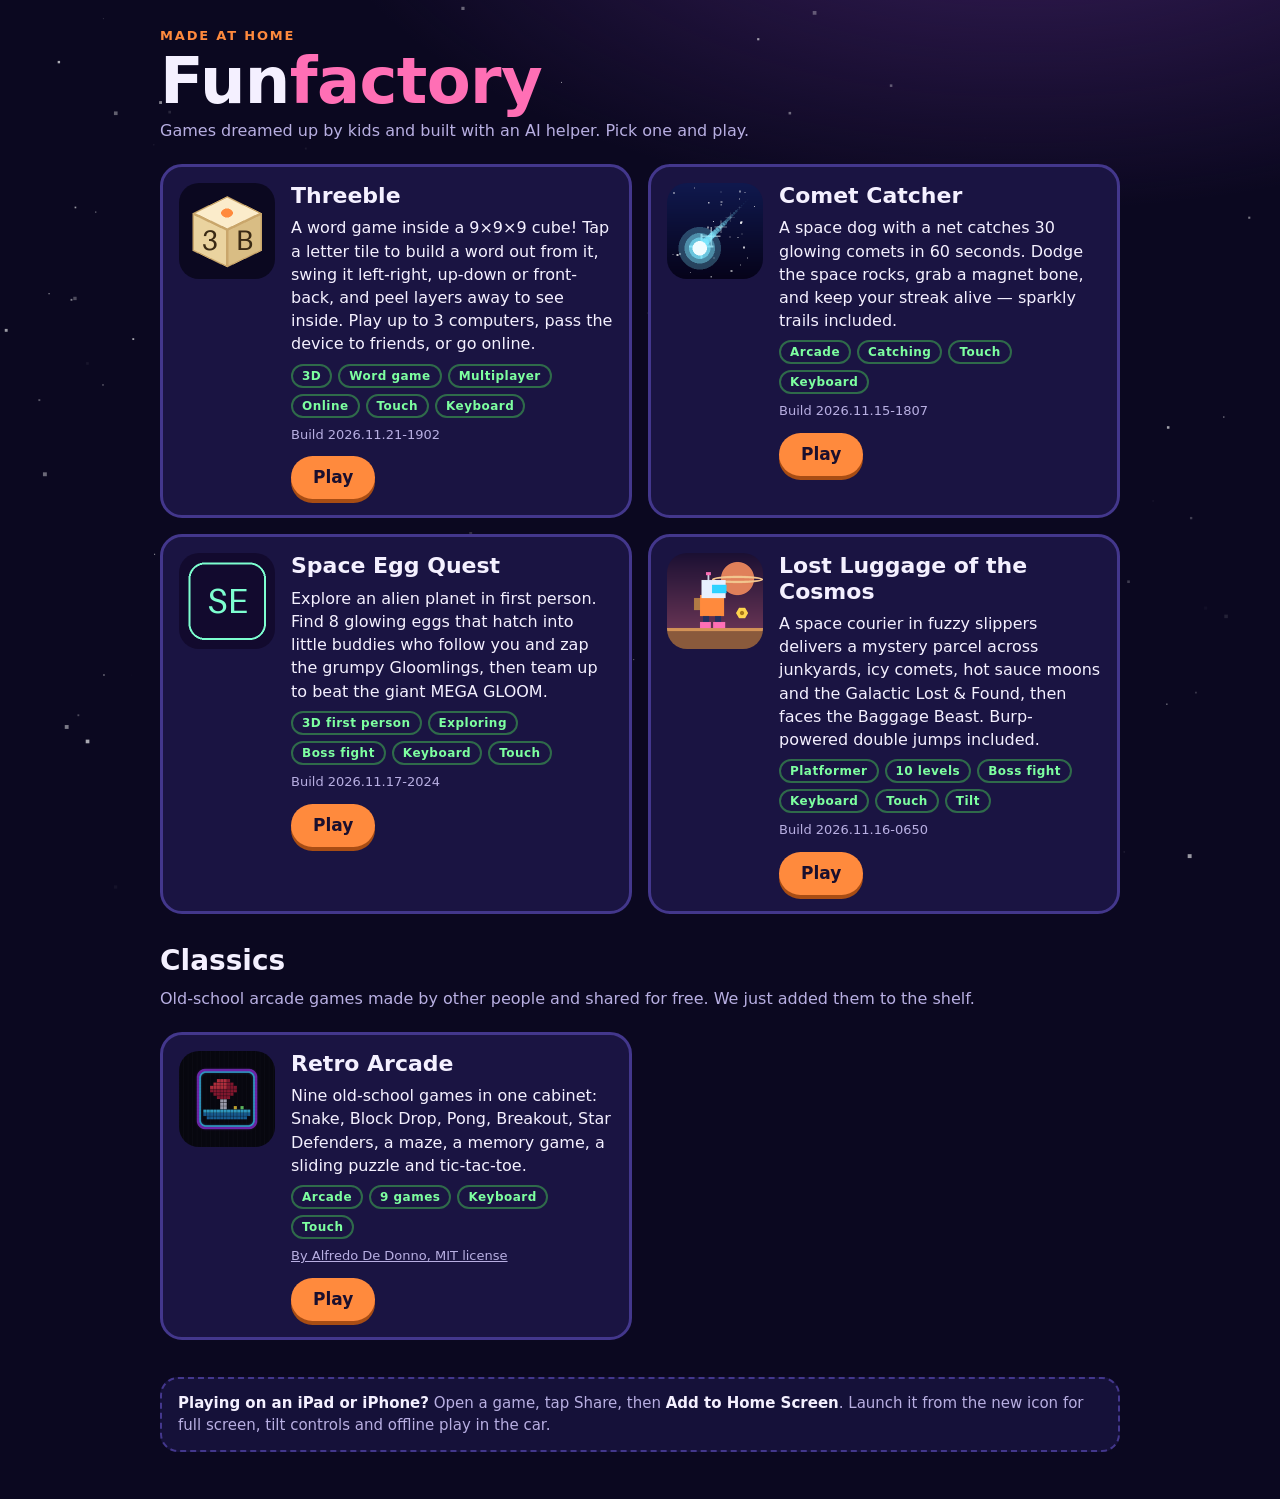
<file: index.html>
<!doctype html>
<html lang="en">
<head>
<meta charset="utf-8">
<meta name="robots" content="noindex">
<meta name="viewport" content="width=device-width,initial-scale=1,viewport-fit=cover">
<meta name="theme-color" content="#0b0820">
<title>Funfactory</title>
<meta name="apple-mobile-web-app-title" content="Funfactory">
<link rel="manifest" href="manifest.webmanifest">
<link rel="apple-touch-icon" href="apple-touch-icon.png">
<link rel="icon" type="image/png" sizes="48x48" href="favicon.png">
<link rel="icon" type="image/png" sizes="192x192" href="icon-192.png">
<style>
/* Layout: a single column of game cards on a starfield; cards go two-up on wide screens. No web fonts, no network. */
:root{
  --space:#0b0820; --panel:#1a1442; --edge:#43378c; --ink:#f4f0ff; --muted:#b8afe2;
  --orange:#ff8a3d; --pink:#ff6fb5; --green:#7dffa0;
  --display:"Avenir Next Rounded","Arial Rounded MT Bold",ui-rounded,"Trebuchet MS",system-ui,sans-serif;
  --body:"Trebuchet MS",ui-rounded,system-ui,-apple-system,"Segoe UI",Roboto,sans-serif;
  color-scheme:dark;
}
*{box-sizing:border-box}
html{background:var(--space)}
body{margin:0;min-height:100vh;color:var(--ink);font:16px/1.45 var(--body);
  background:radial-gradient(1200px 600px at 80% -10%, #3b1f5e 0%, transparent 60%), var(--space);
  padding:calc(env(safe-area-inset-top,0px) + 28px) max(16px,env(safe-area-inset-right,0px)) calc(env(safe-area-inset-bottom,0px) + 32px) max(16px,env(safe-area-inset-left,0px))}
#stars{position:fixed;inset:0;z-index:0;pointer-events:none}
main{position:relative;z-index:1;max-width:60rem;margin:0 auto;display:flex;flex-direction:column;gap:22px}
header{display:flex;flex-direction:column;gap:6px}
.eyebrow{font:800 13px var(--display);letter-spacing:.14em;text-transform:uppercase;color:var(--orange)}
h1{margin:0;font:800 clamp(36px,8vw,64px)/1 var(--display);letter-spacing:-.01em;text-wrap:balance}
h1 span{color:var(--pink)}
.lead{margin:0;color:var(--muted);max-width:40rem}
.grid{display:grid;grid-template-columns:repeat(auto-fill,minmax(min(100%,26rem),1fr));gap:16px}
.card{display:flex;gap:16px;align-items:flex-start;background:var(--panel);border:3px solid var(--edge);border-radius:22px;padding:16px;min-width:0}
.card img{width:96px;height:96px;border-radius:20px;flex:none;image-rendering:auto}
.card .body{display:flex;flex-direction:column;gap:8px;min-width:0}
.card h2{margin:0;font:800 22px/1.15 var(--display)}
.card p{margin:0;color:var(--ink)}
.card .build{font-size:13px;color:var(--muted)}
.tags{display:flex;flex-wrap:wrap;gap:6px}
.tag{font:800 12px var(--display);letter-spacing:.04em;color:var(--green);border:2px solid #2f6b4a;border-radius:999px;padding:3px 9px}
.play{align-self:flex-start;margin-top:4px;font:800 17px/1 var(--display);color:#1a0f2e;background:var(--orange);border-radius:999px;padding:13px 22px;
  text-decoration:none;box-shadow:0 4px 0 #a84d14}
.play:active{transform:translateY(2px);box-shadow:0 2px 0 #a84d14}
.play:focus-visible{outline:3px solid var(--green);outline-offset:3px}
.tip{background:rgba(26,20,66,.75);border:2px dashed var(--edge);border-radius:18px;padding:14px 16px;color:var(--muted);font-size:15px}
.tip b{color:var(--ink)}
h2.shelf{margin:10px 0 0;font:800 28px/1.1 var(--display)}
.shelf-lead{margin:-12px 0 0;color:var(--muted)}
.card .credit{font-size:13px;color:var(--muted)}
.card .credit a{color:var(--muted)}
@media (prefers-reduced-motion: reduce){.play:active{transform:none}}
</style>
</head>
<body>
<canvas id="stars" aria-hidden="true"></canvas>
<main>
  <header>
    <div class="eyebrow">Made at home</div>
    <h1>Fun<span>factory</span></h1>
    <p class="lead">Games dreamed up by kids and built with an AI helper. Pick one and play.</p>
  </header>

  <section class="grid" id="games" aria-label="Games"></section>

  <h2 class="shelf">Classics</h2>
  <p class="shelf-lead">Old-school arcade games made by other people and shared for free. We just added them to the shelf.</p>
  <section class="grid" id="classics" aria-label="Classics"></section>

  <p class="tip"><b>Playing on an iPad or iPhone?</b> Open a game, tap Share, then <b>Add to Home Screen</b>. Launch it from the new icon for full screen, tilt controls and offline play in the car.</p>
</main>

<script>
'use strict';
// GAME LIST: add one entry per game folder under games/ (newest first).
const GAMES = [
  {
    slug: 'threeble',
    title: 'Threeble',
    blurb: 'A word game inside a 9×9×9 cube! Tap a letter tile to build a word out from it, swing it left-right, up-down or front-back, and peel layers away to see inside. Play up to 3 computers, pass the device to friends, or go online.',
    tags: ['3D', 'Word game', 'Multiplayer', 'Online', 'Touch', 'Keyboard'],
  },
  {
    slug: 'comet-catcher',
    title: 'Comet Catcher',
    blurb: 'A space dog with a net catches 30 glowing comets in 60 seconds. Dodge the space rocks, grab a magnet bone, and keep your streak alive — sparkly trails included.',
    tags: ['Arcade', 'Catching', 'Touch', 'Keyboard'],
  },
  {
    slug: 'space-egg-quest',
    title: 'Space Egg Quest',
    blurb: 'Explore an alien planet in first person. Find 8 glowing eggs that hatch into little buddies who follow you and zap the grumpy Gloomlings, then team up to beat the giant MEGA GLOOM.',
    tags: ['3D first person', 'Exploring', 'Boss fight', 'Keyboard', 'Touch'],
  },
  {
    slug: 'lost-luggage-of-the-cosmos',
    title: 'Lost Luggage of the Cosmos',
    blurb: 'A space courier in fuzzy slippers delivers a mystery parcel across junkyards, icy comets, hot sauce moons and the Galactic Lost & Found, then faces the Baggage Beast. Burp-powered double jumps included.',
    tags: ['Platformer', '10 levels', 'Boss fight', 'Keyboard', 'Touch', 'Tilt'],
  },
];

// CLASSICS: free, openly licensed games by other people, kept under classics/ with their LICENSE and NOTICE.md.
// The Game Studio and the test harness only look in games/, so these are never rebuilt or bot-tested.
const CLASSICS = [
  {
    path: 'classics/arcade/',
    title: 'Retro Arcade',
    blurb: 'Nine old-school games in one cabinet: Snake, Block Drop, Pong, Breakout, Star Defenders, a maze, a memory game, a sliding puzzle and tic-tac-toe.',
    tags: ['Arcade', '9 games', 'Keyboard', 'Touch'],
    credit: { text: 'By Alfredo De Donno, MIT license', href: 'https://github.com/sirAlfry/retro-arcade-collection-phaser' },
  },
];

function card(g, href, icon) {
  const card = document.createElement('article'); card.className = 'card';
  const img = document.createElement('img'); img.src = icon; img.alt = '';
  img.onerror = () => img.remove();
  const body = document.createElement('div'); body.className = 'body';
  const h = document.createElement('h2'); h.textContent = g.title;
  const p = document.createElement('p'); p.textContent = g.blurb;
  const tags = document.createElement('div'); tags.className = 'tags';
  for (const t of g.tags || []) { const s = document.createElement('span'); s.className = 'tag'; s.textContent = t; tags.append(s); }
  const a = document.createElement('a'); a.className = 'play'; a.href = href; a.textContent = 'Play';
  body.append(h, p, tags);
  card.append(img, body);
  return { card, body, a };
}

const grid = document.getElementById('games');
for (const g of GAMES) {
  const { card: c, body, a } = card(g, `games/${g.slug}/`, `games/${g.slug}/icon-192.png`);
  // The build number (Eastern date and time it was published) lets players see that an update came through.
  const b = document.createElement('p'); b.className = 'build'; b.hidden = true;
  fetch(`games/${g.slug}/build.json`, { cache: 'no-cache' }).then(r => r.ok ? r.json() : null)
    .then(j => { if (j && j.build) { b.textContent = `Build ${j.build}`; b.hidden = false; } }).catch(() => {});
  body.append(b, a); grid.append(c);
}

const shelf = document.getElementById('classics');
for (const g of CLASSICS) {
  const { card: c, body, a } = card(g, g.path, `${g.path}assets/icons/icon-192.png`);
  const cr = document.createElement('p'); cr.className = 'credit';
  const link = document.createElement('a'); link.href = g.credit.href; link.textContent = g.credit.text; link.rel = 'noopener';
  cr.append(link); body.append(cr, a); shelf.append(c);
}

// twinkling starfield
const c = document.getElementById('stars'), x = c.getContext('2d');
let W = 0, H = 0; const stars = Array.from({ length: 140 }, () => ({ x: Math.random(), y: Math.random(), s: Math.random() * 1.6 + 0.4, t: Math.random() * 6 }));
function size() { const d = Math.min(devicePixelRatio || 1, 2); W = c.width = innerWidth * d; H = c.height = innerHeight * d; c.style.width = innerWidth + 'px'; c.style.height = innerHeight + 'px'; }
function draw(now) {
  x.clearRect(0, 0, W, H);
  for (const s of stars) { x.globalAlpha = 0.35 + 0.35 * Math.sin(now / 700 + s.t); x.fillStyle = '#fff'; x.fillRect(s.x * W, s.y * H, s.s * 2, s.s * 2); }
  if (!matchMedia('(prefers-reduced-motion: reduce)').matches) requestAnimationFrame(draw);
}
addEventListener('resize', size); size(); requestAnimationFrame(draw);
</script>
</body>
</html>
</file>
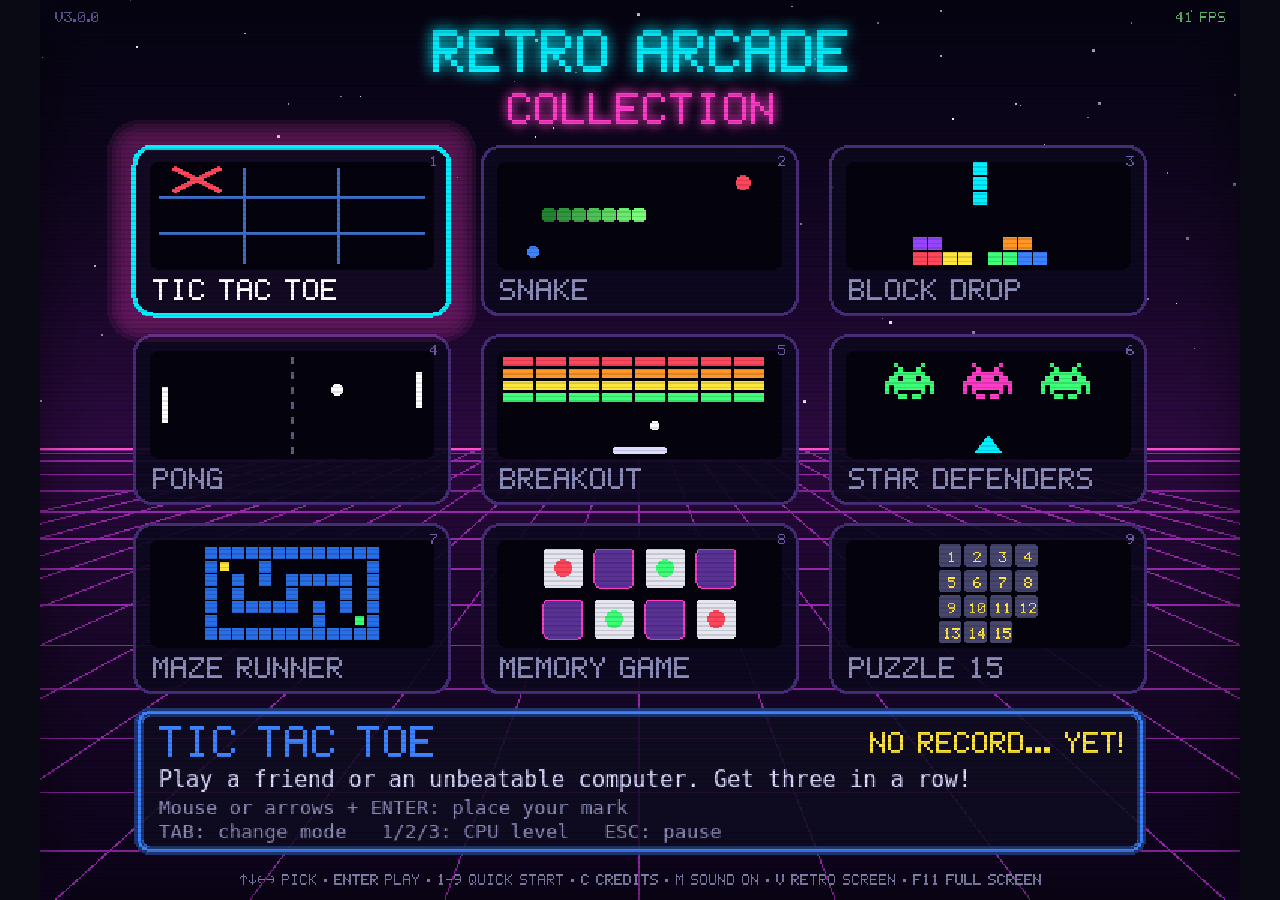
<file: classics/arcade/index.html>
<!DOCTYPE html>
<html lang="en">
<head>
  <meta charset="UTF-8" />
  <!-- viewport-fit=cover: usa tutto lo schermo (notch inclusi), i margini sicuri sono gestiti nel CSS -->
  <meta name="viewport" content="width=device-width, initial-scale=1, maximum-scale=1, user-scalable=no, viewport-fit=cover" />
  <title>Retro Arcade Collection — Phaser 4</title>
  <meta name="description" content="9 classic arcade games (Snake, Block Drop, Pong, Breakout, Star Defenders and more) with a synthwave menu, chiptune sound and saved records. Play on a computer, tablet or phone." />

  <!-- Installabile come app (PWA): schermo intero e icona nella home -->
  <link rel="manifest" href="manifest.json" />
  <meta name="theme-color" content="#0a0818" />
  <meta name="mobile-web-app-capable" content="yes" />
  <meta name="apple-mobile-web-app-capable" content="yes" />
  <meta name="apple-mobile-web-app-status-bar-style" content="black-translucent" />
  <meta name="apple-mobile-web-app-title" content="Retro Arcade" />
  <link rel="icon" type="image/png" sizes="32x32" href="assets/icons/favicon-32.png" />
  <link rel="apple-touch-icon" href="assets/icons/apple-touch-icon.png" />

  <link rel="stylesheet" href="src/ui/virtual-pad.css" />
</head>
<body>
  <div id="app" class="pad-off">
    <div id="stage"><div id="game"></div></div>

    <!-- Gamepad virtuale (mostrato automaticamente sui dispositivi touch) -->
    <div class="pad pad-left">
      <div id="pad-sys" class="pad-row"></div>
      <div id="pad-dpad" class="pad-row"></div>
    </div>
    <div class="pad pad-right">
      <div id="pad-util" class="pad-row"></div>
      <div id="pad-actions" class="pad-row"></div>
    </div>
  </div>
  <div id="fab" hidden></div>

  <div id="boot"><p><span>LOADING…</span></p></div>

  <div id="file-warning" hidden>
    <p>
      ⚠️ This game uses <b>ES Modules</b>, so it cannot be opened by double-clicking the file (<code>file://</code>).<br />
      Start a local server in this folder, for example:<br /><br />
      <code>bunx serve</code> &nbsp;or&nbsp; <code>python3 -m http.server 3000</code><br /><br />
      then open <code>http://localhost:3000</code>
    </p>
  </div>
  <script>
    if (location.protocol === 'file:') {
      document.getElementById('file-warning').hidden = false;
      document.getElementById('boot').remove();
    }
  </script>
  <noscript>
    <p style="padding:24px;text-align:center">You need to turn on JavaScript in your browser to play.</p>
  </noscript>

  <script type="module" src="src/main.js"></script>
</body>
</html>
</file>
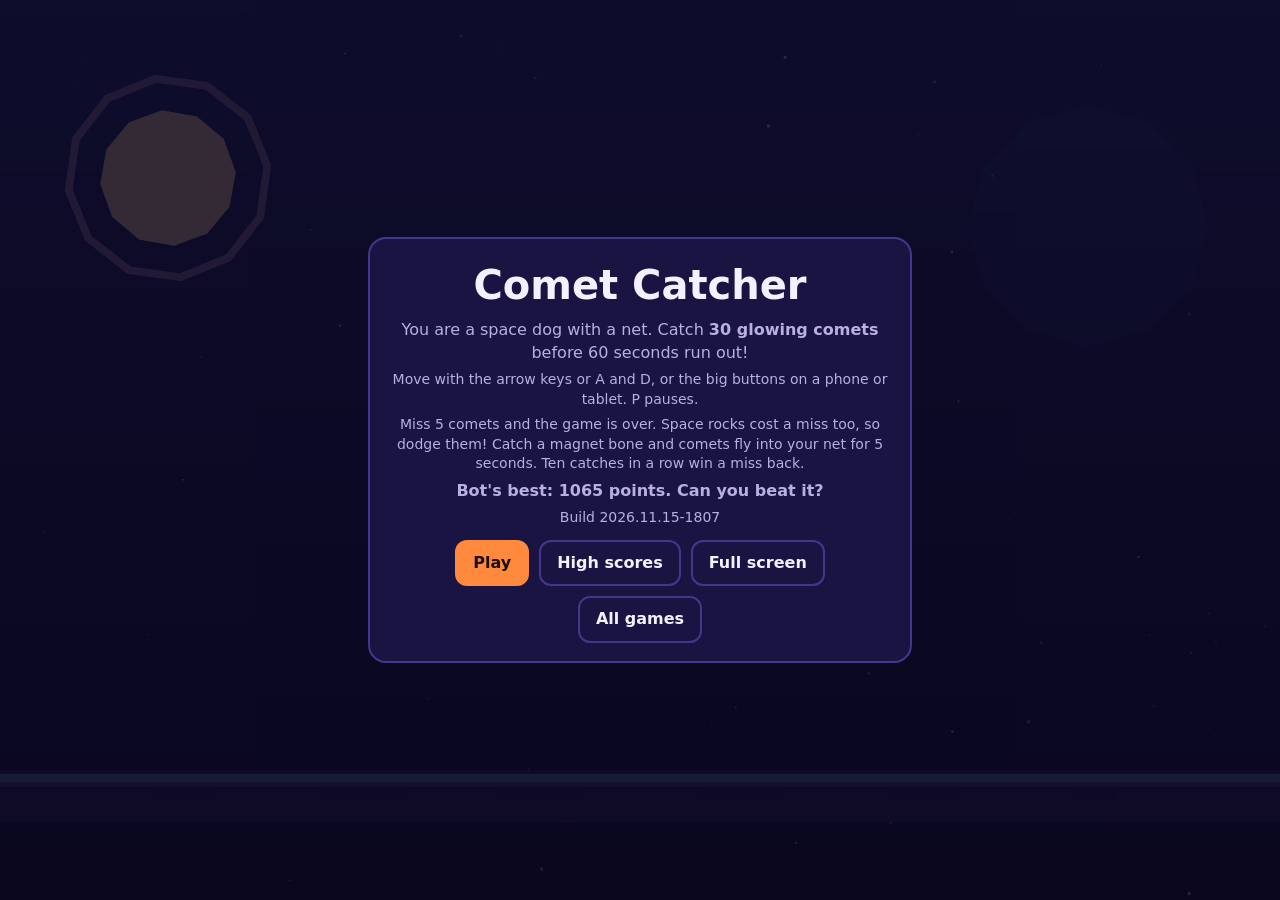
<file: games/comet-catcher/index.html>
<!doctype html>
<html lang="en">
<head>
<meta charset="utf-8">
<meta name="robots" content="noindex">
<meta name="viewport" content="width=device-width,initial-scale=1,maximum-scale=1,user-scalable=no,viewport-fit=cover">
<meta name="apple-mobile-web-app-capable" content="yes">
<meta name="mobile-web-app-capable" content="yes">
<meta name="theme-color" content="#0d1030">
<meta name="apple-mobile-web-app-status-bar-style" content="black-translucent">
<meta name="apple-mobile-web-app-title" content="Comet Catcher">
<link rel="manifest" href="manifest.webmanifest">
<link rel="apple-touch-icon" href="apple-touch-icon.png">
<link rel="icon" href="icon-192.png">
<title>Comet Catcher</title>
</head>
<body>
<style>
/* Layout: one full-screen WebGL canvas. The HUD, menus and touch buttons are plain HTML on top of it. */
:root { --space:#0d1030; --panel:#1a1442; --edge:#43378c; --ink:#f4f0ff; --muted:#b8afe2; --hot:#ff8a3d; --good:#7dffa0; --cyan:#7ce8ff; }
* { box-sizing: border-box; }
[hidden] { display: none !important; }
/* The page is pinned so it can never scroll, even when a host adds padding around it. */
html { box-sizing: border-box; overflow: hidden; height: 100%; background: var(--space); }
body { position: fixed; inset: 0; margin: 0; overflow: hidden; color: var(--ink);
  font: 16px/1.4 "Trebuchet MS", system-ui, sans-serif;
  touch-action: none; user-select: none; -webkit-user-select: none; -webkit-touch-callout: none; }
canvas { position: absolute; inset: 0; width: 100%; height: 100%; display: block; }
#hud { position: absolute; top: max(8px, env(safe-area-inset-top)); left: max(12px, env(safe-area-inset-left)); right: max(12px, env(safe-area-inset-right));
  display: flex; gap: 14px; align-items: center; font-weight: 700; pointer-events: none; }
#hud .spacer { flex: 1; }
#hudLives { display: inline-flex; gap: 4px; align-items: center; margin-left: 2px; }
#hudLives i { width: 12px; height: 12px; border-radius: 50%; background: var(--good); border: 2px solid #2f6b4a; }
#hudLives i.off { background: #3a3468; border-color: #2c2757; }
#hudMagnet { color: var(--cyan); }
#hudTime.urgent { color: #ff6b8d; animation: blink 0.5s steps(2) infinite; }
@keyframes blink { 50% { opacity: 0.45; } }
button { font: inherit; font-weight: 700; color: var(--ink); background: var(--panel); border: 2px solid var(--edge);
  border-radius: 12px; padding: 10px 16px; min-height: 44px; cursor: pointer; }
button.primary { background: var(--hot); border-color: var(--hot); color: #1b0d00; }
#btnPause { pointer-events: auto; }
.screen { position: absolute; inset: 0; display: flex; align-items: center; justify-content: center; padding: 16px; background: rgba(11,8,32,.82); overflow: auto; }
.screen[hidden] { display: none; }
.card { width: min(34rem, 100%); max-height: 100%; overflow: auto; background: var(--panel); border: 2px solid var(--edge); border-radius: 18px; padding: 18px 20px; text-align: center; }
.card h1 { margin: 0 0 6px; font-size: clamp(26px, 6vw, 40px); }
.card p { margin: 6px 0; color: var(--muted); }
.row { display: flex; gap: 10px; justify-content: center; flex-wrap: wrap; margin-top: 12px; }
.note { font-size: 14px; color: var(--muted); }
.good { color: var(--good); font-weight: 700; }
table { margin: 10px auto 0; border-collapse: collapse; }
td { padding: 2px 10px; text-align: left; }
tr.new td { color: var(--good); font-weight: 700; }
/* 16px or bigger, or iOS zooms the page when the field is tapped */
#initials { font: 700 24px monospace; width: 5.5ch; text-align: center; text-transform: uppercase; padding: 6px; border-radius: 10px; border: 2px solid var(--edge); background: #fff; color: #111; user-select: text; -webkit-user-select: text; }
/* Touch buttons: only shown on touch screens (see "isTouch" in the script). Big, for thumbs. */
#touch { position: absolute; left: max(16px, env(safe-area-inset-left)); right: max(16px, env(safe-area-inset-right));
  bottom: max(16px, env(safe-area-inset-bottom)); display: flex; justify-content: space-between; gap: 10px; }
#touch[hidden] { display: none; }
#touch button { padding: 0; width: 104px; height: 84px; font-size: 34px; opacity: .8; border-radius: 20px; }
/* floating "+12" style popups over the canvas */
#pops { position: absolute; inset: 0; pointer-events: none; overflow: hidden; }
#pops span { position: absolute; font: 800 20px "Trebuchet MS", system-ui, sans-serif; color: var(--cyan);
  text-shadow: 0 1px 0 #143; animation: rise .8s ease-out forwards; }
@keyframes rise { from { opacity: 1; transform: translateY(0); } to { opacity: 0; transform: translateY(-46px); } }
</style>

<canvas id="view"></canvas>

<div id="hud" hidden>
  <span id="hudComets">Comets: 0/30</span>
  <span id="hudScore">Score: 0</span>
  <span id="hudTime">Time: 60</span>
  <span>Lives:<span id="hudLives"></span></span>
  <span id="hudMagnet" hidden></span>
  <span class="spacer"></span>
  <button id="btnPause" aria-label="Pause">II</button>
</div>

<div id="touch" hidden>
  <button id="tLeft" aria-label="Move left">&#9664;</button>
  <button id="tRight" aria-label="Move right">&#9654;</button>
</div>

<div id="pops"></div>

<section class="screen" id="scrTitle">
  <div class="card">
    <h1>Comet Catcher</h1>
    <p>You are a space dog with a net. Catch <b>30 glowing comets</b> before 60 seconds run out!</p>
    <p class="note">Move with the arrow keys or A and D, or the big buttons on a phone or tablet. P pauses.</p>
    <p class="note">Miss 5 comets and the game is over. Space rocks cost a miss too, so dodge them!
    Catch a magnet bone and comets fly into your net for 5 seconds. Ten catches in a row win a miss back.</p>
    <p id="titleTop"></p>
    <p id="titleBot" class="good"></p>
    <p id="titleBuild" class="note"></p>
    <div class="row">
      <button class="primary" id="btnPlay">Play</button>
      <button id="btnScores">High scores</button>
      <button id="btnFull">Full screen</button>
      <button id="allGames" hidden>All games</button>
    </div>
    <p class="note" id="fullNote" hidden></p>
  </div>
</section>

<section class="screen" id="scrPause" hidden>
  <div class="card">
    <h1>Paused</h1>
    <div class="row"><button class="primary" id="btnResume">Keep playing</button><button id="btnQuit">Quit to title</button></div>
  </div>
</section>

<section class="screen" id="scrEnd" hidden>
  <div class="card">
    <h1 id="endTitle"></h1>
    <p id="endWhy"></p>
    <p id="endScore"></p>
    <p id="endBot" class="good"></p>
    <div id="endForm" hidden>
      <p>You made the high score table! Enter your initials:</p>
      <div class="row"><input id="initials" maxlength="3" autocomplete="off" autocapitalize="characters" spellcheck="false"><button class="primary" id="btnSave">Save</button></div>
    </div>
    <div id="endTable"></div>
    <div class="row"><button class="primary" id="btnAgain">Play again</button><button id="btnMenu">Title</button></div>
  </div>
</section>

<section class="screen" id="scrScores" hidden>
  <div class="card">
    <h1>High scores</h1>
    <div id="scoresTable"></div>
    <div class="row"><button class="primary" id="btnBack">Back</button></div>
  </div>
</section>

<!-- The test harness writes the bots' scores between these two markers. Keep them before the main script. -->
<!-- The build number, written by stamp_build.py right before publishing. -->
<!-- BUILD-START -->
<script>window.GAME_BUILD = "2026.11.15-1807";</script>
<!-- BUILD-END -->
<!-- BOT-SCORES-START -->
<script>window.BOT_SCORES = {"game":"Comet Catcher","bots":{"evolutionary":{"label":"Evolution Bot","start":1040,"mid":1065,"best":1065,"won":true,"passes":[1040,1065,1065]}},"updated":"2026-11-15T21:13:19Z","champion":{"bot":"evolutionary","label":"Evolution Bot","score":1065,"won":true}};</script>
<!-- BOT-SCORES-END -->

<script>
'use strict';
// =====================================================================================
// COMET CATCHER. A space dog with a net catches 30 falling comets in 60 seconds.
// Built from the Funfactory starter; the plumbing (fixed-step update, one Input
// object, seeded random numbers, saved high scores, pause, touch, test hook) is
// unchanged. The game itself lives in CFG and the Game object.
// =====================================================================================

// ---------- CONFIG ----------
// GAME_ID must be exactly the game's folder name. Saved data is stored under "<GAME_ID>.something".
const GAME_ID = 'comet-catcher';
const TITLE = 'Comet Catcher';      // also change the <title>, the title screen heading and manifest.webmanifest
const SCORE_NAME = 'points';       // what the score is called on screen
const CFG = {                       // every tuning number lives here
  W: 16, H: 9,                      // size of the world, in world units (the camera shows all of it)
  STEPS_PER_SECOND: 60,             // the simulation always moves in fixed steps of exactly 1/60 s
  LIVES: 5,                         // missed comets AND space-rock bumps come out of this one pool
  DOG_X0: 8, DOG_Y: 8.15, DOG_SPEED: 12,
  NET_Y: 6.9, NET_HALF: 1.35, NET_BAND: 0.8,   // the net: catch a comet that is this close to it
  WIN_AT: 30, TIME_LIMIT: 60,
  COMET_R: 0.35,
  COMET_FALL0: 2.4, COMET_FALL1: 3.6,          // fall speed of the first comet ... the 30th
  COMET_EVERY0: 1.65, COMET_EVERY1: 1.02,      // seconds between comets, ramping up the same way
  MIN_GAP: 1.4,                    // no comet may reach the net sooner than this after the one
                                   // before it, so a running dog can always make the catch
  FIRST_COMET: 0.55, DRIFT: 0.45,              // comets drift sideways a little
  ROCK_R: 0.55, ROCK_FALL0: 2.9, ROCK_FALL1: 4.2,
  ROCK_FIRST: 3.4, ROCK_EVERY0: 6.0, ROCK_EVERY1: 3.6, ROCK_AWAY: 2.6,  // rocks never spawn above the dog
  SAFE_SECONDS: 1.2,               // can't be hurt for this long after a rock bump
  BONE_FIRST: 6.5, BONE_EVERY: 10, BONE_FALL: 2.6, BONE_POINTS: 25,
  MAGNET_SECONDS: 5, MAGNET_PULL: 2.6, MAGNET_RANGE: 6.5,
  COMET_POINTS: 10, STREAK_BONUS: 2, STREAK_CAP: 10,  // +2 per catch in a row, up to +20
  LIFE_BACK: 10,                   // every 10 catches in a row win a life back (up to 5)
  TIME_BONUS: 5, LIFE_BONUS: 25,   // extra points when you win, for seconds and lives left
  FLOOR_Y: 8.55,                   // world y of the ground; a comet past it has been missed
  MAX_SECONDS: 66,                 // a bot run longer than this counts as a fail
};
const STEP = 1 / CFG.STEPS_PER_SECOND;
const $ = id => document.getElementById(id);
const clamp = (v, lo, hi) => Math.max(lo, Math.min(hi, v));
const lerp = (a, b, t) => a + (b - a) * t;

// ---------- SEEDED RANDOM NUMBERS ----------
// Use rand() for anything that changes the game (where things appear, which way they move), so the
// same seed always gives the same game. Math.random() is fine for looks only (sparkles, shake).
let rngState = 1;
function seedRandom(seed) { rngState = (seed >>> 0) || 1; }
function rand() { // "mulberry32": small, fast and good enough for games
  let t = (rngState += 0x6D2B79F5);
  t = Math.imul(t ^ (t >>> 15), t | 1);
  t ^= t + Math.imul(t ^ (t >>> 7), t | 61);
  return ((t ^ (t >>> 14)) >>> 0) / 4294967296;
}

// ---------- SAVED DATA ----------
// Every key is prefixed with the folder name. If the browser blocks storage, scores stay in memory.
const store = {
  mem: {},
  ok: (() => { try { const k = GAME_ID + '.__test'; localStorage.setItem(k, '1'); localStorage.removeItem(k); return true; } catch { return false; } })(),
  get(key, fallback) {
    try { const v = localStorage.getItem(GAME_ID + '.' + key); if (v != null) return JSON.parse(v); } catch { /* blocked or bad data */ }
    return key in this.mem ? this.mem[key] : fallback;
  },
  set(key, value) { this.mem[key] = value; try { localStorage.setItem(GAME_ID + '.' + key, JSON.stringify(value)); } catch { /* memory only */ } },
};
const Scores = { // top-10 table: [{ initials, score, detail, date }], highest first
  list() { const l = store.get('scores', []); return Array.isArray(l) ? l : []; },
  qualifies(score) { const l = this.list(); return score > 0 && (l.length < 10 || score > l[l.length - 1].score); },
  add(initials, score, detail) {
    const entry = { initials, score, detail, date: new Date().toISOString().slice(0, 10) };
    const l = this.list(); l.push(entry);
    l.sort((a, b) => b.score - a.score); // sort is stable, so ties keep the earlier entry first
    store.set('scores', l.slice(0, 10)); store.set('initials', initials);
    return l.indexOf(entry); // its row in the table (10 or more means it did not make the cut)
  },
  top() { const l = this.list(); return l.length ? l[0].score : 0; },
};

// ---------- SOUND (made in code; starts only after the first tap or key, an iOS rule) ----------
const Sound = {
  ctx: null,
  unlock() { if (this.ctx || Hook.mode === 'bot') return; try { this.ctx = new (window.AudioContext || window.webkitAudioContext)(); } catch { /* no sound */ } },
  tone(freq, seconds = 0.12, type = 'square', slideTo = 0, gain = 0.12, delay = 0) {
    if (!this.ctx || Hook.mode === 'bot') return;
    const o = this.ctx.createOscillator(), g = this.ctx.createGain(), t = this.ctx.currentTime + delay;
    o.type = type; o.frequency.setValueAtTime(freq, t);
    if (slideTo) o.frequency.exponentialRampToValueAtTime(Math.max(20, slideTo), t + seconds);
    g.gain.setValueAtTime(gain, t); g.gain.exponentialRampToValueAtTime(0.001, t + seconds);
    o.connect(g).connect(this.ctx.destination); o.start(t); o.stop(t + seconds + 0.02);
  },
  woof() { // a cartoon "ruff": two quick low barks with a pitch drop
    this.tone(150, 0.09, 'square', 95, 0.14);
    this.tone(320, 0.06, 'triangle', 210, 0.1, 0.05);
  },
  bleep(streak) { this.tone(Math.min(1000, 500 + 40 * streak), 0.09, 'square', 0, 0.08); },
  miss() { this.tone(260, 0.3, 'sawtooth', 120, 0.1); },
  thud() { this.tone(80, 0.18, 'square', 45, 0.16); this.tone(240, 0.07, 'triangle', 120, 0.08); },
  bone() { this.tone(660, 0.08, 'triangle'); this.tone(880, 0.08, 'triangle', 0, 0.1, 0.08); this.tone(1100, 0.12, 'triangle', 0, 0.1, 0.16); },
  lifeBack() { this.tone(700, 0.09, 'triangle'); this.tone(1050, 0.14, 'triangle', 0, 0.11, 0.09); },
  tick() { this.tone(1000, 0.04, 'square', 0, 0.05); },
  win() { [523, 659, 784, 1047].forEach((f, i) => this.tone(f, 0.16, 'triangle', 0, 0.12, i * 0.13)); },
  lose() { [300, 240, 170].forEach((f, i) => this.tone(f, 0.2, 'sawtooth', f * 0.7, 0.1, i * 0.16)); },
};

// ---------- INPUT ----------
// Keyboard, touch buttons and the test hook all feed this one object. The game only ever reads
// Input.x(). Add new buttons here, never in Game.update.
const Hook = { mode: null, steps: 0, bot: { x: 0 } }; // test hook state; the hook itself is at the end
const Input = {
  keys: new Set(),    // keyboard keys held right now (KeyboardEvent.code)
  touch: new Set(),   // touch buttons held right now: 'left', 'right'
  held(dir, ...codes) { return this.touch.has(dir) || codes.some(c => this.keys.has(c)); },
  x() { return Hook.mode === 'bot' ? Hook.bot.x : (this.held('right', 'ArrowRight', 'KeyD') ? 1 : 0) - (this.held('left', 'ArrowLeft', 'KeyA') ? 1 : 0); },
  clear() { this.keys.clear(); this.touch.clear(); },
};
const isTouch = matchMedia('(pointer: coarse)').matches || 'ontouchstart' in window;
const typing = e => e.target && e.target.matches && e.target.matches('input, textarea');

addEventListener('keydown', e => {
  Sound.unlock();
  if (typing(e)) return;                       // typing initials: no game shortcuts
  if (e.code.startsWith('Arrow') || e.code === 'Space') e.preventDefault();
  if (e.repeat) return;
  Input.keys.add(e.code);
  if (e.code === 'KeyP' || e.code === 'Escape') Game.togglePause();
  if (e.code === 'KeyF') Full.toggle();
  if (e.code === 'Enter') UI.primary();
});
addEventListener('keyup', e => Input.keys.delete(e.code));
addEventListener('blur', () => { Input.clear(); if (!Hook.mode) Game.pause(); });
document.addEventListener('visibilitychange', () => { if (document.hidden && !Hook.mode) Game.pause(); });
// stop pinch-zoom, double-tap zoom and long-press menus over the game
for (const ev of ['gesturestart', 'contextmenu', 'dblclick']) addEventListener(ev, e => { if (!typing(e)) e.preventDefault(); });
function bindHold(id, dir) { // a touch button that counts as "held" while a finger is on it
  const el = $(id);
  const down = e => { e.preventDefault(); Sound.unlock(); Input.touch.add(dir); };
  const up = e => { e.preventDefault(); Input.touch.delete(dir); };
  el.addEventListener('pointerdown', down); el.addEventListener('pointerup', up);
  el.addEventListener('pointercancel', up); el.addEventListener('pointerleave', up);
}
bindHold('tLeft', 'left'); bindHold('tRight', 'right');

// ---------- THE GAME ----------
// state: 'title' | 'play' | 'paused' | 'won' | 'lost'
const COMET_COLORS = [['#7ce8ff', '#e8fbff'], ['#ffd166', '#fff6db']]; // [glow, core] — icy cyan and warm gold
const Game = {
  state: 'title', score: 0, lives: CFG.LIVES, hits: 0,
  caught: 0, streak: 0, bestStreak: 0, timeLeft: CFG.TIME_LIMIT, elapsed: 0,
  dog: null, comets: [], rocks: [], bones: [], fx: [],
  nextComet: 0, nextRock: 0, nextBone: 0, magnet: 0, lastTick: 99,

  start(seed = (Date.now() >>> 0)) {
    seedRandom(seed);
    this.score = 0; this.lives = CFG.LIVES; this.hits = 0;
    this.caught = 0; this.streak = 0; this.bestStreak = 0;
    this.timeLeft = CFG.TIME_LIMIT; this.elapsed = 0;
    this.dog = { x: CFG.DOG_X0, y: CFG.DOG_Y, face: 1, safe: 0, moving: false };
    this.comets = []; this.rocks = []; this.bones = []; this.fx = [];
    this.nextComet = CFG.FIRST_COMET; this.nextRock = CFG.ROCK_FIRST; this.nextBone = CFG.BONE_FIRST;
    this.magnet = 0; this.lastTick = 99;
    this.state = 'play';
    UI.show(null);
  },

  // how hard the game is right now: 0 at the first comet, 1 at the 30th
  ramp() { return clamp(this.caught / CFG.WIN_AT, 0, 1); },

  spawnComet() {
    const t = this.ramp();
    const x = 0.9 + rand() * (CFG.W - 1.8);
    const vx = (rand() * 2 - 1) * CFG.DRIFT;
    let vy = lerp(CFG.COMET_FALL0, CFG.COMET_FALL1, t);
    // Fairness rule: a comet may not reach the net sooner than MIN_GAP seconds after the last
    // one still in the air, so one running dog can always get from any catch to the next.
    let last = 0; // seconds until the latest still-catchable comet reaches the net line
    for (const c of this.comets) if (c.y < CFG.NET_Y) last = Math.max(last, (CFG.NET_Y - c.y) / c.vy);
    const tta = clamp(Math.max((CFG.NET_Y + 0.6) / vy, last + CFG.MIN_GAP), 0, 4.2); // time to the net line
    vy = (CFG.NET_Y + 0.6) / tta;
    this.comets.push({ x, y: -0.6, spawnY: -0.6, vy, vx, col: rand() < 0.55 ? 0 : 1, hist: [], h2: 0 });
  },
  spawnRock() {
    let x;
    do { x = 1 + rand() * (CFG.W - 2); } while (Math.abs(x - this.dog.x) < CFG.ROCK_AWAY); // never right above the dog
    this.rocks.push({
      x, y: -0.7, vy: lerp(CFG.ROCK_FALL0, CFG.ROCK_FALL1, this.ramp()),
      rot: rand() * 6.28, spin: 0.9 + rand() * 0.6, shape: Math.floor(rand() * 3),
    });
  },
  spawnBone() { this.bones.push({ x: 1.2 + rand() * (CFG.W - 2.4), y: -0.5, vy: CFG.BONE_FALL }); },

  // One fixed step of the simulation. No drawing and no real clock in here: the test hook calls
  // this thousands of times a second to let bots play.
  update(dt) {
    if (this.state !== 'play') return;
    this.elapsed += dt;
    this.timeLeft -= dt;
    if (this.timeLeft <= 0) return this.end(false, 'time');
    // tick-tock in the last five seconds
    const tl = Math.ceil(this.timeLeft);
    if (tl <= 5 && tl !== this.lastTick) { this.lastTick = tl; Sound.tick(); }

    // the dog
    const d = this.dog, dx = Input.x();
    d.x = clamp(d.x + dx * CFG.DOG_SPEED * dt, 0.8, CFG.W - 0.8);
    if (dx) d.face = dx > 0 ? 1 : -1;
    d.moving = dx !== 0;
    d.safe = Math.max(0, d.safe - dt);
    this.magnet = Math.max(0, this.magnet - dt);

    // spawning (all from the seeded rand(), so the same seed gives the same game)
    const t = this.ramp();
    this.nextComet -= dt;
    while (this.nextComet <= 0) { this.spawnComet(); this.nextComet += lerp(CFG.COMET_EVERY0, CFG.COMET_EVERY1, t) * (0.82 + 0.36 * rand()); }
    this.nextRock -= dt;
    while (this.nextRock <= 0) { this.spawnRock(); this.nextRock += lerp(CFG.ROCK_EVERY0, CFG.ROCK_EVERY1, t) * (0.8 + 0.4 * rand()); }
    this.nextBone -= dt;
    while (this.nextBone <= 0) { this.spawnBone(); this.nextBone += CFG.BONE_EVERY * (0.9 + 0.2 * rand()); }

    // comets: fall, drift, get pulled by the magnet, and (we hope) get caught
    for (let i = this.comets.length - 1; i >= 0; i--) {
      const c = this.comets[i];
      c.x += c.vx * dt;
      if (c.x < 0.45) { c.x = 0.45; c.vx = Math.abs(c.vx); }        // bounce off the side of the sky
      if (c.x > CFG.W - 0.45) { c.x = CFG.W - 0.45; c.vx = -Math.abs(c.vx); }
      if (this.magnet > 0 && c.y < CFG.NET_Y && Math.abs(c.x - d.x) < CFG.MAGNET_RANGE) {
        c.x += clamp(d.x - c.x, -CFG.MAGNET_PULL * dt, CFG.MAGNET_PULL * dt); // the bone tugs comets toward the net
      }
      c.y += c.vy * dt;
      c.h2 ^= 1; if (c.h2) { c.hist.push([c.x, c.y]); if (c.hist.length > 15) c.hist.shift(); }
      // caught!
      if (Math.abs(c.x - d.x) < CFG.NET_HALF && Math.abs(c.y - CFG.NET_Y) < CFG.NET_BAND) {
        this.comets.splice(i, 1);
        this.streak++; this.bestStreak = Math.max(this.bestStreak, this.streak);
        const pts = CFG.COMET_POINTS + CFG.STREAK_BONUS * Math.min(this.streak, CFG.STREAK_CAP);
        this.score += pts;
        Sound.woof(); Sound.bleep(this.streak);
        this.burst(c.x, CFG.NET_Y, COMET_COLORS[c.col][0], 12, 'burst');
        this.burst(c.x, CFG.NET_Y, '#ffffff', 4, 'ring');
        UI.pop(c.x, CFG.NET_Y - 0.4, '+' + pts, COMET_COLORS[c.col][0]);
        if (this.streak % CFG.LIFE_BACK === 0 && this.lives < CFG.LIVES) {
          this.lives++; Sound.lifeBack(); UI.pop(d.x, CFG.NET_Y - 1.1, '+1 life!', '#7dffa0');
        }
        if (++this.caught >= CFG.WIN_AT) return this.end(true);
        continue;
      }
      // missed!
      if (c.y > CFG.FLOOR_Y) {
        this.comets.splice(i, 1);
        this.burst(c.x, CFG.FLOOR_Y, '#8f86c9', 8, 'dust');
        this.loseLife('miss'); Sound.miss();
        if (this.state !== 'play') return;
      }
    }

    // rocks: they fall straight, and bumping one costs a life
    for (let i = this.rocks.length - 1; i >= 0; i--) {
      const r = this.rocks[i];
      r.y += r.vy * dt;
      if (d.safe <= 0 && Math.abs(r.x - d.x) < 1.05 && r.y > 7.45 && r.y < 8.7) {
        this.rocks.splice(i, 1);
        this.burst(r.x, r.y, '#ffb066', 10, 'burst');
        this.loseLife('rock'); Sound.thud();
        if (this.state !== 'play') return;
        continue;
      }
      if (r.y > CFG.FLOOR_Y + 0.3) { this.rocks.splice(i, 1); this.burst(r.x, CFG.FLOOR_Y + 0.2, '#6e659c', 7, 'dust'); }
    }

    // magnet bones: catch one and comets fly to your net for a while
    for (let i = this.bones.length - 1; i >= 0; i--) {
      const b = this.bones[i];
      if (this.magnet > 0 && b.y < CFG.NET_Y && Math.abs(b.x - d.x) < CFG.MAGNET_RANGE) {
        b.x += clamp(d.x - b.x, -CFG.MAGNET_PULL * dt, CFG.MAGNET_PULL * dt);
      }
      b.y += b.vy * dt;
      if (Math.abs(b.x - d.x) < CFG.NET_HALF && Math.abs(b.y - CFG.NET_Y) < CFG.NET_BAND) {
        this.bones.splice(i, 1);
        this.magnet = CFG.MAGNET_SECONDS; this.score += CFG.BONE_POINTS;
        Sound.bone(); this.burst(b.x, CFG.NET_Y, '#7ce8ff', 14, 'burst');
        UI.pop(b.x, CFG.NET_Y - 0.4, 'Magnet!', '#7ce8ff');
        continue;
      }
      if (b.y > CFG.FLOOR_Y) { this.bones.splice(i, 1); this.burst(b.x, CFG.FLOOR_Y, '#cfc7f2', 5, 'dust'); }
    }

    // sparkles and dust (looks only: Math.random is fine here, they never touch the rules)
    for (let i = this.fx.length - 1; i >= 0; i--) {
      const p = this.fx[i];
      p.life -= dt;
      if (p.life <= 0) { this.fx.splice(i, 1); continue; }
      p.x += p.vx * dt; p.y += p.vy * dt;
      if (p.kind === 'dust' || p.kind === 'burst') p.vy += 1.2 * dt;
    }
  },

  loseLife(why) { // misses and rock bumps come out of the same pool of 5
    this.lives--; this.hits++; this.streak = 0;
    if (why === 'rock') this.dog.safe = CFG.SAFE_SECONDS;
    if (this.lives <= 0) this.end(false, why);
  },

  // How close the player is to winning, from 0 to 1. Bots chase this number, so it must grow with
  // every real step forward: comets caught, plus how far the next aligned comet has fallen toward the net.
  progress() {
    if (this.state === 'won') return 1;
    if (!this.dog) return 0;
    let approach = 0;
    for (const c of this.comets) {
      if (c.y < CFG.NET_Y && Math.abs(c.x - this.dog.x) < CFG.NET_HALF + 0.35) {
        approach = Math.max(approach, 0.9 * clamp((c.y - c.spawnY) / (CFG.NET_Y - c.spawnY), 0, 1));
      }
    }
    return Math.min(0.999, (this.caught + approach) / CFG.WIN_AT);
  },

  end(won, why) {
    this.state = won ? 'won' : 'lost';
    if (won) this.score += CFG.TIME_BONUS * Math.ceil(Math.max(0, this.timeLeft)) + CFG.LIFE_BONUS * this.lives;
    (won ? Sound.win() : Sound.lose());
    if (Hook.mode !== 'bot') UI.endRun(won, why || ''); // bot runs show no screens and save nothing
  },
  play() { Hook.mode = null; this.start(); }, // a player starting a run (the test hook calls start(seed) itself)
  pause() { if (this.state === 'play') { this.state = 'paused'; UI.show('scrPause'); } },
  togglePause() { if (this.state === 'paused') { this.state = 'play'; UI.show(null); } else this.pause(); },
  toTitle() { this.state = 'title'; Hook.mode = null; Input.clear(); UI.show('scrTitle'); },

  burst(x, y, color, n, kind) { // sparkles, dust and flash rings; purely looks
    for (let i = 0; i < n; i++) {
      const a = Math.random() * 6.28, s = kind === 'dust' ? 0.6 + Math.random() * 1.2 : 1.2 + Math.random() * 2.6;
      this.fx.push({ x, y, vx: Math.cos(a) * s, vy: Math.sin(a) * s - (kind === 'dust' ? 0.3 : 0.6),
        life: 0.35 + Math.random() * 0.35, max: 0.7, size: kind === 'ring' ? 0.5 : 0.1 + Math.random() * 0.12, color, kind });
    }
  },
};

// ---------- RENDERER (plain WebGL: colored triangles, no library) ----------
const canvas = $('view');
const gl = canvas.getContext('webgl', { antialias: true, alpha: false });
const R = { verts: [], prog: null, buf: null, scale: 1, ox: 0, oy: 0 };
function initGL() {
  const sh = (type, src) => { const s = gl.createShader(type); gl.shaderSource(s, src); gl.compileShader(s); return s; };
  R.prog = gl.createProgram();
  gl.attachShader(R.prog, sh(gl.VERTEX_SHADER, 'attribute vec2 p; attribute vec4 c; uniform vec2 size; varying vec4 v; void main(){ v=c; gl_Position=vec4(p.x/size.x*2.0-1.0, 1.0-p.y/size.y*2.0, 0.0, 1.0); }'));
  gl.attachShader(R.prog, sh(gl.FRAGMENT_SHADER, 'precision mediump float; varying vec4 v; void main(){ gl_FragColor=v; }'));
  gl.linkProgram(R.prog); gl.useProgram(R.prog);
  R.buf = gl.createBuffer(); gl.bindBuffer(gl.ARRAY_BUFFER, R.buf);
  const p = gl.getAttribLocation(R.prog, 'p'), c = gl.getAttribLocation(R.prog, 'c');
  gl.enableVertexAttribArray(p); gl.vertexAttribPointer(p, 2, gl.FLOAT, false, 24, 0);
  gl.enableVertexAttribArray(c); gl.vertexAttribPointer(c, 4, gl.FLOAT, false, 24, 8);
  gl.enable(gl.BLEND); gl.blendFunc(gl.SRC_ALPHA, gl.ONE_MINUS_SRC_ALPHA);
}
function resize() { // fit the whole world on screen, centered, on any screen shape
  const dpr = Math.min(window.devicePixelRatio || 1, 2);
  canvas.width = Math.round(canvas.clientWidth * dpr); canvas.height = Math.round(canvas.clientHeight * dpr);
  R.scale = Math.min(canvas.width / CFG.W, canvas.height / CFG.H);
  R.ox = (canvas.width - CFG.W * R.scale) / 2; R.oy = (canvas.height - CFG.H * R.scale) / 2;
}
const hex = (h, a = 1) => [parseInt(h.slice(1, 3), 16) / 255, parseInt(h.slice(3, 5), 16) / 255, parseInt(h.slice(5, 7), 16) / 255, a];
// tri() and rect() take screen pixels; the w* helpers take world units.
function tri(x1, y1, x2, y2, x3, y3, c1, c2 = c1, c3 = c1) { R.verts.push(x1, y1, ...c1, x2, y2, ...c2, x3, y3, ...c3); }
function rect(x, y, w, h, top, bottom = top) { tri(x, y, x + w, y, x, y + h, top, top, bottom); tri(x + w, y, x + w, y + h, x, y + h, top, bottom, bottom); }
function wrect(cx, cy, w, h, color) { rect(R.ox + (cx - w / 2) * R.scale, R.oy + (cy - h / 2) * R.scale, w * R.scale, h * R.scale, color); }
const WX = x => R.ox + x * R.scale, WY = y => R.oy + y * R.scale;
function wcirc(cx, cy, r, color, seg = 10, rot = 0) { // a filled circle (fan of triangles)
  const x = WX(cx), y = WY(cy), rr = r * R.scale;
  for (let i = 0; i < seg; i++) {
    const a1 = rot + i / seg * 6.2832, a2 = rot + (i + 1) / seg * 6.2832;
    tri(x, y, x + Math.cos(a1) * rr, y + Math.sin(a1) * rr, x + Math.cos(a2) * rr, y + Math.sin(a2) * rr, color);
  }
}
function wring(cx, cy, r, thick, color, seg = 10, rot = 0) { // a ring (the net)
  const x = WX(cx), y = WY(cy), r1 = (r - thick / 2) * R.scale, r2 = (r + thick / 2) * R.scale;
  for (let i = 0; i < seg; i++) {
    const a1 = rot + i / seg * 6.2832, a2 = rot + (i + 1) / seg * 6.2832;
    const c1 = Math.cos(a1), s1 = Math.sin(a1), c2 = Math.cos(a2), s2 = Math.sin(a2);
    tri(x + c1 * r1, y + s1 * r1, x + c1 * r2, y + s1 * r2, x + c2 * r1, y + s2 * r1, color);
    tri(x + c2 * r1, y + s2 * r1, x + c1 * r2, y + s1 * r2, x + c2 * r2, y + s2 * r2, color);
  }
}
function wline(x1, y1, x2, y2, thick, color) { // a line of even thickness (the net handle)
  const ax = WX(x1), ay = WY(y1), bx = WX(x2), by = WY(y2);
  const dx = bx - ax, dy = by - ay, len = Math.hypot(dx, dy) || 1;
  const px = -dy / len * thick / 2 * R.scale, py = dx / len * thick / 2 * R.scale;
  tri(ax + px, ay + py, bx + px, by + py, ax - px, ay - py, color);
  tri(bx + px, by + py, bx - px, by - py, ax - px, ay - py, color);
}
const ROCK_SHAPE = [[1, .85, .95, .78, 1, .9, .82, .96], [.95, .8, 1, .85, .98, .8, .92, 1], [1, .9, .8, .95, .85, 1, .8, .92]];
function wrock(r) { // a craggy space rock, slowly turning
  const x = WX(r.x), y = WY(r.y), rad = CFG.ROCK_R * R.scale, pts = [];
  for (let i = 0; i < 8; i++) {
    const a = r.rot + i / 8 * 6.2832, rr = rad * ROCK_SHAPE[r.shape][i];
    pts.push([x + Math.cos(a) * rr, y + Math.sin(a) * rr]);
  }
  for (let i = 1; i < 7; i++) tri(x, y, pts[i][0], pts[i][1], pts[i + 1][0], pts[i + 1][1], hex('#9b8f80'));
  wcirc(r.x, r.y, 0.16, hex('#7e7264'), 6, r.rot); wcirc(r.x + 0.18, r.y + 0.12, 0.1, hex('#7e7264'), 6, r.rot);
}
// the never-moving scenery (Math.random is fine: looks only)
const BACKDROP = Array.from({ length: 80 }, () => ({ x: Math.random(), y: Math.random(), s: 1 + Math.random() * 2, a: 0.25 + Math.random() * 0.6 }));
const CRATERS = Array.from({ length: 6 }, (_, i) => ({ x: 1.6 + i * 2.3 + Math.random() * 0.8, w: 0.5 + Math.random() * 0.5 }));

function draw(now) {
  R.verts.length = 0;
  // deep blue space
  rect(0, 0, canvas.width, canvas.height, hex('#1a2560'), hex('#06031a'));
  for (const s of BACKDROP) rect(s.x * canvas.width, s.y * canvas.height, s.s, s.s, hex('#ffffff', s.a * (0.7 + 0.3 * Math.sin(now / 600 + s.x * 40))));
  wcirc(2.1, 1.1, 0.85, hex('#ffd9a0', 0.9), 12, now / 4000);  // a little ringed planet
  wring(2.1, 1.1, 1.25, 0.1, hex('#ffb3d9', 0.5), 12, 0.4);
  wcirc(13.6, 1.7, 1.5, hex('#3b6fd6', 0.14), 12);              // soft nebula glows
  wcirc(8, 4.5, 2.6, hex('#d65ca8', 0.07), 12);
  // the moon-park floor
  wrect(CFG.W / 2, (CFG.FLOOR_Y + CFG.H) / 2 + 0.05, CFG.W, CFG.H - CFG.FLOOR_Y + 0.2, hex('#241b4a'));
  for (const c of CRATERS) wrect(c.x, CFG.FLOOR_Y + 0.25, c.w, 0.12, hex('#1a1440'));
  wrect(CFG.W / 2, CFG.FLOOR_Y + 0.05, CFG.W, 0.1, hex('#7ce8ff', 0.45));
  wrect(CFG.W / 2, CFG.FLOOR_Y + 0.13, CFG.W, 0.06, hex('#7ce8ff', 0.2));

  const g = Game;
  if (g.dog) {
    // comets, with their sparkly trails
    for (const c of g.comets) {
      const n = c.hist.length;
      for (let i = 0; i < n; i++) {
        const f = (i + 1) / n;
        wrect(c.hist[i][0], c.hist[i][1], 0.34 * f, 0.34 * f, hex(COMET_COLORS[c.col][0], 0.05 + 0.22 * f));
        if (i % 3 === 2) { // little four-point sparkles along the trail
          const s = 0.3 * f;
          wrect(c.hist[i][0], c.hist[i][1], s * 2.2, 0.05, hex('#ffffff', 0.3 * f));
          wrect(c.hist[i][0], c.hist[i][1], 0.05, s * 2.2, hex('#ffffff', 0.3 * f));
        }
      }
      wcirc(c.x, c.y, CFG.COMET_R + 0.22, hex(COMET_COLORS[c.col][0], 0.35), 8);
      wcirc(c.x, c.y, CFG.COMET_R, hex(COMET_COLORS[c.col][0]), 8);
      wcirc(c.x - 0.06, c.y - 0.06, CFG.COMET_R * 0.45, hex(COMET_COLORS[c.col][1]), 6);
    }
    // space rocks
    for (const r of g.rocks) wrock({ ...r, rot: r.rot + g.elapsed * r.spin });
    // magnet bones
    for (const b of g.bones) {
      const p = 0.5 + 0.5 * Math.sin(now / 120);
      wcirc(b.x, b.y, 0.42 + 0.08 * p, hex('#7ce8ff', 0.25), 8);
      wrect(b.x, b.y, 0.4, 0.16, hex('#fff3d6'));
      wcirc(b.x - 0.2, b.y - 0.09, 0.09, hex('#fff3d6'), 6); wcirc(b.x - 0.2, b.y + 0.09, 0.09, hex('#fff3d6'), 6);
      wcirc(b.x + 0.2, b.y - 0.09, 0.09, hex('#fff3d6'), 6); wcirc(b.x + 0.2, b.y + 0.09, 0.09, hex('#fff3d6'), 6);
    }
    // the space dog and the net
    const d = g.dog;
    if (d.safe <= 0 || Math.floor(now / 90) % 2) {
      const run = d.moving ? Math.sin(g.elapsed * 22) : 0;
      const wag = d.moving ? Math.sin(g.elapsed * 14) : Math.sin(g.elapsed * 3) * 0.4;
      wline(d.x - d.face * 0.55, 8.05 + wag * 0.08, d.x - d.face * 0.95, 7.75 + wag * 0.3, 0.12, hex('#e8a15c')); // wagging tail
      for (const [lx, ph] of [[-0.3, 0], [0.3, 3.14]]) wrect(d.x + lx, 8.45 + (d.moving ? Math.sin(g.elapsed * 22 + ph) * 0.04 : 0), 0.16, 0.3, hex('#d18a44')); // legs
      wrect(d.x, 8.28, 1.05, 0.52, hex('#e8a15c'));                                  // body
      wrect(d.x, 8.45, 0.8, 0.22, hex('#f7d9ac'));                                   // belly
      wrect(d.x + d.face * 0.1, 8.02, 0.5, 0.08, hex('#ff5d6c'));                    // collar
      const hx = d.x + d.face * 0.3, flap = d.moving ? Math.sin(g.elapsed * 16) * 0.08 : Math.sin(g.elapsed * 4) * 0.04;
      wrect(hx - d.face * 0.28, 7.66 + flap, 0.16, 0.34, hex('#b5763c'));             // back ear
      wcirc(hx, 7.85, 0.3, hex('#e8a15c'), 10);                                      // head
      wrect(hx + d.face * 0.24, 7.98, 0.34, 0.2, hex('#f7d9ac'));                     // muzzle
      wcirc(hx + d.face * 0.38, 7.94, 0.07, hex('#2a1a10'), 6);                       // nose
      wcirc(hx + d.face * 0.1, 7.78, 0.055, hex('#2a1a10'), 5);                       // eyes
      wcirc(hx + d.face * 0.3, 7.76, 0.055, hex('#2a1a10'), 5);
      wrect(hx + d.face * 0.28, 7.7 + flap, 0.16, 0.34, hex('#b5763c'));             // front ear
      const netC = g.magnet > 0 ? hex('#7ce8ff', 0.9) : hex('#f4f0ff', 0.95);
      wline(d.x + d.face * 0.18, 8.0, d.x, 7.52, 0.09, netC);                        // handle
      wring(d.x, CFG.NET_Y, 0.62, 0.09, netC, 10);                                   // the net
      wline(d.x - 0.55, CFG.NET_Y, d.x + 0.55, CFG.NET_Y, 0.05, hex('#c9c2ff', 0.5));
      wline(d.x, CFG.NET_Y - 0.55, d.x, CFG.NET_Y + 0.55, 0.05, hex('#c9c2ff', 0.5));
      if (g.magnet > 0) { // the magnet field, glowing while it lasts
        const p = 0.5 + 0.5 * Math.sin(now / 90);
        wring(d.x, CFG.NET_Y, 0.9 + 0.12 * p, 0.06, hex('#7ce8ff', 0.35 + 0.2 * p), 12);
        wcirc(d.x, 7.4, 2.4, hex('#7ce8ff', 0.05), 12);
      }
    }
    // sparkles, dust and flash rings
    for (const p of g.fx) {
      const a = clamp(p.life / p.max, 0, 1);
      if (p.kind === 'ring') wring(p.x, p.y, 0.35 + (1 - a) * 0.6, 0.06, hex(p.color, a * 0.8), 10);
      else wrect(p.x, p.y, p.size * (0.5 + a), p.size * (0.5 + a), hex(p.color, a * 0.9));
    }
  }
  gl.viewport(0, 0, canvas.width, canvas.height);
  gl.uniform2f(gl.getUniformLocation(R.prog, 'size'), canvas.width, canvas.height);
  gl.bufferData(gl.ARRAY_BUFFER, new Float32Array(R.verts), gl.DYNAMIC_DRAW);
  gl.drawArrays(gl.TRIANGLES, 0, R.verts.length / 6);
}

// ---------- SCREENS AND HUD ----------
const esc = s => String(s).replace(/[&<>"]/g, c => ({ '&': '&amp;', '<': '&lt;', '>': '&gt;', '"': '&quot;' }[c]));
const UI = {
  pending: null, // a finished run waiting for initials: { score, detail }
  show(id) {
    for (const s of document.querySelectorAll('.screen')) s.hidden = s.id !== id;
    const playing = id === null || id === 'scrPause';
    $('hud').hidden = !playing; $('touch').hidden = !(playing && isTouch);
    if (id === 'scrTitle') this.syncTitle();
  },
  syncTitle() {
    const top = Scores.top(), bot = window.BOT_SCORES && window.BOT_SCORES.champion;
    $('titleTop').textContent = top ? `Top score: ${top} ${SCORE_NAME}` : '';
    $('titleBot').textContent = bot ? `Bot's best: ${bot.score} ${SCORE_NAME}. Can you beat it?` : '';
    $('titleBuild').textContent = window.GAME_BUILD ? `Build ${window.GAME_BUILD}` : '';
  },
  syncHud() {
    const g = Game;
    $('hudComets').textContent = `Comets: ${g.caught}/${CFG.WIN_AT}`;
    $('hudScore').textContent = `Score: ${g.score}`;
    const tl = Math.max(0, Math.ceil(g.timeLeft));
    $('hudTime').textContent = `Time: ${tl}`;
    $('hudTime').classList.toggle('urgent', g.state === 'play' && tl <= 5);
    const lives = $('hudLives');
    if (lives.childElementCount !== CFG.LIVES) { lives.innerHTML = '<i></i>'.repeat(CFG.LIVES); }
    [...lives.children].forEach((el, i) => el.classList.toggle('off', i >= g.lives));
    const m = $('hudMagnet');
    m.hidden = !(g.magnet > 0 && g.state === 'play');
    if (!m.hidden) m.textContent = `Magnet: ${g.magnet.toFixed(1)}s`;
  },
  table(newRow = -1) { // newRow: which row to highlight
    const l = Scores.list();
    const rows = l.map((e, i) => `<tr class="${i === newRow ? 'new' : ''}"><td>${i + 1}.</td><td>${esc(e.initials)}</td><td>${e.score}</td><td>${esc(e.detail || '')}</td></tr>`).join('');
    return (l.length ? `<table>${rows}</table>` : '<p>No scores yet. Be the first!</p>') + (store.ok ? '' : '<p class="note">Scores can\'t be saved in this browser.</p>');
  },
  endRun(won, why) {
    const score = Game.score, caught = Game.caught;
    const detail = won ? `Won! ${Math.ceil(Math.max(0, Game.timeLeft))}s left` : `${caught}/${CFG.WIN_AT} comets`;
    const bot = window.BOT_SCORES && window.BOT_SCORES.champion;
    $('endTitle').textContent = won ? 'You win!' : 'Game over';
    $('endWhy').textContent = won ? `All ${CFG.WIN_AT} comets caught!` :
      why === 'time' ? "Time ran out!" : why === 'rock' ? 'A space rock bumped you one time too many!' : 'Five comets got away!';
    $('endScore').textContent = `Score: ${score} ${SCORE_NAME}`;
    $('endBot').textContent = bot && score > bot.score ? 'You beat the bot!' : '';
    const saving = !Hook.mode && Scores.qualifies(score); // test runs never save
    this.pending = saving ? { score, detail } : null;
    $('endForm').hidden = !saving;
    $('endTable').innerHTML = this.table();
    this.show('scrEnd');
    if (saving) { $('initials').value = store.get('initials', ''); if (!isTouch) $('initials').focus(); }
  },
  save() { // also called when leaving the screen, so a score is never lost
    if (!this.pending) return;
    const initials = ($('initials').value.toUpperCase().replace(/[^A-Z]/g, '') || '???').slice(0, 3);
    const row = Scores.add(initials, this.pending.score, this.pending.detail);
    this.pending = null; $('endForm').hidden = true; $('initials').blur();
    $('endTable').innerHTML = this.table(row);
  },
  pop(x, y, text, color) { // a little "+12" over the net; skipped while bots play
    if (Hook.mode) return;
    const el = document.createElement('span');
    el.textContent = text; el.style.color = color;
    el.style.left = Math.round(R.ox + x * R.scale - 14) + 'px';
    el.style.top = Math.round(R.oy + y * R.scale - 10) + 'px';
    $('pops').append(el);
    setTimeout(() => el.remove(), 850);
  },
  primary() { // what Enter does on each screen
    if (Game.state === 'title' && !$('scrScores').hidden) return this.show('scrTitle');
    if (Game.state === 'title') return Game.play();
    if (Game.state === 'paused') return Game.togglePause();
    if (Game.state === 'won' || Game.state === 'lost') { this.save(); Game.play(); }
  },
};
$('initials').addEventListener('input', e => { e.target.value = e.target.value.toUpperCase().replace(/[^A-Z]/g, '').slice(0, 3); });
$('initials').addEventListener('keydown', e => { if (e.code === 'Enter') { e.preventDefault(); UI.save(); } });
const onTap = (id, fn) => $(id).addEventListener('click', () => { Sound.unlock(); fn(); });
onTap('btnPlay', () => Game.play());
onTap('btnScores', () => { $('scoresTable').innerHTML = UI.table(); UI.show('scrScores'); });
onTap('btnBack', () => UI.show('scrTitle'));
onTap('btnPause', () => Game.togglePause());
onTap('btnResume', () => Game.togglePause());
onTap('btnQuit', () => Game.toTitle());
onTap('btnSave', () => UI.save());
onTap('btnAgain', () => { UI.save(); Game.play(); });
onTap('btnMenu', () => { UI.save(); Game.toTitle(); });

// ---------- FULL SCREEN ----------
// iPhones never let a web page go full screen; the note tells players to use Add to Home Screen.
const Full = {
  supported: () => !!(document.documentElement.requestFullscreen || document.documentElement.webkitRequestFullscreen),
  toggle() {
    const el = document.documentElement, on = document.fullscreenElement || document.webkitFullscreenElement;
    const blocked = () => { $('fullNote').hidden = false; $('fullNote').textContent = 'Full screen is blocked here. On an iPhone or iPad: tap Share, then Add to Home Screen, and open the game from its new icon.'; };
    if (on) return (document.exitFullscreen || document.webkitExitFullscreen).call(document);
    if (!this.supported()) return blocked();
    try { const r = (el.requestFullscreen || el.webkitRequestFullscreen).call(el); if (r && r.catch) r.catch(blocked); } catch { blocked(); }
  },
};
onTap('btnFull', () => Full.toggle());

// ---------- MAIN LOOP ----------
// Real time is chopped into fixed steps, so the game plays the same on slow and fast screens.
// In bot mode this loop only draws; the test hook's step() is the only thing that moves time.
let last = 0, owed = 0;
function frame(now) {
  const dt = Math.min(0.1, (now - last) / 1000 || 0); last = now;
  if (Hook.mode !== 'bot') { owed += dt; while (owed >= STEP) { Game.update(STEP); if (Hook.mode) Hook.steps++; owed -= STEP; } }
  UI.syncHud(); draw(now);
  requestAnimationFrame(frame);
}
if (gl) { initGL(); addEventListener('resize', resize); resize(); UI.show('scrTitle'); requestAnimationFrame(frame); }
else document.body.insertAdjacentHTML('beforeend', '<section class="screen"><div class="card"><h1>Sorry!</h1><p>This browser can\'t draw the game (WebGL is off).</p></div></section>');

// ---------- HOSTING EXTRAS (only switch on when served from games/<name>/ on the site) ----------
if (/\/games\/[^/]+\/?(index\.html)?$/.test(location.pathname)) {
  $('allGames').hidden = false; onTap('allGames', () => { location.href = '../../'; });
  if ('serviceWorker' in navigator && window.isSecureContext && location.protocol.startsWith('http')) addEventListener('load', () => navigator.serviceWorker.register('sw.js').catch(() => {}));
}
window.__game = { Game, Input, Scores, UI, Full, CFG, store }; // for test_game.py

// ---------- TEST HOOK (spec v1) ----------
// Lets the test harness and its bots play the game. See test-harness/GAME_TEST_HOOK_SPEC.md.
// Nothing changes for players unless something calls reset().
(() => {
  const ACTIONS = [ // 3 actions; "idle" first
    { id: 'idle', desc: 'Stand still' },
    { id: 'left', desc: 'Run left' },
    { id: 'right', desc: 'Run right' },
  ];
  const MOVES = { left: -1, right: 1 };
  const MAX_STEPS = CFG.MAX_SECONDS * CFG.STEPS_PER_SECOND;
  const status = () => Game.state === 'won' ? 'won' : Game.state === 'lost' ? 'lost' : Hook.steps >= MAX_STEPS ? 'timeout' : 'playing';

  window.GAME_TEST_HOOK = {
    version: 1,
    info: () => ({
      spec: 1, title: TITLE, stepsPerSecond: CFG.STEPS_PER_SECOND, levelCount: 1, scoreName: SCORE_NAME,
      maxSteps: MAX_STEPS, stallSeconds: 5, actions: ACTIONS.map(a => ({ ...a })),
      keys: { left: ['ArrowLeft', 'KeyA'], right: ['ArrowRight', 'KeyD'] }, smokeAction: 'right',
    }),
    reset({ seed = 1, level = 0, realtime = false } = {}) {
      Input.clear(); UI.pending = null;
      Hook.mode = realtime ? 'realtime' : 'bot'; Hook.steps = 0; Hook.bot = { x: 0 };
      Game.start(seed);
      return this.getState();
    },
    step(action = 'idle', n = 1) {
      if (!ACTIONS.some(a => a.id === action)) throw new Error('Unknown action: ' + action);
      if (Hook.mode !== 'bot') throw new Error('Call reset() (bot mode) before step()');
      Hook.bot.x = action === 'idle' ? 0 : MOVES[action];
      for (let i = 0; i < n && status() === 'playing'; i++) { Game.update(STEP); Hook.steps++; }
      return this.getState();
    },
    getState() {
      const d = Game.dog;
      return {
        status: status(), score: Game.score, lives: Game.lives, livesLost: Game.hits,
        level: 0, levelsCompleted: Game.state === 'won' ? 1 : 0, progress: Game.progress(), steps: Hook.steps,
        player: d ? { x: +d.x.toFixed(3), y: CFG.DOG_Y, safeSeconds: +d.safe.toFixed(2), magnet: +Game.magnet.toFixed(2) } : null,
      };
    },
    observe() { // what a bot "sees": a small text map and a few facts
      if (!Game.dog) return { text: 'Game not started.', facts: {} };
      const rows = Array.from({ length: CFG.H }, () => Array(CFG.W).fill('.'));
      const put = (o, ch) => { rows[clamp(Math.floor(o.y), 0, CFG.H - 1)][clamp(Math.floor(o.x), 0, CFG.W - 1)] = ch; };
      for (const c of Game.comets) put(c, 'C');
      for (const b of Game.bones) put(b, 'B');
      for (const r of Game.rocks) put(r, 'R');
      put(Game.dog, '@');
      // where the nearest interesting thing is, compared with the dog
      const d = Game.dog;
      let near = null, nearDy = 0;
      for (const c of Game.comets) {
        const dy = CFG.NET_Y - c.y;
        if (dy >= -0.4 && (!near || dy < nearDy)) { near = c; nearDy = dy; }
      }
      const dir = o => `${Math.abs(o - d.x) < 0.4 ? 'above you' : o < d.x ? 'left' : 'right'}`;
      return {
        text: 'Legend: @ you (bottom row, with a net just above your head), C comet (catch it in your net), '
          + 'B magnet bone (catch it for 5 s of magnet), R space rock (dodge it), . empty sky. Row 0 is the top.\n'
          + rows.map(r => r.join('')).join('\n'),
        facts: {
          comets: `${Game.caught} of ${CFG.WIN_AT} caught`,
          timeLeft: `${Math.max(0, Game.timeLeft).toFixed(1)}s of ${CFG.TIME_LIMIT}`,
          lives: Game.lives,
          streak: `${Game.streak} in a row (10 wins a life back)`,
          magnet: Game.magnet > 0 ? `${Game.magnet.toFixed(1)}s left` : 'off',
          falling: `${Game.comets.length} comet(s), ${Game.rocks.length} rock(s) in the air`,
          nextComet: near ? `${dir(near)}, ${nearDy.toFixed(1)} above your net` : 'none yet',
        },
      };
    },
    selfCheck() { // the game can spot no design problems by itself
      return [];
    },
  };
})();
</script>
</body>
</html>
</file>
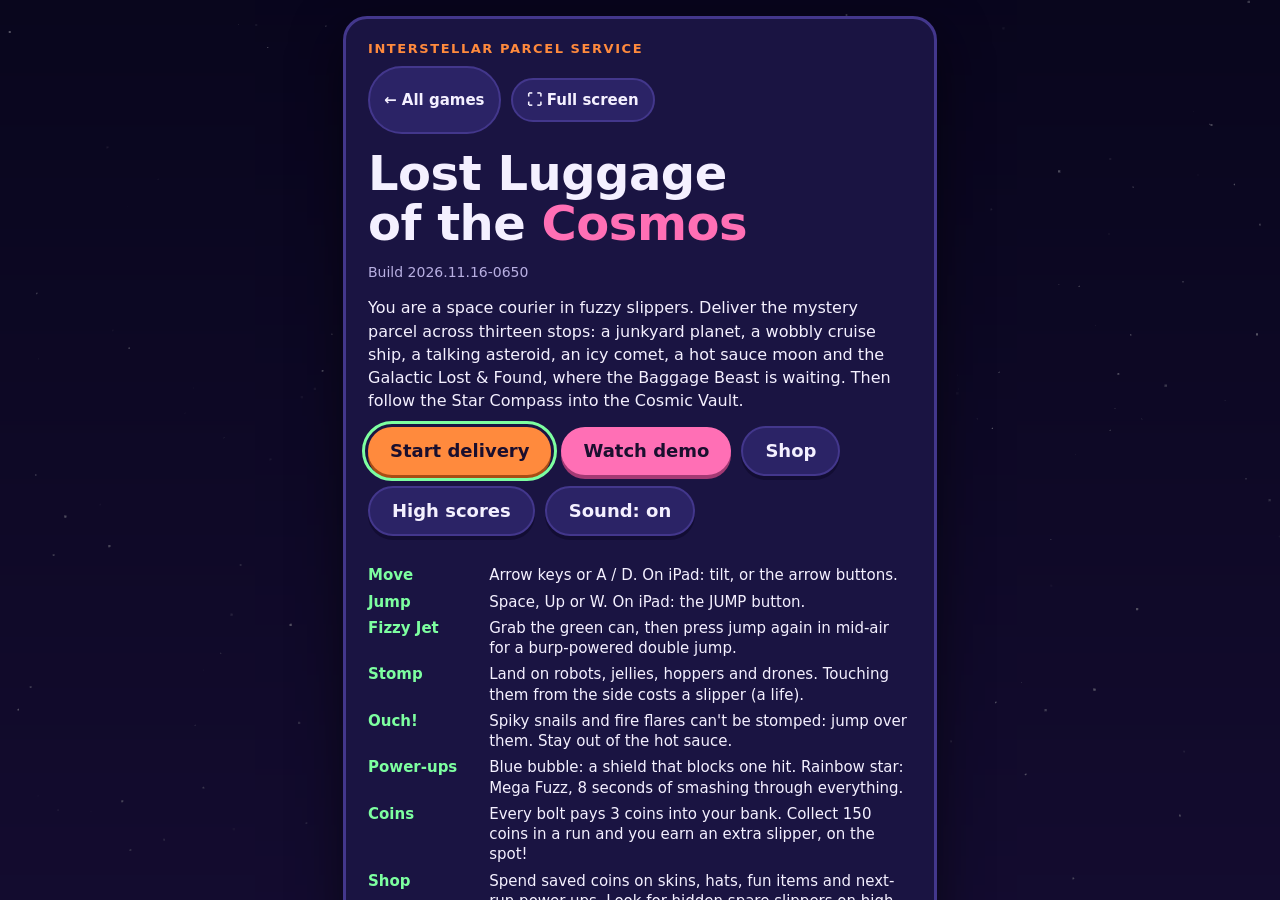
<file: games/lost-luggage-of-the-cosmos/index.html>
<!doctype html>
<html lang="en">
<head>
<meta charset="utf-8">
<meta name="robots" content="noindex">
<meta name="viewport" content="width=device-width,initial-scale=1,maximum-scale=1,user-scalable=no,viewport-fit=cover">
<meta name="apple-mobile-web-app-capable" content="yes">
<meta name="mobile-web-app-capable" content="yes">
<meta name="theme-color" content="#0b0820">
<meta name="apple-mobile-web-app-status-bar-style" content="black-translucent">
<meta name="apple-mobile-web-app-title" content="Lost Luggage">
<link rel="manifest" href="manifest.webmanifest">
<link rel="apple-touch-icon" href="apple-touch-icon.png">
<link rel="icon" href="icon-192.png">
<title>Lost Luggage of the Cosmos</title>
</head>
<body>
<style>
/* Layout: one full-screen WebGL canvas; HUD, menus and touch controls are HTML layered on top. Single dark space look in every theme. */
:root{
  --space:#0b0820;
  --panel:#1a1442;
  --panel-edge:#43378c;
  --ink:#f4f0ff;
  --muted:#b8afe2;
  --slipper:#ff6fb5;
  --courier:#ff8a3d;
  --fizz:#7dffa0;
  --danger:#ff5d6c;
  --font-display:"Avenir Next Rounded","Arial Rounded MT Bold",ui-rounded,"Trebuchet MS",system-ui,sans-serif;
  --font-body:"Trebuchet MS",ui-rounded,system-ui,-apple-system,"Segoe UI",Roboto,sans-serif;
  color-scheme:dark;
}
[hidden]{display:none!important}
html{box-sizing:border-box;height:100%;overflow:hidden;overscroll-behavior:none;touch-action:none}
/* body is pinned to the viewport so nothing can scroll, even when the host adds padding around the page */
body{
  position:fixed;inset:0;margin:0;
  background:var(--space);color:var(--ink);font-family:var(--font-body);font-size:16px;
  overflow:hidden;overscroll-behavior:none;touch-action:none;
  -webkit-user-select:none;user-select:none;-webkit-touch-callout:none;-webkit-tap-highlight-color:transparent;
  padding-left:max(16px,env(safe-area-inset-left,0px));padding-right:max(16px,env(safe-area-inset-right,0px));
}
#game{position:fixed;inset:0;width:100%;height:100%;display:block;background:var(--space)}

/* HUD */
#hud{position:fixed;top:0;left:0;right:0;display:flex;gap:10px;align-items:center;flex-wrap:wrap;
  padding:calc(env(safe-area-inset-top,0px) + 10px) max(14px,env(safe-area-inset-right,0px)) 0 max(14px,env(safe-area-inset-left,0px));
  pointer-events:none;font-family:var(--font-display);font-weight:800;font-size:clamp(14px,2.2vw,20px);text-shadow:0 2px 0 rgba(0,0,0,.45)}
.chip{background:rgba(20,14,52,.72);border:2px solid var(--panel-edge);border-radius:999px;padding:4px 12px;display:flex;gap:6px;align-items:center;font-variant-numeric:tabular-nums}
.chip .label{color:var(--muted);font-size:.75em;letter-spacing:.06em;text-transform:uppercase}
#hudLevel{color:var(--ink)}
#hudLives{color:var(--slipper)}
#hudCoins{color:#ffd34d}
#hudFizz{color:var(--fizz)}
#hudFizz.off{opacity:.35}
#hudShield{color:#8fe8ff}
#hudMega{color:#ffe24d}
#hudBoss{color:#ff8fd0;gap:4px}
#hudBoss .pip{display:inline-block;width:12px;height:12px;border-radius:3px;background:#ff5d6c}
#hudBoss .pip.off{background:rgba(255,255,255,.18)}
#hudSpacer{flex:1}
#btnPause,#btnFull{pointer-events:auto;font:inherit;color:var(--ink);background:rgba(20,14,52,.82);border:2px solid var(--panel-edge);border-radius:14px;width:48px;height:44px;cursor:pointer}

#banner{position:fixed;left:50%;transform:translateX(-50%);top:calc(env(safe-area-inset-top,0px) + 64px);
  max-width:min(36rem,calc(100vw - 32px));background:rgba(26,20,66,.92);border:2px solid var(--panel-edge);border-radius:16px;
  padding:10px 16px;font-size:clamp(14px,2vw,18px);line-height:1.35;pointer-events:none;text-align:left;box-shadow:0 8px 24px rgba(0,0,0,.35)}
#banner.low{top:auto;bottom:calc(env(safe-area-inset-bottom,0px) + 150px)}
#banner b{color:var(--courier);font-family:var(--font-display);letter-spacing:.04em}

/* Screens */
.screen{position:fixed;inset:0;display:grid;place-items:center;background:rgba(9,6,28,.66);
  padding:calc(env(safe-area-inset-top,0px) + 16px) max(16px,env(safe-area-inset-right,0px)) calc(env(safe-area-inset-bottom,0px) + 16px) max(16px,env(safe-area-inset-left,0px));
  overflow:auto;touch-action:pan-y}
.card{width:min(34rem,100%);background:var(--panel);border:3px solid var(--panel-edge);border-radius:24px;padding:22px 22px 20px;
  box-shadow:0 18px 50px rgba(0,0,0,.5);display:flex;flex-direction:column;gap:14px;min-width:0}
.eyebrow{font-family:var(--font-display);font-weight:800;color:var(--courier);text-transform:uppercase;letter-spacing:.12em;font-size:13px}
h1,h2{font-family:var(--font-display);margin:0;line-height:1.05;text-wrap:balance}
h1{font-size:clamp(30px,6vw,48px);letter-spacing:-.01em}
h1 .pink{color:var(--slipper)}
h2{font-size:clamp(24px,4.5vw,34px)}
p{margin:0;line-height:1.45;color:var(--ink)}
.muted{color:var(--muted)}
.howto{display:grid;grid-template-columns:auto 1fr;gap:6px 12px;font-size:15px;line-height:1.35}
.howto dt{font-family:var(--font-display);font-weight:800;color:var(--fizz);white-space:nowrap}
.howto dd{margin:0;color:var(--ink)}
.row{display:flex;gap:10px;flex-wrap:wrap;align-items:center}
.btn{font:800 18px/1 var(--font-display);color:#1a0f2e;background:var(--courier);border:0;border-radius:999px;padding:14px 22px;cursor:pointer;
  box-shadow:0 4px 0 #a84d14;touch-action:manipulation;min-height:48px}
.btn:active{transform:translateY(2px);box-shadow:0 2px 0 #a84d14}
.btn.alt{background:#2b2366;color:var(--ink);box-shadow:0 4px 0 #120d33;border:2px solid var(--panel-edge)}
.btn.pink{background:var(--slipper);box-shadow:0 4px 0 #a33a74}
.btn:focus-visible,#btnPause:focus-visible,#btnFull:focus-visible,.tbtn:focus-visible{outline:3px solid var(--fizz);outline-offset:3px}
.cardTop{display:flex;justify-content:space-between;align-items:center;gap:10px;flex-wrap:wrap}
.pillBtn{display:inline-flex;align-items:center;text-decoration:none;font:800 15px/1 var(--font-display);color:var(--ink);background:#2b2366;border:2px solid var(--panel-edge);border-radius:999px;
  padding:10px 14px;min-height:44px;cursor:pointer;touch-action:manipulation}
.pillBtn:focus-visible{outline:3px solid var(--fizz);outline-offset:3px}
@media (max-width:520px){ .card{padding:18px 16px;gap:12px} .howto{font-size:14px} .btn{font-size:16px;padding:12px 18px} }
.setting{display:flex;gap:10px;align-items:center;flex-wrap:wrap;font-size:15px}
.setting label{min-width:7.5rem;color:var(--muted)}
.setting input[type=range]{flex:1;min-width:8rem;accent-color:var(--slipper)}
.note{font-size:14px;color:var(--muted);line-height:1.4}
.stat{font-family:var(--font-display);font-weight:800;font-size:22px;font-variant-numeric:tabular-nums}
.stat span{color:var(--fizz)}
.stat.beat{color:var(--slipper)}
#botNote{color:var(--fizz);font-weight:700}
/* High score table and initials entry */
.hs{display:flex;flex-direction:column;gap:10px;min-width:0}
.hsForm{display:flex;flex-direction:column;gap:8px;background:#241c5c;border:2px solid var(--slipper);border-radius:16px;padding:12px}
.hsForm label{font:800 16px var(--font-display);color:var(--slipper)}
.hsForm .row{flex-wrap:nowrap}
.hsForm input{width:5.2em;min-width:0;font:800 28px/1 var(--font-display);letter-spacing:.25em;text-transform:uppercase;text-align:center;
  color:var(--ink);background:var(--space);border:2px solid var(--panel-edge);border-radius:12px;padding:10px 6px}
.hsForm input:focus-visible{outline:3px solid var(--fizz);outline-offset:2px}
.hsTable{width:100%;border-collapse:collapse;font-variant-numeric:tabular-nums;font-size:15px}
.hsTable th{text-align:left;font:800 12px var(--font-display);letter-spacing:.08em;text-transform:uppercase;color:var(--muted);padding:4px 6px;border-bottom:2px solid var(--panel-edge)}
.hsTable td{padding:6px;border-bottom:1px solid rgba(67,55,140,.5)}
.hsTable td.num{text-align:right;font-weight:800}
.hsTable th.num{text-align:right}
.hsTable td.ini{font:800 16px var(--font-display);letter-spacing:.12em}
.hsTable tr.new td{background:rgba(255,111,181,.22);color:var(--ink)}
.hsTable tr.new td.ini{color:var(--slipper)}
.hsEmpty{color:var(--muted);font-size:15px}
/* Shop */
.shopBank{display:flex;justify-content:space-between;align-items:baseline;gap:10px;flex-wrap:wrap}
.shopBank .stat span{color:#ffd34d}
.shopCat{font:800 13px var(--font-display);text-transform:uppercase;letter-spacing:.12em;color:var(--muted);margin:6px 0 -4px}
.shopRow{display:flex;justify-content:space-between;align-items:center;gap:10px;padding:8px 10px;border-bottom:1px solid rgba(67,55,140,.5)}
.shopRow:last-child{border-bottom:0}
.shopRow .nm{font:800 16px var(--font-display)}
.shopRow .bl{font-size:13px;color:var(--muted);line-height:1.3}
.shopRow .buy{min-height:44px;font:800 14px/1.2 var(--font-display);color:#1a0f2e;background:#ffd34d;border:0;border-radius:999px;padding:10px 14px;cursor:pointer;box-shadow:0 4px 0 #a87f10;white-space:nowrap}
.shopRow .buy:active{transform:translateY(2px);box-shadow:0 2px 0 #a87f10}
.shopRow .buy.alt{background:#2b2366;color:var(--ink);box-shadow:0 4px 0 #120d33;border:2px solid var(--panel-edge)}
.shopRow .buy.worn{background:#7dffa0;box-shadow:0 4px 0 #2f8f4a}
.shopRow .buy:disabled{opacity:.45;cursor:not-allowed;transform:none}
.shopRow .price{color:#ffd34d;font-weight:800}

/* Touch controls */
#touch{position:fixed;left:0;right:0;bottom:0;display:flex;justify-content:space-between;align-items:flex-end;pointer-events:none;
  padding:0 max(18px,env(safe-area-inset-right,0px)) calc(env(safe-area-inset-bottom,0px) + 18px) max(18px,env(safe-area-inset-left,0px))}
#touch .pad{display:flex;gap:14px}
.tbtn{pointer-events:auto;width:clamp(72px,11vw,104px);height:clamp(72px,11vw,104px);border-radius:50%;
  background:rgba(255,255,255,.12);border:3px solid rgba(255,255,255,.35);color:var(--ink);font:800 clamp(22px,3.4vw,34px)/1 var(--font-display);
  display:grid;place-items:center;touch-action:none;cursor:pointer}
.tbtn.held{background:rgba(255,111,181,.45);border-color:var(--slipper)}
#tJump{width:clamp(92px,14vw,130px);height:clamp(92px,14vw,130px);background:rgba(255,138,61,.28);border-color:rgba(255,138,61,.75);font-size:clamp(16px,2.4vw,22px)}
#demoPill{position:fixed;left:50%;transform:translateX(-50%);bottom:calc(env(safe-area-inset-bottom,0px) + 22px);pointer-events:none;
  font:800 clamp(14px,2vw,18px) var(--font-display);color:#1a0f2e;background:var(--fizz);padding:10px 18px;border-radius:999px;box-shadow:0 6px 18px rgba(0,0,0,.4);letter-spacing:.02em;white-space:nowrap}
#tiltHint{pointer-events:none;align-self:center;font:800 14px var(--font-display);color:var(--muted);background:rgba(20,14,52,.7);padding:6px 12px;border-radius:999px}

@media (prefers-reduced-motion: reduce){ .btn:active{transform:none} }
</style>

<canvas id="game" aria-label="Lost Luggage of the Cosmos game screen"></canvas>

<div id="hud" hidden>
    <div class="chip" id="hudLevel">Level 1</div>
    <div class="chip"><span class="label">Bolts</span><span id="hudScore">0</span></div>
    <div class="chip" id="hudCoins"><span class="label">Coins</span><span id="hudCoinNum">0/150</span></div>
    <div class="chip" id="hudLives">&#9829; 5</div>
  <div class="chip off" id="hudFizz">Fizzy Jet</div>
  <div class="chip" id="hudShield" hidden>&#9711; Shield</div>
  <div class="chip" id="hudMega" hidden>&#9733; Mega 8</div>
  <div class="chip" id="hudBoss" hidden aria-label="Baggage Beast health"></div>
  <div id="hudSpacer"></div>
  <button id="btnFull" aria-label="Full screen" title="Full screen" hidden>&#9974;</button>
  <button id="btnPause" aria-label="Pause">II</button>
</div>
<div id="banner" hidden></div>
<div id="demoPill" hidden>DEMO &middot; tap or press any key to stop</div>

<div id="touch" hidden>
  <div class="pad" id="movePad">
    <button class="tbtn" id="tLeft" aria-label="Move left">&#9664;</button>
    <button class="tbtn" id="tRight" aria-label="Move right">&#9654;</button>
  </div>
  <div id="tiltHint" hidden>Tilt to walk</div>
  <button class="tbtn" id="tJump" aria-label="Jump">JUMP</button>
</div>

<!-- Title -->
<section class="screen" id="scrTitle">
  <div class="card">
    <div class="cardTop"><div class="eyebrow">Interstellar parcel service</div><div class="row"><a class="pillBtn" id="allGames" href="../../" hidden>&#8592; All games</a><button class="pillBtn" id="btnFull2">&#9974; Full screen</button></div></div>
    <p class="note" id="fullNote" hidden></p>
    <h1>Lost Luggage of the <span class="pink">Cosmos</span></h1>
    <p class="note" id="buildNote" hidden></p>
    <p>You are a space courier in fuzzy slippers. Deliver the mystery parcel across thirteen stops: a junkyard planet, a wobbly cruise ship, a talking asteroid, an icy comet, a hot sauce moon and the Galactic Lost &amp; Found, where the Baggage Beast is waiting. Then follow the Star Compass into the Cosmic Vault.</p>
    <div class="row">
      <button class="btn" id="btnStart">Start delivery</button>
      <button class="btn pink" id="btnDemo">Watch demo</button>
      <button class="btn alt" id="btnShop">Shop</button>
      <button class="btn alt" id="btnTilt" hidden>Use tilt</button>
      <button class="btn alt" id="btnScores">High scores</button>
      <button class="btn alt" id="btnSound">Sound: on</button>
    </div>
    <dl class="howto">
      <dt>Move</dt><dd>Arrow keys or A / D. On iPad: tilt, or the arrow buttons.</dd>
      <dt>Jump</dt><dd>Space, Up or W. On iPad: the JUMP button.</dd>
      <dt>Fizzy Jet</dt><dd>Grab the green can, then press jump again in mid-air for a burp-powered double jump.</dd>
      <dt>Stomp</dt><dd>Land on robots, jellies, hoppers and drones. Touching them from the side costs a slipper (a life).</dd>
      <dt>Ouch!</dt><dd>Spiky snails and fire flares can't be stomped: jump over them. Stay out of the hot sauce.</dd>
      <dt>Power-ups</dt><dd>Blue bubble: a shield that blocks one hit. Rainbow star: Mega Fuzz, 8 seconds of smashing through everything.</dd>
      <dt>Coins</dt><dd>Every bolt pays 3 coins into your bank. Collect 150 coins in a run and you earn an extra slipper, on the spot!</dd>
      <dt>Shop</dt><dd>Spend saved coins on skins, hats, fun items and next-run power-ups. Look for hidden spare slippers on high shelves!</dd>
      <dt>Purple zones</dt><dd>Gravity flips! Walk on the ceiling.</dd>
      <dt>Pause</dt><dd>P or Esc. M turns sound on or off. F toggles full screen.</dd>
    </dl>
    <p class="note" id="titleNote">Top score: <span id="bestScore">0</span> &middot; Coin bank: <span id="bankCoins">0</span></p>
    <p class="note" id="botNote" hidden></p>
  </div>
</section>

<!-- Level intro -->
<section class="screen" id="scrIntro" hidden>
  <div class="card">
    <div class="eyebrow" id="introEyebrow">Level 1 of 10</div>
    <h2 id="introName">Junkyard Planet</h2>
    <p id="introText"></p>
    <div class="row"><button class="btn" id="btnGo">Go!</button></div>
  </div>
</section>

<!-- Pause -->
<section class="screen" id="scrPause" hidden>
  <div class="card">
    <h2>Paused</h2>
    <div class="row">
      <button class="btn" id="btnResume">Resume</button>
      <button class="btn alt" id="btnRestartLevel">Restart level</button>
      <button class="btn alt" id="btnQuit">Main menu</button>
    </div>
    <div class="setting"><label for="sensRange">Tilt sensitivity</label><input type="range" id="sensRange" min="0.5" max="2" step="0.1" value="1"></div>
    <div class="row">
      <button class="btn alt" id="btnCalibrate">Calibrate tilt</button>
      <button class="btn alt" id="btnInvert">Invert tilt: off</button>
      <button class="btn alt" id="btnTilt2">Tilt: off</button>
      <button class="btn alt" id="btnSound2">Sound: on</button>
    </div>
    <p class="note">Calibrate: hold the iPad the way you like to play, then tap Calibrate.</p>
  </div>
</section>

<!-- Level complete -->
<section class="screen" id="scrComplete" hidden>
  <div class="card">
    <div class="eyebrow">Parcel delivered</div>
    <h2 id="completeTitle">Nice delivery!</h2>
    <p class="stat">Bolts: <span id="completeScore">0</span></p>
    <p id="completeText" class="muted"></p>
    <div class="row"><button class="btn" id="btnNext">Next level</button></div>
  </div>
</section>

<!-- Game over -->
<section class="screen" id="scrOver" hidden>
  <div class="card">
    <div class="eyebrow">Out of slippers</div>
    <h2>Delivery failed</h2>
    <p class="stat">Bolts: <span id="overScore">0</span></p>
    <p class="stat beat" id="overBeat" hidden>You beat the bot!</p>
    <p class="muted">The parcel is fine. It is always fine. Try again?</p>
    <div class="hs" id="hsOver"></div>
    <div class="row"><button class="btn" id="btnRetry">Try again</button><button class="btn alt" id="btnMenu">Main menu</button></div>
  </div>
</section>

<!-- Win -->
<section class="screen" id="scrWin" hidden>
  <div class="card">
    <div class="eyebrow">Vault opened</div>
    <h2>The Cosmic Vault is yours!</h2>
    <p>You beat the Baggage Beast, delivered the parcel, followed the Star Compass and opened the Cosmic Vault. The treasure: a mountain of forgotten socks, three bars of star gold and one very soft blanket. Customer satisfaction: immeasurable.</p>
    <p class="stat">Final bolts: <span id="winScore">0</span></p>
    <p class="stat beat" id="winBeat" hidden>You beat the bot!</p>
    <div class="hs" id="hsWin"></div>
    <div class="row"><button class="btn pink" id="btnAgain">Play again</button><button class="btn alt" id="btnMenu2">Main menu</button></div>
  </div>
</section>

<!-- High scores -->
<section class="screen" id="scrScores" hidden>
  <div class="card">
    <div class="eyebrow">Courier hall of fame</div>
    <h2>High scores</h2>
    <div class="hs" id="hsList"></div>
    <div class="row"><button class="btn" id="btnScoresBack">Back</button></div>
  </div>
</section>

<!-- Shop -->
<section class="screen" id="scrShop" hidden>
  <div class="card">
    <div class="eyebrow">Spend your saved coins</div>
    <h2>The Shop at the End of the Galaxy</h2>
    <p class="shopBank"><span class="note">Coins are earned by collecting bolts. Every 150 coins also earns an extra slipper mid-run.</span>
      <span class="stat">Coin bank: <span id="shopBank">0</span></span></p>
    <div id="shopList"></div>
    <div class="row"><button class="btn" id="btnShopBack">Back to title</button></div>
  </div>
</section>

<!-- The build number, written by stamp_build.py right before publishing. -->
<!-- BUILD-START -->
<script>window.GAME_BUILD = "2026.11.16-0650";</script>
<!-- BUILD-END -->
<!-- BOT-SCORES-START -->
<script>window.BOT_SCORES = {"game":"Lost Luggage of the Cosmos","bots":{"evolutionary":{"label":"Evolution Bot","start":2770,"mid":5165,"best":8335,"won":true,"passes":[2770,3600,4325,4590,5165,5560,5575,6850,7795,8335]}},"updated":"2026-11-16T03:49:19Z","champion":{"bot":"evolutionary","label":"Evolution Bot","score":8335,"won":true}};</script>
<!-- BOT-SCORES-END -->

<script>
'use strict';
/* =====================================================================
   LOST LUGGAGE OF THE COSMOS
   One self-contained file: plain WebGL renderer, no libraries, no network.
   Sections: CONFIG, LEVELS, AUDIO, INPUT (keys/touch/tilt), RENDERER,
   LEVEL LOADING, PHYSICS + GAME LOGIC, DRAWING, UI/SCREENS, MAIN LOOP.
   See HANDOFF.md for architecture and decisions.
   ===================================================================== */

// ---------- CONFIG: tweak game feel here (units: tiles and seconds) ----------
const CFG = {
  ROWS: 15,              // every level is 15 tiles tall
  GRAVITY: 42,           // tiles / s^2
  JUMP_V: 14.2,          // jump speed -> about 2.4 tiles high
  BURP_V: 13,            // Fizzy Jet double-jump speed -> about 2 more tiles
  MOVE: 7.2,             // top walking speed
  GROUND_ACCEL: 60, AIR_ACCEL: 38,
  MAX_FALL: 22,
  CONVEYOR: 3.2,         // conveyor push speed
  ROBOT_SPEED: 2.2,
  STOMP_BOUNCE: 11,
  START_LIVES: 5,
  COYOTE: 0.09,          // grace time to jump after walking off a ledge
  JUMP_BUFFER: 0.12,     // grace time for pressing jump just before landing
  INVULN: 1.6,           // seconds of blinking after getting hurt
  TILT_DEADZONE: 3,      // degrees
  TILT_FULL: 18,         // degrees for full speed (divided by sensitivity)
  ICE_ACCEL: 9,          // how fast you can change speed on slippery ice (normal ground is GROUND_ACCEL)
  HOPPER_JUMP: 11, HOPPER_WAIT: 1.5,   // Comet Hoppers: jump speed and seconds between hops
  SNAIL_SPEED: 1.2,      // Spiky Space Snails
  DRONE_SPEED: 2.6,      // Snoop Drones
  FLARE_HEIGHT: 4.2, FLARE_PERIOD: 2.6, // Fire Flares: how high they leap out of the sauce, and how often
  MEGA_TIME: 8,          // seconds of Mega Fuzz
  MEGA_SPEED: 1.3,       // Mega Fuzz runs this much faster
  BOSS_HP: 5,            // stomps to beat the Baggage Beast
  MINI_HP: 3,            // stomps to beat the Grand Saucier (level 6 mini-boss)
  COINS_PER_BOLT: 3,     // every bolt drops this many coins into your bank
  COINS_PER_LIFE: 150,   // collect this many coins in a run to earn an extra slipper
};

/* ---------- LEVELS ----------
   Each map is 15 rows. Legend:
   ' ' empty      # rock (solid)     = metal (solid)
   > conveyor pushing right (solid)   < conveyor pushing left (solid)
   ^ floor spikes  v ceiling spikes  G gravity-flip zone (purple, not solid)
   P player start  * bolt (+10)      B Fizzy Jet can (double jump)
   R vending-machine robot           J space jelly
   C checkpoint flag                 D delivery pad (finish)
   ~ slippery ice (solid)            % hot sauce / lava (hurts, not solid)
   S Bubble Shield (blocks one hit)  M Mega Fuzz (8 s unstoppable rainbow run)
   H Comet Hopper (jumps at you)     U Snoop Drone (flies back and forth)
    K Spiky Space Snail (can't be stomped: jump over it)
    F Fire Flare (leaps out of the sauce it sits in; can't be stomped)
    X the Baggage Beast (boss)        Y the Grand Saucier (mini-boss, 3 stomps)
    1 a secret spare slipper (+1 life; hidden off the main path)
    ! boss fence (invisible; the boss can't go left of it, and wakes up when the courier passes it)
    Level options: speed (enemy speed, 1 = normal), boss: true (the Delivery Pad stays locked until the boss is beaten),
    miniboss: true (same lock, but the intro says Mini-boss), outro (text shown on the level-complete screen).
   Rows can be different lengths; short rows are padded with spaces. */
const LEVELS = [
  {
    name: 'Junkyard Planet',
    intro: 'Pick up the mystery parcel and hop across the scrap heaps. Grab the green Fizzy Jet can before the tall wall!',
    sky: ['#1b1033', '#7a3d5c'], rock: ['#8a5a3c', '#d39256'], metal: ['#7c8796', '#b9c3cf'], bgDecor: 'junk',
    music: { root: 57, scale: [0, 3, 5, 7, 10], tempo: 0.15 },
    messages: [
      { x: 4, who: 'Dispatch', text: 'Courier! This parcel must reach the Delivery Pad. Do not shake it. It hums.' },
      { x: 23, who: 'Dispatch', text: 'Vending robots ahead. They are grumpy because nobody ever has exact change. Stomp them!' },
      { x: 58, who: 'Dispatch', text: 'A Fizzy Jet can! Jump, then press jump again in the air for a burp boost.' },
      { x: 86, who: 'Dispatch', text: 'Psst. Courier rumour: a spare slipper hides on the high shelf by the exit. Burp-jump up and look around!' },
      { x: 97, who: 'Dispatch', text: 'The Delivery Pad is just ahead. Walk onto the glowing light.' },
    ],
    map: [
      '',
      '',
      '',
      '',
      '',
      '                                                                                        1*',
      '                                                                                        ===',
      '                                                                             **',
      '                                          *',
      '                    * *                                              * * *       C    R     R     * *   D',
      '               **   ====         * * *       C        R            #########    ##############################',
      '                               ##########   ##>>>>>>>###           #########    ##############################',
      '  P  * * *               R     ##########   ############  *  B  *  #########    ##############################',
      '###############  ########################   ################################    ##############################',
      '###############  ########################   ################################    ##############################',
    ],
  },
  {
    name: 'The Wobbly Cruise Ship',
    intro: 'The space cruise ship\'s gravity is on the fritz. Ride the conveyor belts, dodge jellies and walk on the ceiling in the purple zone.',
    sky: ['#06182a', '#14466a'], rock: ['#5d6b86', '#93a3c4'], metal: ['#c7d1de', '#ffffff'], bgDecor: 'ship',
    music: { root: 60, scale: [0, 2, 4, 7, 9], tempo: 0.14 },
    messages: [
      { x: 4, who: 'Ship computer', text: 'Welcome aboard! Our gravity is 97% reliable. Please keep your slippers on at all times.' },
      { x: 37, who: 'Ship computer', text: 'Purple zone ahead: gravity goes upside down. Walk on the ceiling and jump over the spikes.' },
      { x: 77, who: 'Ship computer', text: 'Space jellies are harmless if you land on their heads. They are very harmful if you hug them.' },
    ],
    map: [
      '==========================================================================================================================',
      '==========================================================================================================================',
      '                                         GGGGGGvvGGGvGGG',
      '                                         GGG*GGGGG*GGG*G',
      '                                         GGGGGGGGGGGGGGG',
      '                                         GGGGGGGGGGGGGGG                                                 *',
      '                                         GGGGGGGGGGGGGGG                                                ===',
      '                                         GGGGGGGGGGGGGGG',
      '                                         GGGGGGGGGGGGGGG',
      '                    J                    GGGGGGGGGGGGGGG                                     C  *   R         * *   D',
      '                                         GGGGGGGGGGGGGGG                        J     J    ===============================',
      '                                         GGGGGGGGGGGGGGG                                   ===============================',
      '  P   * * *                  C   B  * *  GGGGGGGGGGGGGGG  C *  R   *   R  *                ===============================',
      '===============<<<<<<<<<<^^^=============^^^^^^^^^^^^^^^====================>>>>>>>>>>>>>>>===============================',
      '==========================================================================================================================',
    ],
  },
  {
    name: 'The Talking Asteroid',
    intro: 'The final stop is an asteroid with a lot to say. Use your Fizzy Jet for the big gaps, and do not fall into space.',
    sky: ['#05040d', '#231a4a'], rock: ['#6d6577', '#aaa1bb'], metal: ['#8b8fa6', '#c9cde0'], bgDecor: 'asteroid',
    music: { root: 55, scale: [0, 3, 5, 6, 7, 10], tempo: 0.13 },
    messages: [
      { x: 3, who: 'The Asteroid', text: 'Oh! A visitor! Mind the craters, they are ticklish. Also grab that fizzy drink, you will need it.' },
      { x: 26, who: 'The Asteroid', text: 'That jelly has been floating there since Tuesday. Nobody knows which Tuesday.' },
      { x: 43, who: 'The Asteroid', text: 'My purple bit makes you fall UP. I think it is my best feature.' },
      { x: 82, who: 'The Asteroid', text: 'You are doing great. Most couriers just bounce off me and keep going.' },
      { x: 118, who: 'The Asteroid', text: 'The Delivery Pad! Do not forget to rate me five stars.' },
    ],
    map: [
      '                                              #################',
      '                                              #################',
      '                                              #################',
      '                                              GGGGGGvvGGGGvGGGG',
      '                                              GGG*GGGGG*GGGG*GG',
      '                                              GGGGGGGGGGGGGGGGG                         J',
      '                         J                    GGGGGGGGGGGGGGGGG                                  **',
      '                                              GGGGGGGGGGGGGGGGG',
      '               *            C  *      R   *   GGGGGGGGGGGGGGGGG                    *        *        C           *  R   *     D',
      '                           ###################GGGGGGGGGGGGGGGGG                  ###############    ###>>>>>>>>>####################',
      '                   *       ###################GGGGGGGGGGGGGGGGG                  ###############    ################################',
      '  P *  B  *      ######    ###################                  C *  R  *   R    ###############    ################################',
      '#############    ######    ###################                 ########<<<<#####################    ################################',
      '#############    ######    ###################                 #################################    ################################',
      '#############    ######    ###################                 #################################    ################################',
    ],
  },
  {
    name: 'The Frosty Comet',
    intro: 'A comet made of ice and old ice-cream trucks. The ground is slippery, so start stopping early! Comet Hoppers bounce toward you: stomp them.',
    sky: ['#071b3a', '#3d7fb8'], rock: ['#4f6f96', '#9cc6ea'], metal: ['#a9c4dc', '#ffffff'], bgDecor: 'ice', speed: 1.0,
    music: { root: 62, scale: [0, 2, 4, 7, 9], tempo: 0.15 },
    messages: [
      { x: 4, who: 'Dispatch', text: 'Next drop-off: a frozen comet. Blue ice is slippery, so your slippers will slide.' },
      { x: 30, who: 'Dispatch', text: 'Comet Hoppers! They jump at you when you get close. Land on their heads.' },
      { x: 46, who: 'Dispatch', text: 'A blue bubble! The Bubble Shield blocks one hit, then pops.' },
      { x: 88, who: 'Dispatch', text: 'Big icy wall ahead. Grab the Fizzy Jet and burp over it.' },
      { x: 138, who: 'Dispatch', text: 'Delivery Pad dead ahead. Try not to slide past it.' },
    ],
    map: [
      '',
      '',
      '',
      '',
      '',
      '',
      '',
      '',
      '',
      '                                                                                                     * *      C   H',
      '                  * *                            S                                                  ##################',
      '                 ######                         ~~~~         * *                                    ##################',
      '  P  * * *                         H    *  C                          R       H           *  B  *   ##################        * * *      H    * *    D',
      '~~~~~~~~~~~~~~~~~~~~~~~~~~   ~~~~~~~~~~~~~~~~~~~~~~~~~~~~~~~^^^~~~~~~~~~~~~~~~~~~~~~~   ~~~~~~~~~~~~~~~~~~~~################~~~^^^~~~~~~~~~~~~~~~~~~~~',
      '##########################   ########################################################   ##############################################################',
    ],
  },
  {
    name: 'The Icicle Caves',
    intro: 'Deep inside the comet. Spiky Space Snails cannot be stomped (ouch!), so jump right over them. Flip gravity in the purple cave.',
    sky: ['#030d1f', '#1c4870'], rock: ['#3d5a7a', '#86b4dc'], metal: ['#a9c4dc', '#ffffff'], bgDecor: 'ice', speed: 1.05,
    music: { root: 59, scale: [0, 2, 3, 7, 9], tempo: 0.14 },
    messages: [
      { x: 4, who: 'Dispatch', text: 'The comet\'s caves. Watch the icicles, and do NOT stomp the spiky snails. Jump over them.' },
      { x: 54, who: 'Dispatch', text: 'Purple zone ahead: walk on the ceiling and hop over the icicles.' },
      { x: 78, who: 'Dispatch', text: 'Snoop Drones fly back and forth. They are nosy, but you can stomp them.' },
      { x: 150, who: 'Dispatch', text: 'Almost out of the caves. The pad is just ahead.' },
    ],
    map: [
      '########################################################################################################################################################################',
      '########################################################################################################################################################################',
      '                 v   v   v                                 GGGGGGvvGGGvGGG',
      '                                                           GGG*GGGGG*GGG*G',
      '                                                           GGGGGGGGGGGGGGG',
      '                                                           GGGGGGGGGGGGGGG',
      '                                                           GGGGGGGGGGGGGGG',
      '                                                           GGGGGGGGGGGGGGG',
      '                                                           GGGGGGGGGGGGGGG',
      '                                                           GGGGGGGGGGGGGGG                                       * *        K  *',
      '                                      **                   GGGGGGGGGGGGGGG         U                            ##################                           U',
      '                                     ~~~~                  GGGGGGGGGGGGGGG                                      ##################         * *',
      '  P  * * *          K            H          C     * S *    GGGGGGGGGGGGGGG    *  *  R  *  *  C        *  B  *   ##################                  H   * * *   H     D',
      '~~~~~~~~~~~~~~~~~~~~~~~~~~~~   ~~~~~~~~~~~~~~~~~~~~~~~~~~~~^^^^^^^^^^^^^^^~~~~~~~~~~~~~~~~~~~~~~    ~~~~~~~~~~~~~~~~~~~~################~~~^^^^~~~~~~~~~~~~~~~~~~~~~~~~~',
      '############################   #################################################################    ####################################################################',
    ],
  },
  {
    name: 'Hot Sauce Moon',
    intro: 'A moon covered in bubbling hot sauce. Do not step in it! Fire Flares leap from the sauce, the rainbow Mega Fuzz makes you unstoppable, and the GRAND SAUCIER guards the exit. Stomp its lid 3 times!',
    sky: ['#1a0505', '#8a2a12'], rock: ['#5a2f2a', '#b5604a'], metal: ['#7c5a52', '#d49a82'], bgDecor: 'lava', speed: 1.1,
    miniboss: true,
    music: { root: 57, scale: [0, 3, 5, 6, 7, 10], tempo: 0.13 },
    messages: [
      { x: 4, who: 'Dispatch', text: 'Hot Sauce Moon. The orange stuff is extra spicy. One touch costs a slipper.' },
      { x: 34, who: 'Dispatch', text: 'Fire Flares leap out of the sauce. Wait for them to drop, then jump.' },
      { x: 45, who: 'Dispatch', text: 'A rainbow Mega Fuzz! For 8 seconds you run faster and smash anything you touch. GO GO GO!' },
      { x: 95, who: 'Dispatch', text: 'Fizzy Jet can before the cliff. You know what to do.' },
      { x: 118, who: 'Dispatch', text: 'Something big stirs the sauce ahead: the GRAND SAUCIER. It runs every sauce trade on this moon, and it hates couriers.' },
      { x: 128, who: 'Dispatch', text: 'Stomp the Saucier\u2019s lid 3 times to unlock the Delivery Pad. Dodge the sauce blobs, or stomp them back for bolts!' },
    ],
    map: [
      '',
      '',
      '',
      '',
      '',
      '',
      '                                                                                                                          ***',
      '                                                                                                                          ===',
      '                                                                                                      *    *    *',
      '                                                                                                   ##################               *    *    *',
      '                                                M                                                  ##################',
      '                                               ###                                                 ##################',
      '  P  * * *              R   * *             R     K   R    *    C     H             * * * S K C  B ##################   *  *    !     Y               D',
      '#################%%%##################%%F%####################################%F%###########################################################################',
      '############################################################################################################################################################',
    ],
  },
  {
    name: 'The Magma Mall',
    intro: 'A shopping mall built on a volcano. The escalators go the wrong way, and there is hot sauce on aisle five.',
    sky: ['#1f0710', '#a8361f'], rock: ['#4a2a35', '#a0566a'], metal: ['#8c6f7a', '#e8c2cf'], bgDecor: 'lava', speed: 1.15,
    music: { root: 60, scale: [0, 2, 3, 5, 7, 10], tempo: 0.12 },
    messages: [
      { x: 4, who: 'Mall speaker', text: 'Welcome to the Magma Mall! Our escalators run backwards for your fitness.' },
      { x: 40, who: 'Mall speaker', text: 'Shoppers are reminded: do not feed the Snoop Drones, and do not swim in the sauce.' },
      { x: 84, who: 'Mall speaker', text: 'Today only: free Fizzy Jet can. Limit one per courier.' },
      { x: 130, who: 'Mall speaker', text: 'The forward escalator is the fast way to checkout. Hold on to your parcel.' },
    ],
    map: [
      '',
      '',
      '',
      '',
      '',
      '',
      '',
      '',
      '',
      '                                           U                                                   * *      C   K               U',
      '                                *                        S                                    ====================',
      '                                                        ===                                   ====================                                      * *',
      '  P  * * *         H  *                 K      C                 R    R  * *        *  B  *   ====================        * * *        H   R    * *               K    * *    D',
      '================<<<<<<<<<<====%%F%=====================%%%%========<<<<<======    ====================##################===%%F%=======>>>>>>>>>>=======%F%%====================',
      '##############################################################################    #############################################################################################',
    ],
  },
  {
    name: 'The Lost & Found Warehouse',
    intro: 'Every lost suitcase in the galaxy ends up here, and something big is guarding them. Conveyors, drones, snails and a gravity room.',
    sky: ['#120d22', '#3b2f5c'], rock: ['#3a3150', '#7a6ca8'], metal: ['#6e6a8a', '#c5c0e6'], bgDecor: 'claim', speed: 1.2,
    music: { root: 55, scale: [0, 2, 3, 5, 7, 8, 10], tempo: 0.13 },
    messages: [
      { x: 4, who: 'Warehouse bot', text: 'Beep. Welcome to the Galactic Lost and Found. Your parcel is not lost. You are.' },
      { x: 37, who: 'Warehouse bot', text: 'Mega Fuzz on the shelf. Use it to clear the aisle.' },
      { x: 56, who: 'Warehouse bot', text: 'Gravity room ahead. Please walk on the ceiling responsibly.' },
      { x: 105, who: 'Warehouse bot', text: 'Courier, grab the fizzy can. That stack of boxes is tall.' },
      { x: 160, who: 'Warehouse bot', text: 'Beep. Delivery Pad located. Something is rumbling deeper inside.' },
    ],
    map: [
      '=======================================================================================================================================================================================',
      '=======================================================================================================================================================================================',
      '                                                            GGGGGGvvGGGvGGG',
      '                                                            GGG*GGGGG*GGG*G',
      '                                                            GGGGGGGGGGGGGGG',
      '                                                            GGGGGGGGGGGGGGG',
      '                                                            GGGGGGGGGGGGGGG',
      '                                                            GGGGGGGGGGGGGGG',
      '                                                            GGGGGGGGGGGGGGG',
      '                                                            GGGGGGGGGGGGGGG        U     U                            * *      C   R',
      '                    U                 * M                   GGGGGGGGGGGGGGG                                          ==================                       S',
      '                                     =====                  GGGGGGGGGGGGGGG                       * *                ==================                      ===',
      '  P  * * *       R      R           K       C      R  R     GGGGGGGGGGGGGGG    C  H   *   K                *  B  *   ==================                H                 K   R   * *  D',
      '==================<<<<<<<<====    ==========================^^^^^^^^^^^^^^^=======================^^^^===========================================    ==>>>>>>>>>>>>====================',
      '##############################    ########################===================############################========================================    ##################################',
    ],
  },
  {
    name: 'The Luggage Carousel',
    intro: 'The giant baggage carousel. Everything you have met so far is here, and it is all moving a bit faster. Last stop before the Beast!',
    sky: ['#1a0d1f', '#55234f'], rock: ['#3f2848', '#9a5aa8'], metal: ['#7a6390', '#e0c8f0'], bgDecor: 'claim', speed: 1.3,
    music: { root: 58, scale: [0, 3, 5, 7, 10], tempo: 0.115 },
    messages: [
      { x: 4, who: 'Warehouse bot', text: 'Carousel online. Please mind the gap between the belts.' },
      { x: 36, who: 'Warehouse bot', text: 'Bubble Shield on the shelf. You will want it.' },
      { x: 85, who: 'Warehouse bot', text: 'Mega Fuzz! Smash through the next crowd.' },
      { x: 118, who: 'Warehouse bot', text: 'Fizzy Jet can before the big stack. Burp responsibly.' },
      { x: 185, who: 'Warehouse bot', text: 'Warning: the Baggage Beast is awake. It ate three suitcases and a lamp.' },
    ],
    map: [
      '',
      '',
      '',
      '',
      '',
      '',
      '',
      '',
      '',
      '                     U                                      U     U                                                               * *      C   K   R               U',
      '                                       S         *  *                                                                            ====================',
      '                                      ===                                   *                                                    ====================             * *',
      '  P  * * *       K      H           R     C                R   K   R                 H   M   C    R  K  R  H           *  B  *   ====================                           H   K   * *        R   H  * *   D',
      '================<<<<<<<<<<<<==    ==============^^^^=======================%%F%==================<<<<<<<<<<<<<<==    ====================######################==%F%====%F%====<<<<<<<<<<====    ================',
      '##############################    ###############################################################################    ########################################################################    ################',
    ],
  },
  {
    name: 'The Baggage Beast',
    intro: 'The Baggage Beast is a giant angry suitcase guarding the parcel\u2019s Delivery Pad. Jump on its head 5 times. Dodge the suitcases it throws!',
    sky: ['#14081c', '#4a1838'], rock: ['#3f2848', '#9a5aa8'], metal: ['#6b5a80', '#e0c8f0'], bgDecor: 'claim', speed: 1.3,
    boss: true,
    outro: 'The parcel is delivered! The customer tears it open and finds\u2026 a glowing STAR COMPASS, pointing past the Lost & Found, into the cosmic dark. Three stops to go!',
    music: { root: 55, scale: [0, 3, 5, 7, 10], tempo: 0.14 },
    messages: [
      { x: 4, who: 'Warehouse bot', text: 'Grab the bubble and the fizzy can. Then step into the arena.' },
      { x: 24, who: 'Warehouse bot', text: 'Stomp the Beast\'s head 5 times. When it flashes, it cannot be hurt. Fizzy Jet helps you get above it.' },
    ],
    map: [
      '',
      '',
      '                                                                    ==',
      '                                                                    ==',
      '                                                                    ==',
      '                                                                    ==',
      '                                                                    ==',
      '                                                                    ==',
      '                                                                    ==',
      '                                   *  *       *  *     *  *         ==',
      '                  S                ====       ====     ====         ==',
      '                 ===                                                ==',
      '  P  * * *      *     B     C   !                      X     D      ==',
      '======================================================================',
      '######################################################################',
    ],
  },

  /* ---- THE COSMIC VAULT: three bonus levels after the final boss.
     The delivered parcel held a Star Compass pointing here. New biome 'vault'. */
  {
    name: 'The Vault Doors',
    intro: 'The parcel held a surprise: a STAR COMPASS pointing past the Lost & Found. Follow it to the Cosmic Vault. Mind the security drones, the gaps and the tall doors.',
    sky: ['#0d0718', '#3a2160'], rock: ['#4a3a6a', '#8a6aa8'], metal: ['#c9a24a', '#ffe9a8'], bgDecor: 'vault', speed: 1.15,
    music: { root: 64, scale: [0, 2, 4, 7, 9], tempo: 0.13 },
    messages: [
      { x: 3, who: 'The Star Compass', text: 'The parcel is delivered — and inside it was ME, the Star Compass! I point at treasure. Follow me!' },
      { x: 18, who: 'The Star Compass', text: 'The Cosmic Vault: where the galaxy stores things it forgot it had. Mind the gaps.' },
      { x: 48, who: 'The Star Compass', text: 'A Fizzy Jet can! The Vault Doors ahead are tall. Burp over them.' },
      { x: 62, who: 'The Star Compass', text: 'Vault security: hoppers and drones. They are paid in lint. Do not tell them.' },
      { x: 96, who: 'The Star Compass', text: 'That Mega Fuzz is on loan from the Vault lost-and-found. Return it fully smashed.' },
      { x: 116, who: 'The Star Compass', text: 'The Doors open for couriers with clean slippers. Yours are\u2026 acceptable.' },
    ],
    map: [
      '',
      '',
      '',
      '',
      '',
      '',
      '',
      '',
      '                                                       *',
      '                                                      ####          U',
      '                          U                           ####                                                U',
      '                    *                                 ####',
      '  P  * * *  R     C     *   *   R     K     C     B   ####    H * *   *   C M       R   R   K   S   *   C   * *         D',
      '####################  ########################   ##############################   ##############################################',
      '####################  ########################   ##############################   ##############################################',
    ],
  },
  {
    name: 'The Vault of Forgotten Socks',
    intro: 'Deep in the Vault: mountains of single socks, spare gravity in the purple room, and the best-hidden spare slipper in the galaxy. Walk on the ceiling past the icicles.',
    sky: ['#0a0614', '#2a1a4e'], rock: ['#3f3260', '#7a68a8'], metal: ['#c9a24a', '#ffe9a8'], bgDecor: 'vault', speed: 1.2,
    music: { root: 62, scale: [0, 3, 5, 7, 10], tempo: 0.125 },
    messages: [
      { x: 3, who: 'The Star Compass', text: 'Psst — mind the lint above the door. Lost things love gathering there.' },
      { x: 14, who: 'The Star Compass', text: 'A Fizzy Jet can! Some shelves in this Vault are taller than they look.' },
      { x: 44, who: 'The Star Compass', text: 'Purple gravity room! The Vault stores spare gravity here. Walk on the ceiling and hop the icicles.' },
      { x: 82, who: 'The Vault', text: 'Welcome to the Vault of Forgotten Socks. Single socks only. The pairs are legend.' },
      { x: 108, who: 'The Vault', text: 'A Mega Fuzz! The sock guardians will remember this day.' },
      { x: 126, who: 'The Vault', text: 'The last shelf. Behind it: the Treasure Room. Mind the snail; it is wearing a sock.' },
    ],
    map: [
      '############################################################################################################################################',
      '############################################################################################################################################',
      '                                                          GGGGGGGGvvGGGGGvvGGGG',
      '                                                          GG*GGGGGGGGG*GGGGG*GG',
      '                                                          GGGGGGGGGGGGGGGGGGGGG',
      '                                                          GGGGGGGGGGGGGGGGGGGGG',
      '                                                          GGGGGGGGGGGGGGGGGGGGG',
      '                                                          GGGGGGGGGGGGGGGGGGGGG',
      '       1                                                  GGGGGGGGGGGGGGGGGGGGG',
      '      ===       ####                                      GGGGGGGGGGGGGGGGGGGGG',
      '                                     U                    GGGGGGGGGGGGGGGGGGGGG',
      '                                     *                    GGGGGGGGGGGGGGGGGGGGG',
      '  P  * * *    B ####    R     C  K          C     H * *   GGGGGGGGGGGGGGGGGGGGG   * * * S   R   C   K     * * * M   R * R * K *     D',
      '####################################   #####################################################################################################',
      '####################################   #####################################################################################################',
    ],
  },
  {
    name: 'The Treasure Room',
    intro: 'The Vault opens its last door: the Treasure Room. Guardian goo, a treasure chute, one last Mega Fuzz — and a pile of star gold by the exit.',
    sky: ['#140a20', '#4a2a6e'], rock: ['#4a3a6a', '#9a7ac8'], metal: ['#d4ac4a', '#fff0b8'], bgDecor: 'vault', speed: 1.1,
    music: { root: 60, scale: [0, 2, 4, 5, 7, 9, 11], tempo: 0.12 },
    messages: [
      { x: 3, who: 'The Vault', text: 'The Treasure Room. Take what you can carry. The socks are worth more than the gold, honestly.' },
      { x: 24, who: 'The Vault', text: 'The treasure chute! It sweeps lost treasure (and couriers) along. Ride it.' },
      { x: 46, who: 'The Vault', text: 'The guardian goo jellies bounce. A friendly stomp says hello.' },
      { x: 60, who: 'The Vault', text: 'One Mega Fuzz, on the house. Smash responsibly.' },
      { x: 82, who: 'The Vault', text: 'The treasure pile! And there, past the last guardians: the way out. It has been quite a journey.' },
    ],
    map: [
      '',
      '',
      '',
      '',
      '',
      '',
      '',
      '',
      '',
      '                                    J                                                         J',
      '              J                                       J                                   J',
      '                                                          *',
      '  P  ****   *   *   R C     * * *     * * *   S   C           M * R * R * K *   C   *****             D',
      '########################   >>>>>>>#######################   ##################################################',
      '########################   >>>>>>>#######################   ##################################################',
    ],
  },
];

// ---------- small helpers ----------
const clamp = (v, a, b) => (v < a ? a : v > b ? b : v);
const lerp = (a, b, t) => a + (b - a) * t;
function hex(h, a = 1) {
  const n = parseInt(h.slice(1), 16);
  return [((n >> 16) & 255) / 255, ((n >> 8) & 255) / 255, (n & 255) / 255, a];
}
function shade(c, f, a) { return [clamp(c[0] * f, 0, 1), clamp(c[1] * f, 0, 1), clamp(c[2] * f, 0, 1), a ?? c[3]]; }
function mix(c1, c2, t) { return [lerp(c1[0], c2[0], t), lerp(c1[1], c2[1], t), lerp(c1[2], c2[2], t), lerp(c1[3], c2[3], t)]; }
function rng(seed) { let s = seed >>> 0; return () => ((s = (s * 1664525 + 1013904223) >>> 0) / 4294967296); }
// Saved data lives in this browser only. Every game on the site shares one storage space,
// so every key starts with this game's folder name. If storage is blocked (private browsing,
// some embedded viewers) values are kept in memory for this visit only.
const STORE_PREFIX = 'lost-luggage-of-the-cosmos.';
const store = {
  mem: {}, ok: (() => { try { const k = STORE_PREFIX + '__test'; localStorage.setItem(k, '1'); localStorage.removeItem(k); return true; } catch { return false; } })(),
  get(k, d) {
    try { const v = localStorage.getItem(STORE_PREFIX + k); if (v != null) return JSON.parse(v); } catch { /* blocked or bad data */ }
    return k in this.mem ? this.mem[k] : d;
  },
  set(k, v) { this.mem[k] = v; try { localStorage.setItem(STORE_PREFIX + k, JSON.stringify(v)); } catch { /* blocked: memory only */ } },
};
// One-time move from the old 'llotc.' keys (before 2026-11-14) so players keep their settings and best score.
(() => {
  try {
    for (const k of ['muted', 'tiltOffset', 'tiltSens', 'tiltInvert']) {
      const old = localStorage.getItem('llotc.' + k);
      if (old != null && localStorage.getItem(STORE_PREFIX + k) == null) localStorage.setItem(STORE_PREFIX + k, old);
      localStorage.removeItem('llotc.' + k);
    }
    const oldBest = JSON.parse(localStorage.getItem('llotc.best') || '0');
    if (oldBest > 0 && localStorage.getItem(STORE_PREFIX + 'scores') == null) {
      localStorage.setItem(STORE_PREFIX + 'scores', JSON.stringify([{ initials: 'YOU', score: oldBest, detail: 'Earlier best', date: new Date().toISOString().slice(0, 10) }]));
    }
    localStorage.removeItem('llotc.best');
  } catch { /* storage blocked: nothing to move */ }
})();

// ---------- HIGH SCORES: top 10 on this device, highest first ----------
const Scores = {
  MAX: 10,
  list() {
    const l = store.get('scores', []);
    return Array.isArray(l) ? l.filter(e => e && typeof e.score === 'number').slice(0, this.MAX) : [];
  },
  top() { const l = this.list(); return l.length ? l[0].score : 0; },
  qualifies(score) { const l = this.list(); return score > 0 && (l.length < this.MAX || score > l[l.length - 1].score); },
  // adds an entry and returns its position (ties keep the earlier entry above)
  add(initials, score, detail) {
    const l = this.list(), entry = { initials, score, detail, date: new Date().toISOString().slice(0, 10) };
    let i = l.findIndex(e => score > e.score); if (i < 0) i = l.length;
    l.splice(i, 0, entry); store.set('scores', l.slice(0, this.MAX));
    return i < this.MAX ? i : -1;
  },
  cleanInitials(v) { return (v || '').toUpperCase().replace(/[^A-Z]/g, '').slice(0, 3); },
};

// ---------- COIN BANK: saved between visits, spent in the Shop ----------
// Every bolt drops CFG.COINS_PER_BOLT coins here. Bot and demo runs never touch it
// (same rule as high scores), so tests never change a player's bank.
const Bank = {
  get() { const n = parseInt(store.get('bank', 0), 10); return Number.isFinite(n) ? Math.max(0, n) : 0; },
  add(n) {
    if (Game.demo || Hook.mode || !n) return;               // never in demo or test runs
    store.set('bank', Math.max(0, this.get() + n));
  },
};

// ---------- SHOP: skins, hats, fun items and one-run boosts bought with bank coins ----------
// Skins recolour the courier, hats sit on the helmet, fun items add little jokes,
// boosts are consumed by the next real run (Game.startRun). All saved in localStorage.
const Shop = {
  CATALOG: [
    { id: 'skinClassic', kind: 'skin', name: 'Classic Courier', blurb: 'The orange suit you already love.', price: 0 },
    { id: 'skinMint', kind: 'skin', name: 'Mint Suit', blurb: 'Cool mint jacket. Extra fresh.', price: 250 },
    { id: 'skinGrape', kind: 'skin', name: 'Grape Nova', blurb: 'Deep purple. Very cosmic.', price: 400 },
    { id: 'skinGold', kind: 'skin', name: 'Golden Courier', blurb: 'Gold jacket, gold helmet. Fancy.', price: 800 },
    { id: 'hatParty', kind: 'hat', name: 'Party Hat', blurb: 'A cone hat with a pom. Party on.', price: 150 },
    { id: 'hatBeanie', kind: 'hat', name: 'Propeller Beanie', blurb: 'The propeller spins. It does not fly. Yet.', price: 300 },
    { id: 'hatTop', kind: 'hat', name: 'Top Hat of Deliveries', blurb: 'For fancy parcels only.', price: 500 },
    { id: 'funShades', kind: 'fun', name: 'Star Shades', blurb: 'Sunglasses. In space. Obviously.', price: 250 },
    { id: 'funTrail', kind: 'fun', name: 'Confetti Trail', blurb: 'Leave a tiny party behind you.', price: 350 },
    { id: 'funHonk', kind: 'fun', name: 'Honk Slippers', blurb: 'Your jumps honk like a space goose.', price: 200 },
    { id: 'boostShield', kind: 'boost', name: 'Shield Start', blurb: 'Your next run starts with a Bubble Shield.', price: 150 },
    { id: 'boostLife', kind: 'boost', name: 'Bonus Life', blurb: 'Your next run starts with one extra slipper.', price: 300 },
    { id: 'boostDouble', kind: 'boost', name: 'Double Coins Run', blurb: 'Next run, every bolt pays double coins.', price: 500 },
  ],
  data: store.get('shop', { owned: [], skin: 'skinClassic', hat: '', fun: [], boosts: {} }),
  save() { store.set('shop', this.data); },
  item(id) { return this.CATALOG.find(i => i.id === id); },
  owned(id) { return id === 'skinClassic' || this.data.owned.includes(id); },
  wearCount() { return this.data.owned.filter(id => this.item(id) && this.item(id).kind !== 'boost').length; },
  // buy: returns true if it worked (enough coins, not already owned)
  buy(id) {
    const it = this.item(id); if (!it || this.owned(id) || Bank.get() < it.price) return false;
    Bank.add(-it.price);
    if (it.kind === 'boost') this.data.boosts[id] = (this.data.boosts[id] || 0) + 1;
    else {
      this.data.owned.push(id);
      if (it.kind === 'skin') this.data.skin = id;   // wear it straight away
      if (it.kind === 'hat') this.data.hat = id;
    }
    this.save(); return true;
  },
  wear(id) {
    const it = this.item(id); if (!it || !this.owned(id)) return;
    if (it.kind === 'skin') this.data.skin = id;
    if (it.kind === 'hat') this.data.hat = this.data.hat === id ? '' : id;
    if (it.kind === 'fun') this.data.fun = this.data.fun.includes(id) ? this.data.fun.filter(f => f !== id) : this.data.fun.concat(id);
    this.save();
  },
  hasFun(id) { return this.data.fun.includes(id); },
  // boosts: one use per purchase, consumed by the next real run
  boostsLeft(id) { return this.data.boosts[id] || 0; },
  takeBoost(id) { if (this.boostsLeft(id) > 0) { this.data.boosts[id]--; this.save(); return true; } return false; },
  // colours for the courier, per worn skin
  look() {
    return {
      skinClassic: { jacket: '#ff8a3d', belt: '#c75f1d', helmet: '#e8f0ff', visor: '#2fd2ff' },
      skinMint: { jacket: '#5fe8b0', belt: '#2fa07a', helmet: '#eafff4', visor: '#2fd2ff' },
      skinGrape: { jacket: '#a06fe8', belt: '#6b3fa8', helmet: '#f0e8ff', visor: '#ffd24d' },
      skinGold: { jacket: '#ffd34d', belt: '#c98f1a', helmet: '#fff3c8', visor: '#5dc8ff' },
    }[this.data.skin] || { jacket: '#ff8a3d', belt: '#c75f1d', helmet: '#e8f0ff', visor: '#2fd2ff' };
  },
};

// test hook state (the hook itself is defined at the end of this script; see TEST HOOK)
const Hook = { mode: null, axis: 0, held: false, prevJump: false, steps: 0, levelsCompleted: 0, seed: 1, levelDone() {} };

// ---------- AUDIO: every sound is synthesized with WebAudio (no files) ----------
const Sound = {
  ctx: null, master: null, musicGain: null, muted: store.get('muted', false), musicTimer: null, step: 0, nextTime: 0, song: null,
  unlock() {
    if (!this.ctx) {
      const AC = window.AudioContext || window.webkitAudioContext;
      if (!AC) return;
      this.ctx = new AC();
      this.master = this.ctx.createGain(); this.master.gain.value = this.muted ? 0 : 0.5; this.master.connect(this.ctx.destination);
      this.musicGain = this.ctx.createGain(); this.musicGain.gain.value = 0.22; this.musicGain.connect(this.master);
    }
    if (this.ctx.state === 'suspended') this.ctx.resume().catch(() => {});
  },
  setMuted(m) {
    this.muted = m; store.set('muted', m);
    if (this.master) this.master.gain.setTargetAtTime(m ? 0 : 0.5, this.ctx.currentTime, 0.03);
    UI.syncSound();
  },
  tone(freq, dur, { type = 'square', vol = 0.3, slide = 0, delay = 0, dest = null } = {}) {
    if (!this.ctx) return;
    const t = this.ctx.currentTime + delay;
    const o = this.ctx.createOscillator(), g = this.ctx.createGain();
    o.type = type; o.frequency.setValueAtTime(freq, t);
    if (slide) o.frequency.exponentialRampToValueAtTime(Math.max(20, freq + slide), t + dur);
    g.gain.setValueAtTime(0.0001, t); g.gain.exponentialRampToValueAtTime(vol, t + 0.01); g.gain.exponentialRampToValueAtTime(0.0001, t + dur);
    o.connect(g); g.connect(dest || this.master); o.start(t); o.stop(t + dur + 0.02);
  },
  noise(dur, { vol = 0.3, freq = 800, q = 1, delay = 0 } = {}) {
    if (!this.ctx) return;
    const t = this.ctx.currentTime + delay, len = Math.ceil(this.ctx.sampleRate * dur);
    const buf = this.ctx.createBuffer(1, len, this.ctx.sampleRate), d = buf.getChannelData(0);
    for (let i = 0; i < len; i++) d[i] = Math.random() * 2 - 1;
    const s = this.ctx.createBufferSource(), f = this.ctx.createBiquadFilter(), g = this.ctx.createGain();
    s.buffer = buf; f.type = 'bandpass'; f.frequency.value = freq; f.Q.value = q;
    g.gain.setValueAtTime(vol, t); g.gain.exponentialRampToValueAtTime(0.0001, t + dur);
    s.connect(f); f.connect(g); g.connect(this.master); s.start(t);
  },
  sfx(name) {
    switch (name) {
      case 'jump': this.tone(330, 0.16, { slide: 330, vol: 0.18 }); break;
      case 'burp': // the Fizzy Jet: a low wobbly saw plus fizz
        this.tone(95, 0.32, { type: 'sawtooth', slide: -40, vol: 0.35 });
        this.tone(140, 0.22, { type: 'square', slide: -60, vol: 0.12, delay: 0.03 });
        this.noise(0.3, { vol: 0.18, freq: 2600, q: 0.7 }); break;
      case 'bolt': this.tone(988, 0.07, { vol: 0.15 }); this.tone(1319, 0.12, { vol: 0.15, delay: 0.06 }); break;
      case 'can': [523, 659, 784, 1047].forEach((f, i) => this.tone(f, 0.12, { vol: 0.16, delay: i * 0.07 })); this.noise(0.4, { vol: 0.1, freq: 3000 }); break;
      case 'stomp': this.tone(200, 0.12, { slide: -120, vol: 0.3 }); this.noise(0.12, { vol: 0.2, freq: 500 }); break;
      case 'hurt': this.tone(440, 0.4, { type: 'sawtooth', slide: -330, vol: 0.25 }); break;
      case 'flip': this.tone(300, 0.25, { type: 'sine', slide: 500, vol: 0.18 }); break;
      case 'unflip': this.tone(700, 0.25, { type: 'sine', slide: -450, vol: 0.18 }); break;
      case 'check': this.tone(659, 0.1, { vol: 0.15 }); this.tone(880, 0.18, { vol: 0.15, delay: 0.09 }); break;
      case 'win': [523, 659, 784, 1047, 784, 1047].forEach((f, i) => this.tone(f, 0.18, { vol: 0.18, delay: i * 0.11 })); break;
      case 'over': [392, 330, 262, 196].forEach((f, i) => this.tone(f, 0.28, { type: 'triangle', vol: 0.22, delay: i * 0.2 })); break;
      case 'click': this.tone(660, 0.05, { vol: 0.1 }); break;
      case 'shield': [392, 523, 784].forEach((f, i) => this.tone(f, 0.2, { type: 'sine', vol: 0.18, delay: i * 0.06, slide: 200 })); break;
      case 'pop': this.noise(0.12, { vol: 0.3, freq: 1800, q: 2 }); this.tone(900, 0.1, { type: 'sine', slide: -600, vol: 0.2 }); break;
      case 'mega': [523, 659, 784, 1047, 1319, 1568].forEach((f, i) => this.tone(f, 0.1, { vol: 0.14, delay: i * 0.05 })); break;
      case 'roar': this.tone(70, 0.9, { type: 'sawtooth', slide: 40, vol: 0.4 }); this.noise(0.8, { vol: 0.25, freq: 300, q: 0.5 }); break;
      case 'thump': this.tone(60, 0.18, { type: 'triangle', slide: -30, vol: 0.4 }); break;
      case 'throw': this.tone(220, 0.15, { type: 'square', slide: 300, vol: 0.12 }); break;
      case 'bossHit': this.tone(160, 0.3, { type: 'sawtooth', slide: -100, vol: 0.35 }); this.tone(880, 0.1, { vol: 0.15, delay: 0.05 }); break;
      case 'bossDown': [196, 165, 131, 98].forEach((f, i) => this.tone(f, 0.3, { type: 'sawtooth', vol: 0.3, delay: i * 0.15 })); this.noise(1, { vol: 0.25, freq: 400, delay: 0.5 }); break;
      case 'life': [523, 659, 784, 1047, 1319].forEach((f, i) => this.tone(f, 0.14, { type: 'triangle', vol: 0.2, delay: i * 0.08 })); break;
      case 'honk': this.tone(196, 0.12, { type: 'square', slide: 60, vol: 0.22 }); this.tone(147, 0.16, { type: 'square', slide: 40, vol: 0.2, delay: 0.11 }); break;
      case 'buy': this.tone(988, 0.08, { vol: 0.2 }); this.tone(1319, 0.14, { vol: 0.2, delay: 0.07 }); this.tone(196, 0.16, { type: 'triangle', vol: 0.25, delay: 0.05 }); break;
    }
  },
  // Tiny step sequencer: bass on beats, an arpeggio from the level's scale.
  startMusic(song) {
    this.stopMusic(); if (!this.ctx) return;
    this.song = song; this.step = 0; this.nextTime = this.ctx.currentTime + 0.05;
    this.musicTimer = setInterval(() => this.pump(), 50);
  },
  stopMusic() { if (this.musicTimer) clearInterval(this.musicTimer); this.musicTimer = null; },
  pump() {
    if (!this.ctx || !this.song) return;
    const { root, scale, tempo } = this.song, midi = n => 440 * Math.pow(2, (n - 69) / 12);
    const prog = [0, 0, 3, 4];
    while (this.nextTime < this.ctx.currentTime + 0.2) {
      const s = this.step, bar = Math.floor(s / 16) % 4, beat = s % 16;
      const chord = prog[bar], delay = this.nextTime - this.ctx.currentTime;
      if (beat % 4 === 0) this.tone(midi(root - 24 + scale[chord % scale.length]), tempo * 3, { type: 'triangle', vol: 0.5, delay, dest: this.musicGain });
      const arp = [0, 2, 4, 2, 1, 3, 4, 3];
      if (beat % 2 === 0) {
        const deg = chord + arp[(beat / 2) % 8], oct = Math.floor(deg / scale.length);
        this.tone(midi(root + scale[deg % scale.length] + 12 * oct), tempo * 1.4, { type: 'square', vol: 0.12, delay, dest: this.musicGain });
      }
      this.nextTime += tempo; this.step++;
    }
  },
};

// ---------- INPUT: keyboard, touch buttons and tilt all feed one Input object ----------
const Input = {
  keys: new Set(), touchLeft: false, touchRight: false, touchJump: false,
  jumpQueued: false, lastJumpHeld: false,
  axis() {
    if (Hook.mode === 'bot') return Hook.axis;
    if (Game.demo) return Demo.axis;
    let a = 0;
    if (this.keys.has('ArrowLeft') || this.keys.has('KeyA') || this.touchLeft) a -= 1;
    if (this.keys.has('ArrowRight') || this.keys.has('KeyD') || this.touchRight) a += 1;
    if (a === 0 && Tilt.enabled) a = Tilt.axis();
    return clamp(a, -1, 1);
  },
  jumpHeld() { if (Hook.mode === 'bot') return Hook.held; if (Game.demo) return Demo.held; return this.keys.has('Space') || this.keys.has('ArrowUp') || this.keys.has('KeyW') || this.touchJump; },
  // returns true once per new press
  consumeJump() { const j = this.jumpQueued; this.jumpQueued = false; return j; },
};
const isTouch = matchMedia('(pointer: coarse)').matches || 'ontouchstart' in window;

addEventListener('keydown', e => {
  Sound.unlock();
  if (e.target && e.target.matches && e.target.matches('input, textarea')) return; // typing initials: no game shortcuts
  if (['ArrowLeft', 'ArrowRight', 'ArrowUp', 'ArrowDown', 'Space'].includes(e.code)) e.preventDefault();
  if (e.repeat) return;
  Input.keys.add(e.code);
  if (['Space', 'ArrowUp', 'KeyW'].includes(e.code)) Input.jumpQueued = true;
  if (e.code === 'KeyP' || e.code === 'Escape') Game.togglePause();
  if (e.code === 'KeyM') Sound.setMuted(!Sound.muted);
  if (e.code === 'KeyF') Full.toggle();
  if (e.code === 'Enter') UI.primaryAction();
});
addEventListener('keyup', e => Input.keys.delete(e.code));
addEventListener('blur', () => { Input.keys.clear(); Input.touchLeft = Input.touchRight = Input.touchJump = false; Game.autoPause(); });
document.addEventListener('visibilitychange', () => { if (document.hidden) Game.autoPause(); });
// stop pinch-zoom, double-tap zoom and long-press menus over the game
['gesturestart', 'gesturechange', 'dblclick', 'contextmenu'].forEach(ev => document.addEventListener(ev, e => e.preventDefault(), { passive: false }));
document.addEventListener('touchmove', e => { if (!e.target.closest('.screen')) e.preventDefault(); }, { passive: false });

function bindHold(id, on, off) {
  const el = document.getElementById(id);
  const down = e => { e.preventDefault(); Sound.unlock(); try { el.setPointerCapture(e.pointerId); } catch {} el.classList.add('held'); on(); };
  const up = e => { e.preventDefault(); el.classList.remove('held'); off(); };
  el.addEventListener('pointerdown', down);
  el.addEventListener('pointerup', up);
  el.addEventListener('pointercancel', up);
  el.addEventListener('lostpointercapture', up);
}
bindHold('tLeft', () => (Input.touchLeft = true), () => (Input.touchLeft = false));
bindHold('tRight', () => (Input.touchRight = true), () => (Input.touchRight = false));
bindHold('tJump', () => { Input.touchJump = true; Input.jumpQueued = true; }, () => (Input.touchJump = false));

/* Tilt uses devicemotion's accelerationIncludingGravity, which works whether the iPad
   is held flat or upright like a steering wheel. iOS needs permission from a tap.
   Motion events only arrive on HTTPS pages (GitHub Pages, Tailscale HTTPS). */
const Tilt = {
  available: typeof DeviceMotionEvent !== 'undefined' && isTouch,
  enabled: false, deg: 0, offset: store.get('tiltOffset', 0), sens: store.get('tiltSens', 1), invert: store.get('tiltInvert', false),
  gotEvent: false, listening: false,
  onMotion: null,
  screenAngle() { const a = (screen.orientation && screen.orientation.angle) ?? window.orientation ?? 0; return ((a % 360) + 360) % 360; },
  handle(e) {
    const g = e.accelerationIncludingGravity; if (!g || g.x == null) return;
    const ang = Tilt.screenAngle();
    const sx = ang === 90 ? -g.y : ang === 180 ? -g.x : ang === 270 ? g.y : g.x;
    Tilt.deg = Math.asin(clamp(-sx / 9.81, -1, 1)) * 180 / Math.PI;
    Tilt.gotEvent = true;
  },
  axis() {
    let d = (this.deg - this.offset) * (this.invert ? -1 : 1);
    const dz = CFG.TILT_DEADZONE, full = CFG.TILT_FULL / this.sens;
    if (Math.abs(d) < dz) return 0;
    return clamp((d - Math.sign(d) * dz) / (full - dz), -1, 1);
  },
  // Must be called directly from a tap handler (iOS rule).
  enable() {
    const finish = ok => {
      if (!ok) { this.enabled = false; UI.toast('Tilt is not available here, so the touch buttons are on.'); UI.syncTilt(); return; }
      if (!this.listening) { addEventListener('devicemotion', Tilt.handle); this.listening = true; }
      this.enabled = true; this.gotEvent = false; UI.syncTilt();
      setTimeout(() => {
        if (!this.gotEvent) { this.enabled = false; UI.toast('No tilt signal (motion needs an HTTPS page and permission). Using touch buttons.'); UI.syncTilt(); }
        else this.calibrate(true);
      }, 1500);
    };
    try {
      if (typeof DeviceMotionEvent.requestPermission === 'function') {
        DeviceMotionEvent.requestPermission().then(r => finish(r === 'granted')).catch(() => finish(false));
      } else finish(true);
    } catch { finish(false); }
  },
  disable() { this.enabled = false; UI.syncTilt(); },
  calibrate(quiet) { this.offset = this.deg; store.set('tiltOffset', this.offset); if (!quiet) UI.toast('Tilt calibrated. This position now means "stand still".'); },
};

// ---------- RENDERER: a tiny batched WebGL triangle renderer with per-vertex colors ----------
const canvas = document.getElementById('game');
const gl = canvas.getContext('webgl', { antialias: true, alpha: false, preserveDrawingBuffer: false });
const R = { prog: null, buf: null, data: null, n: 0, cap: 0, W: 0, H: 0, dpr: 1 };
function initGL() {
  if (!gl) return false;
  const vs = `attribute vec2 p;attribute vec4 c;uniform vec2 r;varying vec4 v;
    void main(){vec2 z=p/r*2.0-1.0;gl_Position=vec4(z.x,-z.y,0.0,1.0);v=c;}`;
  const fs = `precision mediump float;varying vec4 v;void main(){gl_FragColor=v;}`;
  const sh = (t, s) => { const o = gl.createShader(t); gl.shaderSource(o, s); gl.compileShader(o); return o; };
  const p = gl.createProgram();
  gl.attachShader(p, sh(gl.VERTEX_SHADER, vs)); gl.attachShader(p, sh(gl.FRAGMENT_SHADER, fs)); gl.linkProgram(p);
  if (!gl.getProgramParameter(p, gl.LINK_STATUS)) return false;
  R.prog = p; gl.useProgram(p);
  R.cap = 6 * 6 * 12000; R.data = new Float32Array(R.cap);
  R.buf = gl.createBuffer(); gl.bindBuffer(gl.ARRAY_BUFFER, R.buf);
  gl.bufferData(gl.ARRAY_BUFFER, R.data.byteLength, gl.DYNAMIC_DRAW);
  const ap = gl.getAttribLocation(p, 'p'), ac = gl.getAttribLocation(p, 'c');
  gl.enableVertexAttribArray(ap); gl.vertexAttribPointer(ap, 2, gl.FLOAT, false, 24, 0);
  gl.enableVertexAttribArray(ac); gl.vertexAttribPointer(ac, 4, gl.FLOAT, false, 24, 8);
  R.uRes = gl.getUniformLocation(p, 'r');
  gl.enable(gl.BLEND); gl.blendFunc(gl.SRC_ALPHA, gl.ONE_MINUS_SRC_ALPHA);
  return true;
}
function resize() {
  R.dpr = Math.min(window.devicePixelRatio || 1, 2);
  const w = Math.max(1, Math.floor(canvas.clientWidth * R.dpr)), h = Math.max(1, Math.floor(canvas.clientHeight * R.dpr));
  if (canvas.width !== w || canvas.height !== h) { canvas.width = w; canvas.height = h; }
  R.W = w; R.H = h;
}
function flush() {
  if (!R.n) return;
  gl.bufferSubData(gl.ARRAY_BUFFER, 0, R.data.subarray(0, R.n));
  gl.drawArrays(gl.TRIANGLES, 0, R.n / 6);
  R.n = 0;
}
function vtx(x, y, c) { const d = R.data; let i = R.n; d[i++] = x; d[i++] = y; d[i++] = c[0]; d[i++] = c[1]; d[i++] = c[2]; d[i++] = c[3]; R.n = i; }
function tri(x1, y1, x2, y2, x3, y3, c, c2, c3) { if (R.n + 18 > R.cap) flush(); vtx(x1, y1, c); vtx(x2, y2, c2 || c); vtx(x3, y3, c3 || c); }
// screen-space rectangle; optional bottom color gives a vertical gradient
function srect(x, y, w, h, c, cb) {
  if (R.n + 36 > R.cap) flush();
  const b = cb || c;
  vtx(x, y, c); vtx(x + w, y, c); vtx(x, y + h, b);
  vtx(x + w, y, c); vtx(x + w, y + h, b); vtx(x, y + h, b);
}
function scircle(cx, cy, r, c, seg = 20, cEdge) {
  for (let i = 0; i < seg; i++) {
    const a1 = (i / seg) * Math.PI * 2, a2 = ((i + 1) / seg) * Math.PI * 2;
    tri(cx, cy, cx + Math.cos(a1) * r, cy + Math.sin(a1) * r, cx + Math.cos(a2) * r, cy + Math.sin(a2) * r, c, cEdge || c, cEdge || c);
  }
}

// ---------- CAMERA: world units are tiles ----------
const Cam = { x: 0, y: 0, T: 32, ox: 0, oy: 0, viewW: 20, viewH: 15 };
function updateCamera(snap) {
  Cam.T = Math.min(R.H / CFG.ROWS, R.W / 13);
  Cam.viewW = R.W / Cam.T; Cam.viewH = R.H / Cam.T;
  const L = Game.level, p = Game.player;
  let want = p.x + p.w / 2 - Cam.viewW * 0.42;
  const B = L.boss;
  if (B && B.awake && B.alive) { // boss fight: frame the courier and the Beast together (courier always on screen)
    const mid = (p.x + p.w / 2 + B.x + B.w / 2) / 2 - Cam.viewW / 2;
    want = clamp(mid, p.x + p.w / 2 - Cam.viewW * 0.85, p.x + p.w / 2 - Cam.viewW * 0.15);
  }
  const target = clamp(want, 0, Math.max(0, L.W - Cam.viewW));
  Cam.x = snap ? target : lerp(Cam.x, target, 0.15);
  // tall screens (iPad portrait): keep the ground at the bottom and put the extra space in the sky
  // (lifted above the touch buttons when they are showing)
  const extra = Math.max(0, Cam.viewH - CFG.ROWS);
  const pad = isTouch ? Math.min(extra, (150 * R.dpr) / Cam.T) : 0;
  Cam.y = -(extra - pad);
}
const sx = x => (x - Cam.x) * Cam.T;
const sy = y => (y - Cam.y) * Cam.T;
function wrect(x, y, w, h, c, cb) { srect(sx(x), sy(y), w * Cam.T, h * Cam.T, c, cb); }
function wtri(x1, y1, x2, y2, x3, y3, c) { tri(sx(x1), sy(y1), sx(x2), sy(y2), sx(x3), sy(y3), c); }
function wcircle(x, y, r, c, seg, ce) { scircle(sx(x), sy(y), r * Cam.T, c, seg, ce); }

// ---------- LEVEL LOADING ----------
const SOLID = new Set(['#', '=', '>', '<', '~']);
const HAZARD = new Set(['^', 'v', '%']);   // tiles that hurt
function loadLevel(idx) {
  const def = LEVELS[idx];
  const rows = def.map.slice(0, CFG.ROWS);
  while (rows.length < CFG.ROWS) rows.push('');
  const W = Math.max(...rows.map(r => r.length)) + 2;
  const grid = rows.map(r => r.padEnd(W, ' ').split(''));
  const L = { idx, def, W, H: CFG.ROWS, grid, zone: [], enemies: [], items: [], checkpoints: [], shots: [], boss: null, fenceX: 0,
    start: { x: 1, y: 1 }, goal: null, msgShown: new Set(), speed: def.speed || 1 };
  const sp = L.speed;
  for (let y = 0; y < L.H; y++) {
    for (let x = 0; x < W; x++) {
      const ch = grid[y][x];
      const foe = o => { L.enemies.push({ alive: true, squish: 0, vx: 0, vy: 0, t: x * 0.7, ...o }); grid[y][x] = ' '; };
      if (ch === 'P') { L.start = { x: x + 0.15, y: y + 0.1 }; grid[y][x] = ' '; }
      else if (ch === '*') { L.items.push({ type: 'bolt', x, y, got: false }); grid[y][x] = ' '; }
      else if (ch === 'B') { L.items.push({ type: 'can', x, y, got: false }); grid[y][x] = ' '; }
      else if (ch === 'S') { L.items.push({ type: 'shield', x, y, got: false }); grid[y][x] = ' '; }
      else if (ch === 'M') { L.items.push({ type: 'mega', x, y, got: false }); grid[y][x] = ' '; }
      else if (ch === '1') { L.items.push({ type: 'life', x, y, got: false }); grid[y][x] = ' '; }
      else if (ch === 'R') foe({ type: 'robot', x: x + 0.1, y: y + 0.05, w: 0.8, h: 0.95, vx: -CFG.ROBOT_SPEED * sp });
      else if (ch === 'J') foe({ type: 'jelly', x: x + 0.1, y: y + 0.1, baseY: y + 0.1, w: 0.8, h: 0.8 });
      else if (ch === 'H') foe({ type: 'hopper', x: x + 0.12, y: y + 0.3, w: 0.76, h: 0.7, wait: CFG.HOPPER_WAIT * (0.5 + (x % 3) * 0.25) });
      else if (ch === 'U') foe({ type: 'drone', x: x + 0.1, y: y + 0.15, baseY: y + 0.15, homeX: x + 0.1, w: 0.8, h: 0.6, vx: -CFG.DRONE_SPEED * sp });
      else if (ch === 'K') foe({ type: 'snail', x: x + 0.1, y: y + 0.3, w: 0.8, h: 0.7, vx: -CFG.SNAIL_SPEED * sp, spiky: true });
      else if (ch === 'F') { foe({ type: 'flare', x: x + 0.15, y: y + 0.6, baseY: y + 0.2, w: 0.7, h: 0.7, t: (x * 0.37) % CFG.FLARE_PERIOD, spiky: true }); grid[y][x] = '%'; }
      else if (ch === 'X') { L.boss = { kind: 'beast', x: x, y: y + 1 - 2.0, w: 2.4, h: 2.0, home: { x, y: y + 1 - 2.0 }, vx: 0, vy: 0, hp: CFG.BOSS_HP, max: CFG.BOSS_HP,
        alive: true, awake: false, onGround: false, inv: 0, hopT: 2.5, throwT: 2, t: 0, face: -1, dead: 0, mouth: 0 }; grid[y][x] = ' '; }
      else if (ch === 'Y') { L.boss = { kind: 'saucier', x: x + 0.1, y: y + 1 - 1.6, w: 1.8, h: 1.6, home: { x: x + 0.1, y: y + 1 - 1.6 }, vx: 0, vy: 0, hp: CFG.MINI_HP, max: CFG.MINI_HP,
        alive: true, awake: false, onGround: false, inv: 0, hopT: 2.0, throwT: 1.6, t: 0, face: -1, dead: 0, mouth: 0 }; grid[y][x] = ' '; }
      else if (ch === '!') { L.fenceX = x; grid[y][x] = ' '; }
      else if (ch === 'C') { L.checkpoints.push({ x, y, on: false }); grid[y][x] = ' '; }
      else if (ch === 'D') { L.goal = { x, y }; grid[y][x] = ' '; }
    }
  }
  // gravity zone map: 'G' tiles, plus spikes/items sitting inside a run of G (they replaced a G in the text)
  for (let y = 0; y < L.H; y++) {
    L.zone[y] = [];
    for (let x = 0; x < W; x++) {
      const raw = rows[y][x] || ' ';
      const near = k => (rows[y][x + k] || ' ') === 'G';
      L.zone[y][x] = raw === 'G' || ('v^*BRJCSMHUK1'.includes(raw) && (near(-1) || near(1) || near(-2) || near(2)));
      if (raw === 'G') grid[y][x] = ' ';
    }
  }
  // jelly travel range: between the solid tiles above and below (max 3 tiles each way)
  for (const e of L.enemies) if (e.type === 'jelly') {
    const cx = Math.floor(e.x + e.w / 2); let top = e.baseY - 3, bot = e.baseY + 3;
    for (let y = Math.floor(e.baseY); y >= Math.floor(e.baseY - 3); y--) if (isSolid(L, cx, y)) { top = y + 1.05; break; }
    for (let y = Math.ceil(e.baseY); y <= Math.ceil(e.baseY + 3.8); y++) if (isSolid(L, cx, y)) { bot = y - e.h - 0.05; break; }
    e.top = top; e.bot = bot;
  }
  return L;
}
function tileAt(L, x, y) {
  if (x < 0 || x >= L.W) return '#';           // side walls
  if (y < 0 || y >= L.H) return ' ';           // open above and below
  return L.grid[y][x];
}
function isSolid(L, x, y) { return SOLID.has(tileAt(L, x, y)); }
function inZone(L, x, y) { const c = Math.floor(x), r = Math.floor(y); return r >= 0 && r < L.H && c >= 0 && c < L.W && L.zone[r][c]; }

// ---------- PHYSICS ----------
const EPS = 0.001;
// Move a box through the tile grid one axis at a time. Returns which sides hit.
function moveBox(L, b, dx, dy) {
  const hit = { left: false, right: false, top: false, bottom: false, tileBelow: null, tileAbove: null };
  b.x += dx;
  if (dx !== 0) {
    const y0 = Math.floor(b.y + EPS), y1 = Math.floor(b.y + b.h - EPS);
    if (dx > 0) { const c = Math.floor(b.x + b.w); for (let r = y0; r <= y1; r++) if (isSolid(L, c, r)) { b.x = c - b.w - EPS; hit.right = true; break; } }
    else { const c = Math.floor(b.x); for (let r = y0; r <= y1; r++) if (isSolid(L, c, r)) { b.x = c + 1 + EPS; hit.left = true; break; } }
  }
  b.y += dy;
  const x0 = Math.floor(b.x + EPS), x1 = Math.floor(b.x + b.w - EPS);
  if (dy > 0) { const r = Math.floor(b.y + b.h); for (let c = x0; c <= x1; c++) if (isSolid(L, c, r)) { b.y = r - b.h - EPS; hit.bottom = true; hit.tileBelow = tileAt(L, c, r); break; } }
  else if (dy < 0) { const r = Math.floor(b.y); for (let c = x0; c <= x1; c++) if (isSolid(L, c, r)) { b.y = r + 1 + EPS; hit.top = true; hit.tileAbove = tileAt(L, c, r); break; } }
  return hit;
}
const overlap = (a, b) => a.x < b.x + b.w && a.x + a.w > b.x && a.y < b.y + b.h && a.y + a.h > b.y;

// ---------- GAME ----------
const Game = {
  state: 'title', levelIdx: 0, level: null, player: null, score: 0, lives: CFG.START_LIVES, best: Scores.top(),
  t: 0, particles: [], banner: null, shake: 0, levelStartScore: 0,
  newPlayer(at) {
    return { x: at.x, y: at.y, w: 0.7, h: 0.9, vx: 0, vy: 0, gs: 1, onGround: false, face: 1, coyote: 0, jumpBuf: 0,
      hasFizz: false, burpUsed: false, invuln: 0, walk: 0, respawn: { x: at.x, y: at.y }, standTile: null,
      shield: false, mega: 0 };   // power-ups: Bubble Shield (blocks one hit) and Mega Fuzz (seconds left)
  },
  startRun() {
    this.score = 0; this.lives = CFG.START_LIVES; this.coinsRun = 0; this.coinMeter = 0; this.coinMult = 1;
    this.startShield = false; this.boostNote = null;
    // one-run boosts bought in the Shop (bots and the demo never start runs this way, so they never use them)
    const used = [];
    if (Shop.takeBoost('boostLife')) { this.lives++; used.push('an extra slipper'); }
    if (Shop.takeBoost('boostShield')) { this.startShield = true; used.push('a Bubble Shield'); }
    if (Shop.takeBoost('boostDouble')) { this.coinMult = 2; used.push('double coins'); }
    if (used.length) this.boostNote = 'Shop boosts on: ' + used.join(' + ') + '!';
    this.levelIdx = 0; this.showIntro();
  },
  showIntro() {
    this.level = loadLevel(this.levelIdx); this.player = this.newPlayer(this.level.start);
    if (this.startShield) { this.player.shield = true; this.startShield = false; }  // shield boost: only the very first spawn
    this.levelStartScore = this.score; this.particles = []; this.banner = null;
    resize(); updateCamera(true);
    this.state = 'intro'; UI.show('scrIntro');
  },
  beginLevel() {
    this.state = 'play'; UI.show(null); Sound.startMusic(this.level.def.music);
    if (this.boostNote && this.levelIdx === 0) { this.say('Shop', this.boostNote); this.boostNote = null; }
  },
  restartLevel() { this.score = this.levelStartScore; this.showIntro(); },
  togglePause() {
    if (this.state === 'play') { this.state = 'paused'; UI.show('scrPause'); Sound.stopMusic(); }
    else if (this.state === 'paused') { this.state = 'play'; UI.show(null); Sound.startMusic(this.level.def.music); }
  },
  autoPause() { if (this.state === 'play') this.togglePause(); },
  toMenu() { Sound.stopMusic(); this.state = 'title'; UI.show('scrTitle'); UI.syncBest(); },

  // fell = dropped out of the world (power-ups can't save you from that)
  hurt(fell = false) {
    const p = this.player; if (p.invuln > 0) return;
    if (!fell && p.mega > 0) return;                       // Mega Fuzz: nothing can hurt you
    if (!fell && p.shield) {                               // Bubble Shield: pop instead of losing a slipper
      p.shield = false; p.invuln = 1.0; p.vy = -9 * p.gs; Sound.sfx('pop'); this.shake = 0.2;
      this.burst(p.x + p.w / 2, p.y + p.h / 2, hex('#8fe8ff'), 20, 6); return;
    }
    if (this.demo) { Demo.oops(); return; } // the demo never loses lives
    this.lives--; Sound.sfx('hurt'); this.shake = 0.35; this.burst(p.x + p.w / 2, p.y + p.h / 2, hex('#ff6fb5'), 18);
    if (this.lives <= 0) { this.gameOver(); return; }
    p.x = p.respawn.x; p.y = p.respawn.y; p.vx = p.vy = 0; p.gs = 1; p.invuln = CFG.INVULN; p.burpUsed = false; p.mega = 0;
    const B = this.level.boss;   // the Beast goes back to its spot and waits for you to come back in
    if (B && B.alive && B.awake) {
      B.awake = false; B.x = B.home.x; B.y = B.home.y; B.vx = B.vy = 0; B.hopT = 2.5; B.throwT = 2; this.level.shots = [];
      Sound.startMusic(this.level.def.music);
    }
    updateCamera(true);
  },
  gameOver() {
    this.state = 'over'; Sound.stopMusic(); Sound.sfx('over'); this.saveBest();
    document.getElementById('overScore').textContent = this.score; UI.beatBot('overBeat'); UI.endRun('hsOver', `Level ${this.levelIdx + 1}`); UI.show('scrOver');
  },
  completeLevel() {
    if (Hook.mode === 'bot') { Hook.levelDone(); return; }
    if (this.demo) { Demo.nextLevel(); return; }
    this.state = 'complete'; Sound.stopMusic(); Sound.sfx('win'); this.saveBest();
    if (this.levelIdx >= LEVELS.length - 1) { document.getElementById('winScore').textContent = this.score; UI.beatBot('winBeat'); UI.endRun('hsWin', 'Delivered!'); UI.show('scrWin'); this.state = 'win'; return; }
    document.getElementById('completeScore').textContent = this.score;
    document.getElementById('completeTitle').textContent = LEVELS[this.levelIdx].name + ' done!';
    document.getElementById('completeText').textContent = LEVELS[this.levelIdx].outro || 'Next stop: ' + LEVELS[this.levelIdx + 1].name + '.';
    UI.show('scrComplete');
  },
  nextLevel() { this.levelIdx++; this.showIntro(); },
  // high scores are saved from the game-over / win screen (UI.endRun); bots and the demo never save
  saveBest() { if (this.demo || Hook.mode) return; this.best = Math.max(this.best, this.score); },
  burst(x, y, col, n, speed = 6) {
    for (let i = 0; i < n; i++) {
      const a = Math.random() * Math.PI * 2, s = Math.random() * speed;
      this.particles.push({ x, y, vx: Math.cos(a) * s, vy: Math.sin(a) * s, life: 0.5 + Math.random() * 0.4, max: 0.9, col, size: 0.08 + Math.random() * 0.1 });
    }
  },

  update(dt) {
    this.t += dt;
    if (this.banner) { this.banner.t -= dt; if (this.banner.t <= 0) { this.banner = null; UI.setBanner(null); } }
    for (const q of this.particles) { q.x += q.vx * dt; q.y += q.vy * dt; q.vy += 8 * dt; q.life -= dt; }
    this.particles = this.particles.filter(q => q.life > 0);
    if (this.shake > 0) this.shake -= dt;
    if (this.state !== 'play') return;

    const L = this.level, p = this.player;
    // gravity direction from the zone under the player's middle
    const newGs = inZone(L, p.x + p.w / 2, p.y + p.h / 2) ? -1 : 1;
    if (newGs !== p.gs) { p.gs = newGs; Sound.sfx(newGs < 0 ? 'flip' : 'unflip'); p.onGround = false; }

    // horizontal movement
    const ax = Input.axis();
    if (ax) p.face = ax > 0 ? 1 : -1;
    const accel = !p.onGround ? CFG.AIR_ACCEL : p.standTile === '~' ? CFG.ICE_ACCEL : CFG.GROUND_ACCEL;
    const target = ax * CFG.MOVE * (p.mega > 0 ? CFG.MEGA_SPEED : 1);
    p.vx += clamp(target - p.vx, -accel * dt, accel * dt);
    let belt = 0;
    if (p.onGround && p.standTile === '>') belt = CFG.CONVEYOR;
    if (p.onGround && p.standTile === '<') belt = -CFG.CONVEYOR;

    // jumping: buffer + coyote time make it forgiving for kids
    if (Input.consumeJump()) p.jumpBuf = CFG.JUMP_BUFFER;
    else p.jumpBuf = Math.max(0, p.jumpBuf - dt);
    p.coyote = p.onGround ? CFG.COYOTE : Math.max(0, p.coyote - dt);
    if (p.jumpBuf > 0 && p.coyote > 0) {
      p.vy = -CFG.JUMP_V * p.gs; p.jumpBuf = 0; p.coyote = 0; p.onGround = false; Sound.sfx(Shop.hasFun('funHonk') ? 'honk' : 'jump');
    } else if (p.jumpBuf > 0 && !p.onGround && p.hasFizz && !p.burpUsed && p.jumpBuf >= CFG.JUMP_BUFFER - dt) {
      // THE FIZZY JET: mid-air burp double jump
      p.vy = -CFG.BURP_V * p.gs; p.burpUsed = true; p.jumpBuf = 0; Sound.sfx('burp'); this.shake = 0.12;
      const fx = p.x + p.w / 2, fy = p.gs > 0 ? p.y + p.h : p.y;
      for (let i = 0; i < 16; i++) this.particles.push({ x: fx + (Math.random() - 0.5) * 0.4, y: fy, vx: (Math.random() - 0.5) * 4, vy: (2 + Math.random() * 4) * p.gs, life: 0.6, max: 0.6, col: hex(i % 3 ? '#7dffa0' : '#e8fff0', 0.9), size: 0.1 + Math.random() * 0.12 });
    }
    // short hop when jump is released early
    if (!Input.jumpHeld() && p.vy * p.gs < -5) p.vy = -5 * p.gs;

    p.vy = clamp(p.vy + CFG.GRAVITY * p.gs * dt, -CFG.MAX_FALL, CFG.MAX_FALL);
    const hit = moveBox(L, p, (p.vx + belt) * dt, p.vy * dt);
    if (hit.left || hit.right) p.vx = 0;
    const landed = p.gs > 0 ? hit.bottom : hit.top;
    const bonk = p.gs > 0 ? hit.top : hit.bottom;
    if (landed) { if (!p.onGround && Math.abs(p.vy) > 6) this.burst(p.x + p.w / 2, p.gs > 0 ? p.y + p.h : p.y, hex('#ffffff', 0.5), 5, 2); p.vy = 0; p.burpUsed = false; }
    if (bonk) p.vy = 0;
    p.onGround = landed;
    p.standTile = landed ? (p.gs > 0 ? hit.tileBelow : hit.tileAbove) : null;
    p.walk += Math.abs(p.vx) * dt * 2.2;
    if (p.invuln > 0) p.invuln -= dt;
    // Confetti Trail (Shop fun item): a tiny party behind you while you move
    if (Shop.hasFun('funTrail') && Math.abs(p.vx) > 1 && Math.random() < 0.35) {
      this.particles.push({ x: p.x + p.w / 2 + (Math.random() - 0.5) * 0.4, y: p.gs > 0 ? p.y + p.h - 0.1 : p.y + 0.1,
        vx: -p.vx * 0.2 + (Math.random() - 0.5), vy: (Math.random() * 2 - 1) * p.gs, life: 0.5, max: 0.5,
        col: RAINBOW[Math.floor(Math.random() * 6)], size: 0.07 + Math.random() * 0.06 });
    }
    if (p.mega > 0) {
      p.mega -= dt;
      if (Math.random() < 0.5) this.particles.push({ x: p.x + Math.random() * p.w, y: p.y + Math.random() * p.h, vx: -p.face * 2, vy: -1, life: 0.4, max: 0.4, col: RAINBOW[Math.floor(Game.t * 20 + Math.random() * 6) % 6], size: 0.12 });
      if (p.mega <= 0) { Sound.sfx('unflip'); this.say('Mega Fuzz', 'The rainbow wore off. Back to normal slippers.'); }
    }

    // fell out of the world
    if (p.y > L.H + 2 || p.y < -3) { this.hurt(true); if (this.state !== 'play') return; }

    // spikes and hot sauce
    const pb = { x: p.x + 0.08, y: p.y + 0.05, w: p.w - 0.16, h: p.h - 0.1 };
    for (let r = Math.floor(pb.y); r <= Math.floor(pb.y + pb.h); r++) for (let c = Math.floor(pb.x); c <= Math.floor(pb.x + pb.w); c++) {
      const t = tileAt(L, c, r);
      if (t === '^' && overlap(pb, { x: c + 0.1, y: r + 0.45, w: 0.8, h: 0.55 })) { this.hurt(); return; }
      if (t === 'v' && overlap(pb, { x: c + 0.1, y: r, w: 0.8, h: 0.55 })) { this.hurt(); return; }
      if (t === '%' && overlap(pb, { x: c, y: r + 0.35, w: 1, h: 0.65 })) {
        if (p.mega > 0 || p.shield) { p.vy = -CFG.JUMP_V * 0.9; p.onGround = false; } // power-ups bounce you out of the sauce
        this.hurt(); return;
      }
    }

    // items
    for (const it of L.items) {
      if (it.got) continue;
      if (overlap(p, { x: it.x + 0.2, y: it.y + 0.2, w: 0.6, h: 0.6 })) {
        it.got = true;
        if (it.type === 'bolt') {
          this.score += 10; Sound.sfx('bolt'); this.burst(it.x + 0.5, it.y + 0.5, hex('#ffd34d'), 8, 4);
          // COINS: every bolt pays coins into your bank; every 150 coins earns an extra slipper
          const c = CFG.COINS_PER_BOLT * (this.coinMult || 1);
          this.coinsRun = (this.coinsRun || 0) + c; this.coinMeter = (this.coinMeter || 0) + c; Bank.add(c);
          if (!this.demo && !Hook.mode) {
            while (this.coinMeter >= CFG.COINS_PER_LIFE) {
              this.coinMeter -= CFG.COINS_PER_LIFE; this.lives++; Sound.sfx('life'); this.shake = 0.2;
              this.burst(p.x + p.w / 2, p.y, hex('#ff6fb5'), 24, 6);
              this.say('Dispatch', CFG.COINS_PER_LIFE + ' coins collected — an extra slipper earned! Keep going!');
            }
          }
        }
        else if (it.type === 'life') { // a secret spare slipper, hidden off the main path
          if (!this.demo && !Hook.mode) this.lives++;
          Sound.sfx('life'); this.burst(it.x + 0.5, it.y + 0.5, hex('#ff6fb5'), 26, 6);
          this.say('Dispatch', 'A secret spare slipper! You feel cozier already.');
        }
        else if (it.type === 'shield') { p.shield = true; this.score += 25; Sound.sfx('shield'); this.burst(it.x + 0.5, it.y + 0.5, hex('#8fe8ff'), 22, 6);
          this.say('Bubble Shield', 'Bubble on! The next thing that hits you just pops the bubble.'); }
        else if (it.type === 'mega') { p.mega = CFG.MEGA_TIME; this.score += 25; Sound.sfx('mega'); this.burst(it.x + 0.5, it.y + 0.5, hex('#ffffff'), 30, 7);
          this.say('Mega Fuzz', 'RAINBOW SLIPPERS! Run into anything to smash it. Hurry, it lasts 8 seconds!'); }
        else { p.hasFizz = true; this.score += 25; Sound.sfx('can'); this.burst(it.x + 0.5, it.y + 0.5, hex('#7dffa0'), 22, 6);
          this.say('Fizzy Jet', 'Got it! Jump, then press jump again in the air to burp-boost.'); }
      }
    }
    // checkpoints
    for (const cp of L.checkpoints) {
      if (!cp.on && p.x + p.w > cp.x + 0.2 && p.x < cp.x + 0.8 && Math.abs(p.y - cp.y) < 2) {
        cp.on = true; p.respawn = { x: cp.x + 0.15, y: cp.y + 0.05 }; Sound.sfx('check'); this.burst(cp.x + 0.5, cp.y, hex('#7dffa0'), 12, 3);
      }
    }
    // messages
    L.def.messages.forEach((m, i) => { if (!L.msgShown.has(i) && p.x >= m.x) { L.msgShown.add(i); this.say(m.who, m.text); } });

    // enemies
    for (const e of L.enemies) {
      if (!e.alive) { e.squish += dt; continue; }
      e.t += dt;
      if (e.type === 'robot' || e.type === 'snail') {
        // walkers: fall with gravity, turn around at walls and ledges
        e.vy = clamp(e.vy + CFG.GRAVITY * dt, -CFG.MAX_FALL, CFG.MAX_FALL);
        const h2 = moveBox(L, e, e.vx * dt, e.vy * dt);
        if (h2.bottom) e.vy = 0;
        const aheadX = e.vx > 0 ? e.x + e.w + 0.05 : e.x - 0.05;
        if (h2.left || h2.right || (h2.bottom && !isSolid(L, Math.floor(aheadX), Math.floor(e.y + e.h + 0.1)))) e.vx = -e.vx;
        if (e.y > L.H + 2) e.alive = false;
      } else if (e.type === 'hopper') {
        // Comet Hopper: sits still, then hops toward the courier when they are close
        e.vy = clamp(e.vy + CFG.GRAVITY * dt, -CFG.MAX_FALL, CFG.MAX_FALL);
        const h2 = moveBox(L, e, e.vx * dt, e.vy * dt);
        if (h2.left || h2.right) e.vx = -e.vx * 0.5;
        if (h2.bottom) {
          e.vy = 0; e.vx = 0; e.wait -= dt;
          const dx = (p.x + p.w / 2) - (e.x + e.w / 2);
          if (e.wait <= 0 && Math.abs(dx) < 9) { e.vy = -CFG.HOPPER_JUMP; e.vx = Math.sign(dx) * 2.6 * L.speed; e.wait = CFG.HOPPER_WAIT / L.speed; }
        }
        if (e.y > L.H + 2) e.alive = false;
      } else if (e.type === 'drone') {
        // Snoop Drone: flies left and right (up to 5 tiles from home), bobbing a little
        e.x += e.vx * dt;
        const front = e.vx > 0 ? e.x + e.w : e.x;
        if (isSolid(L, Math.floor(front), Math.floor(e.y + e.h / 2)) || Math.abs(e.x - e.homeX) > 5) { e.x -= e.vx * dt; e.vx = -e.vx; }
        e.y = e.baseY + Math.sin(e.t * 2.2) * 0.3;
      } else if (e.type === 'flare') {
        // Fire Flare: leaps out of the hot sauce, falls back in, waits, repeats
        const ph = (e.t % CFG.FLARE_PERIOD) / CFG.FLARE_PERIOD, up = 0.55;
        e.out = ph < up;
        e.y = e.out ? e.baseY - Math.sin(Math.PI * ph / up) * CFG.FLARE_HEIGHT : e.baseY + 0.6;
        if (!e.out) continue;                      // hiding in the sauce: harmless
      } else {
        const mid = (e.top + e.bot) / 2, amp = (e.bot - e.top) / 2;
        e.y = mid + Math.sin(e.t * 1.6) * amp;
        e.x += Math.sin(e.t * 0.7) * 0.004;
      }
      if (overlap(p, e)) {
        const falling = p.vy * p.gs > 0;
        const feetGap = p.gs > 0 ? (p.y + p.h) - e.y : (e.y + e.h) - p.y;
        if (p.mega > 0 || (falling && feetGap < 0.55 && !e.spiky)) {
          // stomped (or smashed by Mega Fuzz)
          e.alive = false; e.squish = 0; this.score += 50; Sound.sfx('stomp');
          if (p.mega <= 0) { p.vy = -CFG.STOMP_BOUNCE * p.gs; p.burpUsed = false; }
          this.burst(e.x + e.w / 2, e.y + e.h / 2, hex(FOE_COLOR[e.type] || '#ffffff'), 16, 5);
        } else if (p.invuln <= 0) { this.hurt(); return; }
      }
    }

    // the boss and the suitcases it throws
    if (L.boss && this.updateBoss(dt)) return;

    // goal (locked while the boss is still standing)
    if (L.goal && !(L.boss && L.boss.alive) && overlap(p, { x: L.goal.x, y: L.goal.y - 1, w: 1, h: 2 })) { this.score += 100; this.completeLevel(); return; }

    updateCamera(false);
  },
  say(who, text) { this.banner = { who, text, t: 5.5 }; UI.setBanner(who, text); },

  /* THE BAGGAGE BEAST (boss). It wakes up when the courier steps past the boss fence (!),
     walks toward them, hops, and throws suitcases. Stomp its head CFG.BOSS_HP times.
     It gets faster each time it is hit. Returns true if this frame should stop (the courier got hurt). */
  updateBoss(dt) {
    const L = this.level, p = this.player, B = L.boss;
    // suitcases fly in arcs; stomp them for a few bolts, or dodge them
    for (const s of L.shots) {
      s.vy += 20 * dt; s.x += s.vx * dt; s.y += s.vy * dt; s.spin += dt * 8;
      if (isSolid(L, Math.floor(s.x + s.w / 2), Math.floor(s.y + s.h / 2)) || s.y > L.H + 2) { s.dead = true; this.burst(s.x + s.w / 2, s.y + s.h / 2, hex(s.blob ? '#ff8a1f' : '#c08a4a'), 8, 3); continue; }
      if (overlap(p, s)) {
        if (p.vy > 0 && (p.y + p.h) - s.y < 0.45 && p.gs > 0) { s.dead = true; this.score += 20; Sound.sfx('stomp'); p.vy = -CFG.STOMP_BOUNCE; p.burpUsed = false; this.burst(s.x + s.w / 2, s.y, hex(s.blob ? '#ff8a1f' : '#c08a4a'), 10, 4); }
        else if (p.invuln <= 0 && p.mega <= 0) { s.dead = true; this.hurt(); return true; }
      }
    }
    L.shots = L.shots.filter(s => !s.dead);
    if (!B.alive) { B.dead += dt; return false; }

    if (!B.awake) {
      if (p.x > L.fenceX + 1.5) {
        B.awake = true; B.hopT = 2.0; B.throwT = 1.5; Sound.sfx('roar'); this.shake = 0.5;
        if (B.kind === 'saucier') this.say('The Grand Saucier', 'WHO tracks sauce through MY kitchen?! ...Fine. Wrong moon. STILL! Taste the ladle!');
        else this.say('The Baggage Beast', 'WHO TOUCHED MY LUGGAGE?! Nothing leaves the Lost and Found. NOTHING!');
        Sound.startMusic(BOSS_SONG);
      }
      return false;
    }
    B.t += dt; B.inv = Math.max(0, B.inv - dt); B.mouth = Math.max(0, B.mouth - dt);
    const anger = 1 + (B.max - B.hp) * 0.15;            // faster after every stomp
    const mini = B.kind === 'saucier';                 // the Grand Saucier: smaller, quicker, throws sauce blobs
    const dx = (p.x + p.w / 2) - (B.x + B.w / 2), dir = dx >= 0 ? 1 : -1;
    if (B.onGround) {
      const want = B.inv > 0 ? -dir * 3.2 : dir * (mini ? 1.7 : 1.9) * anger;   // backs off for a moment after being stomped
      B.vx += clamp(want - B.vx, -20 * dt, 20 * dt);
      B.face = dir;
    }
    B.vy = clamp(B.vy + CFG.GRAVITY * dt, -CFG.MAX_FALL, CFG.MAX_FALL);
    const hit = moveBox(L, B, B.vx * dt, B.vy * dt);
    if (hit.bottom && !B.onGround && B.vy >= 0) { Sound.sfx('thump'); this.shake = Math.max(this.shake, 0.15); }
    B.onGround = hit.bottom; if (hit.bottom || hit.top) B.vy = 0;
    if (hit.left || hit.right) B.vx = 0;
    if (B.x < L.fenceX + 1) { B.x = L.fenceX + 1; B.vx = 0; }
    B.hopT -= dt;
    if (B.hopT <= 0 && B.onGround) { B.vy = mini ? -10 : -12; B.hopT = (mini ? 2.2 : 2.8) / anger; }
    B.throwT -= dt;
    if (B.throwT <= 0) {
      B.throwT = (mini ? 2.6 : 3.4) / anger; B.mouth = 0.4; Sound.sfx('throw');
      L.shots.push({ x: B.x + B.w / 2 - 0.3, y: B.y - 0.3, w: 0.6, h: 0.5, vx: dir * (mini ? 4.2 : 4.5), vy: mini ? -7.5 : -9,
        spin: 0, blob: mini, col: SUITCASE_COLORS[(B.max - B.hp + L.shots.length) % SUITCASE_COLORS.length] });
    }
    // touching the boss: stomp its head, or get hurt
    if (overlap(p, B)) {
      const feetGap = (p.y + p.h) - B.y;
      if (p.gs > 0 && p.vy > 0 && feetGap < 0.8) {
        p.vy = -CFG.STOMP_BOUNCE * 1.2; p.burpUsed = false;
        if (B.inv <= 0) {
          B.hp--; B.inv = mini ? 1.2 : 1.3; this.score += 100; Sound.sfx('bossHit'); this.shake = 0.4;
          this.burst(p.x + p.w / 2, B.y, hex('#ffd34d'), 20, 6);
          if (B.hp <= 0) {
            B.alive = false; this.score += mini ? 300 : 500; Sound.sfx('bossDown'); this.shake = 0.8; L.shots = [];
            for (let i = 0; i < 4; i++) this.burst(B.x + Math.random() * B.w, B.y + Math.random() * B.h, hex(mini ? '#ff8a1f' : SUITCASE_COLORS[i]), 18, 8);
            if (mini) this.say('The Grand Saucier', 'Okay, OKAY! The moon is yours. Take the pad. Mind the sauce on your way out. It stains.');
            else this.say('The Baggage Beast', 'Okay, OKAY! Take your parcel! ...Can I keep the lamp?');
            Sound.startMusic(L.def.music);
          } else this.say(B.kind === 'saucier' ? 'The Grand Saucier' : 'The Baggage Beast',
            (mini
              ? ['MY LID! My beautiful lid!', 'Hey! That was my tasting spoon!', 'One more stomp and I retire to make fondue!']
              : ['OOF! My zipper!', 'Hey! That is my good handle!', 'Grrr! Stop stomping my stickers!', 'One more and I am filing a complaint!']
            )[B.max - B.hp - 1] || 'OOF!');
        }
      } else if (p.mega > 0 || p.invuln > 0) {
        p.vx = -dir * 8; // bounce off
      } else { p.vx = -dir * 8; this.hurt(); return true; }
    }
    return false;
  },
};
const BOSS_SONG = { root: 50, scale: [0, 1, 3, 5, 7, 8], tempo: 0.105 };
const SUITCASE_COLORS = ['#c0533a', '#3a8ec0', '#d4a63a', '#7a4ac0', '#3ac07a'];
const FOE_COLOR = { robot: '#9fe3ff', jelly: '#ff8fd0', hopper: '#bfefff', drone: '#ffe066', snail: '#c9a0ff', flare: '#ffb03a' };
const RAINBOW = ['#ff5d6c', '#ff9f3d', '#ffe24d', '#7dffa0', '#5dc8ff', '#b07dff'].map(c => hex(c));

// ---------- DRAWING ----------
const STARS = (() => { const r = rng(7), a = []; for (let i = 0; i < 160; i++) a.push({ x: r(), y: r(), s: 0.6 + r() * 1.8, d: 0.1 + r() * 0.35, tw: r() * 6 }); return a; })();

function drawBackground(L) {
  const def = L.def, top = hex(def.sky[0]), bot = hex(def.sky[1]);
  srect(0, 0, R.W, R.H, top, bot);
  for (const s of STARS) {
    const px = ((s.x * R.W * 3 - Cam.x * Cam.T * s.d) % R.W + R.W) % R.W;
    const a = 0.45 + 0.4 * Math.sin(Game.t * 2 + s.tw);
    const z = s.s * R.dpr; srect(px, s.y * R.H * 0.8, z, z, [1, 1, 1, def.bgDecor === 'ship' ? a * 0.5 : a]);
  }
  const par = f => -Cam.x * Cam.T * f;
  if (def.bgDecor === 'junk') {
    // distant ringed planet and scrap-heap silhouettes
    const cx = R.W * 0.72 + par(0.05), cy = R.H * 0.24, r = R.H * 0.12;
    const ring = front => { // tilted ellipse ring, back half drawn before the planet and front half after
      for (let i = 0; i < 48; i++) {
        const a1 = i / 48 * Math.PI * 2, a2 = (i + 1) / 48 * Math.PI * 2;
        if ((Math.sin(a1) > 0) !== front) continue;
        const pt = (a, k) => [cx + Math.cos(a) * r * 1.75 * k, cy + Math.sin(a) * r * 0.42 * k + Math.cos(a) * r * 0.25 * k];
        const [x1, y1] = pt(a1, 1), [x2, y2] = pt(a2, 1), [x3, y3] = pt(a1, 0.8), [x4, y4] = pt(a2, 0.8), c = hex('#f2c48d', 0.7);
        tri(x1, y1, x2, y2, x3, y3, c); tri(x2, y2, x4, y4, x3, y3, c);
      }
    };
    ring(false);
    scircle(cx, cy, r, hex('#e0805a'), 36, hex('#9c4b4b'));
    ring(true);
    const rr = rng(3);
    for (let i = 0; i < 26; i++) {
      const w = R.H * (0.12 + rr() * 0.2), x = ((i * R.H * 0.32 + par(0.25)) % (R.W + R.H * 2)) - R.H * 0.4, h = R.H * (0.12 + rr() * 0.22);
      tri(x, R.H, x + w / 2, R.H - h, x + w, R.H, hex('#3a1f3d', 0.9));
    }
  } else if (def.bgDecor === 'ship') {
    // inner hull: wall panels and portholes with stars streaming by
    const T = Cam.T, off = par(0.6) % (T * 4);
    for (let i = -1; i < R.W / (T * 4) + 2; i++) {
      const x = i * T * 4 + off;
      srect(x, 0, 2, R.H, hex('#0e2d47', 0.8));
      const pcx = x + T * 2, pcy = sy(6.5);
      scircle(pcx, pcy, T * 0.9, hex('#9fb6cc'), 24);
      scircle(pcx, pcy, T * 0.72, hex('#02060d'), 24);
      for (let k = 0; k < 4; k++) {
        const sxp = pcx - T * 0.6 + (((Game.t * 3 + k * 0.37 + i * 0.13) % 1) * T * 1.2);
        srect(sxp, pcy - T * 0.4 + k * T * 0.25, T * 0.3, 2, [1, 1, 1, 0.7]);
      }
    }
  } else if (def.bgDecor === 'asteroid') {
    // the Talking Asteroid's big face; mouth moves while it is talking
    const cx = R.W * 0.62 + par(0.04), cy = R.H * 0.36, r = R.H * 0.3;
    scircle(cx, cy, r, hex('#4a4160'), 40, hex('#2c2540'));
    scircle(cx - r * 0.45, cy - r * 0.45, r * 0.12, hex('#3a3350'), 16);
    scircle(cx + r * 0.5, cy + r * 0.35, r * 0.09, hex('#3a3350'), 16);
    const blink = (Game.t % 4) < 0.12 ? 0.15 : 1;
    for (const ex of [-0.32, 0.32]) {
      srect(cx + ex * r - r * 0.12, cy - r * 0.18, r * 0.24, r * 0.2 * blink, hex('#fff6d6'));
      srect(cx + ex * r - r * 0.04, cy - r * 0.12, r * 0.08, r * 0.1 * blink, hex('#1b1530'));
    }
    const talking = Game.banner && Game.banner.who === 'The Asteroid';
    const open = talking ? 0.05 + Math.abs(Math.sin(Game.t * 14)) * 0.12 : 0.03;
    srect(cx - r * 0.28, cy + r * 0.2, r * 0.56, r * open, hex('#1b1530'));
  } else if (def.bgDecor === 'ice') {
    // ICE BIOME: wavy aurora, snowy mountains, falling snow
    for (let band = 0; band < 3; band++) {
      const col = hex(['#7dffa0', '#5dc8ff', '#b07dff'][band], 0.13), y0 = R.H * (0.12 + band * 0.07);
      for (let i = 0; i < 24; i++) {
        const x1 = i / 24 * R.W, x2 = (i + 1) / 24 * R.W, w = t => Math.sin(t * 0.008 + Game.t * 0.5 + band) * R.H * 0.04;
        srect(x1, y0 + w(x1 - par(0.02)), x2 - x1 + 1, R.H * 0.06, col, hex('#000000', 0));
      }
    }
    const rr = rng(11);
    for (let i = 0; i < 18; i++) {
      const w = R.H * (0.3 + rr() * 0.3), h = R.H * (0.18 + rr() * 0.22), x = ((i * R.H * 0.42 + par(0.15)) % (R.W + R.H * 2.5)) - R.H * 0.6;
      tri(x, R.H, x + w / 2, R.H - h, x + w, R.H, hex('#2c4d78', 0.95));
      tri(x + w * 0.35, R.H - h * 0.7, x + w / 2, R.H - h, x + w * 0.65, R.H - h * 0.7, hex('#e8f4ff', 0.9));
    }
    for (let i = 0; i < 70; i++) {
      const s = STARS[i], fx = ((s.x * R.W * 2 + Math.sin(Game.t + i) * 20 * R.dpr + par(0.3)) % R.W + R.W) % R.W;
      const fy = ((s.y * R.H + Game.t * R.H * 0.06 * (0.5 + s.d)) % R.H);
      srect(fx, fy, 2.5 * R.dpr * s.s * 0.6, 2.5 * R.dpr * s.s * 0.6, [1, 1, 1, 0.7]);
    }
  } else if (def.bgDecor === 'lava') {
    // LAVA BIOME: a huge red planet, volcanoes with glowing tops, rising embers
    scircle(R.W * 0.25 + par(0.03), R.H * 0.22, R.H * 0.16, hex('#ff7a4d', 0.85), 36, hex('#8a1f12', 0.85));
    const rr = rng(5);
    for (let i = 0; i < 14; i++) {
      const w = R.H * (0.35 + rr() * 0.3), h = R.H * (0.22 + rr() * 0.25), x = ((i * R.H * 0.55 + par(0.2)) % (R.W + R.H * 2.5)) - R.H * 0.6;
      tri(x, R.H, x + w * 0.42, R.H - h, x + w, R.H, hex('#2a0d10', 0.95));
      srect(x + w * 0.42 - w * 0.05, R.H - h, w * 0.16, R.H * 0.012, hex('#ffb03a', 0.6 + 0.3 * Math.sin(Game.t * 3 + i)));
      tri(x + w * 0.37, R.H - h, x + w * 0.42, R.H - h - R.H * 0.03, x + w * 0.47, R.H - h, hex('#ff5d2a', 0.5 + 0.4 * Math.sin(Game.t * 4 + i)));
    }
    for (let i = 0; i < 50; i++) {
      const s = STARS[i], ex = ((s.x * R.W * 2 + Math.sin(Game.t * 2 + i) * 15 * R.dpr + par(0.4)) % R.W + R.W) % R.W;
      const ey = R.H - ((s.y * R.H + Game.t * R.H * 0.08 * (0.5 + s.d)) % R.H), z = 3 * R.dpr * s.s * 0.6;
      srect(ex, ey, z, z, hex(i % 2 ? '#ffb03a' : '#ff5d2a', 0.7 * (ey / R.H)));
    }
  } else if (def.bgDecor === 'claim') {
    // LOST & FOUND WAREHOUSE: hanging lamps, tall shelves stacked with suitcases, a moving carousel belt
    const T = Cam.T, shelfW = T * 7, off = par(0.35) % shelfW;
    for (let i = -1; i < R.W / shelfW + 2; i++) {
      const x = i * shelfW + off, rr = rng(1000 + ((i - Math.trunc(par(0.35) / shelfW)) & 255));
      srect(x, R.H * 0.18, T * 0.2, R.H, hex('#2a2142')); srect(x + shelfW - T * 0.4, R.H * 0.18, T * 0.2, R.H, hex('#2a2142'));
      for (let lvl = 0; lvl < 4; lvl++) {
        const y = R.H * (0.32 + lvl * 0.17);
        srect(x, y, shelfW - T * 0.2, T * 0.15, hex('#3d3160'));
        let bx = x + T * 0.3;
        while (bx < x + shelfW - T * 1.4) {
          const bw = T * (0.7 + rr() * 0.7), bh = T * (0.5 + rr() * 0.6), c = hex(SUITCASE_COLORS[Math.floor(rr() * 5)], 0.28);
          srect(bx, y - bh, bw, bh, c); srect(bx + bw * 0.35, y - bh - T * 0.12, bw * 0.3, T * 0.08, hex('#1b1530', 0.6));
          bx += bw + T * 0.15;
        }
      }
    }
    for (let i = 0; i < 6; i++) { // lamps
      const lx = ((i * R.W / 3 + par(0.15)) % (R.W * 2) + R.W * 2) % (R.W * 2) - R.W * 0.25;
      srect(lx, 0, 2 * R.dpr, R.H * 0.1, hex('#5a5080'));
      tri(lx - T * 0.6, R.H * 0.1 + T * 0.4, lx, R.H * 0.1, lx + T * 0.6, R.H * 0.1 + T * 0.4, hex('#8c80b0'));
      tri(lx - T * 0.6, R.H * 0.1 + T * 0.4, lx + T * 0.6, R.H * 0.1 + T * 0.4, lx, R.H * 0.6, hex('#ffe9a8', 0.06));
    }
  } else if (def.bgDecor === 'vault') {
    // VAULT BIOME: a giant golden vault door, sock-shaped hills and rising sparkles
    const cx = R.W * 0.68 + par(0.04), cy = R.H * 0.36, r = R.H * 0.24;
    scircle(cx, cy, r, hex('#6a5620', 0.9), 40, hex('#3a2f10', 0.9));
    for (let i = 0; i < 8; i++) { // spokes of the door
      const a1 = i / 8 * Math.PI * 2 + 0.2, a2 = (i + 0.5) / 8 * Math.PI * 2 + 0.2;
      tri(cx, cy, cx + Math.cos(a1) * r * 0.94, cy + Math.sin(a1) * r * 0.94, cx + Math.cos(a2) * r * 0.94, cy + Math.sin(a2) * r * 0.94, hex('#8a7428', 0.55));
    }
    scircle(cx, cy, r * 0.2, hex('#c9a24a', 0.95), 24, hex('#8a7428', 0.95));
    scircle(cx, cy, r * 0.07, hex('#ffe9a8', 0.95), 16);
    const rr = rng(17); // single socks, of course
    for (let i = 0; i < 12; i++) {
      const w2 = R.H * (0.28 + rr() * 0.22), h2 = R.H * (0.14 + rr() * 0.16), x2 = ((i * R.H * 0.5 + par(0.22)) % (R.W + R.H * 2.4)) - R.H * 0.5;
      tri(x2, R.H, x2 + w2 * 0.42, R.H - h2, x2 + w2 * 0.76, R.H, hex('#241a3a', 0.95));
      scircle(x2 + w2 * 0.88, R.H - h2 * 0.42, h2 * 0.52, hex('#241a3a', 0.95), 16);
    }
    for (let i = 0; i < 46; i++) { // golden sparkles drifting up
      const s = STARS[i], ex = ((s.x * R.W * 2 + par(0.35)) % R.W + R.W) % R.W;
      const ey = R.H - ((s.y * R.H + Game.t * R.H * 0.045 * (0.5 + s.d)) % R.H), z = 2.6 * R.dpr * s.s * 0.6;
      srect(ex, ey, z, z, hex('#ffe9a8', 0.55 * (ey / R.H)));
    }
  }
}

function drawTiles(L) {
  const def = L.def, rock = hex(def.rock[0]), rockTop = hex(def.rock[1]), metal = hex(def.metal[0]), metalTop = hex(def.metal[1]);
  const c0 = Math.max(0, Math.floor(Cam.x) - 1), c1 = Math.min(L.W - 1, Math.ceil(Cam.x + Cam.viewW) + 1);
  // gravity zones first (behind everything)
  for (let y = 0; y < L.H; y++) for (let x = c0; x <= c1; x++) if (L.zone[y][x]) {
    wrect(x, y, 1, 1, hex('#8a4dff', 0.2 + 0.06 * Math.sin(Game.t * 3 + x * 0.5 + y)));
    if ((x + y) % 3 === 0) { // drifting upward chevrons
      const f = (Game.t * 1.2 + x * 0.17) % 1, cy = y + 1 - f;
      wtri(x + 0.3, cy + 0.15, x + 0.5, cy - 0.05, x + 0.7, cy + 0.15, hex('#d6b8ff', 0.5 * (1 - Math.abs(f - 0.5) * 2)));
    }
  }
  // below the map (only visible on tall screens): continue the bottom row's ground downward
  for (let x = c0; x <= c1; x++) if (isSolid(L, x, L.H - 1)) {
    const t = L.grid[L.H - 1][x], base = t === '=' ? metal : t === '#' ? rock : t === '~' ? hex('#6fa8d6') : hex('#2b2f3a');
    wrect(x, L.H, 1, Math.max(0, Cam.y + Cam.viewH - L.H) + 1, shade(base, 0.75), shade(base, 0.45));
  }
  for (let y = 0; y < L.H; y++) for (let x = c0; x <= c1; x++) {
    const t = L.grid[y][x]; if (t === ' ') continue;
    const openAbove = !isSolid(L, x, y - 1) && y > 0, openBelow = !isSolid(L, x, y + 1) && y < L.H - 1;
    if (t === '#') {
      const dark = shade(rock, 0.75 + ((x * 7 + y * 13) % 5) * 0.04);
      wrect(x, y, 1, 1, rock, dark);
      if ((x * 31 + y * 17) % 7 === 0) wrect(x + 0.25, y + 0.5, 0.18, 0.12, shade(rock, 0.6));
      if ((x * 11 + y * 5) % 9 === 0) wrect(x + 0.6, y + 0.25, 0.12, 0.12, shade(rock, 1.25));
      if (openAbove) wrect(x, y, 1, 0.18, rockTop);
      if (openBelow) wrect(x, y + 0.85, 1, 0.15, shade(rock, 0.55));
    } else if (t === '=') {
      wrect(x, y, 1, 1, metal, shade(metal, 0.82));
      wrect(x, y, 1, 0.06, metalTop); wrect(x, y + 0.94, 1, 0.06, shade(metal, 0.6));
      wrect(x + 0.12, y + 0.14, 0.08, 0.08, shade(metal, 0.6)); wrect(x + 0.8, y + 0.14, 0.08, 0.08, shade(metal, 0.6));
      if (openAbove) wrect(x, y, 1, 0.12, metalTop);
    } else if (t === '>' || t === '<') {
      const dir = t === '>' ? 1 : -1;
      wrect(x, y, 1, 1, hex('#2b2f3a'), hex('#1b1e26'));
      wrect(x, y, 1, 0.3, hex('#454b5c'));
      for (let k = 0; k < 3; k++) {
        const ofs = ((Game.t * CFG.CONVEYOR * dir + k / 3) % 1 + 1) % 1;
        const ax = x + ofs, cc = hex('#ffcc33');
        if (dir > 0) wtri(ax, y + 0.04, ax + 0.18, y + 0.15, ax, y + 0.26, cc); else wtri(ax + 0.18, y + 0.04, ax, y + 0.15, ax + 0.18, y + 0.26, cc);
      }
      wcircle(x + 0.25, y + 0.65, 0.17, hex('#5c6375'), 10); wcircle(x + 0.75, y + 0.65, 0.17, hex('#5c6375'), 10);
    } else if (t === '~') { // slippery ice: pale blue with a shiny streak
      wrect(x, y, 1, 1, hex('#bfe6ff'), hex('#6fa8d6'));
      if (openAbove) wrect(x, y, 1, 0.14, hex('#ffffff'));
      if ((x + y) % 3 === 0) wtri(x + 0.15, y + 0.75, x + 0.55, y + 0.3, x + 0.65, y + 0.38, hex('#ffffff', 0.55));
      if (openBelow) wrect(x, y + 0.85, 1, 0.15, hex('#4f7fa8'));
    } else if (t === '%') { // hot sauce: glowing, with a wobbly surface and bubbles
      const wob = Math.sin(Game.t * 3 + x * 1.3) * 0.06;
      wrect(x, y + 0.35 + wob, 1, 0.65 - wob, hex('#ff8a1f'), hex('#b3200f'));
      wrect(x, y + 0.33 + wob, 1, 0.1, hex('#ffe066'));
      const b = (Game.t * 0.8 + x * 0.37) % 1;
      wcircle(x + 0.3 + (x % 2) * 0.4, y + 0.95 - b * 0.55, 0.06 + b * 0.05, hex('#ffd34d', 1 - b), 8);
    } else if (t === '^') {
      for (let k = 0; k < 3; k++) wtri(x + k / 3, y + 1, x + k / 3 + 1 / 6, y + 0.42, x + (k + 1) / 3, y + 1, hex('#e6e9f2'));
      wrect(x, y + 0.92, 1, 0.08, hex('#8d93a6'));
    } else if (t === 'v') {
      for (let k = 0; k < 3; k++) wtri(x + k / 3, y, x + k / 3 + 1 / 6, y + 0.58, x + (k + 1) / 3, y, hex('#e6e9f2'));
      wrect(x, y, 1, 0.08, hex('#8d93a6'));
    }
  }
}

function drawItems(L) {
  for (const it of L.items) {
    if (it.got) continue;
    const bob = Math.sin(Game.t * 3 + it.x) * 0.06;
    if (it.type === 'bolt') { // spinning hex nut
      const sx2 = Math.abs(Math.cos(Game.t * 3 + it.x * 0.6));
      const cx = it.x + 0.5, cy = it.y + 0.5 + bob;
      for (let i = 0; i < 6; i++) {
        const a1 = i / 6 * Math.PI * 2 + Math.PI / 6, a2 = (i + 1) / 6 * Math.PI * 2 + Math.PI / 6;
        wtri(cx, cy, cx + Math.cos(a1) * 0.28 * sx2, cy + Math.sin(a1) * 0.28, cx + Math.cos(a2) * 0.28 * sx2, cy + Math.sin(a2) * 0.28, hex(i % 2 ? '#ffd34d' : '#ffe58a'));
      }
      wcircle(cx, cy, 0.1, hex('#a8781a'), 10);
    } else if (it.type === 'shield') { // Bubble Shield: a wobbly see-through bubble
      const cx = it.x + 0.5, cy = it.y + 0.5 + bob, r = 0.36 + Math.sin(Game.t * 5) * 0.03;
      wcircle(cx, cy, r + 0.1, hex('#8fe8ff', 0.15), 20);
      wcircle(cx, cy, r, hex('#bff4ff', 0.35), 22, hex('#5dc8ff', 0.8));
      wcircle(cx - 0.12, cy - 0.12, 0.08, hex('#ffffff', 0.9), 10);
    } else if (it.type === 'mega') { // Mega Fuzz: a spinning rainbow star
      const cx = it.x + 0.5, cy = it.y + 0.5 + bob, a0 = Game.t * 2;
      wcircle(cx, cy, 0.5, hex('#ffffff', 0.15 + 0.1 * Math.sin(Game.t * 8)), 20);
      for (let i = 0; i < 5; i++) {
        const a = a0 + i * Math.PI * 2 / 5, b1 = a - Math.PI / 5, b2 = a + Math.PI / 5;
        wtri(cx + Math.cos(a) * 0.42, cy + Math.sin(a) * 0.42, cx + Math.cos(b1) * 0.17, cy + Math.sin(b1) * 0.17, cx + Math.cos(b2) * 0.17, cy + Math.sin(b2) * 0.17, RAINBOW[(i + Math.floor(Game.t * 6)) % 6]);
      }
      wcircle(cx, cy, 0.18, RAINBOW[Math.floor(Game.t * 6) % 6], 12);
    } else if (it.type === 'life') { // secret spare slipper: a glowing pink heart
      const cx = it.x + 0.5, cy = it.y + 0.5 + bob, beat = 1 + Math.sin(Game.t * 6) * 0.08;
      wcircle(cx, cy, 0.44 * beat, hex('#ff6fb5', 0.14 + 0.08 * Math.sin(Game.t * 5)), 20);
      wcircle(cx - 0.13 * beat, cy - 0.1, 0.16 * beat, hex('#ff8fc8'), 14);
      wcircle(cx + 0.13 * beat, cy - 0.1, 0.16 * beat, hex('#ff8fc8'), 14);
      wtri(cx - 0.28 * beat, cy + 0.0, cx + 0.28 * beat, cy + 0.0, cx, cy + 0.32 * beat, hex('#ff8fc8'));
      wcircle(cx - 0.16 * beat, cy - 0.14, 0.05, hex('#ffe0f0'), 8);
    } else { // Fizzy Jet can
      const x = it.x + 0.3, y = it.y + 0.18 + bob;
      wcircle(it.x + 0.5, it.y + 0.5 + bob, 0.48, hex('#7dffa0', 0.18 + 0.1 * Math.sin(Game.t * 6)), 20);
      wrect(x, y, 0.4, 0.64, hex('#3fd46b'), hex('#1f8f45'));
      wrect(x, y + 0.24, 0.4, 0.16, hex('#f4fff6'));
      wrect(x, y, 0.4, 0.07, hex('#d9dde6')); wrect(x + 0.04, y + 0.58, 0.32, 0.06, hex('#d9dde6'));
      for (let k = 0; k < 3; k++) { const f = (Game.t * 0.9 + k / 3) % 1; wcircle(x + 0.1 + k * 0.1, y - f * 0.5, 0.035 + f * 0.03, hex('#e8fff0', 1 - f), 8); }
    }
  }
  for (const cp of L.checkpoints) {
    wrect(cp.x + 0.45, cp.y - 0.6, 0.08, 1.6, hex('#c9cde0'));
    const wave = Math.sin(Game.t * 6) * 0.05, col = cp.on ? hex('#7dffa0') : hex('#7c7f92');
    wtri(cp.x + 0.53, cp.y - 0.6, cp.x + 1.05, cp.y - 0.4 + wave, cp.x + 0.53, cp.y - 0.15, col);
  }
  if (L.goal && L.boss && L.boss.alive) { // locked pad: red, with a padlock
    const g = L.goal;
    wrect(g.x - 0.4, g.y + 0.75, 1.8, 0.25, hex('#8d93a6'));
    wrect(g.x - 0.3, g.y + 0.65, 1.6, 0.12, hex('#ff5d6c'));
    wrect(g.x + 0.2, g.y - 0.2, 0.6, 0.5, hex('#ffd34d')); wrect(g.x + 0.3, g.y - 0.5, 0.08, 0.3, hex('#d9dde6')); wrect(g.x + 0.62, g.y - 0.5, 0.08, 0.3, hex('#d9dde6'));
    wrect(g.x + 0.3, g.y - 0.55, 0.4, 0.08, hex('#d9dde6')); wrect(g.x + 0.45, g.y - 0.05, 0.1, 0.18, hex('#5a3a10'));
  } else if (L.goal) {
    const g = L.goal, pulse = 0.5 + 0.5 * Math.sin(Game.t * 4);
    wrect(g.x - 0.3, g.y - 2.6, 1.6, 3.5, hex('#7dffa0', 0.08 + 0.08 * pulse), hex('#7dffa0', 0.35));
    wrect(g.x - 0.4, g.y + 0.75, 1.8, 0.25, hex('#e8fff0'));
    wrect(g.x - 0.3, g.y + 0.65, 1.6, 0.12, hex('#7dffa0'));
    const ay = g.y - 1.9 + Math.sin(Game.t * 3) * 0.2;
    wtri(g.x + 0.1, ay, g.x + 0.9, ay, g.x + 0.5, ay + 0.5, hex('#ffd34d'));
    wrect(g.x + 0.35, ay - 0.45, 0.3, 0.45, hex('#ffd34d'));
  }
}

function drawRobot(e) {
  const k = e.alive ? 0 : clamp(e.squish * 4, 0, 1);
  if (!e.alive && e.squish > 0.6) return;
  const h = e.h * (1 - k * 0.7), y = e.y + (e.h - h), x = e.x, w = e.w;
  wrect(x, y, w, h, hex('#4f7a8c'), hex('#365866'));
  wrect(x + 0.08, y + h * 0.22, w * 0.52, h * 0.55, hex('#123040'));
  const cans = ['#ff5d6c', '#ffd34d', '#7dffa0', '#6fd3ff'];
  for (let i = 0; i < 4; i++) wrect(x + 0.12 + (i % 2) * 0.2, y + h * 0.28 + Math.floor(i / 2) * h * 0.22, 0.12, h * 0.15, hex(cans[i]));
  wrect(x + w * 0.68, y + h * 0.3, 0.12, 0.05, hex('#1b1e26'));
  // angry eyes strip
  wrect(x + 0.06, y + 0.05, w - 0.12, 0.14 * (1 - k), hex('#1b1e26'));
  const look = e.vx > 0 ? 0.05 : -0.05;
  wrect(x + 0.18 + look, y + 0.08, 0.14, 0.07 * (1 - k), hex('#ff4b4b')); wrect(x + w - 0.32 + look, y + 0.08, 0.14, 0.07 * (1 - k), hex('#ff4b4b'));
  if (e.alive) { const s = Math.sin(Game.t * 12 + e.x) * 0.04; wrect(x + 0.12, y + h, 0.14, 0.04 + s, hex('#2a3a44')); wrect(x + w - 0.26, y + h, 0.14, 0.04 - s, hex('#2a3a44')); }
}
function drawJelly(e) {
  if (!e.alive && e.squish > 0.5) return;
  const k = e.alive ? 0 : e.squish * 2, a = 0.85 * (1 - k);
  const cx = e.x + e.w / 2, cy = e.y + 0.4, r = 0.4 * (1 + k * 0.5);
  for (let i = 0; i < 4; i++) { const sw = Math.sin(Game.t * 5 + i) * 0.05; wrect(cx - 0.3 + i * 0.18 + sw, cy, 0.07, 0.42 + Math.sin(Game.t * 4 + i * 2) * 0.06, hex('#ff8fd0', a * 0.8)); }
  wcircle(cx, cy, r, hex('#ffb3e2', a), 22, hex('#ff6fb5', a));
  wrect(cx - r, cy, r * 2, r * 0.25, hex('#ff6fb5', a));
  wcircle(cx - 0.13, cy - 0.06, 0.07, hex('#2b1235', a), 10); wcircle(cx + 0.13, cy - 0.06, 0.07, hex('#2b1235', a), 10);
  wcircle(cx - 0.18, cy - 0.2, 0.06, hex('#ffffff', a * 0.7), 8);
}
// squash-and-fade helper for defeated monsters: returns 0..1 (1 = gone)
const gone = e => (e.alive ? 0 : clamp(e.squish * 2, 0, 1));
function drawHopper(e) { // Comet Hopper: an icy frog-ball with big eyes
  const k = gone(e); if (k >= 1) return;
  const a = 1 - k, air = e.vy < -0.5 || e.vy > 0.5, cx = e.x + e.w / 2, by = e.y + e.h;
  const sq = air ? 1.12 : 0.92 + 0.05 * Math.sin(Game.t * 6 + e.x);
  const w = e.w * (air ? 0.9 : 1.08), h = e.h * sq * (1 - k * 0.6);
  wrect(cx - w / 2, by - h, w, h, hex('#bfefff', a), hex('#5aa6d6', a));
  wrect(cx - w / 2, by - h, w, 0.1, hex('#ffffff', a));
  for (const s of [-1, 1]) { wcircle(cx + s * 0.18, by - h + 0.04, 0.15, hex('#ffffff', a), 12); wcircle(cx + s * 0.18 + (e.vx > 0 ? 0.04 : e.vx < 0 ? -0.04 : 0), by - h + 0.06, 0.07, hex('#14324a', a), 10); }
  wrect(cx - 0.15, by - h * 0.45, 0.3, 0.05, hex('#14324a', a));
  if (!air) { wrect(cx - w / 2 - 0.05, by - 0.1, 0.22, 0.1, hex('#5aa6d6', a)); wrect(cx + w / 2 - 0.17, by - 0.1, 0.22, 0.1, hex('#5aa6d6', a)); }
}
function drawDrone(e) { // Snoop Drone: a little saucer with a spinning rotor and a camera eye
  const k = gone(e); if (k >= 1) return;
  const a = 1 - k, cx = e.x + e.w / 2, cy = e.y + e.h * 0.55, spin = Math.abs(Math.sin(Game.t * 30));
  wrect(cx - 0.4 * spin, e.y - 0.05, 0.8 * spin, 0.06, hex('#d9dde6', a));
  wrect(cx - 0.03, e.y, 0.06, 0.15, hex('#8d93a6', a));
  wcircle(cx, cy, 0.42, hex('#ffe066', a), 18, hex('#c9a020', a));
  wrect(cx - 0.42, cy, 0.84, 0.18, hex('#8d6a10', a));
  const look = e.vx > 0 ? 0.1 : -0.1;
  wcircle(cx + look, cy - 0.05, 0.14, hex('#1b1e26', a), 12); wcircle(cx + look, cy - 0.05, 0.06, hex('#ff4b4b', a * (0.6 + 0.4 * Math.sin(Game.t * 10))), 8);
}
function drawSnail(e) { // Spiky Space Snail: purple shell covered in spikes (don't stomp!)
  const k = gone(e); if (k >= 1) return;
  const a = 1 - k, f = e.vx > 0 ? 1 : -1, cx = e.x + e.w / 2, by = e.y + e.h;
  wrect(e.x, by - 0.18, e.w, 0.18, hex('#9fe0a0', a), hex('#5aa060', a));                 // foot
  wrect(cx + f * 0.3 - 0.08, by - 0.42, 0.16, 0.3, hex('#9fe0a0', a));                    // head
  wrect(cx + f * 0.35 - 0.02, by - 0.62, 0.04, 0.22, hex('#9fe0a0', a)); wcircle(cx + f * 0.35, by - 0.64, 0.06, hex('#1b1e26', a), 8);
  wcircle(cx - f * 0.08, by - 0.36, 0.3, hex('#b07dff', a), 18, hex('#5a2fa0', a));       // shell
  for (let i = 0; i < 5; i++) {
    const an = Math.PI * (1.05 + i * 0.22), r = 0.3, sx0 = cx - f * 0.08 + Math.cos(an) * r, sy0 = by - 0.36 + Math.sin(an) * r;
    wtri(sx0 - 0.07, sy0 + 0.02, sx0 + Math.cos(an) * 0.2, sy0 + Math.sin(an) * 0.2, sx0 + 0.07, sy0 + 0.02, hex('#e6e9f2', a));
  }
}
function drawFlare(e) { // Fire Flare: a bouncing fireball with a flickering tail
  if (!e.alive) { if (e.squish > 0.5) return; }
  else if (!e.out) return;
  const a = e.alive ? 1 : 1 - e.squish * 2, cx = e.x + e.w / 2, cy = e.y + e.h / 2;
  for (let i = 1; i <= 3; i++) wcircle(cx + Math.sin(Game.t * 20 + i) * 0.05, cy + i * 0.22, 0.3 - i * 0.07, hex(i % 2 ? '#ffb03a' : '#ff5d2a', a * (0.8 - i * 0.2)), 12);
  wcircle(cx, cy, 0.36, hex('#ffe066', a), 16, hex('#ff5d2a', a));
  wcircle(cx - 0.12, cy - 0.04, 0.06, hex('#3a0a00', a), 8); wcircle(cx + 0.12, cy - 0.04, 0.06, hex('#3a0a00', a), 8);
}
function drawBoss(B) { // THE BAGGAGE BEAST: a giant angry suitcase with stickers, a handle and a zipper mouth
  if (B.kind === 'saucier') { drawSaucier(B); return; }
  if (!B.alive && B.dead > 1.2) return;
  const fade = B.alive ? 1 : 1 - B.dead / 1.2, flash = B.inv > 0 && Math.floor(B.inv * 14) % 2 === 0;
  const squash = B.alive ? 1 + (B.onGround ? 0.03 * Math.sin(B.t * 8) : -0.06) : 1 - B.dead * 0.6;
  const w = B.w * (2 - squash), h = B.h * squash, x = B.x + (B.w - w) / 2, y = B.y + B.h - h;
  const body = flash ? hex('#ffffff', fade) : hex('#7a3b8c', fade), dark = flash ? hex('#e0e0e0', fade) : hex('#4a1f5a', fade);
  wrect(x + 0.3, y - 0.45, w - 0.6, 0.12, hex('#2a1030', fade)); wrect(x + 0.3, y - 0.45, 0.12, 0.5, hex('#2a1030', fade)); wrect(x + w - 0.42, y - 0.45, 0.12, 0.5, hex('#2a1030', fade)); // handle
  wrect(x, y, w, h, body, dark);
  wrect(x, y + h * 0.15, w, 0.1, hex('#c9a020', fade)); wrect(x, y + h * 0.78, w, 0.1, hex('#c9a020', fade));            // straps
  wrect(x + 0.15, y + h * 0.5, 0.45, 0.35, hex('#5dc8ff', fade)); wrect(x + w - 0.55, y + h * 0.42, 0.4, 0.3, hex('#7dffa0', fade)); // stickers
  wrect(x + 0.22, y + h * 0.58, 0.3, 0.06, hex('#ffffff', fade));
  // angry eyes (look at the courier) and eyebrows
  const lk = B.face * 0.08;
  for (const s of [-1, 1]) {
    const ex = x + w / 2 + s * 0.48;
    wcircle(ex, y + 0.62, 0.22, hex('#fff6d6', fade), 14);
    wcircle(ex + lk, y + 0.65, 0.1, hex('#1b1530', fade), 10);
    wtri(ex - 0.3, y + 0.32 + (s < 0 ? 0 : 0.14), ex + 0.3, y + 0.32 + (s < 0 ? 0.14 : 0), ex, y + 0.44, dark);
  }
  // zipper mouth: opens when throwing or hurt
  const open = B.mouth > 0 || B.inv > 0 || !B.alive ? 0.32 : 0.06;
  wrect(x + w / 2 - 0.6, y + 1.15, 1.2, open, hex('#1b1530', fade));
  for (let i = 0; i < 6; i++) { const tx = x + w / 2 - 0.6 + i * 0.2; wtri(tx, y + 1.15, tx + 0.1, y + 1.24, tx + 0.2, y + 1.15, hex('#e6e9f2', fade)); }
  // little wheels
  for (const s of [0.3, w - 0.6]) wcircle(x + s + 0.15, y + h + 0.05, 0.14, hex('#1b1e26', fade), 10);
}
function drawSaucier(B) { // THE GRAND SAUCIER (mini-boss): a big walking saucepan with a golden lid
  if (!B.alive && B.dead > 1.2) return;
  const fade = B.alive ? 1 : 1 - B.dead / 1.2, flash = B.inv > 0 && Math.floor(B.inv * 14) % 2 === 0;
  const squash = B.alive ? 1 + (B.onGround ? 0.04 * Math.sin(B.t * 9) : -0.05) : 1 - B.dead * 0.6;
  const w = B.w * (2 - squash), h = B.h * squash, x = B.x + (B.w - w) / 2, y = B.y + B.h - h;
  const pot = flash ? hex('#ffffff', fade) : hex('#3a2f3f', fade), dark = flash ? hex('#e0e0e0', fade) : hex('#241c28', fade);
  // stubby shuffling legs
  const step = Math.sin(B.t * 14) * 0.05;
  wrect(x + 0.15, y + h, 0.22, 0.13 + step, dark); wrect(x + w - 0.37, y + h, 0.22, 0.13 - step, dark);
  // pot body with side handles
  wrect(x, y + 0.3, w, h - 0.3, pot, dark);
  wrect(x - 0.14, y + 0.45, 0.18, 0.1, dark); wrect(x + w - 0.04, y + 0.45, 0.18, 0.1, dark);
  // bubbling sauce inside
  const wob = Math.sin(Game.t * 6) * 0.03;
  wrect(x + 0.06, y + 0.32, w - 0.12, 0.14, hex('#ff8a1f', fade), hex('#b3200f', fade));
  wcircle(x + w * 0.3 + wob, y + 0.34, 0.05, hex('#ffe066', fade), 8); wcircle(x + w * 0.72 - wob, y + 0.33, 0.04, hex('#ffe066', fade), 8);
  // the golden lid (the stomp target), tilting the way it faces
  const tilt = B.face * 0.1;
  wtri(x - 0.08, y + 0.36, x + w + 0.08, y + 0.36, x + w * (0.5 + tilt), y - 0.2, flash ? hex('#ffffff', fade) : hex('#c9a24a', fade));
  wcircle(x + w * (0.5 + tilt), y - 0.22, 0.07, hex('#ffe9a8', fade), 10);
  // angry eyes and eyebrows
  const lk = B.face * 0.07;
  for (const s of [-1, 1]) {
    const ex = x + w / 2 + s * 0.42;
    wcircle(ex, y + 0.85, 0.16, hex('#fff6d6', fade), 12);
    wcircle(ex + lk, y + 0.88, 0.07, hex('#1b1530', fade), 10);
    wtri(ex - 0.2, y + 0.66 + (s < 0 ? 0 : 0.1), ex + 0.2, y + 0.66 + (s < 0 ? 0.1 : 0), ex, y + 0.78, dark);
  }
  // grumpy mouth, opens when throwing or hurt
  const open = B.mouth > 0 || B.inv > 0 || !B.alive ? 0.2 : 0.06;
  wrect(x + w / 2 - 0.32, y + h - 0.38, 0.64, open, hex('#1b1530', fade));
}
function drawShots(L) {
  for (const s of L.shots) {
    const cx = s.x + s.w / 2, cy = s.y + s.h / 2;
    if (s.blob) { // sauce blob from the Grand Saucier: a droplet with a drip tail
      wcircle(cx, cy + 0.1, 0.3, hex('#ff8a1f'), 14, hex('#b3200f'));
      wcircle(cx - 0.06, cy - 0.02, 0.09, hex('#ffe066'), 8);
      for (let k = 1; k <= 2; k++) wcircle(cx - s.vx * 0.03 * k, cy + 0.25 + k * 0.12, 0.1 - k * 0.03, hex('#ff8a1f', 0.6 - k * 0.2), 8);
      continue;
    }
    const c = Math.cos(s.spin), sn = Math.sin(s.spin), hw = s.w / 2, hh = s.h / 2;
    const pt = (u, v) => [cx + u * c - v * sn, cy + u * sn + v * c];
    const [a, b, d, e] = [pt(-hw, -hh), pt(hw, -hh), pt(hw, hh), pt(-hw, hh)], col = hex(s.col);
    wtri(a[0], a[1], b[0], b[1], d[0], d[1], col); wtri(a[0], a[1], d[0], d[1], e[0], e[1], col);
    const [m1, m2] = [pt(-0.03, -hh), pt(0.03, hh)];
    wtri(m1[0], m1[1], m2[0], m2[1], cx, cy, hex('#2a1030'));
  }
}
function drawEnemy(e) {
  ({ robot: drawRobot, jelly: drawJelly, hopper: drawHopper, drone: drawDrone, snail: drawSnail, flare: drawFlare })[e.type](e);
}
function drawPlayer(p) {
  // power-up glows go behind the courier
  if (p.shield) wcircle(p.x + p.w / 2, p.y + p.h / 2, 0.75 + Math.sin(Game.t * 5) * 0.04, hex('#8fe8ff', 0.22), 24, hex('#5dc8ff', 0.6));
  if (p.mega > 0 && (p.mega > 2 || Math.floor(p.mega * 8) % 2 === 0)) wcircle(p.x + p.w / 2, p.y + p.h / 2, 0.8, RAINBOW[Math.floor(Game.t * 15) % 6].slice(0, 3).concat(0.35), 20);
  if (p.invuln > 0 && Math.floor(p.invuln * 12) % 2 === 0) return;
  // local box coords (0..w, 0..h); mirrored for facing and for upside-down gravity
  const part = (lx, ly, lw, lh, c) => {
    const X = p.face > 0 ? lx : p.w - lx - lw;
    const Y = p.gs > 0 ? ly : p.h - ly - lh;
    wrect(p.x + X, p.y + Y, lw, lh, c);
  };
  const step = p.onGround && Math.abs(p.vx) > 0.5 ? Math.sin(p.walk * 3) * 0.05 : 0, air = !p.onGround;
  const look = Shop.look();   // skin colours from the Shop
  part(0.0, 0.3, 0.24, 0.28, hex('#b07a45'));          // parcel on back
  part(0.0, 0.42, 0.24, 0.04, hex('#e8d7a8'));          // parcel tape
  part(0.12, 0.36, 0.48, 0.38, hex(look.jacket));        // jacket (skin)
  part(0.12, 0.6, 0.48, 0.05, hex(look.belt));           // belt (skin)
  part(0.16, 0.0, 0.46, 0.38, hex(look.helmet));         // helmet (skin)
  part(0.36, 0.09, 0.27, 0.18, hex(look.visor));         // visor (skin)
  part(0.48, 0.11, 0.08, 0.06, hex('#d9f8ff'));         // visor shine
  part(0.24, -0.08, 0.04, 0.1, hex('#c9cde0'));         // antenna
  part(0.21, -0.12, 0.09, 0.06, hex('#ff6fb5'));
  if (Shop.hasFun('funShades')) { part(0.17, 0.08, 0.44, 0.15, hex('#141024')); part(0.21, 0.10, 0.09, 0.05, hex('#8fe8ff')); } // Star Shades
  const hat = Shop.data.hat;                            // hats from the Shop, drawn on the helmet
  if (hat === 'hatParty') {
    part(0.24, -0.26, 0.32, 0.10, hex('#ff5d6c')); part(0.28, -0.36, 0.24, 0.10, hex('#ffd34d'));
    part(0.31, -0.44, 0.18, 0.08, hex('#ff5d6c')); part(0.34, -0.52, 0.12, 0.09, hex('#ffffff'));
  } else if (hat === 'hatBeanie') {
    part(0.20, -0.13, 0.40, 0.15, hex('#3aa0ff')); part(0.34, -0.19, 0.12, 0.08, hex('#ffd34d'));
    const pw = 0.38 * Math.abs(Math.sin(Game.t * 9));    // the propeller spins!
    part(0.40 - pw / 2, -0.27, pw, 0.06, hex('#e6e9f2'));
  } else if (hat === 'hatTop') {
    part(0.14, -0.05, 0.52, 0.07, hex('#1b1530')); part(0.22, -0.36, 0.36, 0.32, hex('#241c38'));
    part(0.22, -0.13, 0.36, 0.08, hex('#ff6fb5'));
  }
  part(0.18 + step, 0.72, 0.13, air ? 0.08 : 0.12, hex('#24305e'));   // legs
  part(0.42 - step, 0.72, 0.13, air ? 0.08 : 0.12, hex('#24305e'));
  const slip = p.mega > 0 ? RAINBOW[Math.floor(Game.t * 12) % 6] : hex('#ff6fb5'); // rainbow during Mega Fuzz
  part(0.12 + step, 0.81, 0.22, 0.09, slip);  // fuzzy slippers
  part(0.38 - step, 0.81, 0.24, 0.09, slip);
  part(0.14 + step, 0.79, 0.06, 0.04, hex('#ffd0ea')); part(0.42 - step, 0.79, 0.06, 0.04, hex('#ffd0ea'));
}
function drawParticles() {
  for (const q of Game.particles) { const a = clamp(q.life / q.max, 0, 1); wrect(q.x - q.size / 2, q.y - q.size / 2, q.size, q.size, [q.col[0], q.col[1], q.col[2], q.col[3] * a]); }
}
function render() {
  resize();
  gl.viewport(0, 0, R.W, R.H);
  gl.uniform2f(R.uRes, R.W, R.H);
  gl.clearColor(0.04, 0.03, 0.12, 1); gl.clear(gl.COLOR_BUFFER_BIT);
  const L = Game.level;
  if (!L) { srect(0, 0, R.W, R.H, hex('#0b0820'), hex('#2a1a55')); for (const s of STARS) srect(s.x * R.W, s.y * R.H, s.s * R.dpr, s.s * R.dpr, [1, 1, 1, 0.5 + 0.4 * Math.sin(Game.t * 2 + s.tw)]); flush(); return; }
  const shakeX = Game.shake > 0 ? (Math.random() - 0.5) * Game.shake * 0.6 : 0, keepX = Cam.x;
  Cam.x += shakeX;
  drawBackground(L);
  drawTiles(L);
  drawItems(L);
  for (const e of L.enemies) drawEnemy(e);
  if (L.boss) drawBoss(L.boss);
  drawShots(L);
  drawPlayer(Game.player);
  drawParticles();
  Cam.x = keepX;
  flush();
}

// ---------- UI / SCREENS ----------
const $ = id => document.getElementById(id);
const UI = {
  screens: ['scrTitle', 'scrIntro', 'scrPause', 'scrComplete', 'scrOver', 'scrWin', 'scrScores', 'scrShop'],
  pending: null, lastInitials: store.get('initials', ''),
  current: 'scrTitle', toastTimer: null,
  show(id) {
    if (this.pending && this.current === this.pending.screen && id !== this.current) this.savePending(); // leaving without pressing Save still keeps the score
    this.current = id;
    for (const s of this.screens) $(s).hidden = s !== id;
    const playing = id === null;
    $('hud').hidden = !(playing || id === 'scrPause' || id === 'scrIntro');
    $('touch').hidden = !(playing && isTouch);
    if (id === 'scrIntro') {
      const d = LEVELS[Game.levelIdx];
      $('introEyebrow').textContent = `Level ${Game.levelIdx + 1} of ${LEVELS.length}` + (d.boss ? ' \u00b7 Boss fight!' : d.miniboss ? ' \u00b7 Mini-boss!' : '');
      $('introName').textContent = d.name; $('introText').textContent = d.intro;
    }
    if (id === 'scrTitle') this.syncBank();
    const focusBtn = { scrTitle: 'btnStart', scrIntro: 'btnGo', scrPause: 'btnResume', scrComplete: 'btnNext', scrOver: 'btnRetry', scrWin: 'btnAgain', scrScores: 'btnScoresBack', scrShop: 'btnShopBack' }[id];
    if (focusBtn && !isTouch && !this.pending) setTimeout(() => $(focusBtn).focus({ preventScroll: true }), 30);
    if (playing) document.activeElement && document.activeElement.blur && document.activeElement.blur();
    this.syncHud();
  },
  primaryAction() {
    const map = { scrTitle: 'btnStart', scrIntro: 'btnGo', scrComplete: 'btnNext', scrOver: 'btnRetry', scrWin: 'btnAgain', scrPause: 'btnResume', scrScores: 'btnScoresBack', scrShop: 'btnShopBack' };
    const id = map[this.current]; if (id && document.activeElement?.tagName !== 'BUTTON') $(id).click();
  },
  syncHud() {
    if (!Game.level) return;
    $('hudLevel').textContent = `${Game.levelIdx + 1}. ${Game.level.def.name}`;
    $('hudScore').textContent = Game.score;
    $('hudCoinNum').textContent = `${Math.min(Game.coinMeter || 0, CFG.COINS_PER_LIFE)}/${CFG.COINS_PER_LIFE}`;
    $('hudLives').textContent = '♥ ' + Math.max(0, Game.lives);
    $('hudFizz').classList.toggle('off', !(Game.player && Game.player.hasFizz));
    const pl = Game.player, B = Game.level.boss;
    $('hudShield').hidden = !(pl && pl.shield);
    $('hudMega').hidden = !(pl && pl.mega > 0);
    if (pl && pl.mega > 0) $('hudMega').textContent = '\u2605 Mega ' + Math.ceil(pl.mega);
    $('hudBoss').hidden = !(B && B.awake && B.alive);
    if (B && B.awake && B.alive && ($('hudBoss').dataset.hp !== String(B.hp) || $('hudBoss').dataset.kind !== String(B.kind))) {
      $('hudBoss').dataset.hp = B.hp; $('hudBoss').dataset.kind = B.kind;
      $('hudBoss').innerHTML = '<span class="label">' + (B.kind === 'saucier' ? 'Saucier' : 'Beast') + '</span>'
        + Array.from({ length: B.max }, (_, i) => `<span class="pip${i < B.hp ? '' : ' off'}"></span>`).join('');
    }
    // move the message box to the bottom when the courier is near the top (walking on a ceiling)
    if (Game.player) $('banner').classList.toggle('low', sy(Game.player.y) < R.H * 0.35);
  },
  setBanner(who, text) {
    const b = $('banner');
    if (!who) { b.hidden = true; return; }
    b.innerHTML = ''; const s = document.createElement('b'); s.textContent = who + ': '; b.append(s, document.createTextNode(text)); b.hidden = false;
  },
  toast(text) { Game.say('Note', text); if (Game.state !== 'play') { this.setBanner('Note', text); clearTimeout(this.toastTimer); this.toastTimer = setTimeout(() => this.setBanner(null), 4500); } },
  syncSound() { $('btnSound').textContent = $('btnSound2').textContent = 'Sound: ' + (Sound.muted ? 'off' : 'on'); },
  syncTilt() {
    $('btnTilt').hidden = !Tilt.available;
    $('btnTilt').textContent = Tilt.enabled ? 'Tilt: on' : 'Use tilt';
    $('btnTilt2').textContent = 'Tilt: ' + (Tilt.enabled ? 'on' : 'off');
    $('btnTilt2').hidden = $('btnCalibrate').hidden = $('btnInvert').hidden = !Tilt.available;
    $('sensRange').parentElement.hidden = !Tilt.available;
    $('btnInvert').textContent = 'Invert tilt: ' + (Tilt.invert ? 'on' : 'off');
    $('movePad').hidden = Tilt.enabled; $('tiltHint').hidden = !Tilt.enabled;
  },
  // ----- high scores -----
  // called when a run ends: ask for initials if the score makes the top 10, else show the table
  endRun(boxId, detail) {
    this.pending = null;
    for (const id of ['hsOver', 'hsWin']) $(id).replaceChildren(); // only one initials box at a time
    if (Game.demo || Hook.mode) return;
    if (Scores.qualifies(Game.score)) this.pending = { boxId, screen: $(boxId).closest('.screen').id, score: Game.score, detail };
    this.renderScores(boxId, -1);
  },
  savePending(initials) {
    const p = this.pending; if (!p) return -1;
    this.pending = null;
    const ini = Scores.cleanInitials(initials ?? this.lastInitials) || '???';
    if (ini !== '???') { this.lastInitials = ini; store.set('initials', ini); }
    const pos = Scores.add(ini, p.score, p.detail);
    Game.best = Scores.top(); this.syncBest();
    return pos;
  },
  renderScores(boxId, highlight) {
    const box = $(boxId); box.replaceChildren();
    const p = this.pending && this.pending.boxId === boxId ? this.pending : null;
    if (p) {
      const form = document.createElement('form'); form.className = 'hsForm';
      form.innerHTML = '<label for="hsInitials">New high score! Type your initials</label>'
        + '<div class="row"><input id="hsInitials" name="initials" maxlength="3" autocomplete="off" autocapitalize="characters" spellcheck="false" enterkeyhint="done" aria-label="Your initials, 3 letters">'
        + '<button class="btn pink" type="submit">Save</button></div>';
      const input = form.querySelector('input'); input.value = this.lastInitials;
      input.addEventListener('input', () => { input.value = Scores.cleanInitials(input.value); });
      form.addEventListener('submit', e => { e.preventDefault(); Sound.unlock(); Sound.sfx('check'); const pos = this.savePending(input.value); this.renderScores(boxId, pos); });
      box.append(form);
      if (!isTouch) setTimeout(() => { input.focus({ preventScroll: true }); input.select(); }, 60);
    }
    const list = Scores.list();
    if (!list.length) {
      if (!p) { const e = document.createElement('p'); e.className = 'hsEmpty'; e.textContent = 'No high scores yet. Finish a run to get on the board!'; box.append(e); }
    } else {
      const wrap = document.createElement('div'); wrap.style.overflowX = 'auto';
      const t = document.createElement('table'); t.className = 'hsTable';
      t.innerHTML = '<thead><tr><th class="num">#</th><th>Who</th><th class="num">Bolts</th><th>Reached</th></tr></thead>';
      const tb = document.createElement('tbody');
      list.forEach((e, i) => {
        const tr = document.createElement('tr'); if (i === highlight) tr.className = 'new';
        for (const [cls, val] of [['num', i + 1], ['ini', e.initials], ['num', e.score], ['', e.detail || '']]) {
          const td = document.createElement('td'); if (cls) td.className = cls; td.textContent = val; tr.append(td);
        }
        tb.append(tr);
      });
      t.append(tb); wrap.append(t); box.append(wrap);
    }
    if (!store.ok) { const n = document.createElement('p'); n.className = 'note'; n.textContent = 'Scores can\u2019t be saved in this browser, so this list resets when you close the game.'; box.append(n); }
  },
  syncBest() {
    $('bestScore').textContent = Scores.top();
    this.syncBank();
    const champ = window.BOT_SCORES?.champion;
    $('botNote').hidden = !champ;
    if (champ) $('botNote').textContent = `Bot's best: ${champ.score} bolts. Can you beat it?`;
    $('buildNote').hidden = !window.GAME_BUILD;
    if (window.GAME_BUILD) $('buildNote').textContent = `Build ${window.GAME_BUILD}`;
  },
  syncBank() {
    const n = Bank.get();
    if ($('bankCoins')) $('bankCoins').textContent = n;
    if ($('shopBank')) $('shopBank').textContent = n;
  },
  // ----- shop -----
  renderShop() {
    this.syncBank();
    const box = $('shopList'); box.replaceChildren();
    const cats = { skin: 'Skins', hat: 'Hats', fun: 'Fun items', boost: 'Power-ups for your next run' };
    let lastCat = null;
    for (const it of Shop.CATALOG) {
      if (it.kind !== lastCat) {
        const h = document.createElement('p'); h.className = 'shopCat'; h.textContent = cats[it.kind];
        box.append(h); lastCat = it.kind;
      }
      const row = document.createElement('div'); row.className = 'shopRow'; row.dataset.id = it.id;
      const info = document.createElement('div');
      const nm = document.createElement('div'); nm.className = 'nm'; nm.textContent = it.name;
      const bl = document.createElement('div'); bl.className = 'bl'; bl.textContent = it.blurb;
      info.append(nm, bl);
      const btn = document.createElement('button'); btn.className = 'buy';
      const owned = Shop.owned(it.id);
      if (it.kind === 'skin') {
        if (!owned) { btn.textContent = `Buy \u00b7 ${it.price}`; btn.disabled = Bank.get() < it.price; btn.onclick = () => this.buyItem(it.id); }
        else if (Shop.data.skin === it.id) { btn.textContent = 'Wearing'; btn.classList.add('worn'); btn.disabled = true; }
        else { btn.textContent = 'Wear'; btn.classList.add('alt'); btn.onclick = () => { Shop.wear(it.id); this.renderShop(); }; }
      } else if (it.kind === 'hat') {
        if (!owned) { btn.textContent = `Buy \u00b7 ${it.price}`; btn.disabled = Bank.get() < it.price; btn.onclick = () => this.buyItem(it.id); }
        else if (Shop.data.hat === it.id) { btn.textContent = 'Take off'; btn.classList.add('alt'); btn.onclick = () => { Shop.wear(it.id); this.renderShop(); }; }
        else { btn.textContent = 'Wear'; btn.classList.add('alt'); btn.onclick = () => { Shop.wear(it.id); this.renderShop(); }; }
      } else if (it.kind === 'fun') {
        if (!owned) { btn.textContent = `Buy \u00b7 ${it.price}`; btn.disabled = Bank.get() < it.price; btn.onclick = () => this.buyItem(it.id); }
        else if (Shop.hasFun(it.id)) { btn.textContent = 'On'; btn.classList.add('worn'); btn.disabled = true; }
        else { btn.textContent = 'Turn on'; btn.classList.add('alt'); btn.onclick = () => { Shop.wear(it.id); this.renderShop(); }; }
      } else { // boost: buy uses, each use is consumed by one run
        const left = Shop.boostsLeft(it.id);
        btn.textContent = `Buy \u00b7 ${it.price}` + (left ? ` (${left} saved)` : '');
        btn.disabled = Bank.get() < it.price;
        btn.onclick = () => this.buyItem(it.id);
      }
      row.append(info, btn); box.append(row);
    }
    if (!store.ok) { const n = document.createElement('p'); n.className = 'note'; n.textContent = 'Purchases can\u2019t be saved in this browser, so the Shop is closed for now.'; box.append(n); box.querySelectorAll('button').forEach(b => (b.disabled = true)); }
  },
  buyItem(id) {
    const it = Shop.item(id);
    if (Shop.buy(id)) { Sound.sfx('buy'); this.toast(it.name + (it.kind === 'boost' ? ' bought! It will be used on your next run.' : ' bought and ready!')); }
    else this.toast('Not enough coins yet. Collect more bolts!');
    this.renderShop();
  },
  // "You beat the bot!" when a real player's run tops the champion bot
  beatBot(id) {
    const champ = window.BOT_SCORES?.champion;
    $(id).hidden = !(champ && !Game.demo && !Hook.mode && Game.score > champ.score);
  },
};
const click = (id, fn) => $(id).addEventListener('click', e => { Sound.unlock(); Sound.sfx('click'); fn(e); });
click('btnStart', () => Game.startRun());
click('btnDemo', () => Demo.start());
click('btnGo', () => Game.beginLevel());
click('btnPause', () => Game.togglePause());
click('btnResume', () => Game.togglePause());
click('btnRestartLevel', () => Game.restartLevel());
click('btnQuit', () => Game.toMenu());
click('btnNext', () => Game.nextLevel());
click('btnRetry', () => Game.startRun());
click('btnMenu', () => Game.toMenu());
click('btnMenu2', () => Game.toMenu());
click('btnScores', () => { UI.renderScores('hsList', -1); UI.show('scrScores'); });
click('btnScoresBack', () => UI.show('scrTitle'));
click('btnShop', () => { UI.renderShop(); UI.show('scrShop'); });
click('btnShopBack', () => UI.show('scrTitle'));
click('btnAgain', () => Game.startRun());
click('btnSound', () => Sound.setMuted(!Sound.muted));
click('btnSound2', () => Sound.setMuted(!Sound.muted));
const tiltToggle = () => (Tilt.enabled ? Tilt.disable() : Tilt.enable());
// iOS: the permission request must happen inside the tap itself, so these call Tilt.enable directly.
$('btnTilt').addEventListener('click', () => { Sound.unlock(); tiltToggle(); });
$('btnTilt2').addEventListener('click', () => { Sound.unlock(); tiltToggle(); });
click('btnCalibrate', () => Tilt.calibrate(false));
click('btnInvert', () => { Tilt.invert = !Tilt.invert; store.set('tiltInvert', Tilt.invert); UI.syncTilt(); });
$('sensRange').value = Tilt.sens;
$('sensRange').addEventListener('input', e => { Tilt.sens = parseFloat(e.target.value); store.set('tiltSens', Tilt.sens); });

// ---------- FULL SCREEN ----------
// Real full screen works in desktop browsers and iPad Safari. iPhone and some in-app viewers
// (including the Claude app's artifact view) do not allow it, so the title-screen button is always
// shown and explains what to do instead; the small HUD button appears only where it works.
const Full = {
  isIPhone: /iPhone|iPod/.test(navigator.userAgent),
  get NO_FS() {
    return this.isIPhone
      ? 'iPhones do not let web pages go full screen, in any browser. For a full-screen game, open the game’s own web page, tap Share › Add to Home Screen, and launch it from the new icon. Turning the phone sideways also gives the game more room.'
      : 'This screen does not allow full screen. Open the game’s own web page instead, or use Share › Add to Home Screen and launch it from the new icon. Turning the device sideways also gives the game more room.';
  },
  supported() { return !!(document.fullscreenEnabled || document.webkitFullscreenEnabled); },
  active() { return !!(document.fullscreenElement || document.webkitFullscreenElement); },
  note(text) { const n = $('fullNote'); n.textContent = text || ''; n.hidden = !text; },
  // Shows why it failed in small print, so a report from a real device tells us what happened.
  fail(why) { this.note(this.NO_FS + ' (Details: ' + why + ')'); },
  toggle() {
    this.note(null);
    if (!this.supported()) { this.fail('this page\u2019s frame does not allow full screen'); return; }
    try {
      if (this.active()) { (document.exitFullscreen || document.webkitExitFullscreen).call(document); return; }
      const el = document.documentElement, req = el.requestFullscreen || el.webkitRequestFullscreen;
      if (!req) { this.fail('no full screen API'); return; }
      const res = req.call(el, { navigationUI: 'hide' });
      if (res && res.catch) res.catch(e => this.fail((e && (e.name + ': ' + e.message)) || 'request refused'));
      // some browsers neither switch nor report an error: check after a moment
      setTimeout(() => { if (!this.active() && $('fullNote').hidden) this.fail('the browser ignored the request'); }, 1200);
    } catch (e) { this.fail((e && e.name) || 'error'); }
  },
  sync() {
    $('btnFull').hidden = !this.supported();
    $('btnFull2').textContent = (this.active() ? '⛶ Exit full screen' : '⛶ Full screen');
  },
};
['fullscreenchange', 'webkitfullscreenchange'].forEach(ev => document.addEventListener(ev, () => { Full.sync(); resize(); if (Game.level) updateCamera(true); }));
$('btnFull').addEventListener('click', () => { Sound.unlock(); Full.toggle(); });
$('btnFull2').addEventListener('click', () => { Sound.unlock(); Full.toggle(); });
Full.sync();

// ---------- DEMO: a scripted bot plays about 30 seconds so you can watch without controls ----------
const Demo = {
  LENGTH: 30, t: 0, axis: 0, held: false,
  start() {
    Game.demo = true; this.t = 0; this.held = false;
    Game.score = 0; Game.lives = CFG.START_LIVES; Game.levelIdx = 0;
    Game.coinsRun = 0; Game.coinMeter = 0; Game.coinMult = 1;
    this.load(0);
    $('demoPill').hidden = false;
    Game.say('Demo', 'Watch the courier run, stomp robots and burp-jump over the big wall.');
  },
  load(idx) {
    Game.levelIdx = idx; Game.level = loadLevel(idx); Game.player = Game.newPlayer(Game.level.start);
    Game.particles = []; resize(); updateCamera(true);
    Game.state = 'play'; UI.show(null); $('touch').hidden = true;
    Sound.startMusic(Game.level.def.music);
  },
  nextLevel() {
    Sound.sfx('win');
    if (Game.levelIdx >= LEVELS.length - 1) { this.stop(); return; }
    this.load(Game.levelIdx + 1);
    Game.say('Demo', 'Next stop: ' + Game.level.def.name + '.');
  },
  stop() {
    if (!Game.demo) return;
    Game.demo = false; $('demoPill').hidden = true; Game.banner = null; UI.setBanner(null);
    Game.score = 0; Game.lives = CFG.START_LIVES; Game.coinsRun = 0; Game.coinMeter = 0; Game.coinMult = 1;
    Game.level = null; Game.player = null;
    Game.toMenu();
  },
  // a hit during the demo: bounce back a little instead of losing a life
  oops() {
    const p = Game.player; Sound.sfx('hurt'); Game.shake = 0.25; p.invuln = 1;
    p.vy = -8 * p.gs; p.vx = -4;
    if (p.y > Game.level.H + 1 || p.y < -2) { p.x = p.respawn.x; p.y = p.respawn.y; p.vx = p.vy = 0; p.gs = 1; updateCamera(true); }
  },
  // decide what to press this physics step: hold right, jump at walls, gaps, spikes and enemies, burp when a jump falls short
  think(dt) {
    this.t += dt;
    if (this.t > this.LENGTH) { this.stop(); return; }
    const L = Game.level, p = Game.player, gs = p.gs;
    const solid = (x, y) => isSolid(L, x, y);
    const hazard = (x, y) => HAZARD.has(tileAt(L, x, y));
    this.axis = 1;
    const fx = Math.floor(p.x + p.w + 0.35), feetRow = gs > 0 ? Math.floor(p.y + p.h + 0.2) : Math.floor(p.y - 0.2);
    const wall = [Math.floor(p.y + 0.1), Math.floor(p.y + p.h - 0.1)].some(rw => solid(fx, rw));
    let groundAhead = false;
    for (let k = 0; k < 3; k++) if (solid(fx, feetRow + k * gs) && !hazard(fx, feetRow)) { groundAhead = true; break; }
    const spikeAhead = hazard(fx, feetRow - gs) || hazard(fx + 1, feetRow - gs) || hazard(fx, Math.floor(p.y + p.h / 2));
    const zoneAhead = L.zone[Math.floor(p.y + p.h / 2)]?.[fx];
    const enemyAhead = L.enemies.some(e => e.alive && e.x - (p.x + p.w) > -0.2 && e.x - (p.x + p.w) < (e.type === 'robot' ? 1.6 : 1.2) && Math.abs((e.y + e.h / 2) - (p.y + p.h / 2)) < 1.6);
    let jump = false;
    if (p.onGround && (wall || (!groundAhead && !zoneAhead) || spikeAhead || enemyAhead)) jump = true;
    if (!p.onGround && p.hasFizz && !p.burpUsed && p.vy * gs > -1 && (wall || !groundAhead)) jump = true;
    if (jump) { Input.jumpQueued = true; this.held = true; }
    else if (p.onGround) this.held = false;
  },
};
const stopDemoOnInput = e => { if (Game.demo && !(e.target && e.target.id === 'btnDemo')) { e.preventDefault(); Demo.stop(); } };
addEventListener('keydown', stopDemoOnInput, true);
addEventListener('pointerdown', stopDemoOnInput, true);

// ---------- MAIN LOOP: fixed 1/120 s physics steps, render every frame ----------
let last = performance.now(), acc = 0, hudTick = 0;
const STEP = 1 / 120;
function frame(now) {
  const dt = Math.min(0.1, (now - last) / 1000); last = now; acc += dt;
  while (acc >= STEP) {
    if (Hook.mode === 'bot') { acc = 0; break; } // bot mode: only GAME_TEST_HOOK.step() moves time
    if (Game.demo && Game.state === 'play') Demo.think(STEP);
    Game.update(STEP); acc -= STEP;
  }
  hudTick += dt; if (hudTick > 0.1) { hudTick = 0; UI.syncHud(); }
  render();
  requestAnimationFrame(frame);
}

function boot() {
  if (!initGL()) {
    document.body.insertAdjacentHTML('beforeend', '<section class="screen"><div class="card"><h2>WebGL is switched off</h2><p>This browser could not start WebGL, which the game needs. Try Safari, Chrome or Edge with hardware acceleration on.</p></div></section>');
    $('scrTitle').hidden = true; return;
  }
  UI.syncSound(); UI.syncTilt(); UI.syncBest();
  addEventListener('resize', () => { resize(); if (Game.level) updateCamera(true); });
  UI.show('scrTitle');
  requestAnimationFrame(frame);
}
boot();

// Hosted in the Funfactory site: show the "All games" link and keep the game cached for offline play.
if (/\/games\/[^/]+\/?(index\.html)?$/.test(location.pathname)) $('allGames').hidden = false;
if ('serviceWorker' in navigator && window.isSecureContext && document.querySelector('link[rel="manifest"]')) {
  addEventListener('load', () => navigator.serviceWorker.register('sw.js').catch(() => {}));
}

// Test / debug hook (used by the automated browser test; harmless for players).
window.__game = { Game, Input, Tilt, Demo, Full, LEVELS, CFG, loadLevel, Bank, Shop, store };

// ---------- TEST HOOK (spec v1) ----------
// Lets the test harness and its bots play the game. See GAME_TEST_HOOK_SPEC.md.
// Nothing changes for players unless something calls reset().
(() => {
  const ACTIONS = [
    { id: 'idle', desc: 'Do nothing' },
    { id: 'right', desc: 'Walk right' },
    { id: 'left', desc: 'Walk left' },
    { id: 'jump', desc: 'Jump straight up (press again in mid-air for the Fizzy Jet double jump once you have the can)' },
    { id: 'right_jump', desc: 'Walk right and jump' },
    { id: 'left_jump', desc: 'Walk left and jump' },
  ];
  const MOVES = { idle: [0, false], right: [1, false], left: [-1, false], jump: [0, true], right_jump: [1, true], left_jump: [-1, true] };
  const MAX_STEPS = 120 * 900; // 15 minutes of game time for all thirteen levels, both bosses and the vault

  Hook.levelDone = () => {
    Hook.levelsCompleted++;
    if (Game.levelIdx >= LEVELS.length - 1) { Game.state = 'win'; return; }
    Game.levelIdx++;
    Game.level = loadLevel(Game.levelIdx); Game.player = Game.newPlayer(Game.level.start);
    Game.levelStartScore = Game.score; Game.state = 'play'; updateCamera(true);
  };
  const levelProgress = () => {
    const L = Game.level, p = Game.player;
    if (!L || !p || !L.goal) return 0;
    const B = L.boss;
    if (B) { // boss level: reach the arena (25%), stomp the Beast (60%), then walk to the pad (15%)
      const reach = clamp((p.x - L.start.x) / Math.max(1, L.fenceX - L.start.x), 0, 1);
      const after = B.alive ? 0 : clamp((p.x - L.fenceX) / Math.max(1, L.goal.x - L.fenceX), 0, 1);
      return Math.min(0.999, 0.25 * reach + 0.6 * (B.max - B.hp) / B.max + 0.15 * after);
    }
    return clamp((p.x - L.start.x) / Math.max(1, L.goal.x - L.start.x), 0, 0.999);
  };
  const status = () => Game.state === 'win' ? 'won' : Game.state === 'over' ? 'lost' : Hook.steps >= MAX_STEPS ? 'timeout' : 'playing';

  window.GAME_TEST_HOOK = {
    version: 1,
    info: () => ({
      spec: 1, title: 'Lost Luggage of the Cosmos', stepsPerSecond: 120, levelCount: LEVELS.length, scoreName: 'Bolts',
      maxSteps: MAX_STEPS, actions: ACTIONS.map(a => ({ ...a })),
      keys: { right: ['ArrowRight'], left: ['ArrowLeft'], jump: ['Space'] }, smokeAction: 'right',
    }),
    reset({ seed = 1, level = 0, realtime = false } = {}) {
      if (Game.demo) Demo.stop();
      Sound.stopMusic(); Input.keys.clear(); Input.jumpQueued = false;
      Hook.mode = realtime ? 'realtime' : 'bot'; Hook.seed = seed; Hook.steps = 0; Hook.levelsCompleted = 0;
      Hook.axis = 0; Hook.held = false; Hook.prevJump = false;
      Game.score = 0; Game.lives = CFG.START_LIVES; Game.levelIdx = clamp(level, 0, LEVELS.length - 1);
      Game.coinsRun = 0; Game.coinMeter = 0; Game.coinMult = 1; Game.startShield = false; Game.boostNote = null;
      Game.level = loadLevel(Game.levelIdx); Game.player = Game.newPlayer(Game.level.start);
      Game.levelStartScore = 0; Game.particles = []; Game.banner = null; UI.setBanner(null);
      Game.state = 'play'; UI.show(null); resize(); updateCamera(true);
      return this.getState();
    },
    step(action = 'idle', n = 1) {
      const m = MOVES[action];
      if (!m) throw new Error('Unknown action: ' + action);
      if (Hook.mode !== 'bot') throw new Error('Call reset() (bot mode) before step()');
      Hook.axis = m[0]; Hook.held = m[1];
      if (m[1] && !Hook.prevJump) Input.jumpQueued = true; // a new press, like a key-down
      Hook.prevJump = m[1];
      for (let i = 0; i < n && status() === 'playing'; i++) { Game.update(STEP); Hook.steps++; }
      return this.getState();
    },
    getState() {
      const p = Game.player, st = status();
      const progress = st === 'won' ? 1 : (Hook.levelsCompleted + levelProgress()) / LEVELS.length;
      return {
        status: st, score: Game.score, lives: Game.lives, livesLost: CFG.START_LIVES - Game.lives,
        level: Game.levelIdx, levelsCompleted: Hook.levelsCompleted, progress, steps: Hook.steps,
        player: p ? { x: +p.x.toFixed(3), y: +p.y.toFixed(3), vx: +p.vx.toFixed(2), vy: +p.vy.toFixed(2), onGround: p.onGround,
          gravity: p.gs > 0 ? 'normal' : 'flipped', fizzyJet: !p.hasFizz ? 'none' : p.burpUsed ? 'used' : 'ready',
          shield: p.shield, megaSeconds: +Math.max(0, p.mega).toFixed(1) } : null,
        boss: Game.level && Game.level.boss ? { hp: Game.level.boss.hp, awake: Game.level.boss.awake, kind: Game.level.boss.kind } : null,
      };
    },
    observe() {
      const L = Game.level, p = Game.player;
      if (!L || !p) return { text: 'No level loaded.', facts: {} };
      const px = Math.floor(p.x + p.w / 2), py = Math.floor(p.y + p.h / 2);
      const x0 = Math.max(0, px - 4), x1 = Math.min(L.W - 1, px + 14);
      const rows = [];
      for (let y = 0; y < L.H; y++) {
        let r = '';
        for (let x = x0; x <= x1; x++) {
          const t = L.grid[y][x];
          r += t === '=' ? '#' : t === ' ' ? (L.zone[y][x] ? 'G' : '.') : t;
        }
        rows.push(r.split(''));
      }
      const put = (x, y, ch) => { x = Math.floor(x); y = Math.floor(y); if (y >= 0 && y < L.H && x >= x0 && x <= x1) rows[y][x - x0] = ch; };
      for (const it of L.items) if (!it.got) put(it.x, it.y, { bolt: '*', can: 'B', shield: 'S', mega: 'M', life: '1' }[it.type]);
      if (L.goal) put(L.goal.x, L.goal.y, L.boss && L.boss.alive ? 'd' : 'D');
      const FOE = { robot: 'R', jelly: 'J', hopper: 'H', drone: 'U', snail: 'K', flare: 'F' };
      for (const e of L.enemies) if (e.alive && (e.type !== 'flare' || e.out)) put(e.x + e.w / 2, e.y + e.h / 2, FOE[e.type]);
      if (L.boss && L.boss.alive) {
        const ch = L.boss.kind === 'saucier' ? 'Y' : 'X';
        for (let bx = 0; bx < L.boss.w; bx++) for (let by = 0; by < L.boss.h; by++) put(L.boss.x + bx + 0.2, L.boss.y + by + 0.2, ch);
      }
      for (const s of L.shots) put(s.x + s.w / 2, s.y + s.h / 2, 'o');
      put(p.x + p.w / 2, p.y + p.h / 2, '@');
      const st = this.getState();
      const facts = {
        level: `${Game.levelIdx + 1} of ${LEVELS.length} (${L.def.name})`, lives: Game.lives, gravity: st.player.gravity,
        fizzyJet: st.player.fizzyJet, onGround: p.onGround, goalColumnsAhead: L.goal ? Math.round(L.goal.x - p.x) : null,
        shield: p.shield, megaSeconds: st.player.megaSeconds, boss: st.boss,
      };
      const text = 'Legend: @ you, # solid, ~ slippery ice (solid), > < conveyor, ^ v spikes, % hot sauce (hurts), G flipped gravity, '
        + 'R robot, J jelly, H hopper, U drone, K spiky snail (never stomp), F fire flare (never stomp), X Baggage Beast (stomp its head), '
        + 'Y Grand Saucier mini-boss (stomp its lid 3 times), o thrown suitcase or sauce blob (stompable), '
        + '* bolt, B Fizzy Jet can, S bubble shield, M Mega Fuzz, 1 secret spare slipper (+1 life), D goal, d locked goal (beat the boss first), . empty\n'
        + `Columns ${x0}..${x1}, row 0 is the top. Stomp enemies from above; touching them from the side hurts. Falling off the bottom costs a life.\n`
        + rows.map(r => r.join('')).join('\n');
      return { text, facts };
    },
    selfCheck() {
      const out = [];
      LEVELS.forEach((def, i) => {
        const L = loadLevel(i);
        if (!L.goal) out.push({ level: i, severity: 'error', message: 'Level has no Delivery Pad (D).' });
        if (!def.map.some(r => r.includes('P'))) out.push({ level: i, severity: 'error', message: 'Level has no player start (P).' });
        if (def.boss && !L.boss) out.push({ level: i, severity: 'error', message: 'Boss level has no Baggage Beast (X).' });
        if (def.miniboss && !L.boss) out.push({ level: i, severity: 'error', message: 'Mini-boss level has no Grand Saucier (Y).' });
        if (L.boss && !def.map.some(r => r.includes('!'))) out.push({ level: i, severity: 'warning', message: 'Boss level has no boss fence (!).' });
      });
      return out;
    },
  };
})();
</script>
</body>
</html>
</file>
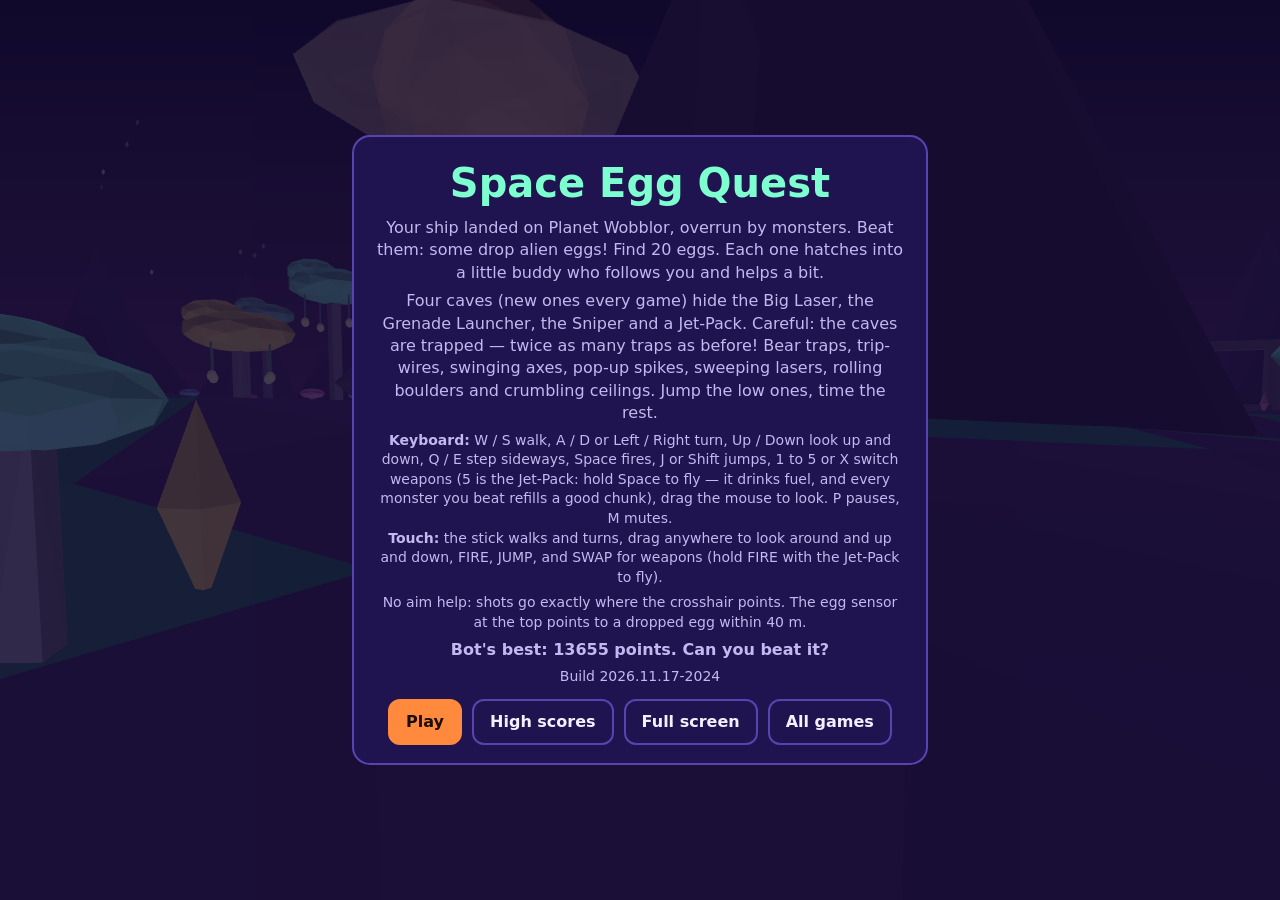
<file: games/space-egg-quest/index.html>
<!doctype html>
<html lang="en">
<head>
<meta charset="utf-8">
<meta name="robots" content="noindex">
<meta name="viewport" content="width=device-width,initial-scale=1,maximum-scale=1,user-scalable=no,viewport-fit=cover">
<meta name="apple-mobile-web-app-capable" content="yes">
<meta name="mobile-web-app-capable" content="yes">
<meta name="theme-color" content="#120a2e">
<meta name="apple-mobile-web-app-status-bar-style" content="black-translucent">
<meta name="apple-mobile-web-app-title" content="Space Egg Quest">
<link rel="manifest" href="manifest.webmanifest">
<link rel="apple-touch-icon" href="apple-touch-icon.png">
<link rel="icon" href="icon-192.png">
<title>Space Egg Quest</title>
</head>
<body>
<style>
/* Layout: one full-screen WebGL canvas. The HUD, menus and touch controls are plain HTML on top of it. */
:root { --space:#120a2e; --panel:#1f1450; --edge:#5a43b0; --ink:#f4f0ff; --muted:#c3b8f0; --hot:#ff8a3d; --good:#7dffd0; --bad:#ff5d7a; }
* { box-sizing: border-box; }
[hidden] { display: none !important; }
/* The page is pinned so it can never scroll, even when a host adds padding around it. */
html { box-sizing: border-box; overflow: hidden; height: 100%; background: var(--space); }
body { position: fixed; inset: 0; margin: 0; overflow: hidden; color: var(--ink);
  font: 16px/1.4 "Trebuchet MS", system-ui, sans-serif;
  touch-action: none; user-select: none; -webkit-user-select: none; -webkit-touch-callout: none; }
canvas { position: absolute; inset: 0; width: 100%; height: 100%; display: block; }
#hud { position: absolute; top: max(8px, env(safe-area-inset-top)); left: max(12px, env(safe-area-inset-left)); right: max(12px, env(safe-area-inset-right));
  display: flex; gap: 14px; align-items: center; font-weight: 700; pointer-events: none; text-shadow: 0 2px 3px #000a; flex-wrap: wrap; }
#hud .spacer { flex: 1; }
#hudHearts { color: var(--bad); letter-spacing: 2px; font-size: 20px; }
button { font: inherit; font-weight: 700; color: var(--ink); background: var(--panel); border: 2px solid var(--edge);
  border-radius: 12px; padding: 10px 16px; min-height: 44px; cursor: pointer; }
button.primary { background: var(--hot); border-color: var(--hot); color: #1b0d00; }
#hud button { pointer-events: auto; min-width: 44px; padding: 6px 12px; }
.screen { position: absolute; inset: 0; display: flex; align-items: center; justify-content: center; padding: 16px; background: rgba(18,10,46,.80); overflow: auto; }
.screen[hidden] { display: none; }
.card { width: min(36rem, 100%); max-height: 100%; overflow: auto; background: var(--panel); border: 2px solid var(--edge); border-radius: 18px; padding: 18px 20px; text-align: center; }
.card h1 { margin: 0 0 6px; font-size: clamp(26px, 6vw, 40px); color: var(--good); }
.card p { margin: 6px 0; color: var(--muted); }
.row { display: flex; gap: 10px; justify-content: center; flex-wrap: wrap; margin-top: 12px; }
.note { font-size: 14px; color: var(--muted); }
.good { color: var(--good); font-weight: 700; }
table { margin: 10px auto 0; border-collapse: collapse; }
td { padding: 2px 10px; text-align: left; }
tr.new td { color: var(--good); font-weight: 700; }
/* 16px or bigger, or iOS zooms the page when the field is tapped */
#initials { font: 700 24px monospace; width: 5.5ch; text-align: center; text-transform: uppercase; padding: 6px; border-radius: 10px; border: 2px solid var(--edge); background: #fff; color: #111; user-select: text; -webkit-user-select: text; }
/* In-game overlays */
#cross { position: absolute; left: 50%; top: 50%; width: 26px; height: 26px; margin: -13px 0 0 -13px; pointer-events: none;
  border: 3px solid #fffc; border-radius: 50%; box-shadow: 0 0 6px #7dffd0; }
#cross::after { content: ''; position: absolute; left: 50%; top: 50%; width: 4px; height: 4px; margin: -2px; background: #fff; border-radius: 50%; }
#radar { position: absolute; top: calc(max(8px, env(safe-area-inset-top)) + 46px); left: 50%; transform: translateX(-50%); pointer-events: none;
  display: flex; flex-direction: column; align-items: center; font-weight: 700; font-size: 14px; text-shadow: 0 2px 3px #000a; }
#radarArrow { width: 0; height: 0; border-left: 14px solid transparent; border-right: 14px solid transparent; border-bottom: 30px solid var(--good); filter: drop-shadow(0 0 4px #000); }
#bossBar { position: absolute; top: calc(max(8px, env(safe-area-inset-top)) + 40px); left: 50%; transform: translateX(-50%); width: min(70vw, 420px); pointer-events: none; text-align: center; font-weight: 700; text-shadow: 0 2px 3px #000a; }
#bossBar .track { height: 14px; border-radius: 8px; background: #0008; border: 2px solid #fff6; overflow: hidden; margin-top: 2px; }
#bossFill { height: 100%; width: 100%; background: linear-gradient(90deg, #ff5d7a, #ffb03d); }
#flash { position: absolute; inset: 0; background: #ff2040; opacity: 0; pointer-events: none; }
#toast { position: absolute; left: 50%; top: 30%; transform: translateX(-50%); padding: 8px 16px; border-radius: 12px; background: #000a; font-weight: 700; font-size: 20px; text-align: center; pointer-events: none; max-width: 90vw; }
/* Touch controls: only shown on touch screens (see "isTouch" in the script). */
#touch { position: absolute; inset: 0; pointer-events: none; }
#stick { position: absolute; left: max(18px, env(safe-area-inset-left)); bottom: max(18px, env(safe-area-inset-bottom)); width: 130px; height: 130px;
  border-radius: 50%; background: #ffffff1c; border: 2px solid #ffffff55; pointer-events: auto; touch-action: none; }
#knob { position: absolute; left: 50%; top: 50%; width: 56px; height: 56px; margin: -28px; border-radius: 50%; background: #ffffff66; border: 2px solid #fff; }
#tFire { position: absolute; right: max(18px, env(safe-area-inset-right)); bottom: max(26px, env(safe-area-inset-bottom)); width: 96px; height: 96px; border-radius: 50%;
  pointer-events: auto; background: #ff8a3dcc; border-color: #ffd0a8; color: #1b0d00; font-size: 18px; touch-action: none; }
#tSwap { position: absolute; right: calc(max(18px, env(safe-area-inset-right)) + 108px); bottom: max(26px, env(safe-area-inset-bottom)); width: 70px; height: 56px; border-radius: 14px;
  pointer-events: auto; font-size: 14px; touch-action: none; }
#hudWeapon { color: #ffd36b; }
#hudFuel { display: flex; align-items: center; gap: 6px; color: #ffb07a; }
#hudFuel .track { width: 84px; height: 10px; border-radius: 6px; background: #0008; border: 1px solid #fff5; overflow: hidden; }
#hudFuelFill { display: block; height: 100%; width: 100%; background: linear-gradient(90deg, #ff8a3d, #ffd36b); }
#tJump { position: absolute; right: max(18px, env(safe-area-inset-right)); bottom: calc(max(26px, env(safe-area-inset-bottom)) + 108px); width: 76px; height: 56px; border-radius: 14px;
  pointer-events: auto; font-size: 14px; touch-action: none; }
#lookHint { position: absolute; right: max(18px, env(safe-area-inset-right)); bottom: calc(max(26px, env(safe-area-inset-bottom)) + 172px); font-size: 13px; color: #fffa; text-shadow: 0 1px 2px #000; }
</style>

<canvas id="view"></canvas>

<div id="cross" hidden></div>
<div id="flash"></div>
<div id="toast" hidden></div>
<div id="radar" hidden><div id="radarArrow"></div><span id="radarText"></span></div>
<div id="bossBar" hidden>MEGA GLOOM<div class="track"><div id="bossFill"></div></div></div>

<div id="hud" hidden>
  <span id="hudHearts"></span>
  <span id="hudEggs">Eggs: 0 of 8</span>
  <span id="hudBuddies">Buddies: 0</span>
  <span id="hudScore">Score: 0</span>
  <span id="hudWeapon">Blaster</span>
  <span id="hudFuel" hidden><span id="hudFuelText">Jet fuel</span><span class="track"><span id="hudFuelFill"></span></span></span>
  <span class="spacer"></span>
  <button id="btnMute" aria-label="Sound on or off">&#9835;</button>
  <button id="btnPause" aria-label="Pause">II</button>
</div>

<div id="touch" hidden>
  <div id="stick" aria-label="Move stick"><div id="knob"></div></div>
  <span id="lookHint">Drag anywhere to look</span>
  <button id="tFire" aria-label="Fire">FIRE</button>
  <button id="tSwap" aria-label="Switch weapon">SWAP</button>
  <button id="tJump" aria-label="Jump">JUMP</button>
</div>

<section class="screen" id="scrTitle">
  <div class="card">
    <h1>Space Egg Quest</h1>
    <p>Your ship landed on Planet Wobblor, overrun by monsters. Beat them: some drop alien eggs! Find 20 eggs. Each one hatches into a little buddy who follows you and helps a bit.</p>
    <p>Four caves (new ones every game) hide the Big Laser, the Grenade Launcher, the Sniper and a Jet-Pack. Careful: the caves are trapped — twice as many traps as before! Bear traps, trip-wires, swinging axes, pop-up spikes, sweeping lasers, rolling boulders and crumbling ceilings. Jump the low ones, time the rest.</p>
    <p class="note"><b>Keyboard:</b> W / S walk, A / D or Left / Right turn, Up / Down look up and down, Q / E step sideways, Space fires, J or Shift jumps, 1 to 5 or X switch weapons (5 is the Jet-Pack: hold Space to fly — it drinks fuel, and every monster you beat refills a good chunk), drag the mouse to look. P pauses, M mutes.<br><b>Touch:</b> the stick walks and turns, drag anywhere to look around and up and down, FIRE, JUMP, and SWAP for weapons (hold FIRE with the Jet-Pack to fly).</p>
    <p class="note">No aim help: shots go exactly where the crosshair points. The egg sensor at the top points to a dropped egg within 40 m.</p>
    <p id="titleTop"></p>
    <p id="titleBot" class="good"></p>
    <p id="titleBuild" class="note"></p>
    <div class="row">
      <button class="primary" id="btnPlay">Play</button>
      <button id="btnScores">High scores</button>
      <button id="btnFull">Full screen</button>
      <button id="allGames" hidden>All games</button>
    </div>
    <p class="note" id="fullNote" hidden></p>
  </div>
</section>

<section class="screen" id="scrPause" hidden>
  <div class="card">
    <h1>Paused</h1>
    <div class="row"><button class="primary" id="btnResume">Keep playing</button><button id="btnQuit">Quit to title</button></div>
  </div>
</section>

<section class="screen" id="scrEnd" hidden>
  <div class="card">
    <h1 id="endTitle"></h1>
    <p id="endScore"></p>
    <p id="endBot" class="good"></p>
    <div id="endForm" hidden>
      <p>You made the high score table! Enter your initials:</p>
      <div class="row"><input id="initials" maxlength="3" autocomplete="off" autocapitalize="characters" spellcheck="false"><button class="primary" id="btnSave">Save</button></div>
    </div>
    <div id="endTable"></div>
    <div class="row"><button class="primary" id="btnAgain">Play again</button><button id="btnMenu">Title</button></div>
  </div>
</section>

<section class="screen" id="scrScores" hidden>
  <div class="card">
    <h1>High scores</h1>
    <div id="scoresTable"></div>
    <div class="row"><button class="primary" id="btnBack">Back</button></div>
  </div>
</section>

<!-- The test harness writes the bots' scores between these two markers. Keep them before the main script. -->
<!-- The build number, written by stamp_build.py right before publishing. -->
<!-- BUILD-START -->
<script>window.GAME_BUILD = "2026.11.17-2024";</script>
<!-- BUILD-END -->
<!-- BOT-SCORES-START -->
<script>window.BOT_SCORES = {"game":"Space Egg Quest","bots":{"evolutionary":{"label":"Evolution Bot","start":50,"mid":1980,"best":13655,"won":true,"passes":[50,125,150,475,1980,5015,8175,9330,13655]}},"updated":"2026-11-18T01:22:15Z","champion":{"bot":"evolutionary","label":"Evolution Bot","score":13655,"won":true}};</script>
<!-- BOT-SCORES-END -->

<script>
'use strict';
// =====================================================================================
// SPACE EGG QUEST: a first-person 3D game on an alien planet.
// Explore a big hilly planet with mountains, alien trees and four underground dungeons
// (each hides a weapon or the Jet-Pack, and every one is sprinkled with traps). Find 20 alien
// eggs (each hatches into a buddy who follows you and fights), blast four kinds of monsters,
// then beat MEGA GLOOM, a giant boss with three angry phases.
// Built from the Funfactory starter: fixed-step update(), one Input object, seeded random
// numbers, saved high scores, pause, touch controls, full screen and the test hook.
// =====================================================================================

// ---------- CONFIG ----------
// GAME_ID must be exactly the game's folder name. Saved data is stored under "<GAME_ID>.something".
const GAME_ID = 'space-egg-quest';
const TITLE = 'Space Egg Quest';
const SCORE_NAME = 'points';
const CFG = {                       // every tuning number lives here
  STEPS_PER_SECOND: 60,             // the simulation always moves in steps of exactly 1/60 s
  WORLD_R: 110,                     // how far from the middle of the map you can walk
  HEARTS: 7,
  WALK: 9, TURN: 2.6,               // walking speed (units per second) and turning speed (radians per second)
  LOOK_SPEED: 1.6, MAX_PITCH: 1.25, // looking up and down: speed (radians per second) and how far (radians)
  EYE: 1.6,                         // your eyes are this high above the ground
  JUMP_SPEED: 7, GRAVITY: 20,       // jumping: about 1.2 m high, 0.7 s in the air
  JET_UP: 5.5,                      // the Jet-Pack: how fast you climb while you hold fire
  JET_MAX: 6.5, JET_MAX_CAVE: 2.4,  // how high the Jet-Pack can take you (cave ceilings are low)
  JET_FUEL: 100,                    // the Jet-Pack's fuel tank (it shows as a bar once you own it)
  JET_DRAIN: 12, JET_REFUEL: 25,    // fuel burned per second of flight, and refilled per monster beaten
  EGGS: 20, EGG_DROP: 0.10, EGG_REACH: 1.8,   // eggs needed, the chance a beaten monster drops one, pickup reach
  HEART_DROP: 0.04,                 // the chance any beaten monster drops a heart fruit (Rockbacks always do)
  ROCKS: 50, TREES: 46, MOUNTAINS: 7,
  CELL: 4,                          // size of one cave square, in meters
  CAVE_W: 13, CAVE_H: 10,           // cave size in maze rooms (the map is twice that plus one squares each way)
  CAVE_TRAPS: { bear: 2, wire: 2, axe: 2, spike: 2, laser: 1, mover: 1, debris: 2 },  // 12 traps per cave (placed by the seeded dice)
  SENSOR_RANGE: 40,                 // the egg sensor arrow only shows eggs and stairs this close (meters)
  BUDDY_SHOT_SPEED: 22, BUDDY_FIRE_EVERY: 1.1, BUDDY_RANGE: 15,
  BUDDY_DAMAGE: 0.25,               // a buddy shot does a quarter of a blaster shot
  ENEMY_FIRST: 3,                   // the first monster shows up after 3 s
  MAX_MONSTERS: 12,                 // most monsters on the surface at once
  BOSS_HP: 250, BOSS_R: 3.2, ORB_SPEED: 8,
  SAFE_SECONDS: 1.3,                // can't be hurt for this long after losing a heart
  POINTS: { egg: 100, weapon: 150, bossHit: 5, boss: 1000, heart: 200 },
  MAX_SECONDS: 1200,                // a bot run longer than this counts as a fail
};
// Your weapons. There is no aim assist: every shot goes exactly where the crosshair points.
// kind: 'bolt' flies, 'beam' is a laser you hold, 'ray' hits instantly, 'grenade' arcs and explodes.
const WEAPONS = {
  blaster: { name: 'Blaster',          key: 1, kind: 'bolt',    every: 0.22, damage: 1,   speed: 36, life: 1.3, color: '#fff38a' },
  laser:   { name: 'Big Laser',        key: 2, kind: 'beam',    every: 0,    damage: 7,   range: 45, color: '#ff3b5c' }, // damage per second while held
  grenade: { name: 'Grenade Launcher', key: 3, kind: 'grenade', every: 0.8,  damage: 4,   speed: 22, blast: 4.5, color: '#b7ff6b' },
  sniper:  { name: 'Sniper',           key: 4, kind: 'ray',     every: 1.1,  damage: 7,   range: 140, color: '#8ab4ff' },
  jetpack: { name: 'Jet-Pack',         key: 5, kind: 'jet',     every: 0.13, color: '#ff8a3d' }, // not a gun: hold fire to fly!
};
const WEAPON_ORDER = ['blaster', 'laser', 'grenade', 'sniper', 'jetpack'];
// The monsters. r = how big they are (for hits), y = how high their middle floats, speed in meters per second.
const KINDS = {
  gloom:    { name: 'Gloomling',   hp: 2, speed: 2.4, r: 0.95, y: 1.0, points: 25 }, // floats after you on a wiggly path
  zapbug:   { name: 'Zapbug',      hp: 1, speed: 3.0, r: 0.8,  y: 1.3, points: 30 }, // circles, then dashes straight at you
  spitter:  { name: 'Goo Spitter', hp: 3, speed: 1.2, r: 1.0,  y: 1.1, points: 40 }, // keeps its distance and spits goo balls
  rockback: { name: 'Rockback',    hp: 6, speed: 1.6, r: 1.5,  y: 0.9, points: 60 }, // big, slow and tough; drops a heart fruit
};
const MAP_LETTER = { g: 'gloom', z: 'zapbug', s: 'spitter', r: 'rockback' };
const TRAP_LETTER = { t: 'bear', w: 'wire', a: 'axe', i: 'spike', l: 'laser', m: 'mover', d: 'debris' }; // cave traps, placed at random by makeCave()
// Underground dungeons, each guarding one weapon. # wall, . floor, S stairs (where you arrive),
// W the weapon, X exit portal, g z s r = monsters waiting there, t = bear trap, w = trip-wire,
// a = axe plate, i = spike plate, l = sweeping laser, m = rolling boulder, d = crumbling ceiling
// (the game sprinkles traps and guards through every generated cave on its own).
// Kids can redraw these maps; keep a path from S to W.
const DUNGEONS = [
  { name: 'the Crystal Caves', weapon: 'laser', map: [
    '###############',
    '#S..#.........#',
    '###.#.#######.#',
    '#...#.#...g.#.#',
    '#.###.#.###.#.#',
    '#..z....#...#.#',
    '#####.###.###.#',
    '#.....#...#...#',
    '#.#####.###.#.#',
    '#.s.....#...#r#',
    '#.#######.###.#',
    '#WX.......#...#',
    '###############'] },
  { name: 'the Gloom Tunnels', weapon: 'grenade', map: [
    '#############',
    '#.....#....S#',
    '#.###.#.###.#',
    '#.#g..#...#.#',
    '#.#.#####.#.#',
    '#.#...z...#.#',
    '#.###.#####.#',
    '#...#.....s.#',
    '###.#####.###',
    '#r..#...#...#',
    '#.###.#.#.###',
    '#.....#...WX#',
    '#############'] },
  { name: 'the Echo Vaults', weapon: 'sniper', map: [
    '#############',
    '#S....#.....#',
    '#####.#.###.#',
    '#.....#.#g#.#',
    '#.#####.#.#.#',
    '#.....z...#.#',
    '#####.#####.#',
    '#.s...#...#.#',
    '#.###.#.#.#.#',
    '#...#...#...#',
    '###.#######.#',
    '#XW.....r...#',
    '#############'] },
  { name: 'the Rocket Vault', weapon: 'jetpack', map: [
    '#############',
    '#S..#....g..#',
    '#.#.#.####.##',
    '#.#...#...#.#',
    '#.#.#.#.#.#.#',
    '#...#...#...#',
    '###.#.###.#.#',
    '#...#...#..z#',
    '#W#####.##X##',
    '#############'] },
];
const STEP = 1 / CFG.STEPS_PER_SECOND;
const $ = id => document.getElementById(id);
const clamp = (v, lo, hi) => Math.max(lo, Math.min(hi, v));
const EGG_COLORS = ['#7dffd0', '#ff8ad8', '#ffd36b', '#8ab4ff', '#b7ff6b', '#ff9a6b', '#d59bff', '#6bf3ff', '#ffef6b', '#ff6b9a'];
const BUDDY_NAMES = ['Pip', 'Zuzu', 'Blink', 'Mopo', 'Fizz', 'Noodle', 'Tock', 'Wiggy', 'Bop', 'Lumo', // made-up alien names
  'Squee', 'Dot', 'Ziggy', 'Pob', 'Flick', 'Nim', 'Wub', 'Toot', 'Kip', 'Glim'];

// ---------- SEEDED RANDOM NUMBERS ----------
// Use rand() for anything that changes the game (where things appear, which way they move), so the
// same seed always gives the same game. Math.random() is fine for looks only (sparkles, shake).
let rngState = 1;
function seedRandom(seed) { rngState = (seed >>> 0) || 1; }
function rand() { // "mulberry32": small, fast and good enough for games
  let t = (rngState += 0x6D2B79F5);
  t = Math.imul(t ^ (t >>> 15), t | 1);
  t ^= t + Math.imul(t ^ (t >>> 7), t | 61);
  return ((t ^ (t >>> 14)) >>> 0) / 4294967296;
}

// ---------- SAVED DATA ----------
// Every key is prefixed with the folder name. If the browser blocks storage, scores stay in memory.
const store = {
  mem: {},
  ok: (() => { try { const k = GAME_ID + '.__test'; localStorage.setItem(k, '1'); localStorage.removeItem(k); return true; } catch { return false; } })(),
  get(key, fallback) {
    try { const v = localStorage.getItem(GAME_ID + '.' + key); if (v != null) return JSON.parse(v); } catch { /* blocked or bad data */ }
    return key in this.mem ? this.mem[key] : fallback;
  },
  set(key, value) { this.mem[key] = value; try { localStorage.setItem(GAME_ID + '.' + key, JSON.stringify(value)); } catch { /* memory only */ } },
};
const Scores = { // top-10 table: [{ initials, score, detail, date }], highest first
  list() { const l = store.get('scores', []); return Array.isArray(l) ? l : []; },
  qualifies(score) { const l = this.list(); return score > 0 && (l.length < 10 || score > l[l.length - 1].score); },
  add(initials, score, detail) {
    const entry = { initials, score, detail, date: new Date().toISOString().slice(0, 10) };
    const l = this.list(); l.push(entry);
    l.sort((a, b) => b.score - a.score); // sort is stable, so ties keep the earlier entry first
    store.set('scores', l.slice(0, 10)); store.set('initials', initials);
    return l.indexOf(entry); // its row in the table (10 or more means it did not make the cut)
  },
  top() { const l = this.list(); return l.length ? l[0].score : 0; },
};

// ---------- SOUND (made in code; starts only after the first tap or key, an iOS rule) ----------
const Sound = {
  ctx: null, muted: false,
  unlock() { if (this.ctx || Hook.mode === 'bot') return; try { this.ctx = new (window.AudioContext || window.webkitAudioContext)(); } catch { /* no sound */ } },
  // one note: start pitch, end pitch (a slide), length, wave shape, loudness, delay
  tone(f1, f2 = f1, seconds = 0.12, type = 'square', vol = 0.1, delay = 0) {
    if (!this.ctx || this.muted || Hook.mode === 'bot') return;
    const o = this.ctx.createOscillator(), g = this.ctx.createGain(), t = this.ctx.currentTime + delay;
    o.type = type; o.frequency.setValueAtTime(f1, t); o.frequency.exponentialRampToValueAtTime(Math.max(20, f2), t + seconds);
    g.gain.setValueAtTime(vol, t); g.gain.exponentialRampToValueAtTime(0.001, t + seconds);
    o.connect(g).connect(this.ctx.destination); o.start(t); o.stop(t + seconds + 0.02);
  },
  pew() { this.tone(1400, 300, 0.12, 'square', 0.05); },
  buddyPew() { this.tone(2000, 900, 0.08, 'triangle', 0.04); },
  egg() { [660, 880, 1100].forEach((f, i) => this.tone(f, f, 0.12, 'triangle', 0.1, i * 0.07)); },
  hatch() { this.tone(500, 1600, 0.25, 'sine', 0.12, 0.3); this.tone(1600, 2200, 0.1, 'triangle', 0.08, 0.55); },
  pop() { this.tone(300, 60, 0.2, 'sawtooth', 0.08); },
  spit() { this.tone(220, 500, 0.15, 'sine', 0.07); },
  dash() { this.tone(900, 1800, 0.2, 'sawtooth', 0.05); },
  heart() { [784, 988, 1318].forEach((f, i) => this.tone(f, f, 0.1, 'sine', 0.1, i * 0.06)); },
  hurt() { this.tone(200, 50, 0.4, 'sawtooth', 0.14); },
  stairs() { [520, 440, 370, 300, 250].forEach((f, i) => this.tone(f, f, 0.08, 'triangle', 0.08, i * 0.07)); },
  portal() { this.tone(300, 1500, 0.5, 'sine', 0.1); },
  roar() { this.tone(90, 40, 1.2, 'sawtooth', 0.18); this.tone(140, 50, 1.0, 'square', 0.08, 0.1); },
  zap() { this.tone(1800, 200, 0.4, 'sawtooth', 0.08); },
  boom() { this.tone(120, 30, 0.5, 'sawtooth', 0.14); },
  jump() { this.tone(300, 700, 0.15, 'triangle', 0.06); },
  rocket() { this.tone(65, 105, 0.16, 'sawtooth', 0.09); this.tone(150, 230, 0.16, 'square', 0.035, 0.02); }, // the Jet-Pack: a chugging rocket rumble
  laser() { this.tone(900, 820, 0.12, 'sawtooth', 0.03); },
  sniper() { this.tone(2400, 120, 0.35, 'square', 0.08); this.tone(80, 40, 0.3, 'sawtooth', 0.1); },
  thump() { this.tone(160, 90, 0.18, 'square', 0.09); },
  bossHit() { this.tone(180, 120, 0.08, 'square', 0.05); },
  win() { [523, 659, 784, 1046, 1318].forEach((f, i) => this.tone(f, f, 0.25, 'triangle', 0.12, i * 0.13)); },
  lose() { [400, 300, 200, 120].forEach((f, i) => this.tone(f, f * 0.9, 0.3, 'sawtooth', 0.1, i * 0.2)); },
};

// ---------- INPUT ----------
// Keyboard, mouse, touch and the test hook all feed this one object. The game only ever reads
// Input.move(), Input.strafe(), Input.turn(), Input.fire() and Input.takeLook().
const Hook = { mode: null, steps: 0, bot: { move: 0, turn: 0, fire: false, jump: false, pitch: 0 } }; // test hook state; the hook itself is at the end
const Input = {
  keys: new Set(),            // keyboard keys held right now (KeyboardEvent.code)
  stick: { x: 0, y: 0 },      // the touch stick: x = turn (-1 left .. 1 right), y = walk (-1 forward .. 1 back)
  fireTouch: false,           // the touch FIRE button is held
  jumpTouch: false,           // the touch JUMP button is held
  look: 0, lookY: 0,          // pixels dragged sideways / up-down since the last step (mouse or finger)
  weaponPick: null,           // a weapon switch waiting to happen: 1 to 4, or 'next'
  has(...codes) { return codes.some(c => this.keys.has(c)); },
  move() { // 1 = forward, -1 = backward
    if (Hook.mode === 'bot') return Hook.bot.move;
    return clamp((this.has('KeyW') ? 1 : 0) - (this.has('KeyS') ? 1 : 0) - this.stick.y, -1, 1);
  },
  pitch() { return Hook.mode === 'bot' ? Hook.bot.pitch : (this.has('ArrowUp') ? 1 : 0) - (this.has('ArrowDown') ? 1 : 0); }, // 1 = look up
  strafe() { return Hook.mode === 'bot' ? 0 : (this.has('KeyE') ? 1 : 0) - (this.has('KeyQ') ? 1 : 0); }, // 1 = step right
  turn() { // 1 = turn right
    if (Hook.mode === 'bot') return Hook.bot.turn;
    return clamp((this.has('ArrowRight', 'KeyD') ? 1 : 0) - (this.has('ArrowLeft', 'KeyA') ? 1 : 0) + this.stick.x, -1, 1);
  },
  fire() { return Hook.mode === 'bot' ? Hook.bot.fire : this.fireTouch || this.has('Space'); },
  jump() { return Hook.mode === 'bot' ? Hook.bot.jump : this.jumpTouch || this.has('KeyJ', 'ShiftLeft', 'ShiftRight'); },
  takeLook() { const l = this.look; this.look = 0; return Hook.mode === 'bot' ? 0 : l; },
  takeLookY() { const l = this.lookY; this.lookY = 0; return Hook.mode === 'bot' ? 0 : l; },
  takeWeapon() { const w = this.weaponPick; this.weaponPick = null; return Hook.mode === 'bot' ? null : w; },
  clear() { this.keys.clear(); this.stick = { x: 0, y: 0 }; this.fireTouch = false; this.jumpTouch = false; this.look = 0; this.lookY = 0; this.weaponPick = null; },
};
const isTouch = matchMedia('(pointer: coarse)').matches || 'ontouchstart' in window;
const typing = e => e.target && e.target.matches && e.target.matches('input, textarea');

addEventListener('keydown', e => {
  Sound.unlock();
  if (typing(e)) return;                       // typing initials: no game shortcuts
  if (e.code.startsWith('Arrow') || e.code === 'Space') e.preventDefault();
  if (e.repeat) return;
  Input.keys.add(e.code);
  if (e.code === 'KeyP' || e.code === 'Escape') Game.togglePause();
  if (e.code === 'KeyF') Full.toggle();
  if (e.code === 'KeyM') toggleMute();
  if (/^Digit[1-5]$/.test(e.code)) Input.weaponPick = +e.code.slice(5);
  if (e.code === 'KeyX') Input.weaponPick = 'next';
  if (e.code === 'Enter') UI.primary();
});
addEventListener('keyup', e => Input.keys.delete(e.code));
addEventListener('blur', () => { Input.clear(); if (!Hook.mode) Game.pause(); });
document.addEventListener('visibilitychange', () => { if (document.hidden && !Hook.mode) Game.pause(); });
// stop pinch-zoom, double-tap zoom and long-press menus over the game
for (const ev of ['gesturestart', 'contextmenu', 'dblclick']) addEventListener(ev, e => { if (!typing(e)) e.preventDefault(); });

// Drag on the game view (mouse or finger) to look around.
const canvas = $('view');
const drags = new Map(); // pointerId -> last [x, y]
canvas.addEventListener('pointerdown', e => { Sound.unlock(); drags.set(e.pointerId, [e.clientX, e.clientY]); });
addEventListener('pointermove', e => {
  const d = drags.get(e.pointerId); if (!d) return;
  Input.look += e.clientX - d[0]; Input.lookY += e.clientY - d[1]; drags.set(e.pointerId, [e.clientX, e.clientY]);
});
for (const ev of ['pointerup', 'pointercancel']) addEventListener(ev, e => drags.delete(e.pointerId));

// The touch stick: drag the knob; up walks forward, sideways turns.
(() => {
  const stick = $('stick'), knob = $('knob'); let id = null;
  const set = e => {
    const r = stick.getBoundingClientRect(), rad = r.width / 2;
    let x = (e.clientX - r.left - rad) / rad, y = (e.clientY - r.top - rad) / rad;
    const len = Math.hypot(x, y); if (len > 1) { x /= len; y /= len; }
    Input.stick = { x: Math.abs(x) < 0.15 ? 0 : x, y: Math.abs(y) < 0.15 ? 0 : y };
    knob.style.transform = `translate(${x * rad * 0.6}px, ${y * rad * 0.6}px)`;
  };
  stick.addEventListener('pointerdown', e => { e.preventDefault(); Sound.unlock(); id = e.pointerId; try { stick.setPointerCapture(id); } catch { /* fine without it */ } set(e); });
  stick.addEventListener('pointermove', e => { if (e.pointerId === id) set(e); });
  const up = e => { if (e.pointerId !== id) return; id = null; Input.stick = { x: 0, y: 0 }; knob.style.transform = ''; };
  stick.addEventListener('pointerup', up); stick.addEventListener('pointercancel', up);
  const fire = $('tFire');
  fire.addEventListener('pointerdown', e => { e.preventDefault(); Sound.unlock(); Input.fireTouch = true; });
  for (const ev of ['pointerup', 'pointercancel', 'pointerleave']) fire.addEventListener(ev, e => { e.preventDefault(); Input.fireTouch = false; });
  $('tSwap').addEventListener('pointerdown', e => { e.preventDefault(); Input.weaponPick = 'next'; });
  const jump = $('tJump');
  jump.addEventListener('pointerdown', e => { e.preventDefault(); Sound.unlock(); Input.jumpTouch = true; });
  for (const ev of ['pointerup', 'pointercancel', 'pointerleave']) jump.addEventListener(ev, e => { e.preventDefault(); Input.jumpTouch = false; });
})();

// ---------- THE WORLD ----------
// The planet is seen from above as x (east-west) and z (north-south); y is up. Hills only change
// how things look (everything walks on the same flat map underneath), so the rules stay simple.
// The player faces "yaw": forward is (sin yaw, cos yaw). Turning right makes yaw smaller.
const dirOf = yaw => ({ x: Math.sin(yaw), z: Math.cos(yaw) });
function ground(x, z) { // height of the hills (looks only)
  if (x > 500) return 0; // dungeons are far away and flat
  const flat = clamp((Math.hypot(x, z) - 8) / 20, 0, 1); // flat near your ship
  return flat * (2.4 * Math.sin(x * 0.045 + 1) * Math.cos(z * 0.05) + 1.4 * Math.sin(x * 0.1 + z * 0.07) + 0.6 * Math.sin(z * 0.17));
}
// Where something is compared with where you face: angle (+ = to your right) and distance.
function bearing(p, x, z) {
  const dx = x - p.x, dz = z - p.z, f = dirOf(p.yaw);
  const ahead = dx * f.x + dz * f.z, right = -dx * f.z + dz * f.x;
  return { angle: Math.atan2(right, ahead), dist: Math.hypot(dx, dz) };
}
const dist = (a, b) => Math.hypot(a.x - b.x, a.z - b.z);

// Dungeons live far east of the planet (x from 1000), each in its own spot. Each square is CFG.CELL meters.
const Dun = {
  make(i, map) {
    const def = DUNGEONS[i], g = map, H = g.length, W = g[0].length, C = CFG.CELL;
    const d = { i, name: def.name, weaponKind: def.weapon, taken: false, g, W, H, ox: 1000 + i * 300, oz: 0, spawned: false, guards: [], traps: [] };
    for (let r = 0; r < H; r++) for (let c = 0; c < W; c++) {
      const ch = g[r][c], pos = this.center(d, c, r);
      if (ch === 'S') d.start = pos; else if (ch === 'W') d.weapon = pos; else if (ch === 'X') d.exit = pos;
      else if (MAP_LETTER[ch]) d.guards.push({ kind: MAP_LETTER[ch], ...pos });
      else if (TRAP_LETTER[ch]) {
        // which way a rope hangs / an axe swings: across the passage, between its two walls
        const axis = g[r][c - 1] === '#' && g[r][c + 1] === '#' ? 'x' : 'z';
        const trap = { kind: TRAP_LETTER[ch], ...pos, axis, spent: false };
        if (trap.kind === 'axe') Object.assign(trap, { active: false, timer: 0, phase: 0, hit: false, cool: 0 });
        if (trap.kind === 'spike') trap.phase = rand() * 4.8; // the spikes rise and sink on their own clock
        if (trap.kind === 'laser') Object.assign(trap, { angle: rand() * Math.PI * 2, spin: 1.1 + rand() * 0.7 }); // its beam sweeps around
        if (trap.kind === 'mover') { // the boulder rolls along the open way, as far as the corridor lets it
          const travel = axis === 'x' ? 'z' : 'x'; // walls left and right: it rolls up and down the corridor
          const dc = travel === 'x' ? 1 : 0, dr = travel === 'z' ? 1 : 0;
          let open = 0; // how many squares it can roll each way (two at most)
          for (const s of [-1, 1]) { let n = 0; while (n < 2 && !this.solidCell(d, c + dc * s * (n + 1), r + dr * s * (n + 1))) n++; open = Math.max(open, n); }
          Object.assign(trap, { travel, amp: open * CFG.CELL, phase: rand() * Math.PI * 2, speed: (2.4 + rand() * 1.2) / Math.max(2, open * CFG.CELL) });
        }
        if (trap.kind === 'debris') Object.assign(trap, { warn: 0, chunkY: -1 }); // -1 not falling yet, 0 landed
        d.traps.push(trap);
      }
    }
    // face the open floor next to the stairs
    for (const [dc, dr] of [[1, 0], [-1, 0], [0, 1], [0, -1]]) if (!this.solidCell(d, this.cellOf(d, d.start.x, d.start.z)[0] + dc, this.cellOf(d, d.start.x, d.start.z)[1] + dr)) { d.startYaw = Math.atan2(dc, dr); break; }
    d.toWeapon = this.field(d, d.weapon); d.toExit = this.field(d, d.exit);
    return d;
  },
  center(d, c, r) { return { x: d.ox + c * CFG.CELL + CFG.CELL / 2, z: d.oz + r * CFG.CELL + CFG.CELL / 2 }; },
  cellOf(d, x, z) { return [Math.floor((x - d.ox) / CFG.CELL), Math.floor((z - d.oz) / CFG.CELL)]; },
  solidCell(d, c, r) { return c < 0 || r < 0 || c >= d.W || r >= d.H || d.g[r][c] === '#'; },
  solidAt(d, x, z) { const [c, r] = this.cellOf(d, x, z); return this.solidCell(d, c, r); },
  // How many squares from every square to the target (a "distance map" that goes around walls).
  field(d, target) {
    const f = new Int16Array(d.W * d.H).fill(-1), q = [this.cellOf(d, target.x, target.z)];
    f[q[0][1] * d.W + q[0][0]] = 0;
    while (q.length) {
      const [c, r] = q.shift();
      for (const [dc, dr] of [[1, 0], [-1, 0], [0, 1], [0, -1]]) {
        const nc = c + dc, nr = r + dr;
        if (!this.solidCell(d, nc, nr) && f[nr * d.W + nc] < 0) { f[nr * d.W + nc] = f[r * d.W + c] + 1; q.push([nc, nr]); }
      }
    }
    return f;
  },
  // Walking distance (around walls) from (x, z) to the field's target, plus the next square to head for.
  path(d, f, x, z, target) {
    const [c, r] = this.cellOf(d, x, z), v = this.solidCell(d, c, r) ? -1 : f[r * d.W + c];
    if (v <= 0) return { dist: Math.hypot(target.x - x, target.z - z), next: target };
    for (const [dc, dr] of [[1, 0], [-1, 0], [0, 1], [0, -1]]) {
      const nc = c + dc, nr = r + dr;
      if (!this.solidCell(d, nc, nr) && f[nr * d.W + nc] === v - 1) {
        const n = this.center(d, nc, nr), next = v - 1 === 0 ? target : n;
        return { dist: (v - 1) * CFG.CELL + Math.hypot(n.x - x, n.z - z), next };
      }
    }
    return { dist: Math.hypot(target.x - x, target.z - z), next: target };
  },
  // Push a round thing (radius rad) out of any wall it overlaps.
  pushOut(d, o, rad) {
    let [c0, r0] = this.cellOf(d, o.x, o.z); const C = CFG.CELL;
    if (this.solidCell(d, c0, r0)) { // inside a wall: hop into the nearest open square
      let best = null, bd = 1e9;
      for (let r = r0 - 1; r <= r0 + 1; r++) for (let c = c0 - 1; c <= c0 + 1; c++) {
        if (this.solidCell(d, c, r)) continue;
        const x0 = d.ox + c * C, z0 = d.oz + r * C, dd = Math.hypot(o.x - clamp(o.x, x0, x0 + C), o.z - clamp(o.z, z0, z0 + C));
        if (dd < bd) { bd = dd; best = [c, r]; }
      }
      if (!best) return;
      const x0 = d.ox + best[0] * C, z0 = d.oz + best[1] * C;
      o.x = clamp(o.x, x0 + rad, x0 + C - rad); o.z = clamp(o.z, z0 + rad, z0 + C - rad); [c0, r0] = best;
    }
    for (let r = r0 - 1; r <= r0 + 1; r++) for (let c = c0 - 1; c <= c0 + 1; c++) {
      if (!this.solidCell(d, c, r)) continue;
      const x0 = d.ox + c * C, z0 = d.oz + r * C;
      const nx = clamp(o.x, x0, x0 + C), nz = clamp(o.z, z0, z0 + C), dx = o.x - nx, dz = o.z - nz, dd = Math.hypot(dx, dz);
      if (dd < rad) {
        if (dd > 1e-6) { o.x = nx + dx / dd * rad; o.z = nz + dz / dd * rad; }
      }
    }
  },
};

// A new cave for every game: a twisty maze with loops, a few open rooms and some dead ends.
// cw x ch is the maze size in "rooms"; the map is drawn with # walls and . floor like the old hand-drawn ones.
function makeCave(cw, ch) {
  const W = cw * 2 + 1, H = ch * 2 + 1, g = Array.from({ length: H }, () => Array(W).fill('#'));
  const open = (c, r) => { g[r][c] = '.'; };
  // 1. a maze: walk from the start, knocking down walls to rooms not visited yet, backing up at dead ends
  const seen = new Set(['0,0']), stack = [[0, 0]]; open(1, 1);
  while (stack.length) {
    const [x, y] = stack[stack.length - 1];
    const next = [[1, 0], [-1, 0], [0, 1], [0, -1]].map(([dx, dy]) => [x + dx, y + dy, dx, dy])
      .filter(([nx, ny]) => nx >= 0 && ny >= 0 && nx < cw && ny < ch && !seen.has(nx + ',' + ny));
    if (!next.length) { stack.pop(); continue; }
    const [nx, ny, dx, dy] = next[Math.floor(rand() * next.length)];
    open(x * 2 + 1 + dx, y * 2 + 1 + dy); open(nx * 2 + 1, ny * 2 + 1);
    seen.add(nx + ',' + ny); stack.push([nx, ny]);
  }
  // 2. loops: knock down some extra walls so there is more than one way around
  for (let r = 1; r < H - 1; r++) for (let c = 1; c < W - 1; c++) {
    if (g[r][c] !== '#' || (r % 2) === (c % 2)) continue;
    const across = r % 2 ? g[r][c - 1] === '.' && g[r][c + 1] === '.' : g[r - 1][c] === '.' && g[r + 1][c] === '.';
    if (across && rand() < 0.12) open(c, r);
  }
  // 3. a few big open rooms
  for (let k = 0; k < 3; k++) {
    const rw = 3 + Math.floor(rand() * 3), rh = 3 + Math.floor(rand() * 3);
    const c0 = 1 + Math.floor(rand() * (W - rw - 2)), r0 = 1 + Math.floor(rand() * (H - rh - 2));
    for (let r = r0; r < r0 + rh; r++) for (let c = c0; c < c0 + rw; c++) open(c, r);
  }
  // 4. stairs in one corner; the weapon goes on the floor square farthest away (walking), the exit portal beside it
  g[1][1] = 'S';
  const far = new Map([['1,1', 0]]), q = [[1, 1]];
  let best = [1, 1];
  while (q.length) {
    const [c, r] = q.shift(), d = far.get(c + ',' + r);
    if (d > far.get(best[0] + ',' + best[1])) best = [c, r];
    for (const [dc, dr] of [[1, 0], [-1, 0], [0, 1], [0, -1]]) {
      const nc = c + dc, nr = r + dr;
      if (g[nr][nc] !== '#' && !far.has(nc + ',' + nr)) { far.set(nc + ',' + nr, d + 1); q.push([nc, nr]); }
    }
  }
  g[best[1]][best[0]] = 'W';
  for (const [dc, dr] of [[1, 0], [-1, 0], [0, 1], [0, -1]]) if (g[best[1] + dr][best[0] + dc] === '.') { g[best[1] + dr][best[0] + dc] = 'X'; break; }
  if (!g.some(row => row.includes('X'))) { const [c, r] = best; g[r][c + (g[r][c + 1] === '#' && c + 1 < W - 1 ? 1 : -1)] = 'X'; }
  // 5. guards: spread over the cave, more of them farther from the stairs
  const spots = [...far.entries()].filter(([k, d]) => d > 6 && g[+k.split(',')[1]][+k.split(',')[0]] === '.');
  const letters = ['g', 'g', 'z', 'z', 's', 'r'];
  for (let k = 0; k < 11 && spots.length; k++) {
    const [key] = spots.splice(Math.floor(rand() * spots.length), 1)[0], [c, r] = key.split(',').map(Number);
    g[r][c] = letters[Math.floor(rand() * letters.length)];
  }
  // 6. traps (same dice every time, so the same seed always hides them in the same spots):
  // t bear trap, w trip-wire, a axe plate, i spike plate, l sweeping laser, m rolling boulder,
  // d crumbling ceiling. Ropes, axes, lasers and boulders like a narrow corridor; the rest don't care.
  const trapSpots = [...far.entries()].filter(([k, d]) => d > 3 && g[+k.split(',')[1]][+k.split(',')[0]] === '.');
  const corridor = (c, r) => (g[r][c - 1] === '#' && g[r][c + 1] === '#') || (g[r - 1][c] === '#' && g[r + 1][c] === '#');
  const place = (letter, needCorridor) => {
    let pool = trapSpots.filter(([k]) => { const [c, r] = k.split(',').map(Number); return needCorridor ? corridor(c, r) : true; });
    if (!pool.length && needCorridor) pool = trapSpots; // an open room will do
    if (!pool.length) return;
    const pick = Math.floor(rand() * pool.length), [c, r] = pool[pick][0].split(',').map(Number);
    g[r][c] = letter;
    trapSpots.splice(trapSpots.findIndex(([k]) => k === pool[pick][0]), 1);
  };
  for (const [letter, n] of [['t', CFG.CAVE_TRAPS.bear], ['w', CFG.CAVE_TRAPS.wire], ['a', CFG.CAVE_TRAPS.axe],
    ['i', CFG.CAVE_TRAPS.spike], ['l', CFG.CAVE_TRAPS.laser], ['m', CFG.CAVE_TRAPS.mover], ['d', CFG.CAVE_TRAPS.debris]])
    for (let k = 0; k < n; k++) place(letter, letter !== 't');
  return g.map(row => row.join(''));
}

// ---------- THE GAME ----------
// state: 'title' | 'play' | 'paused' | 'won' | 'lost'
const gh = (x, z, zone) => zone >= 0 ? 0 : ground(x, z); // floor height (dungeon floors are flat)
const Game = {
  state: 'title', score: 0, hearts: CFG.HEARTS, time: 0,
  player: null, eggs: [], buddies: [], enemies: [], shots: [], orbs: [], bombs: [], waves: [], pickups: [],
  rocks: [], trees: [], mountains: [], dungeons: [], boss: null, bossPending: false,
  weapon: 'blaster', owned: ['blaster'], beam: null, booms: [], thrust: false, fuel: 0,
  eggsFound: 0, killsSinceEgg: 0, dmgSinceEgg: 0, kills: 0, spawnTimer: 0, fireTimer: 0, nav: null, msg: null, fx: [], flash: 0, recoil: 0,

  start(seed = (Date.now() >>> 0)) {
    seedRandom(seed);
    this.score = 0; this.hearts = CFG.HEARTS; this.time = 0; this.eggsFound = 0; this.killsSinceEgg = 0; this.dmgSinceEgg = 0; this.kills = 0;
    this.player = { x: 0, z: 0, yaw: 0, pitch: 0, h: 0, vy: 0, safe: 0, walked: 0, zone: -1 };
    this.buddies = []; this.enemies = []; this.shots = []; this.orbs = []; this.bombs = []; this.waves = []; this.pickups = []; this.fx = []; this.eggs = []; this.booms = [];
    this.boss = null; this.bossPending = false; this.weapon = 'blaster'; this.owned = ['blaster']; this.beam = null; this.thrust = false; this.fuel = 0;
    this.spawnTimer = CFG.ENEMY_FIRST; this.fireTimer = 0; this.flash = 0; this.msg = null;
    this.makeWorld();
    this.resetNav();
    this.state = 'play';
    this.say(`Beat monsters: some drop eggs! Find ${CFG.EGGS}.`, 3.5);
    UI.show(null);
    World.dirty = true;
  },

  // Everything you can bump into is placed from the seed, so every seed is its own planet (and its own caves).
  makeWorld() {
    const W = CFG.WORLD_R, free = (x, z, room) =>   // is this spot clear of the big things?
      Math.hypot(x, z) > 14 && Math.hypot(x, z) < W - 6 &&
      !this.mountains.some(m => Math.hypot(m.x - x, m.z - z) < m.r + room) &&
      !this.dungeons.some(d => Math.hypot(d.door.x - x, d.door.z - z) < 6 + room);
    const spot = (minD, maxD) => { const a = rand() * Math.PI * 2, d = minD + rand() * (maxD - minD); return { x: Math.sin(a) * d, z: Math.cos(a) * d }; };
    this.mountains = []; this.dungeons = []; this.rocks = []; this.trees = [];
    for (let tries = 0; this.mountains.length < CFG.MOUNTAINS && tries < 500; tries++) {
      const s = spot(30, W - 18), r = 9 + rand() * 7;
      if (this.mountains.some(m => Math.hypot(m.x - s.x, m.z - s.z) < m.r + r + 14)) continue;
      this.mountains.push({ ...s, r, h: 22 + rand() * 18, spin: rand() * 6 });
    }
    for (let i = 0; i < DUNGEONS.length; i++) { // the stairs down into each cave
      for (let tries = 0; tries < 500; tries++) {
        const s = spot(40, W - 15);
        if (!free(s.x, s.z, 6) || this.dungeons.some(d => Math.hypot(d.door.x - s.x, d.door.z - s.z) < 50)) continue;
        const d = Dun.make(i, makeCave(CFG.CAVE_W, CFG.CAVE_H)); d.door = s; this.dungeons.push(d); break;
      }
    }
    while (this.rocks.length < CFG.ROCKS) {
      const s = spot(12, W - 4);
      if (free(s.x, s.z, 3)) this.rocks.push({ ...s, r: 0.9 + rand() * 1.6, h: 0.8 + rand() * 2.4, spin: rand() * 6 });
      else rand(); // keep the random numbers in step either way
    }
    for (let tries = 0; this.trees.length < CFG.TREES && tries < 2000; tries++) {
      const s = spot(12, W - 4);
      if (!free(s.x, s.z, 2) || this.rocks.some(r => Math.hypot(r.x - s.x, r.z - s.z) < r.r + 2)) continue;
      this.trees.push({ ...s, r: 0.6, h: 7 + rand() * 7, hue: Math.floor(rand() * 4), kind: rand() < 0.6 ? 'bloom' : 'spiral', spin: rand() * 6 });
    }
  },
  zoneOf() { return this.player.zone >= 0 ? this.dungeons[this.player.zone] : null; },
  // things you bump into on the surface: rocks, tree trunks and mountains
  solids() { return [...this.rocks, ...this.trees, ...this.mountains.map(m => ({ x: m.x, z: m.z, r: m.r * 0.85 }))]; },
  // Push a round thing out of the way of solid things, wherever it is.
  unstick(o, rad, zone) {
    if (zone >= 0) return Dun.pushOut(this.dungeons[zone], o, rad);
    for (let k = 0; k < 3; k++) for (const s of this.solids()) {
      let dx = o.x - s.x, dz = o.z - s.z;
      const d = Math.hypot(dx, dz), min = s.r + rad;
      if (d >= min) continue;
      if (d < 0.001) { dx = -s.x || 1; dz = -s.z; } // dead center: push toward the middle of the map
      const len = Math.hypot(dx, dz); o.x = s.x + dx / len * min; o.z = s.z + dz / len * min;
    }
    const od = Math.hypot(o.x, o.z), lim = CFG.WORLD_R - 2; if (od > lim) { o.x *= lim / od; o.z *= lim / od; }
  },

  // --- Where to go next (the egg sensor arrow, and what the bots chase) ---
  navigate() {
    const p = this.player, d = this.zoneOf();
    if (d) { // underground: the weapon if it's still there, else the exit portal
      if (!d.taken) { const r = Dun.path(d, d.toWeapon, p.x, p.z, d.weapon); return { x: d.weapon.x, z: d.weapon.z, next: r.next, dist: r.dist, label: WEAPONS[d.weaponKind].name }; }
      const r = Dun.path(d, d.toExit, p.x, p.z, d.exit);
      return { x: d.exit.x, z: d.exit.z, next: r.next, dist: r.dist, label: 'exit portal' };
    }
    const e = this.nav && this.nav.egg && !this.nav.egg.found ? this.nav.egg : null;
    if (e) return { x: e.x, z: e.z, next: e, dist: dist(p, e), label: 'egg', egg: e };
    if (this.boss) return null;
    let best = null, bd = 1e9; // no egg about: the nearest cave with a weapon still in it
    for (const c of this.dungeons) if (!c.taken && dist(p, c.door) < bd) { bd = dist(p, c.door); best = c; }
    return best ? { x: best.door.x, z: best.door.z, next: best.door, dist: bd, label: 'weapon cave' } : null;
  },
  // Pick the nearest egg lying around and remember how far it was.
  resetNav() {
    const p = this.player;
    let best = null, bd = 1e9;
    for (const e of this.eggs) if (!e.found && e.zone === p.zone && dist(p, e) < bd) { bd = dist(p, e); best = e; }
    this.nav = { egg: best, from: best ? Math.max(4, bd) : 1 };
  },

  say(text, seconds = 2.5) { this.msg = { text, t: seconds }; },
  sparkle(x, y, z, color, n = 14, speed = 4) { // looks only: never in bot mode, never uses rand()
    if (Hook.mode === 'bot') return;
    for (let i = 0; i < n; i++) {
      const a = Math.random() * Math.PI * 2, u = Math.random() * 2 - 1, s = speed * (0.4 + Math.random() * 0.8);
      this.fx.push({ x, y, z, vx: Math.cos(a) * s, vy: (u + 1) * s * 0.7, vz: Math.sin(a) * s, life: 0.5 + Math.random() * 0.5, color });
    }
  },

  hurt() {
    const p = this.player;
    if (p.safe > 0 || this.state !== 'play') return false;
    this.hearts--; p.safe = CFG.SAFE_SECONDS; this.flash = 0.5; Sound.hurt();
    if (this.hearts <= 0) this.end(false);
    return true;
  },

  addEnemy(kind, x, z, zone) {
    const k = KINDS[kind];
    this.enemies.push({ kind, x, z, zone, hp: k.hp, phase: rand() * 6, t: 1.5 + rand() * 2, dash: 0, dx: 0, dz: 0, hit: 0 });
  },
  // Where a monster's middle is, in the air. A trip-wire monster drops from the ceiling first.
  enemyY(e) { return gh(e.x, e.z, e.zone) + (e.fallY !== undefined ? e.fallY : KINDS[e.kind].y); },

  // Hurt a monster or the boss. Beaten monsters sometimes drop an egg (a 10% chance, from the seeded dice).
  damage(t, amount) {
    if (this.state !== 'play') return;
    const B = this.boss;
    if (t === B) {
      const before = Math.floor(CFG.BOSS_HP - B.hp);
      B.hp -= amount; B.hitFlash = 0.12;
      this.score += CFG.POINTS.bossHit * (Math.floor(CFG.BOSS_HP - Math.max(0, B.hp)) - before);
      if (B.hp <= 0) {
        this.score += CFG.POINTS.boss + CFG.POINTS.heart * this.hearts;
        this.sparkle(B.x, 3, B.z, '#ffd36b', 60, 9);
        this.end(true);
      }
      return;
    }
    if (t.hp <= 0) return;
    t.hp -= amount; t.hit = 0.15; this.dmgSinceEgg += amount;
    if (t.hp > 0) return;
    const k = KINDS[t.kind];
    this.score += k.points; this.kills++; this.killsSinceEgg++; Sound.pop();
    if (this.fuel < CFG.JET_FUEL) { // beating a monster refills a good chunk of Jet-Pack fuel
      const was = this.fuel;
      this.fuel = Math.min(CFG.JET_FUEL, this.fuel + CFG.JET_REFUEL);
      if (was === 0 && this.owned.includes('jetpack')) this.say(`Jet-Pack fuel! (+${Math.round(this.fuel - was)})`, 1.5);
    }
    this.sparkle(t.x, this.enemyY(t), t.z, '#b45cff');
    if (t.kind === 'rockback' || rand() < CFG.HEART_DROP) { const h = { x: t.x, z: t.z, zone: t.zone }; this.unstick(h, 0.8, t.zone); this.pickups.push(h); } // heart fruit
    if (rand() < CFG.EGG_DROP && this.eggsFound + this.eggs.filter(e => !e.found).length < CFG.EGGS) {
      const e = { x: t.x, z: t.z, zone: t.zone, color: EGG_COLORS[this.eggs.length % EGG_COLORS.length], found: false, wobble: this.eggs.length * 1.7 };
      this.unstick(e, 1.2, t.zone); // never inside a rock, tree, mountain or wall
      this.eggs.push(e); Sound.egg(); this.say('A monster dropped an egg! Grab it!', 2);
      this.resetNav();
    }
  },

  // Which way you're aiming, in 3D (yaw turns you, pitch looks up and down).
  aim() { const p = this.player, c = Math.cos(p.pitch); return { x: Math.sin(p.yaw) * c, y: Math.sin(p.pitch), z: Math.cos(p.yaw) * c }; },
  eye() { const p = this.player; return { x: p.x, y: gh(p.x, p.z, p.zone) + p.h + CFG.EYE, z: p.z }; },
  // Is this point inside something solid (the ground, a cave wall, a mountain)?
  blocked(x, y, z, zone) {
    if (zone >= 0) return y < 0 || y > 4.2 || Dun.solidAt(this.dungeons[zone], x, z);
    const g = ground(x, z);
    if (y < g) return true;
    for (const m of this.mountains) { const d = Math.hypot(m.x - x, m.z - z); if (d < m.r * (1 - (y - g + 1) / m.h) * 0.95) return true; }
    return Math.hypot(x, z) > CFG.WORLD_R + 30;
  },
  // A straight line from o along unit direction a: the first monster (or the boss) it meets before anything solid.
  ray(o, a, range) {
    const zone = this.player.zone;
    let stop = range;
    for (let t = 0.5; t < range; t += 0.5) if (this.blocked(o.x + a.x * t, o.y + a.y * t, o.z + a.z * t, zone)) { stop = t; break; }
    let hit = null, ht = stop;
    const test = (target, cx, cy, cz, r) => { // where the line passes through a ball
      const lx = cx - o.x, ly = cy - o.y, lz = cz - o.z, along = lx * a.x + ly * a.y + lz * a.z;
      if (along < 0) return;
      const miss2 = lx * lx + ly * ly + lz * lz - along * along;
      if (miss2 > r * r) return;
      const t = along - Math.sqrt(r * r - miss2);
      if (t < ht) { ht = t; hit = target; }
    };
    for (const e of this.enemies) if (e.zone === zone && e.hp > 0) test(e, e.x, this.enemyY(e), e.z, KINDS[e.kind].r);
    const B = this.boss;
    if (B && zone === -1 && B.landed && B.mode !== 'tele') test(B, B.x, ground(B.x, B.z) + B.y, B.z, CFG.BOSS_R + 0.3);
    return { hit, t: ht, end: { x: o.x + a.x * ht, y: o.y + a.y * ht, z: o.z + a.z * ht } };
  },
  explode(x, y, z, zone, w) {
    Sound.boom(); this.booms.push({ x, y, z, t: 0.35, zone });
    this.sparkle(x, y, z, w.color, 26, 7);
    for (const e of this.enemies) if (e.zone === zone && e.hp > 0 && Math.hypot(e.x - x, this.enemyY(e) - y, e.z - z) < w.blast + KINDS[e.kind].r) this.damage(e, w.damage);
    const B = this.boss;
    if (B && zone === -1 && B.landed && B.mode !== 'tele' && Math.hypot(B.x - x, ground(B.x, B.z) + B.y - y, B.z - z) < w.blast + CFG.BOSS_R) this.damage(B, w.damage);
  },

  // Go down the stairs into cave i, or back up.
  enterDungeon(d) {
    const p = this.player;
    p.zone = d.i; p.x = d.start.x; p.z = d.start.z; p.yaw = d.startYaw; p.pitch = 0; p.h = 0; p.vy = 0;
    this.enemies = this.enemies.filter(e => e.zone !== -1); // the surface monsters can't follow you
    this.shots = []; this.orbs = []; this.bombs = []; this.waves = []; this.beam = null;
    if (!d.spawned) { d.spawned = true; for (const g of d.guards) this.addEnemy(g.kind, g.x, g.z, d.i); }
    this.buddies.forEach((b, i) => { b.x = p.x - Math.sin(p.yaw) * (1 + i * 0.3); b.z = p.z - Math.cos(p.yaw) * (1 + i * 0.3); Dun.pushOut(d, b, 0.3); });
    Sound.stairs(); this.say(`You climbed down into ${d.name}! Find the ${WEAPONS[d.weaponKind].name}!`, 3);
    this.resetNav();
  },
  leaveDungeon(d) {
    const p = this.player, out = Math.atan2(-d.door.x, -d.door.z); // step out toward the middle of the map
    p.zone = -1; p.x = d.door.x + Math.sin(out) * 4.5; p.z = d.door.z + Math.cos(out) * 4.5; p.yaw = out; p.h = 0; p.vy = 0;
    this.enemies = this.enemies.filter(e => e.zone === -1); this.shots = []; this.orbs = []; this.beam = null;
    this.buddies.forEach((b, i) => { b.x = p.x - Math.sin(out) * (2 + i * 0.4); b.z = p.z - Math.cos(out) * (2 + i * 0.4); });
    Sound.portal(); this.say('Back up on the surface!');
    this.spawnTimer = 2;
    if (this.bossPending) this.callBoss();
    this.resetNav();
  },
  callBoss() {
    const p = this.player, f = dirOf(p.yaw);
    let bx = p.x + f.x * 16, bz = p.z + f.z * 16;
    const bd = Math.hypot(bx, bz), keep = Math.min(1, (CFG.WORLD_R - 8) / (bd || 1)); bx *= keep; bz *= keep;
    this.boss = { x: bx, z: bz, y: 40, hp: CFG.BOSS_HP, landed: false, cd: 2, hitFlash: 0, mode: 'walk', modeT: 0, flyA: 0, bombT: 0, phase: 1 };
    this.bossPending = false;
    this.enemies = this.enemies.filter(e => e.zone !== -1 || dist(e, p) < 30);
    this.say('MEGA GLOOM is coming down!', 3.5); Sound.roar();
  },
  pickWeapon(w) { if (this.owned.includes(w) && this.weapon !== w) { this.weapon = w; this.fireTimer = 0.15; this.say(WEAPONS[w].name, 1); } },

  // One fixed step of the simulation. No drawing and no real clock in here: the test hook calls
  // this thousands of times a second to let bots play.
  update(dt) {
    if (this.state !== 'play') return;
    this.time += dt;
    const p = this.player, dun = this.zoneOf();
    p.safe = Math.max(0, p.safe - dt);
    this.flash = Math.max(0, this.flash - dt);
    this.recoil = Math.max(0, this.recoil - dt * 6);
    if (this.msg && (this.msg.t -= dt) <= 0) this.msg = null;
    for (const b of this.booms) b.t -= dt;
    this.booms = this.booms.filter(b => b.t > 0);

    // --- walking, turning, looking up and down, jumping ---
    p.yaw -= Input.turn() * CFG.TURN * dt + Input.takeLook() * 0.006;
    p.pitch = clamp(p.pitch + Input.pitch() * CFG.LOOK_SPEED * dt - Input.takeLookY() * 0.005, -CFG.MAX_PITCH, CFG.MAX_PITCH);
    if (Input.jump() && p.h <= 0) { p.vy = CFG.JUMP_SPEED; Sound.jump(); }
    if (p.h > 0 || p.vy > 0) { p.vy = Math.max(p.vy - CFG.GRAVITY * dt, -14); p.h = Math.max(0, p.h + p.vy * dt); if (p.h === 0) p.vy = 0; } // -14: no screaming-fast falls from jet-pack height
    const f = dirOf(p.yaw), mv = Input.move(), st = Input.strafe();
    let vx = f.x * mv - f.z * st, vz = f.z * mv + f.x * st; // forward plus sideways (right is (-f.z, f.x))
    const len = Math.hypot(vx, vz); if (len > 1) { vx /= len; vz /= len; }
    p.x += vx * CFG.WALK * dt; p.z += vz * CFG.WALK * dt;
    if (len > 0.01 && p.h === 0) p.walked += len * CFG.WALK * dt;
    if (dun) Dun.pushOut(dun, p, 0.45);
    else {
      for (const r of this.solids()) { // rocks, trees and mountains push you out (jump high enough to clear a small rock)
        if (r.h && !r.kind && p.h > r.h * 0.9 - 0.3) continue;
        const dx = p.x - r.x, dz = p.z - r.z, d = Math.hypot(dx, dz), min = r.r + 0.5;
        if (d < min && d > 0.0001) { p.x = r.x + dx / d * min; p.z = r.z + dz / d * min; }
      }
      const pd = Math.hypot(p.x, p.z);
      if (pd > CFG.WORLD_R) { p.x *= CFG.WORLD_R / pd; p.z *= CFG.WORLD_R / pd; }
    }

    // --- stairs down and portals up ---
    if (!dun) {
      for (const d of this.dungeons) if (!d.taken && dist(p, d.door) < 2.4) return this.enterDungeon(d);
    } else if (dist(p, dun.exit) < 1.6 && dun.taken) return this.leaveDungeon(dun);

    // --- weapons: switch, then fire. No aim assist: shots go exactly where the crosshair points ---
    const pick = Input.takeWeapon();
    if (pick === 'next') this.pickWeapon(this.owned[(this.owned.indexOf(this.weapon) + 1) % this.owned.length]);
    else if (pick) this.pickWeapon(WEAPON_ORDER[pick - 1]);
    const w = WEAPONS[this.weapon], a = this.aim(), o = this.eye(), B = this.boss && p.zone === -1 ? this.boss : null;
    this.fireTimer -= dt; this.beam = null; this.thrust = false;
    if (Input.fire()) {
      if (w.kind === 'beam') { // the Big Laser burns whatever the crosshair is on, as long as you hold fire
        const r = this.ray(o, a, w.range);
        this.beam = { from: { x: o.x + a.x * 2.5, y: o.y - 0.2 + a.y * 2.5, z: o.z + a.z * 2.5 }, to: r.end };
        if (r.hit) this.damage(r.hit, w.damage * dt);
        if (this.fireTimer <= 0) { this.fireTimer = 0.12; Sound.laser(); }
        this.recoil = 0.4;
        if (this.state !== 'play') return;
      } else if (w.kind === 'jet') { // the Jet-Pack: hold fire and you ride your own rocket flame, until the fuel runs out
        if (this.fuel > 0) {
          this.thrust = true;
          this.fuel = Math.max(0, this.fuel - CFG.JET_DRAIN * dt); // flying drinks fuel
          const cap = dun ? CFG.JET_MAX_CAVE : CFG.JET_MAX; // cave ceilings are low
          if (p.h < cap) p.vy = Math.max(p.vy, CFG.JET_UP);
          else if (p.vy > 0) p.vy = 0; // at the ceiling of your climb: stop, don't overshoot
          if (this.fireTimer <= 0) { this.fireTimer = w.every; Sound.rocket(); }
          if (this.fuel === 0) this.say('The Jet-Pack sputtered out of fuel! Beat monsters to refill it.', 2.5);
        }
      } else if (this.fireTimer <= 0) {
        this.fireTimer = w.every; this.recoil = 1;
        if (w.kind === 'ray') { // the Sniper hits instantly, far away
          const r = this.ray(o, a, w.range); Sound.sniper();
          this.booms.push({ x: r.end.x, y: r.end.y, z: r.end.z, t: 0.15, zone: p.zone, line: { x: o.x, y: o.y - 0.25, z: o.z } });
          if (r.hit) this.damage(r.hit, w.damage);
          if (this.state !== 'play') return;
        } else { // a flying bolt or a grenade
          if (w.kind === 'grenade') Sound.thump(); else Sound.pew();
          this.shots.push({ x: o.x + a.x * 0.8, y: o.y + a.y * 0.8, z: o.z + a.z * 0.8, vx: a.x * w.speed, vy: a.y * w.speed + (w.kind === 'grenade' ? 3 : 0), vz: a.z * w.speed,
            life: w.life || 3, dmg: w.damage, zone: p.zone, kind: w.kind, color: w.color });
        }
      }
    }

    // --- eggs: walk into one to pick it up; it hatches into a buddy ---
    for (const e of this.eggs) {
      if (e.found || e.zone !== p.zone || dist(e, p) > CFG.EGG_REACH) continue;
      e.found = true; this.eggsFound++; this.killsSinceEgg = 0; this.dmgSinceEgg = 0; this.score += CFG.POINTS.egg;
      const name = BUDDY_NAMES[this.buddies.length % BUDDY_NAMES.length];
      this.buddies.push({ x: e.x, z: e.z, color: e.color, name, cd: 0.6, born: this.time });
      Sound.egg(); Sound.hatch();
      this.sparkle(e.x, 0.8 + gh(e.x, e.z, e.zone), e.z, e.color, 24, 5);
      if (this.eggsFound >= CFG.EGGS) {
        this.say(`All ${CFG.EGGS} eggs found! ${dun ? 'Get back up top: ' : ''}MEGA GLOOM is coming!`, 3.5);
        if (dun) this.bossPending = true; else this.callBoss();
      } else this.say(`An egg hatched! Meet ${name}! (${this.eggsFound} of ${CFG.EGGS})`);
      this.resetNav();
    }

    // --- weapons and the jet-pack in the caves ---
    if (dun && !dun.taken && dist(p, dun.weapon) < 1.8) {
      const wk = dun.weaponKind, jet = wk === 'jetpack';
      dun.taken = true; if (!this.owned.includes(wk)) this.owned.push(wk); this.weapon = wk; this.score += CFG.POINTS.weapon;
      if (jet) this.fuel = CFG.JET_FUEL; // a full tank comes with it
      Sound.win();
      this.say(jet ? `You got the Jet-Pack! Hold ${isTouch ? 'FIRE' : 'Space'} to fly! It runs on fuel — beat monsters to refill it. (key 5${isTouch ? ' or SWAP' : ''}) Take the portal back up.`
        : `You got the ${WEAPONS[wk].name}! (key ${WEAPONS[wk].key}${isTouch ? ' or SWAP' : ''}) Take the portal back up.`, 4.5);
      this.sparkle(dun.weapon.x, 1.2, dun.weapon.z, WEAPONS[wk].color, 30, 5);
    }

    // --- cave traps. They never make a sound on purpose: watch where you step ---
    if (dun) for (const t of dun.traps) {
      const td = dist(p, t);
      if (t.kind === 'bear') { // shiny steel jaws: step in it and they snap shut (jump over them!)
        if (!t.spent && td < 0.9 && p.h < 0.5) {
          t.spent = true; this.say('Snap! A steel bear trap!', 2);
          this.hurt(); if (this.state !== 'play') return;
        }
      } else if (t.kind === 'wire') { // a brown rope across the floor: tripping it drops a monster on you
        if (!t.spent && td < 1.0 && p.h < 0.7) {
          t.spent = true; this.say('The trip-wire snapped! Something fell from the ceiling!', 2.5);
          const kind = rand() < 0.6 ? 'gloom' : 'zapbug';
          this.addEnemy(kind, t.x, t.z, dun.i);
          const e = this.enemies[this.enemies.length - 1];
          const ax = t.x - p.x, az = t.z - p.z, al = Math.hypot(ax, az) || 1;
          e.x = t.x + ax / al * 1.5; e.z = t.z + az / al * 1.5; // lands just past the rope, away from your head
          Dun.pushOut(dun, e, 0.5);
          e.fallY = 4.0; // it drops from the cave ceiling
        }
      } else if (t.kind === 'axe') { // the axe: a rusty plate on the floor starts a big blade swinging over it
        if (t.cool > 0) t.cool -= dt;
        if (!t.active && t.cool <= 0 && td < 1.1) { t.active = true; t.timer = 8; t.phase = Math.PI / 2; t.hit = false; this.say('The axe swings! Time your run!', 2); }
        if (t.active) {
          t.timer -= dt; t.phase += dt * 4.2;
          const swing = Math.sin(t.phase) * 1.05;              // the blade's angle from straight down
          const bx = t.x + (t.axis === 'x' ? Math.sin(swing) * 2.6 : 0), bz = t.z + (t.axis === 'z' ? Math.sin(swing) * 2.6 : 0);
          const low = Math.abs(swing) < 0.45;                   // sweeping through the low middle of its arc
          if (low && !t.hit && Math.hypot(bx - p.x, bz - p.z) < 1.1 && p.h < 1.5) {
            t.hit = true; this.hurt(); if (this.state !== 'play') return;
          }
          if (!low) t.hit = false;                               // ready to clip you on the next sweep
          if (t.timer <= 0) { t.active = false; t.cool = 2; }
        }
      } else if (t.kind === 'spike') { // a stone plate of steel spikes: they rise and sink on their own clock
        t.phase += dt;
        if (Math.sin(t.phase) > 0.55 && td < 0.85 && p.h < 0.5) { // fully out: jump over or wait for them to sink
          if (this.hurt()) this.say('Pop! Floor spikes!', 2);
          if (this.state !== 'play') return;
        }
      } else if (t.kind === 'laser') { // a little emitter sweeping a red beam around at ankle height
        t.angle += t.spin * dt;
        if (td < 3.4 && p.h < 0.5) { // the beam is low: a jump clears it
          const away = Math.atan2(p.x - t.x, p.z - t.z);
          const diff = Math.abs(Math.atan2(Math.sin(away - t.angle), Math.cos(away - t.angle)));
          if (diff < Math.asin(Math.min(0.9, 0.45 / td))) {
            if (this.hurt()) this.say('Zap! A sweeping laser!', 2);
            if (this.state !== 'play') return;
          }
        }
      } else if (t.kind === 'mover') { // a boulder rolling back and forth along its worn track
        t.phase += dt;
        const off = Math.sin(t.phase) * t.amp;
        if (Math.hypot(p.x - (t.x + (t.travel === 'x' ? off : 0)), p.z - (t.z + (t.travel === 'z' ? off : 0))) < 1.15 && p.h < 1.6) {
          if (this.hurt()) this.say('Look out! A rolling boulder!', 2); // time your run, or squeeze past along the wall
          if (this.state !== 'play') return;
        }
      } else { // debris: a cracked ceiling that sheds its rubble when you step under it
        if (!t.spent && t.warn <= 0 && td < 1.0 && p.h < 2.0) { // flying at the cave's ceiling cap sneaks over it
          t.spent = true; t.warn = 0.45; this.say('The ceiling is crumbling!', 2);
        }
        if (t.warn > 0) { t.warn -= dt; if (t.warn <= 0) t.chunkY = 4.0; } // it shudders, then lets go
        else if (t.chunkY > 0) { // the chunk drops fast: step out from under, or jump as it lands
          t.chunkY = Math.max(0, t.chunkY - 13 * dt);
          if (t.chunkY === 0 && dist(p, t) < 1.0 && p.h < 1.0) { this.hurt(); if (this.state !== 'play') return; }
        }
      }
    }

    // --- heart fruit (Rockbacks drop them) ---
    for (const h of this.pickups) if (h.zone === p.zone && !h.taken && dist(h, p) < 1.6) {
      h.taken = true; this.hearts = Math.min(CFG.HEARTS, this.hearts + 1); Sound.heart(); this.say('Heart fruit! +1 heart');
    }
    this.pickups = this.pickups.filter(h => !h.taken);

    // --- buddies follow you in a line and zap nearby monsters (and the boss), a little ---
    this.buddies.forEach((b, i) => {
      const lead = i === 0 ? p : this.buddies[i - 1], gap = i === 0 ? 2.4 : 1.4;
      const dx = lead.x - b.x, dz = lead.z - b.z, d = Math.hypot(dx, dz);
      if (d > 25) { b.x = p.x; b.z = p.z; } // fell way behind: catch up
      else if (d > gap) { const s = Math.min(12, (d - gap) * 5) * dt; b.x += dx / d * s; b.z += dz / d * s; }
      const px = b.x - p.x, pz = b.z - p.z, pd2 = Math.hypot(px, pz); // never crowd your face
      if (pd2 < 2 && pd2 > 0.001) { b.x = p.x + px / pd2 * 2; b.z = p.z + pz / pd2 * 2; }
      if (dun) Dun.pushOut(dun, b, 0.3);
      b.cd -= dt;
      if (b.cd > 0) return;
      let tgt = null, bd = CFG.BUDDY_RANGE;
      for (const e of this.enemies) { if (e.zone !== p.zone || e.hp <= 0) continue; const ed = dist(e, b); if (ed < bd) { bd = ed; tgt = e; } }
      if (!tgt && B && B.landed && B.mode !== 'tele' && dist(B, b) < 28) tgt = B;
      if (!tgt) { b.cd = 0.1; return; }
      const y0 = gh(b.x, b.z, p.zone) + 0.7, ty = tgt === B ? ground(B.x, B.z) + B.y : this.enemyY(tgt);
      const dx3 = tgt.x - b.x, dy3 = ty - y0, dz3 = tgt.z - b.z, dd = Math.hypot(dx3, dy3, dz3) || 1, sp = CFG.BUDDY_SHOT_SPEED;
      this.shots.push({ x: b.x, y: y0, z: b.z, vx: dx3 / dd * sp, vy: dy3 / dd * sp, vz: dz3 / dd * sp, life: 1.4, dmg: CFG.BUDDY_DAMAGE, buddy: true, kind: 'bolt', color: b.color, zone: p.zone });
      b.cd = CFG.BUDDY_FIRE_EVERY; if (i < 2) Sound.buddyPew();
    });

    // --- new monsters on the surface: lots of them, and new kinds as you find eggs ---
    if (!dun) {
      const max = B || this.bossPending ? 4 : CFG.MAX_MONSTERS;
      this.spawnTimer -= dt;
      if (this.spawnTimer <= 0) {
        this.spawnTimer = Math.max(1.2, 2.4 - this.eggsFound * 0.05);
        if (this.enemies.length < max && !B) {
          const a2 = rand() * Math.PI * 2, d = 22 + rand() * 10, pick = rand(), n = this.eggsFound;
          const kind = n >= 9 && pick < 0.15 ? 'rockback' : n >= 5 && pick < 0.35 ? 'spitter' : n >= 2 && pick < 0.6 ? 'zapbug' : 'gloom';
          const e = { x: p.x + Math.sin(a2) * d, z: p.z + Math.cos(a2) * d }; this.unstick(e, 1.5, -1);
          this.addEnemy(kind, e.x, e.z, -1);
        }
      }
    }

    // --- monsters ---
    for (const e of this.enemies) {
      if (e.zone !== p.zone || e.hp <= 0) continue;
      const k = KINDS[e.kind];
      if (e.fallY !== undefined) { // a trip-wire monster: dropping from the ceiling, no walking yet
        e.fallY = Math.max(k.y, e.fallY - 13 * dt);
        if (e.fallY === k.y) delete e.fallY;
        continue;
      }
      e.phase += dt; e.hit = Math.max(0, e.hit - dt); e.t -= dt;
      const dx = p.x - e.x, dz = p.z - e.z, d = Math.hypot(dx, dz) || 1, ux = dx / d, uz = dz / d;
      if (e.kind === 'gloom' || e.kind === 'rockback') { // drift toward you (Gloomlings wiggle)
        const wob = e.kind === 'gloom' ? Math.sin(e.phase * 2) * 0.6 : 0, s = k.speed + 0.04 * this.eggsFound;
        e.x += (ux - uz * wob) * s * dt; e.z += (uz + ux * wob) * s * dt;
      } else if (e.kind === 'zapbug') { // circle around, then dash straight at you
        if (e.dash > 0) { e.dash -= dt; e.x += e.dx * 15 * dt; e.z += e.dz * 15 * dt; }
        else {
          const side = d < 9 ? 1 : 0.4, toward = d > 9 ? 1 : 0;
          e.x += (ux * toward - uz * side) * k.speed * dt; e.z += (uz * toward + ux * side) * k.speed * dt;
          if (e.t <= 0 && d < 22) { e.dash = 0.6; e.dx = ux; e.dz = uz; e.t = 2.6 + rand() * 1.2; Sound.dash(); }
        }
      } else if (e.kind === 'spitter') { // keeps 10 to 16 m away and spits goo
        const want = d > 16 ? 1 : d < 10 ? -1 : 0;
        e.x += ux * want * k.speed * dt; e.z += uz * want * k.speed * dt;
        if (e.t <= 0 && d < 24) { e.t = 2.6; Sound.spit(); this.orbs.push({ x: e.x, z: e.z, vx: ux * 8, vz: uz * 8, life: 3.5, zone: e.zone, r: 0.7, goo: true }); } // goo rolls low: jump over it
      }
      if (dun) Dun.pushOut(dun, e, 0.5);
      if (d < k.r + 0.35 && p.h < 1.2) {
        if (this.hurt()) {
          this.sparkle(e.x, this.enemyY(e), e.z, '#b45cff');
          if (e.kind === 'rockback') { p.x -= ux * 3; p.z -= uz * 3; if (dun) Dun.pushOut(dun, p, 0.45); } else e.hp = 0; // bumping you uses it up (no egg, no points)
        } else { e.x -= ux * 1.5; e.z -= uz * 1.5; e.dash = 0; } // bounce off while you're safe
        if (this.state !== 'play') return;
      }
    }

    // --- MEGA GLOOM, the boss ---
    if (B) this.updateBoss(B, dt);
    if (this.state !== 'play') return;

    // --- flying things: bolts and grenades, goo and orbs, goo bombs, shockwaves ---
    for (const s of this.shots) {
      if (s.life <= 0) continue;
      s.x += s.vx * dt; s.y += s.vy * dt; s.z += s.vz * dt; s.life -= dt;
      if (s.kind === 'grenade') s.vy -= 18 * dt;
      const hitWall = this.blocked(s.x, s.y, s.z, s.zone);
      let hitThing = null;
      for (const e of this.enemies) if (e.hp > 0 && e.zone === s.zone && Math.hypot(e.x - s.x, this.enemyY(e) - s.y, e.z - s.z) < KINDS[e.kind].r) { hitThing = e; break; }
      if (!hitThing && B && B.landed && B.mode !== 'tele' && s.zone === -1 && Math.hypot(B.x - s.x, ground(B.x, B.z) + B.y - s.y, B.z - s.z) < CFG.BOSS_R + 0.3) hitThing = B;
      if (s.kind === 'grenade') {
        if (hitWall || hitThing || s.life <= 0) { s.life = 0; this.explode(s.x, Math.max(s.y, gh(s.x, s.z, s.zone) + 0.3), s.z, s.zone, WEAPONS.grenade); }
      } else if (hitThing) { s.life = 0; this.damage(hitThing, s.dmg); if (hitThing === B) { Sound.bossHit(); this.sparkle(s.x, s.y, s.z, '#ffb03d', 5, 3); } }
      else if (hitWall) s.life = 0;
      if (this.state !== 'play') return;
    }
    const body = gh(p.x, p.z, p.zone) + p.h + 0.9; // the middle of you, for things that fly at you
    for (const o of this.orbs) {
      if (o.zone !== p.zone) { o.life = 0; continue; }
      o.x += o.vx * dt; o.z += o.vz * dt; o.life -= dt;
      if (dun && Dun.solidAt(dun, o.x, o.z)) o.life = 0;
      const oy = gh(o.x, o.z, o.zone) + (o.goo ? 0.5 : 1.2);
      if (o.life > 0 && Math.hypot(o.x - p.x, o.z - p.z) < o.r + 0.2 && Math.abs(oy - body) < (o.goo ? 0.75 : o.r + 0.8)) { o.life = 0; if (this.hurt() && this.state !== 'play') return; }
    }
    for (const b of this.bombs) {
      b.t -= dt;
      if (b.t <= 0) { b.done = true; Sound.boom(); this.sparkle(b.x, ground(b.x, b.z) + 0.5, b.z, '#c03cff', 20, 6); if (dist(b, p) < 2.6 && this.hurt() && this.state !== 'play') return; }
    }
    for (const wv of this.waves) { // shockwaves roll along the ground: jump over them!
      wv.r += 12 * dt;
      if (!wv.hit && Math.abs(dist(wv, p) - wv.r) < 0.6 && p.h < 0.3) { wv.hit = true; if (this.hurt() && this.state !== 'play') return; }
    }
    this.shots = this.shots.filter(s => s.life > 0);
    this.orbs = this.orbs.filter(o => o.life > 0);
    this.bombs = this.bombs.filter(b => !b.done);
    this.waves = this.waves.filter(wv => wv.r < wv.max);
    this.enemies = this.enemies.filter(e => e.hp > 0);
  },

  // MEGA GLOOM gets angrier as it loses health: phase 1, 2 and 3 each add new tricks.
  updateBoss(B, dt) {
    const p = this.player, landedY = CFG.BOSS_R + 0.5;
    B.hitFlash = Math.max(0, B.hitFlash - dt);
    if (!B.landed) {
      B.y = Math.max(landedY, B.y - 18 * dt);
      if (B.y <= landedY) { B.landed = true; this.say('Blast MEGA GLOOM!'); }
      return;
    }
    const frac = B.hp / CFG.BOSS_HP, phase = frac > 2 / 3 ? 1 : frac > 1 / 3 ? 2 : 3;
    if (phase !== B.phase) { B.phase = phase; Sound.roar(); this.say(phase === 2 ? 'MEGA GLOOM is getting angry! It can teleport now!' : 'MEGA GLOOM is FURIOUS! It can fly!', 3); }
    const dx = p.x - B.x, dz = p.z - B.z, d = Math.hypot(dx, dz) || 1, ux = dx / d, uz = dz / d;
    const shoot = (n, spreadEach, ring) => {
      const a0 = Math.atan2(dx, dz);
      for (let i = 0; i < n; i++) {
        const a = ring ? i / n * Math.PI * 2 : a0 + (i - (n - 1) / 2) * spreadEach;
        this.orbs.push({ x: B.x + Math.sin(a) * CFG.BOSS_R, z: B.z + Math.cos(a) * CFG.BOSS_R, vx: Math.sin(a) * CFG.ORB_SPEED, vz: Math.cos(a) * CFG.ORB_SPEED, life: 5, zone: -1, r: 0.7 });
      }
    };

    if (B.mode === 'tele') { // vanished: reappear somewhere around you
      B.modeT -= dt;
      if (B.modeT <= 0) {
        const a = rand() * Math.PI * 2, r = 13 + rand() * 5;
        let x = p.x + Math.sin(a) * r, z = p.z + Math.cos(a) * r;
        const od = Math.hypot(x, z); if (od > CFG.WORLD_R - 6) { x *= (CFG.WORLD_R - 6) / od; z *= (CFG.WORLD_R - 6) / od; }
        B.x = x; B.z = z; B.mode = 'walk'; B.cd = 1.2; Sound.zap();
        this.sparkle(B.x, 3, B.z, '#c03cff', 30, 6);
        shoot(10, 0, true);
      }
      return;
    }
    if (B.mode === 'fly') { // circles over you and drops goo bombs where you stand
      B.modeT -= dt; B.flyA += 0.55 * dt; B.y = Math.min(7.5, B.y + 8 * dt);
      const tx = p.x + Math.sin(B.flyA) * 14, tz = p.z + Math.cos(B.flyA) * 14, fx = tx - B.x, fz = tz - B.z, fd = Math.hypot(fx, fz);
      if (fd > 0.1) { const s = Math.min(fd, 10 * dt); B.x += fx / fd * s; B.z += fz / fd * s; }
      B.bombT -= dt;
      if (B.bombT <= 0) { B.bombT = 1.0; this.bombs.push({ x: p.x, z: p.z, t: 1.3 }); }
      if (B.modeT <= 0) { B.mode = 'land'; }
      return;
    }
    if (B.mode === 'land') { B.y = Math.max(landedY, B.y - 10 * dt); if (B.y <= landedY) { B.mode = 'walk'; B.cd = 1; this.waves.push({ x: B.x, z: B.z, r: 0, max: 14, hit: false }); Sound.boom(); } return; }
    if (B.mode === 'slam') { // hops up and slams down, sending out a shockwave ring
      B.modeT -= dt; B.y = landedY + Math.sin(clamp(1 - B.modeT / 0.7, 0, 1) * Math.PI) * 4;
      if (B.modeT <= 0) { B.mode = 'walk'; B.y = landedY; Sound.boom(); this.waves.push({ x: B.x, z: B.z, r: 0, max: 18, hit: false }); }
      return;
    }

    // walking: stay a medium distance away, then pick an attack
    const want = d > 15 ? 1 : d < 8 ? -1 : 0;
    B.x += ux * want * 2.4 * dt; B.z += uz * want * 2.4 * dt;
    const od = Math.hypot(B.x, B.z); if (od > CFG.WORLD_R - 6) { B.x *= (CFG.WORLD_R - 6) / od; B.z *= (CFG.WORLD_R - 6) / od; }
    if (d < CFG.BOSS_R + 0.6 && this.hurt()) { p.x = B.x + ux * (CFG.BOSS_R + 2.5); p.z = B.z + uz * (CFG.BOSS_R + 2.5); }
    B.cd -= dt;
    if (B.cd > 0) return;
    const moves = phase === 1 ? ['orbs', 'orbs', 'ring', 'summon'] : phase === 2 ? ['orbs', 'ring', 'teleport', 'slam', 'summon'] : ['orbs', 'teleport', 'slam', 'fly', 'fly', 'ring'];
    const move = moves[Math.floor(rand() * moves.length)];
    B.cd = phase === 1 ? 2.4 : phase === 2 ? 2.0 : 1.7;
    if (move === 'orbs') shoot(phase === 1 ? 3 : 5, 0.25, false);
    else if (move === 'ring') shoot(12, 0, true);
    else if (move === 'summon') { // calls two helpers
      for (let i = 0; i < 2; i++) { const a = rand() * Math.PI * 2; this.addEnemy(rand() < 0.5 ? 'gloom' : 'zapbug', B.x + Math.sin(a) * 5, B.z + Math.cos(a) * 5, -1); }
      this.say('MEGA GLOOM called for help!', 1.5);
    }
    else if (move === 'teleport') { B.mode = 'tele'; B.modeT = 0.9; Sound.zap(); this.sparkle(B.x, 3, B.z, '#c03cff', 30, 6); }
    else if (move === 'slam') { B.mode = 'slam'; B.modeT = 0.7; }
    else if (move === 'fly') { B.mode = 'fly'; B.modeT = 6; B.flyA = Math.atan2(B.x - p.x, B.z - p.z); B.bombT = 0.8; this.say('MEGA GLOOM takes off! Watch for goo bombs!', 2); }
  },

  // How close the player is to winning, from 0 to 1. Bots chase this number, so it grows with every
  // real step forward. Eggs fill the first 60%: each egg found, plus part of the next one for beating
  // monsters (eggs drop from them) and for walking to an egg that has dropped. Boss damage fills the rest.
  progress() {
    if (this.state === 'won') return 1;
    if (!this.player) return 0;
    if (this.boss) return Math.min(0.999, 0.62 + 0.38 * (1 - Math.max(0, this.boss.hp) / CFG.BOSS_HP));
    if (this.eggsFound >= CFG.EGGS) return 0.6; // heading back up to meet the boss
    const hunt = 0.5 * (1 - Math.pow(0.9, this.killsSinceEgg + 0.25 * this.dmgSinceEgg)); // never quite 0.5
    const e = this.nav && this.nav.egg && !this.nav.egg.found && this.nav.egg.zone === this.player.zone ? this.nav.egg : null;
    const part = e ? 0.5 + 0.45 * (1 - clamp(dist(this.player, e) / this.nav.from, 0, 1)) : hunt;
    return 0.6 * (this.eggsFound + part) / CFG.EGGS;
  },

  end(won) {
    this.state = won ? 'won' : 'lost';
    if (won) Sound.win(); else Sound.lose();
    if (Hook.mode !== 'bot') UI.endRun(won); // bot runs show no screens and save nothing
  },
  play() { Hook.mode = null; this.start(); }, // a player starting a run (the test hook calls start(seed) itself)
  pause() { if (this.state === 'play') { this.state = 'paused'; Input.clear(); UI.show('scrPause'); } },
  togglePause() { if (this.state === 'paused') { this.state = 'play'; UI.show(null); } else this.pause(); },
  toTitle() { this.state = 'title'; Hook.mode = null; Input.clear(); UI.show('scrTitle'); },
};

// ---------- RENDERER (plain WebGL, no library) ----------
// Everything is made of flat-shaded triangles. Each object is a small "mesh" (sphere, spike ball,
// box, cone) that gets stretched, turned and moved into place, then all triangles are drawn at once.
const gl = canvas.getContext('webgl', { antialias: true, alpha: false });
const R = { prog: null, buf: null, sbuf: null, dbuf: null, sCount: 0, dCount: 0, u: {} };
function initGL() {
  const sh = (type, src) => { const s = gl.createShader(type); gl.shaderSource(s, src); gl.compileShader(s); return s; };
  R.prog = gl.createProgram();
  gl.attachShader(R.prog, sh(gl.VERTEX_SHADER, `
    attribute vec3 p; attribute vec4 c; uniform mat4 m; uniform vec3 fogColor; uniform vec2 fogRange; uniform float fogAmt; varying vec4 v;
    void main(){ gl_Position = m * vec4(p, 1.0);
      float f = clamp((gl_Position.w - fogRange.x) / (fogRange.y - fogRange.x), 0.0, 1.0) * fogAmt;   // far things fade into the haze
      v = vec4(mix(c.rgb, fogColor, f), c.a); }`));
  gl.attachShader(R.prog, sh(gl.FRAGMENT_SHADER, 'precision mediump float; varying vec4 v; void main(){ gl_FragColor = v; }'));
  gl.linkProgram(R.prog); gl.useProgram(R.prog);
  R.attrP = gl.getAttribLocation(R.prog, 'p'); R.attrC = gl.getAttribLocation(R.prog, 'c');
  for (const n of ['m', 'fogColor', 'fogRange', 'fogAmt']) R.u[n] = gl.getUniformLocation(R.prog, n);
  R.buf = gl.createBuffer(); R.sbuf = gl.createBuffer(); R.dbuf = gl.createBuffer();
  gl.enableVertexAttribArray(R.attrP); gl.enableVertexAttribArray(R.attrC);
  gl.enable(gl.BLEND); gl.blendFunc(gl.SRC_ALPHA, gl.ONE_MINUS_SRC_ALPHA);
}
function resize() {
  const dpr = Math.min(window.devicePixelRatio || 1, 1.75);
  canvas.width = Math.max(1, Math.round(canvas.clientWidth * dpr)); canvas.height = Math.max(1, Math.round(canvas.clientHeight * dpr));
}
const hex = (h, a = 1) => [parseInt(h.slice(1, 3), 16) / 255, parseInt(h.slice(3, 5), 16) / 255, parseInt(h.slice(5, 7), 16) / 255, a];
const mix = (a, b, t) => a.map((v, i) => v + (b[i] - v) * t);

// 4x4 matrices (column order, as WebGL wants)
const M4 = {
  mul(a, b) { const o = new Float32Array(16); for (let c = 0; c < 4; c++) for (let r = 0; r < 4; r++) { let s = 0; for (let k = 0; k < 4; k++) s += a[k * 4 + r] * b[c * 4 + k]; o[c * 4 + r] = s; } return o; },
  persp(fov, aspect, near, far) { const f = 1 / Math.tan(fov / 2), nf = 1 / (near - far); return new Float32Array([f / aspect, 0, 0, 0, 0, f, 0, 0, 0, 0, (far + near) * nf, -1, 0, 0, 2 * far * near * nf, 0]); },
  look(ex, ey, ez, fx, fy, fz) { // camera at e, looking along f, y up
    let zx = -fx, zy = -fy, zz = -fz; const zl = Math.hypot(zx, zy, zz); zx /= zl; zy /= zl; zz /= zl;
    let xx = zz, xy = 0, xz = -zx; const xl = Math.hypot(xx, xz) || 1; xx /= xl; xz /= xl;   // right = up x back
    const yx = zy * xz - zz * xy, yy = zz * xx - zx * xz, yz = zx * xy - zy * xx;
    return new Float32Array([xx, yx, zx, 0, xy, yy, zy, 0, xz, yz, zz, 0,
      -(xx * ex + xy * ey + xz * ez), -(yx * ex + yy * ey + yz * ez), -(zx * ex + zy * ey + zz * ez), 1]);
  },
  ident: new Float32Array([1, 0, 0, 0, 0, 1, 0, 0, 0, 0, 1, 0, 0, 0, 0, 1]),
};

// Unit meshes: lists of triangles, each a list of three [x, y, z] corners.
const MESH = (() => {
  const t = (1 + Math.sqrt(5)) / 2;
  const v = [[-1, t, 0], [1, t, 0], [-1, -t, 0], [1, -t, 0], [0, -1, t], [0, 1, t], [0, -1, -t], [0, 1, -t], [t, 0, -1], [t, 0, 1], [-t, 0, -1], [-t, 0, 1]];
  const f = [[0, 11, 5], [0, 5, 1], [0, 1, 7], [0, 7, 10], [0, 10, 11], [1, 5, 9], [5, 11, 4], [11, 10, 2], [10, 7, 6], [7, 1, 8], [3, 9, 4], [3, 4, 2], [3, 2, 6], [3, 6, 8], [3, 8, 9], [4, 9, 5], [2, 4, 11], [6, 2, 10], [8, 6, 7], [9, 8, 1]];
  const norm = p => { const l = Math.hypot(...p); return p.map(c => c / l); };
  const ico = f.map(tr => tr.map(i => norm(v[i])));
  const mid = (a, b) => norm([(a[0] + b[0]) / 2, (a[1] + b[1]) / 2, (a[2] + b[2]) / 2]);
  const sphere = []; // split each triangle into 4 for a rounder ball
  for (const [a, b, c] of ico) { const ab = mid(a, b), bc = mid(b, c), ca = mid(c, a); sphere.push([a, ab, ca], [b, bc, ab], [c, ca, bc], [ab, bc, ca]); }
  const O = [[1, 0, 0], [-1, 0, 0], [0, 1, 0], [0, -1, 0], [0, 0, 1], [0, 0, -1]];
  const octa = [[2, 4, 0], [2, 1, 4], [2, 5, 1], [2, 0, 5], [3, 0, 4], [3, 4, 1], [3, 1, 5], [3, 5, 0]].map(tr => tr.map(i => O[i]));
  const cone = [], N = 8;
  for (let i = 0; i < N; i++) {
    const a = i / N * Math.PI * 2, b = (i + 1) / N * Math.PI * 2, A = [Math.sin(a), 0, Math.cos(a)], Bp = [Math.sin(b), 0, Math.cos(b)];
    cone.push([[0, 1, 0], A, Bp], [[0, 0, 0], Bp, A]);
  }
  const C = [[-1, -1, -1], [1, -1, -1], [1, 1, -1], [-1, 1, -1], [-1, -1, 1], [1, -1, 1], [1, 1, 1], [-1, 1, 1]];
  const box = [[0, 2, 1], [0, 3, 2], [4, 5, 6], [4, 6, 7], [0, 1, 5], [0, 5, 4], [3, 6, 2], [3, 7, 6], [1, 2, 6], [1, 6, 5], [0, 4, 7], [0, 7, 3]].map(tr => tr.map(i => C[i]));
  return { ico, sphere, octa, cone, box };
})();

const LIGHT = (() => { const l = [0.45, 0.8, 0.35], n = Math.hypot(...l); return l.map(c => c / n); })();
// Put one mesh into a vertex list: stretched by (sx, sy, sz), turned by ry, moved to (x, y, z).
function put(out, mesh, x, y, z, sx, sy, sz, ry, color, glow = 0) {
  const cs = Math.cos(ry), sn = Math.sin(ry);
  for (let i = 0; i < mesh.length; i++) {
    const tri = mesh[i], P = [];
    for (const [a, b, c] of tri) { const px = a * sx, pz = c * sz; P.push([x + px * cs + pz * sn, y + b * sy, z - px * sn + pz * cs]); }
    const ux = P[1][0] - P[0][0], uy = P[1][1] - P[0][1], uz = P[1][2] - P[0][2], vx = P[2][0] - P[0][0], vy = P[2][1] - P[0][1], vz = P[2][2] - P[0][2];
    const nx = uy * vz - uz * vy, ny = uz * vx - ux * vz, nz = ux * vy - uy * vx, nl = Math.hypot(nx, ny, nz) || 1;
    const lit = Math.abs(nx * LIGHT[0] + ny * LIGHT[1] + nz * LIGHT[2]) / nl;
    const shade = Math.min(1.25, (0.42 + 0.58 * lit) * (0.94 + 0.06 * ((i * 7) % 5) / 4) + glow);
    const r = color[0] * shade, g = color[1] * shade, b = color[2] * shade, al = color[3];
    for (const q of P) out.push(q[0], q[1], q[2], r, g, b, al);
  }
}
function quad(out, a, b, c, d, color) { for (const q of [a, b, c, a, c, d]) out.push(q[0], q[1], q[2], ...color); }

// The parts of the world that never move are built once per run: the surface and the dungeons.
const World = { dirty: true };
const HUES = ['#7dffd0', '#ff8ad8', '#ffd36b', '#8ab4ff'];
const DECOR = Array.from({ length: 160 }, () => { // looks only: small mushrooms and crystals you walk through
  const a = Math.random() * Math.PI * 2, d = 5 + Math.random() * (CFG.WORLD_R - 5);
  return { x: Math.sin(a) * d, z: Math.cos(a) * d, kind: Math.random() < 0.6 ? 'shroom' : 'crystal', s: 0.6 + Math.random() * 0.9, hue: Math.floor(Math.random() * 4), rot: Math.random() * 6 };
});
const STARS = Array.from({ length: 180 }, () => { const a = Math.random() * Math.PI * 2, e = 0.08 + Math.random() * 1.3; return [Math.cos(e) * Math.sin(a), Math.sin(e), Math.cos(e) * Math.cos(a), 0.3 + Math.random() * 0.7]; });
function buildSurface() {
  const v = [], G = 5, OUT = CFG.WORLD_R + 50;
  // ground: a grid of hills in mottled purples, lighter on the hilltops, with teal moss
  const groundCol = (x, z, h) => {
    const n = Math.sin(x * 0.21) * Math.cos(z * 0.17) + Math.sin((x + z) * 0.07) * 0.8;
    return n > 1.1 ? hex('#2f8a7a') : mix(mix(hex('#3a1f63'), hex('#563084'), (n + 1.8) / 3.6), hex('#7a4aa8'), clamp(h / 5, 0, 0.6));
  };
  for (let gx = -OUT; gx < OUT; gx += G) for (let gz = -OUT; gz < OUT; gz += G) {
    if (Math.hypot(gx + G / 2, gz + G / 2) > OUT) continue;
    const P = [[gx, gz], [gx + G, gz], [gx + G, gz + G], [gx, gz + G]].map(([x, z]) => [x, ground(x, z), z]);
    const h = ground(gx + G / 2, gz + G / 2);
    put(v, [[P[0], P[1], P[2]]], 0, 0, 0, 1, 1, 1, 0, groundCol(gx, gz, h));
    put(v, [[P[0], P[2], P[3]]], 0, 0, 0, 1, 1, 1, 0, groundCol(gx + 2, gz + 3, h));
  }
  // the edge of the map: a ring of tall alien mountains
  for (let i = 0; i < 70; i++) {
    const a = i / 70 * Math.PI * 2 + (i % 3) * 0.03, d = CFG.WORLD_R + 10 + (i % 4) * 5, h = 16 + ((i * 7) % 15);
    put(v, MESH.cone, Math.sin(a) * d, -1, Math.cos(a) * d, 9 + (i % 5) * 2, h, 9 + (i % 3) * 2, i, hex(i % 2 ? '#2a1650' : '#3b2070'));
    if (i % 3 === 0) put(v, MESH.cone, Math.sin(a) * d, h * 0.62 - 1, Math.cos(a) * d, 3, h * 0.38, 3, i, hex('#c9b8ff'));
  }
  // big mountains inside the map (walk around them)
  for (const m of Game.mountains) {
    const y = ground(m.x, m.z) - 1;
    put(v, MESH.cone, m.x, y, m.z, m.r, m.h, m.r, m.spin, hex('#4a2d7a'));
    put(v, MESH.cone, m.x + m.r * 0.4, y, m.z - m.r * 0.3, m.r * 0.7, m.h * 0.7, m.r * 0.7, m.spin + 1, hex('#5a3a8c'));
    put(v, MESH.cone, m.x, y + m.h * 0.68, m.z, m.r * 0.33, m.h * 0.32, m.r * 0.33, m.spin, hex('#e8e0ff'));
    put(v, MESH.octa, m.x - m.r * 0.6, y + 2, m.z + m.r * 0.5, 1.2, 3, 1.2, m.spin, hex(HUES[(m.spin * 10 | 0) % 4]), 0.35); // a glowing crystal at its foot
  }
  // rocks (they block you)
  for (const r of Game.rocks) put(v, MESH.ico, r.x, ground(r.x, r.z) + r.h * 0.3, r.z, r.r, r.h * 0.6, r.r * 0.9, r.spin, hex('#6a5a8c'));
  // alien trees (their trunks block you)
  for (const t of Game.trees) {
    const y = ground(t.x, t.z), c = hex(HUES[t.hue]);
    if (t.kind === 'bloom') { // a tall stalk with a puffy glowing top and hanging pods
      put(v, MESH.box, t.x, y + t.h / 2, t.z, 0.35, t.h / 2, 0.35, t.spin, hex('#c8b6e8'));
      put(v, MESH.sphere, t.x, y + t.h, t.z, 3.2, 1.3, 3.2, t.spin, c, 0.2);
      put(v, MESH.sphere, t.x + 1.2, y + t.h + 1, t.z - 0.8, 1.8, 1, 1.8, t.spin, c, 0.28);
      for (let k = 0; k < 4; k++) {
        const a = k / 4 * Math.PI * 2 + t.spin, px = t.x + Math.sin(a) * 2.2, pz = t.z + Math.cos(a) * 2.2;
        put(v, MESH.box, px, y + t.h - 1.6, pz, 0.04, 1.2, 0.04, 0, hex('#9be8c8'));
        put(v, MESH.sphere, px, y + t.h - 2.9, pz, 0.28, 0.35, 0.28, 0, hex('#fff6b0'), 0.5);
      }
    } else { // a twisty spire of stacked cones
      for (let k = 0; k < 4; k++) put(v, MESH.cone, t.x + Math.sin(t.spin + k) * 0.4, y + k * t.h / 4, t.z + Math.cos(t.spin + k) * 0.4, 1.6 - k * 0.3, t.h / 3, 1.6 - k * 0.3, t.spin + k, k % 2 ? c : hex('#3a6a8a'), 0.15);
    }
  }
  // glowing mushrooms and crystals (just for looks; walk right through them)
  for (const d of DECOR) {
    const y = ground(d.x, d.z);
    if (Game.solids().some(r => Math.hypot(r.x - d.x, r.z - d.z) < r.r + 1)) continue;
    if (d.kind === 'shroom') {
      put(v, MESH.box, d.x, y + d.s * 0.7, d.z, 0.12 * d.s, 0.7 * d.s, 0.12 * d.s, d.rot, hex('#e8dcff'));
      put(v, MESH.sphere, d.x, y + d.s * 1.45, d.z, 0.7 * d.s, 0.3 * d.s, 0.7 * d.s, d.rot, hex(HUES[d.hue]), 0.25);
    } else put(v, MESH.octa, d.x, y + d.s * 0.8, d.z, 0.3 * d.s, 0.9 * d.s, 0.3 * d.s, d.rot, hex(HUES[d.hue]), 0.3);
  }
  // the stone stairways down to the dungeons
  for (const d of Game.dungeons) {
    const y = ground(d.door.x, d.door.z);
    for (let k = 0; k < 10; k++) { const a = k / 10 * Math.PI * 2; put(v, MESH.box, d.door.x + Math.sin(a) * 3, y + 0.4, d.door.z + Math.cos(a) * 3, 0.7, 0.6, 0.5, a, hex('#8a7f9c')); }
    for (const s of [-1, 1]) put(v, MESH.box, d.door.x + s * 2.6, y + 3, d.door.z, 0.45, 3, 0.45, 0, hex('#9a8fb0'));
    put(v, MESH.box, d.door.x, y + 6.2, d.door.z, 3.2, 0.4, 0.6, 0, hex('#9a8fb0'));
    put(v, MESH.cone, d.door.x, y + 0.05, d.door.z, 2.6, 0.02, 2.6, 0, hex('#05020c'));
    for (let k = 0; k < 4; k++) put(v, MESH.box, d.door.x, y - k * 0.4, d.door.z + 1.4 - k * 0.8, 1.4, 0.15, 0.35, 0, hex('#5a5070'));
  }
  // your landed ship, just behind where you start
  put(v, MESH.sphere, 0, 1.3, -6, 2.6, 1.0, 3.6, 0, hex('#d8d8e8'));
  put(v, MESH.sphere, 0, 2.1, -5.2, 1.1, 0.8, 1.4, 0, hex('#6bf3ff'), 0.3);
  for (const s of [-1, 1]) put(v, MESH.box, s * 2.6, 0.6, -7, 0.25, 0.6, 1.2, 0, hex('#ff8a3d'));
  R.sCount = v.length / 7;
  gl.bindBuffer(gl.ARRAY_BUFFER, R.sbuf); gl.bufferData(gl.ARRAY_BUFFER, new Float32Array(v), gl.STATIC_DRAW);
}
function buildDungeons() {
  const v = [], C = CFG.CELL, HT = 4.2;
  for (const d of Game.dungeons) for (let r = 0; r < d.H; r++) for (let c = 0; c < d.W; c++) {
    const x0 = d.ox + c * C, z0 = d.oz + r * C, cx = x0 + C / 2, cz = z0 + C / 2;
    if (Dun.solidCell(d, c, r)) {
      const shade = 0.85 + 0.15 * (((c * 7 + r * 13) % 5) / 4);
      put(v, MESH.box, cx, HT / 2, cz, C / 2, HT / 2, C / 2, 0, mix(hex('#6a5a8c'), hex('#8a78b0'), (shade - 0.85) / 0.15));
      if ((c * 3 + r * 5) % 4 === 0) // a glowing crystal torch on some walls
        for (const [dc, dr] of [[1, 0], [-1, 0], [0, 1], [0, -1]]) if (!Dun.solidCell(d, c + dc, r + dr)) { put(v, MESH.octa, cx + dc * (C / 2 + 0.1), 2.6, cz + dr * (C / 2 + 0.1), 0.18, 0.4, 0.18, 0, hex(HUES[(c + r) % 4]), 0.6); break; }
    } else {
      const chk = (c + r) % 2 ? hex('#3a2c52') : hex('#46365f');
      quad(v, [x0, 0, z0], [x0 + C, 0, z0], [x0 + C, 0, z0 + C], [x0, 0, z0 + C], chk);
      quad(v, [x0, HT, z0], [x0 + C, HT, z0], [x0 + C, HT, z0 + C], [x0, HT, z0 + C], hex('#221836'));
    }
  }
  for (const d of Game.dungeons) { // stairs back up where you arrive (they only look like an exit; use the portal)
    for (let k = 0; k < 5; k++) put(v, MESH.box, d.start.x - Math.sin(d.startYaw) * (1.2 - k * 0.1), 0.2 + k * 0.45, d.start.z - Math.cos(d.startYaw) * (1.2 - k * 0.1), 1.5, 0.2, 0.25, d.startYaw, hex('#6a6080'));
  }
  R.dCount = v.length / 7;
  gl.bindBuffer(gl.ARRAY_BUFFER, R.dbuf); gl.bufferData(gl.ARRAY_BUFFER, new Float32Array(v), gl.STATIC_DRAW);
}

function drawList(buf, data, count, matrix, fogAmt) {
  gl.bindBuffer(gl.ARRAY_BUFFER, buf);
  if (data) gl.bufferData(gl.ARRAY_BUFFER, new Float32Array(data), gl.DYNAMIC_DRAW);
  gl.vertexAttribPointer(R.attrP, 3, gl.FLOAT, false, 28, 0);
  gl.vertexAttribPointer(R.attrC, 4, gl.FLOAT, false, 28, 12);
  gl.uniformMatrix4fv(R.u.m, false, matrix); gl.uniform1f(R.u.fogAmt, fogAmt);
  gl.drawArrays(gl.TRIANGLES, 0, count);
}

function draw(now) {
  const t = now / 1000, W = canvas.width, H = canvas.height;
  gl.viewport(0, 0, W, H);
  const P = Game.player, under = !!(P && P.zone >= 0 && Game.state !== 'title');
  if (under) { gl.clearColor(0.03, 0.02, 0.06, 1); gl.uniform3f(R.u.fogColor, 0.06, 0.04, 0.1); gl.uniform2f(R.u.fogRange, 8, 40); }
  else { gl.clearColor(0.07, 0.04, 0.16, 1); gl.uniform3f(R.u.fogColor, 0.36, 0.2, 0.5); gl.uniform2f(R.u.fogRange, 30, 150); }
  gl.clear(gl.COLOR_BUFFER_BIT | gl.DEPTH_BUFFER_BIT);
  const p = P && Game.state !== 'title' ? P : { x: 0, z: 0, yaw: t * 0.12, pitch: -0.06, h: 0, walked: 0, zone: -1 };  // on the title screen the camera slowly turns
  const bob = Math.sin(p.walked * 1.6) * 0.07, gy = p.zone >= 0 ? 0 : ground(p.x, p.z);
  const f = dirOf(p.yaw), eyeY = gy + p.h + CFG.EYE + bob, cp = Math.cos(p.pitch), sp = Math.sin(p.pitch);
  const proj = M4.persp(1.2, W / H, 0.1, 400);
  const view = M4.look(p.x, eyeY, p.z, f.x * cp, sp, f.z * cp);
  const world = M4.mul(proj, view);
  if (World.dirty) { buildSurface(); buildDungeons(); World.dirty = false; }

  // 1. sky: a gradient, stars, and a big ringed planet (not underground)
  if (!under) {
    gl.disable(gl.DEPTH_TEST);
    const sky = [], top = hex('#0b0628'), hor = hex('#7a3a8a');
    for (const q of [[-1, 1, top], [1, 1, top], [1, -0.2, hor], [-1, 1, top], [1, -0.2, hor], [-1, -0.2, hor], [-1, -0.2, hor], [1, -0.2, hor], [1, -1, hor], [-1, -0.2, hor], [1, -1, hor], [-1, -1, hor]]) sky.push(q[0], q[1], 0, ...q[2]);
    drawList(R.buf, sky, sky.length / 7, M4.ident, 0);
    const sk = [], skyView = M4.mul(proj, M4.look(0, 0, 0, f.x * cp, sp, f.z * cp)); // the sky turns with you but never gets closer
    for (const s of STARS) { const d = 100, x = s[0] * d, y = s[1] * d, z = s[2] * d, k = 0.35; quad(sk, [x - k, y, z], [x, y + k, z], [x + k, y, z], [x, y - k, z], [1, 1, 1, s[3] * (0.75 + 0.25 * Math.sin(t * 2 + x))]); }
    put(sk, MESH.sphere, 50, 38, 70, 13, 13, 13, 0.4, hex('#ff9a6b'));
    put(sk, MESH.sphere, 50, 38, 70, 21, 0.3, 21, 0.4, hex('#ffd9b8', 0.45));
    put(sk, MESH.sphere, -60, 22, 40, 4, 4, 4, 0, hex('#8ab4ff'));
    drawList(R.buf, sk, sk.length / 7, skyView, 0);
  }

  // 2. the world that never moves
  gl.enable(gl.DEPTH_TEST); gl.depthMask(true);
  if (under) { if (R.dCount) drawList(R.dbuf, null, R.dCount, world, 1); }
  else if (R.sCount) drawList(R.sbuf, null, R.sCount, world, 1);

  // 3. everything that moves (only what is in the same place as you: surface or this dungeon)
  const zone = p.zone, v = [], glow = [], gh = (x, z) => zone >= 0 ? 0 : ground(x, z);
  for (const e of Game.eggs) {
    if (e.found || e.zone !== zone) continue;
    const c = hex(e.color), hop = Math.abs(Math.sin(t * 2.2 + e.wobble)) * 0.15, y = gh(e.x, e.z);
    put(v, MESH.sphere, e.x, y + 0.75 + hop, e.z, 0.55, 0.75, 0.55, 0, c, 0.25 + 0.15 * Math.sin(t * 4 + e.wobble));
    for (let k = 0; k < 3; k++) put(v, MESH.sphere, e.x + Math.sin(k * 2.1) * 0.42, y + 0.9 + hop + k * 0.18, e.z + Math.cos(k * 2.1) * 0.42, 0.12, 0.12, 0.12, 0, hex('#ffffff'), 0.3);
    put(v, MESH.cone, e.x, y, e.z, 0.9, 0.25, 0.9, 0, hex('#1d1040'));
  }
  if (zone < 0) for (const d of Game.dungeons) { // a stone lid seals each stairway once its weapon is taken
    if (d.taken) put(v, MESH.cone, d.door.x, ground(d.door.x, d.door.z) + 0.1, d.door.z, 2.7, 0.15, 2.7, 0, hex('#8a7f9c'));
  }
  if (zone >= 0) { // the weapon on a glowing stand, and (once you have it) the exit portal: a spinning ring of light
    const d = Game.dungeons[zone], wp = WEAPONS[d.weaponKind];
    if (!d.taken) {
      put(v, MESH.box, d.weapon.x, 0.4, d.weapon.z, 0.7, 0.4, 0.7, 0, hex('#5a4a78'));
      put(glow, MESH.cone, d.weapon.x, 0.8, d.weapon.z, 0.7, 2.6, 0.7, t, hex(wp.color, 0.2));
      const spin = t * 1.5, y = 1.5 + Math.sin(t * 2) * 0.12;
      if (d.weaponKind === 'jetpack') { // a chunky backpack with two rocket nozzles
        put(v, MESH.sphere, d.weapon.x, y + 0.25, d.weapon.z, 0.42, 0.5, 0.28, spin * 0.3, hex('#c05a2a'));
        put(v, MESH.box, d.weapon.x, y + 0.25, d.weapon.z, 0.44, 0.06, 0.3, spin * 0.3, hex('#7a3a20')); // its strap
        for (const s of [-1, 1]) put(v, MESH.octa, d.weapon.x + s * 0.26, y - 0.35, d.weapon.z, 0.13, 0.18, 0.13, 0, hex('#8a95b0'), 0.3); // shiny steel nozzles
        put(glow, MESH.cone, d.weapon.x, y - 0.55, d.weapon.z, 0.35, 0.6, 0.35, 0, hex('#ff8a3d', 0.3)); // a soft flame glow underneath
      } else {
        const len = d.weaponKind === 'sniper' ? 1.1 : d.weaponKind === 'laser' ? 0.9 : 0.6;
        put(v, MESH.box, d.weapon.x, y, d.weapon.z, 0.16, 0.16, len, spin, hex('#8a7cc8'));
        put(v, MESH.box, d.weapon.x + Math.sin(spin) * len * 0.6, y + 0.05, d.weapon.z + Math.cos(spin) * len * 0.6, d.weaponKind === 'grenade' ? 0.22 : 0.08, d.weaponKind === 'grenade' ? 0.22 : 0.08, len * 0.5, spin, hex(wp.color), 0.4);
      }
    }
    if (d.taken) {
    for (let k = 0; k < 10; k++) { const a = k / 10 * Math.PI * 2 + t * 2; put(glow, MESH.octa, d.exit.x + Math.sin(a) * 1.1, 1.4 + Math.cos(a) * 1.1, d.exit.z, 0.18, 0.18, 0.18, 0, hex('#6bf3ff', 0.9), 0.5); }
    put(glow, MESH.sphere, d.exit.x, 1.4, d.exit.z, 0.8, 0.8, 0.15, 0, hex('#6bf3ff', 0.35), 0.4);
    }
    for (const tr of d.traps) { // the cave's traps, drawn where they lie
      if (tr.kind === 'bear') { // shiny steel jaws, open and waiting (flat once they've snapped)
        put(v, MESH.cone, tr.x, 0.02, tr.z, 0.55, 0.03, 0.55, 0, hex('#3a3048')); // the dark plate under them
        if (!tr.spent) {
          for (const s of [-1, 1]) put(v, MESH.octa, tr.x + s * 0.32, 0.18, tr.z, 0.28, 0.2, 0.3, s * 0.45, hex('#d8dce8', 0.25 + 0.2 * s)); // two toothed halves
        } else put(v, MESH.octa, tr.x, 0.1, tr.z, 0.6, 0.08, 0.62, 0, hex('#aeb6c8'));
      } else if (tr.kind === 'wire') { // a brown rope stretched across the corridor (gone once tripped)
        if (!tr.spent) { const dims = tr.axis === 'x' ? [2, 0.025, 0.05] : [0.05, 0.025, 2]; put(v, MESH.box, tr.x, 0.16, tr.z, dims[0], dims[1], dims[2], 0, hex('#8a6a4a')); }
      } else if (tr.kind === 'spike') { // a plate of steel spikes that rise and sink on their own clock
        const up = Math.max(0, Math.sin(tr.phase)) * 0.85; // how far the points stick out right now
        put(v, MESH.cone, tr.x, 0.02, tr.z, 0.95, 0.03, 0.95, 0, hex('#3a3048')); // the dark plate they pop from
        for (const [dx, dz] of [[-0.5, -0.5], [0.5, -0.5], [-0.5, 0.5], [0.5, 0.5], [0, 0]]) // five steel points
          put(v, MESH.cone, tr.x + dx, 0.04, tr.z + dz, 0.16, Math.max(0.04, up), 0.16, 0, hex(up > 0.1 ? '#d8dce8' : '#7a7a8a'));
        if (up > 0.08 && up < 0.4) put(glow, MESH.cone, tr.x, 0.04, tr.z, 1.0, 0.02, 1.0, 0, hex('#ffd36b', 0.2 + 0.25 * Math.sin(t * 20))); // a warning shimmer while they rise
      } else if (tr.kind === 'laser') { // a little emitter with a red beam sweeping around at ankle height
        put(v, MESH.octa, tr.x, 0.45, tr.z, 0.3, 0.45, 0.3, 0, hex('#3a3a4a'));
        put(v, MESH.sphere, tr.x + Math.sin(tr.angle) * 0.34, 0.8, tr.z + Math.cos(tr.angle) * 0.34, 0.1, 0.1, 0.1, 0, hex('#ff3b5c'), 0.8); // its red eye
        for (let k = 1; k <= 8; k++) { const rr = k * 0.42; put(glow, MESH.octa, tr.x + Math.sin(tr.angle) * rr, 0.3, tr.z + Math.cos(tr.angle) * rr, 0.05, 0.05, 0.05, 0, hex('#ff3b5c', 0.85), 0.5); } // the beam
      } else if (tr.kind === 'mover') { // a boulder rolling back and forth along its worn track
        const off = Math.sin(tr.phase) * tr.amp, mx = tr.x + (tr.travel === 'x' ? off : 0), mz = tr.z + (tr.travel === 'z' ? off : 0);
        for (let k = -2; k <= 2; k++) { const u = k / 2 * tr.amp; put(v, MESH.cone, tr.x + (tr.travel === 'x' ? u : 0), 0.015, tr.z + (tr.travel === 'z' ? u : 0), 0.45, 0.02, 0.45, 0, hex('#2a2038')); } // the groove it wore
        put(v, MESH.ico, mx, 0.85, mz, 0.9, 0.85, 0.9, tr.phase * 1.5, hex('#8a7a68'));
        put(v, MESH.ico, mx, 0.5, mz, 0.94, 0.4, 0.94, tr.phase * 1.5 + 0.6, hex('#7a6a58'));
      } else if (tr.kind === 'debris') { // a cracked ceiling: it shudders, then sheds its rubble on you
        put(v, MESH.octa, tr.x, 4.02, tr.z, 0.8, 0.18, 0.8, 0.6, hex(tr.spent ? '#4a4050' : '#6a5a78')); // a bulging cracked slab (lighter than the ceiling: watch up!)
        for (const s of [-1, 1]) put(v, MESH.box, tr.x + s * 0.28, 3.98, tr.z, 0.05, 0.16, 0.72, 0, hex('#241a30')); // the dark cracks across it
        if (tr.warn > 0) { // crumbs shake loose while it shudders
          for (let k = 0; k < 3; k++) put(glow, MESH.octa, tr.x + Math.sin(k * 2.4 + t * 30) * 0.3, 3.6 - k * 0.25, tr.z + Math.cos(k * 2.4 + t * 30) * 0.3, 0.05, 0.05, 0.05, 0, hex('#a89ab0', 0.8), 0.3);
        } else if (tr.chunkY > 0) { // the falling chunk
          put(v, MESH.ico, tr.x, tr.chunkY, tr.z, 0.42, 0.42, 0.42, tr.chunkY * 3, hex('#8a7a88'));
          put(v, MESH.ico, tr.x + 0.35, tr.chunkY + 0.25, tr.z - 0.3, 0.26, 0.26, 0.26, tr.chunkY * 4, hex('#a89ab0'));
        } else if (tr.chunkY === 0) { // the rubble pile where it landed: a quiet reminder
          put(v, MESH.ico, tr.x, 0.2, tr.z, 0.55, 0.3, 0.55, 0, hex('#7a6a78'));
          put(v, MESH.ico, tr.x + 0.4, 0.15, tr.z - 0.35, 0.32, 0.22, 0.32, 0, hex('#8a7a88'));
        }
      } else { // the axe: a rusty plate on the floor and a big blade swinging above it
        put(v, MESH.cone, tr.x, 0.02, tr.z, 1.7, 0.035, 1.7, 0, hex(tr.active ? '#a04040' : '#7a3a3a')); // the distinct tile
        if (tr.active) put(glow, MESH.cone, tr.x, 0.04, tr.z, 1.75, 0.02, 1.75, 0, hex('#ff5d7a', 0.25 + 0.2 * Math.sin(t * 20)));
        const a = tr.active ? Math.sin(tr.phase) * 1.05 : 0;  // hanging still while it waits
        const bx = tr.x + (tr.axis === 'x' ? Math.sin(a) * 2.6 : 0), bz = tr.z + (tr.axis === 'z' ? Math.sin(a) * 2.6 : 0);
        const by = 4.2 - Math.cos(a) * 2.6;
        const nA = Math.max(2, Math.ceil((4.2 - by) / 0.35));
        for (let k = 0; k <= nA; k++) { const u = k / nA; put(v, MESH.octa, tr.x + (bx - tr.x) * u, 4.2 - (4.2 - by) * u, tr.z + (bz - tr.z) * u, 0.05, 0.05, 0.05, 0, hex('#5a5560')); } // the chain
        put(v, MESH.octa, bx, by, bz, 0.42, 0.8, 0.16, tr.axis === 'x' ? 0 : Math.PI / 2, hex('#c8d0dc', 0.15)); // the blade
        put(v, MESH.box, bx, by + 0.5, bz, 0.1, 0.25, 0.1, 0, hex('#8a95b0')); // its handle
      }
    }
  }
  for (const h of Game.pickups) if (h.zone === zone) { const y = gh(h.x, h.z) + 0.8 + Math.sin(t * 3) * 0.15; put(v, MESH.sphere, h.x - 0.18, y, h.z, 0.28, 0.28, 0.28, 0, hex('#ff5d7a'), 0.4); put(v, MESH.sphere, h.x + 0.18, y, h.z, 0.28, 0.28, 0.28, 0, hex('#ff5d7a'), 0.4); put(v, MESH.cone, h.x, y + 0.2, h.z, 0.08, 0.3, 0.08, 0, hex('#7dffa0')); }
  for (const b of Game.buddies) {
    const c = hex(b.color), age = Game.time - b.born, s = 0.75 * Math.min(1, age * 3), hop = Math.abs(Math.sin(t * 7 + b.born * 3)) * 0.35, y = gh(b.x, b.z);
    const toP = Math.atan2(p.x - b.x, p.z - b.z);
    put(v, MESH.sphere, b.x, y + 0.45 * s + hop, b.z, 0.45 * s, 0.45 * s, 0.45 * s, 0, c, 0.15);
    put(v, MESH.sphere, b.x, y + 0.48 * s + hop, b.z, 0.47 * s, 0.22 * s, 0.47 * s, 0, hex('#fff6e0')); // a pale belly
    const ex = b.x + Math.sin(toP) * 0.38 * s, ez = b.z + Math.cos(toP) * 0.38 * s;
    put(v, MESH.sphere, ex, y + 0.62 * s + hop, ez, 0.2 * s, 0.2 * s, 0.2 * s, 0, hex('#ffffff'));
    put(v, MESH.sphere, ex + Math.sin(toP) * 0.12 * s, y + 0.62 * s + hop, ez + Math.cos(toP) * 0.12 * s, 0.1 * s, 0.1 * s, 0.1 * s, 0, hex('#111122'));
    put(v, MESH.box, b.x, y + 1.0 * s + hop, b.z, 0.03, 0.22 * s, 0.03, 0, c);
    put(v, MESH.sphere, b.x, y + 1.25 * s + hop, b.z, 0.09, 0.09, 0.09, 0, hex('#ffffff'), 0.4);
  }
  const eyes = (x, y, z, toP, apart, fwd, size, color) => { for (const side of [-1, 1]) put(v, MESH.sphere, x + Math.sin(toP) * fwd + Math.cos(toP) * side * apart, y, z + Math.cos(toP) * fwd - Math.sin(toP) * side * apart, size, size * 0.7, size, 0, hex(color), 0.5); };
  for (const e of Game.enemies) {
    if (e.zone !== zone) continue;
    const toP = Math.atan2(p.x - e.x, p.z - e.z), y = Game.enemyY(e) - KINDS[e.kind].y, white = e.hit > 0; // enemyY: a trip-wire monster drops in from up high
    if (e.kind === 'gloom') {
      const fl = y + 1.0 + Math.sin(e.phase * 3) * 0.25;
      put(v, MESH.octa, e.x, fl, e.z, 0.75, 0.75, 0.75, e.phase * 2, white ? hex('#ffffff') : hex('#4a1f78'));
      put(v, MESH.sphere, e.x, fl, e.z, 0.55, 0.55, 0.55, 0, hex('#6d33a8'));
      eyes(e.x, fl + 0.15, e.z, toP, 0.2, 0.5, 0.12, '#ff3b5c');
    } else if (e.kind === 'zapbug') { // a buzzing yellow bug with wings
      const fl = y + 1.3 + Math.sin(e.phase * 9) * 0.1, col = white ? hex('#ffffff') : e.dash > 0 ? hex('#fff38a') : hex('#e0c030');
      put(v, MESH.sphere, e.x, fl, e.z, 0.5, 0.35, 0.5, toP, col);
      put(v, MESH.cone, e.x + Math.sin(toP) * 0.4, fl, e.z + Math.cos(toP) * 0.4, 0.1, 0.5, 0.1, 0, hex('#222222'));
      for (const side of [-1, 1]) put(v, MESH.sphere, e.x + Math.cos(toP) * side * 0.55, fl + 0.3 + Math.sin(e.phase * 40) * 0.1, e.z - Math.sin(toP) * side * 0.55, 0.45, 0.04, 0.25, toP, hex('#e8f8ff', 0.7), 0.4);
      eyes(e.x, fl + 0.1, e.z, toP, 0.18, 0.42, 0.1, '#ff3b5c');
    } else if (e.kind === 'spitter') { // a grumpy green mushroom that spits goo
      put(v, MESH.box, e.x, y + 0.6, e.z, 0.4, 0.6, 0.4, toP, white ? hex('#ffffff') : hex('#5aa04a'));
      put(v, MESH.sphere, e.x, y + 1.4, e.z, 1.0, 0.5, 1.0, e.phase, white ? hex('#ffffff') : hex('#3ad06a'), 0.1);
      for (let k = 0; k < 5; k++) { const a = k / 5 * Math.PI * 2; put(v, MESH.sphere, e.x + Math.sin(a) * 0.6, y + 1.7, e.z + Math.cos(a) * 0.6, 0.14, 0.1, 0.14, 0, hex('#d6ff6b'), 0.3); }
      eyes(e.x, y + 0.9, e.z, toP, 0.18, 0.42, 0.11, '#ffef6b');
    } else { // Rockback: a big rocky beetle
      const col = white ? hex('#ffffff') : hex('#7a6a5a');
      put(v, MESH.sphere, e.x, y + 0.9, e.z, 1.4, 0.9, 1.6, toP, col);
      for (let k = 0; k < 5; k++) put(v, MESH.cone, e.x + Math.sin(toP + 3.14) * (k - 2) * 0.35, y + 1.5, e.z + Math.cos(toP + 3.14) * (k - 2) * 0.35, 0.3, 0.7, 0.3, 0, hex('#a08a70'));
      eyes(e.x, y + 1.0, e.z, toP, 0.4, 1.3, 0.16, '#ff8a3d');
    }
  }
  const B = Game.boss;
  if (B && zone === -1 && !(B.mode === 'tele' && Math.floor(t * 20) % 2)) { // flickers while teleporting
    const by = gh(B.x, B.z) + B.y, toP = Math.atan2(p.x - B.x, p.z - B.z), pulse = 1 + Math.sin(t * 3) * 0.04;
    const angry = B.phase === 3 ? '#8c1f4a' : B.phase === 2 ? '#701f8c' : '#5a1f8c', col = B.hitFlash > 0 ? hex('#ffffff') : hex(angry);
    put(v, MESH.sphere, B.x, by, B.z, CFG.BOSS_R * pulse, CFG.BOSS_R * 0.9, CFG.BOSS_R * pulse, 0, col);
    put(v, MESH.octa, B.x, by, B.z, CFG.BOSS_R * 1.35, CFG.BOSS_R * 1.2, CFG.BOSS_R * 1.35, t * 0.8, hex('#3a1060'));
    for (let k = 0; k < 5; k++) { const a = k / 5 * Math.PI * 2 + t; put(v, MESH.cone, B.x + Math.sin(a) * 1.6, by + CFG.BOSS_R * 0.75, B.z + Math.cos(a) * 1.6, 0.5, 1.6, 0.5, 0, hex('#ffb03d')); } // crown
    const flap = B.mode === 'fly' || B.mode === 'land' ? Math.sin(t * 10) * 0.6 : 0.2;
    for (const side of [-1, 1]) { // bat wings
      const wx = B.x + Math.cos(toP) * side * (CFG.BOSS_R + 1.8), wz = B.z - Math.sin(toP) * side * (CFG.BOSS_R + 1.8);
      put(v, MESH.sphere, wx, by + 0.6 + flap * side * side, wz, 2.6, 0.2 + Math.abs(flap) * 0.3, 1.3, toP + Math.PI / 2, hex('#2a0a40'));
    }
    for (const side of [-1, 0, 1]) {
      const ex = B.x + Math.sin(toP) * CFG.BOSS_R * 0.95 + Math.cos(toP) * side * 1.1, ez = B.z + Math.cos(toP) * CFG.BOSS_R * 0.95 - Math.sin(toP) * side * 1.1;
      put(v, MESH.sphere, ex, by + 0.6 - Math.abs(side) * 0.3, ez, 0.42, 0.32, 0.42, 0, hex('#ff3b5c'), 0.5);
    }
    put(v, MESH.sphere, B.x + Math.sin(toP) * CFG.BOSS_R * 0.92, by - 0.9, B.z + Math.cos(toP) * CFG.BOSS_R * 0.92, 1.2, 0.35, 0.4, toP, hex('#1a0024')); // grumpy mouth
  }
  for (const s of Game.shots) if (s.zone === zone) { // shots fly in 3D now
    if (s.kind === 'grenade') put(v, MESH.sphere, s.x, s.y, s.z, 0.22, 0.22, 0.22, 0, hex('#6aa040'), 0.2);
    else put(glow, MESH.ico, s.x, s.y, s.z, s.buddy ? 0.12 : 0.18, s.buddy ? 0.12 : 0.18, s.buddy ? 0.12 : 0.18, 0, hex(s.color, 0.95), 0.5);
  }
  const line = (a, b, color, size, gap) => { // a row of glowing dots from a to b (laser beams and sniper trails)
    const n = Math.max(2, Math.ceil(Math.hypot(b.x - a.x, b.y - a.y, b.z - a.z) / gap));
    for (let k = 0; k <= n; k++) { const u = k / n; put(glow, MESH.octa, a.x + (b.x - a.x) * u, a.y + (b.y - a.y) * u, a.z + (b.z - a.z) * u, size, size, size, 0, color, 0.5); }
  };
  if (Game.beam) { line(Game.beam.from, Game.beam.to, hex('#ff3b5c', 0.8), 0.06, 0.3); put(glow, MESH.ico, Game.beam.to.x, Game.beam.to.y, Game.beam.to.z, 0.35, 0.35, 0.35, t * 9, hex('#ffd0d0', 0.9), 0.5); }
  for (const b of Game.booms) if (b.zone === zone) {
    if (b.line) line(b.line, b, hex('#8ab4ff', b.t * 5), 0.05, 0.6);
    else put(glow, MESH.sphere, b.x, b.y, b.z, (0.35 - b.t) * 14 + 0.5, (0.35 - b.t) * 14 + 0.5, (0.35 - b.t) * 14 + 0.5, 0, hex('#ffd36b', b.t * 2), 0.5);
  }
  for (const o of Game.orbs) if (o.zone === zone) { const y = gh(o.x, o.z) + (o.goo ? 0.5 : 1.2), c = o.goo ? '#9aff3a' : '#c03cff'; put(glow, MESH.ico, o.x, y, o.z, o.r * 0.7, o.r * 0.7, o.r * 0.7, t * 5, hex(c, 0.85), 0.4); put(glow, MESH.ico, o.x, y, o.z, o.r * 0.4, o.r * 0.4, o.r * 0.4, 0, hex('#ffffff', 0.9), 0.4); }
  if (zone === -1) {
    for (const b of Game.bombs) { // a red warning circle where a goo bomb will land, and the bomb falling
      const y = ground(b.x, b.z);
      put(glow, MESH.cone, b.x, y + 0.08, b.z, 2.6, 0.02, 2.6, 0, hex('#ff3b5c', 0.25 + 0.25 * Math.sin(t * 20)));
      put(glow, MESH.ico, b.x, y + b.t * 8, b.z, 0.6, 0.6, 0.6, t * 4, hex('#c03cff', 0.9), 0.4);
    }
    for (const w of Game.waves) { // a shockwave: a ring of glowing spikes rushing outward
      const n = 28;
      for (let k = 0; k < n; k++) { const a = k / n * Math.PI * 2, x = w.x + Math.sin(a) * w.r, z = w.z + Math.cos(a) * w.r; put(glow, MESH.cone, x, ground(x, z), z, 0.35, 1.1, 0.35, 0, hex('#ff8ad8', 0.85), 0.4); }
    }
  }
  for (const s of Game.fx) put(glow, MESH.octa, s.x, s.y, s.z, 0.1, 0.1, 0.1, 0, hex(s.color, Math.min(1, s.life * 2)), 0.4);
  if (v.length) drawList(R.buf, v, v.length / 7, world, 1);
  if (glow.length) { gl.depthMask(false); drawList(R.buf, glow, glow.length / 7, world, 0.4); gl.depthMask(true); }

  // 4. your blaster, drawn on top in the lower right
  if (P && Game.state !== 'title') {
    gl.disable(gl.DEPTH_TEST);
    const g = [], a = W / H, kick = Game.recoil * 0.05, sway = bob * 0.4;
    const box2 = (x, y, w, h, c) => quad(g, [x, y, 0], [x + w, y, 0], [x + w, y - h, 0], [x, y - h, 0], c);
    const bx = 0.35 / Math.max(1, a * 0.6), by = -0.45 + sway - kick;
    const wp = WEAPONS[Game.weapon], wk = Game.weapon;
    if (wk === 'jetpack') { // the Jet-Pack: a nozzle at each bottom corner, with rocket flames while you hold fire
      const fl = Game.thrust ? 0.16 + Math.random() * 0.14 : 0; // the flames flicker (looks only)
      for (const s of [-1, 1]) {
        const nx = s * bx * 1.3 - 0.07;
        box2(nx, -0.52 + sway, 0.14, 0.1, hex('#8a95b0'));        // a shiny steel nozzle
        box2(nx + 0.01, -0.42 + sway, 0.12, 0.1, hex('#c05a2a')); // the orange pack above it
        if (fl) { box2(nx + 0.015, -0.62 + sway, 0.11, fl, hex('#ff8a3d', 0.95)); box2(nx + 0.035, -0.62 + sway, 0.07, fl * 0.6, hex('#ffd36b', 0.95)); }
      }
    } else {
    const long = wk === 'sniper' ? 0.2 : wk === 'laser' ? 0.1 : 0;
    box2(bx - long, by, 0.34 + long, wk === 'grenade' ? 0.3 : 0.22, hex('#8a7cc8')); box2(bx + 0.06, by + 0.06, 0.22, 0.08, hex(wp.color));
    box2(bx + 0.02, by - 0.18, 0.12, 0.4, hex('#5a4a96')); box2(bx - 0.06 - long, by - 0.04, 0.08, wk === 'grenade' ? 0.22 : 0.14, hex(wk === 'blaster' ? '#ff8a3d' : wp.color));
    if (wk === 'sniper') box2(bx + 0.02, by + 0.12, 0.18, 0.07, hex('#222244')); // the scope
    if (Game.recoil > 0.6 || Game.beam) box2(bx - 0.14 - long, by + 0.04, 0.1, 0.12, hex(wp.color, Math.max(Game.recoil, 0.6)));
    }
    drawList(R.buf, g, g.length / 7, M4.ident, 0);
  }
}
// sparkles drift and fade (real time only, looks only)
function updateFx(dt) {
  for (const s of Game.fx) { s.x += s.vx * dt; s.y += s.vy * dt; s.z += s.vz * dt; s.vy -= 9 * dt; s.life -= dt; }
  Game.fx = Game.fx.filter(s => s.life > 0);
}

// ---------- SCREENS AND HUD ----------
const esc = s => String(s).replace(/[&<>"]/g, c => ({ '&': '&amp;', '<': '&lt;', '>': '&gt;', '"': '&quot;' }[c]));
function toggleMute() { Sound.muted = !Sound.muted; $('btnMute').style.opacity = Sound.muted ? 0.4 : 1; }
const UI = {
  pending: null, // a finished run waiting for initials: { score, detail }
  show(id) {
    for (const s of document.querySelectorAll('.screen')) s.hidden = s.id !== id;
    const playing = id === null || id === 'scrPause';
    $('hud').hidden = !playing; $('touch').hidden = !(playing && isTouch);
    $('cross').hidden = $('radar').hidden = !playing;
    if (id === 'scrTitle') this.syncTitle();
  },
  syncTitle() {
    const top = Scores.top(), bot = window.BOT_SCORES && window.BOT_SCORES.champion;
    $('titleTop').textContent = top ? `Top score: ${top} ${SCORE_NAME}` : '';
    $('titleBot').textContent = bot && bot.score > 0 ? `Bot's best: ${bot.score} ${SCORE_NAME}. Can you beat it?` : '';
    $('titleBuild').textContent = window.GAME_BUILD ? `Build ${window.GAME_BUILD}` : '';
  },
  syncHud() {
    const G = Game, p = G.player;
    if (!p) return;
    $('hudHearts').textContent = '♥'.repeat(Math.max(0, G.hearts)) + '♡'.repeat(Math.max(0, CFG.HEARTS - G.hearts));
    $('hudEggs').textContent = `Eggs: ${G.eggsFound} of ${CFG.EGGS}`;
    $('hudBuddies').textContent = `Buddies: ${G.buddies.length}`;
    $('hudScore').textContent = `Score: ${G.score}`;
    $('hudWeapon').textContent = WEAPONS[G.weapon].name + (G.owned.length > 1 ? ` (${G.owned.map(w => WEAPONS[w].key).join(' ')})` : '');
    const jet = G.owned.includes('jetpack'); // the Jet-Pack's fuel gauge shows once you own it
    $('hudFuel').hidden = !jet;
    if (jet) {
      const pct = clamp(G.fuel / CFG.JET_FUEL, 0, 1);
      $('hudFuelFill').style.width = `${pct * 100}%`;
      $('hudFuelFill').style.background = pct < 0.2 ? 'linear-gradient(90deg,#ff5d7a,#ff8a3d)' : 'linear-gradient(90deg,#ff8a3d,#ffd36b)';
      $('hudFuelText').textContent = `Jet fuel ${Math.round(pct * 100)}%`;
    }
    $('tSwap').hidden = G.owned.length < 2;
    $('flash').style.opacity = (G.flash * 0.8).toFixed(2);
    $('toast').hidden = !G.msg || Hook.mode === 'bot'; if (G.msg) $('toast').textContent = G.msg.text;
    const B = p.zone === -1 ? G.boss : null, bossOn = !!(B && B.landed);
    $('bossBar').hidden = !bossOn || $('hud').hidden; if (bossOn) $('bossFill').style.width = `${Math.max(0, B.hp / CFG.BOSS_HP) * 100}%`;
    // the radar arrow points the way to go: the next egg, the dungeon stairs, the exit portal, or the boss
    if ($('hud').hidden) return;
    const n = G.navigate(), target = n ? n.next : B;
    // On the surface the egg sensor only picks up an egg (or a weapon cave) closer than SENSOR_RANGE meters.
    if (!target || (n && p.zone < 0 && n.dist > CFG.SENSOR_RANGE)) {
      $('radar').hidden = false; $('radarArrow').style.visibility = 'hidden'; $('radarText').textContent = 'Beat monsters: some drop eggs!'; $('radar').style.top = ''; return;
    }
    $('radarArrow').style.visibility = '';
    const b = bearing(p, target.x, target.z);
    $('radar').hidden = !n && Math.abs(b.angle) < 0.6;
    $('radarArrow').style.transform = `rotate(${b.angle}rad)`;
    $('radarArrow').style.borderBottomColor = n ? (n.egg ? n.egg.color : '#6bf3ff') : '#ff5d7a';
    $('radarText').textContent = n ? `${n.label} ${Math.round(n.dist)} m` : 'MEGA GLOOM';
    $('radar').style.top = bossOn ? 'calc(max(8px, env(safe-area-inset-top)) + 80px)' : '';
  },
  table(newRow = -1) { // newRow: which row to highlight
    const l = Scores.list();
    const rows = l.map((e, i) => `<tr class="${i === newRow ? 'new' : ''}"><td>${i + 1}.</td><td>${esc(e.initials)}</td><td>${e.score}</td><td>${esc(e.detail || '')}</td></tr>`).join('');
    return (l.length ? `<table>${rows}</table>` : '<p>No scores yet. Be the first!</p>') + (store.ok ? '' : '<p class="note">Scores can\'t be saved in this browser.</p>');
  },
  endRun(won) {
    const score = Game.score, detail = won ? 'Beat MEGA GLOOM!' : `${Game.eggsFound} egg${Game.eggsFound === 1 ? '' : 's'}`;
    const bot = window.BOT_SCORES && window.BOT_SCORES.champion;
    $('endTitle').textContent = won ? 'You win! Planet Wobblor is saved!' : 'Game over';
    $('endScore').textContent = `Score: ${score} ${SCORE_NAME} · ${Game.buddies.length} buddies hatched`;
    $('endBot').textContent = bot && bot.score > 0 && score > bot.score ? 'You beat the bot!' : '';
    const saving = !Hook.mode && Scores.qualifies(score); // test runs never save
    this.pending = saving ? { score, detail } : null;
    $('endForm').hidden = !saving;
    $('endTable').innerHTML = this.table();
    this.show('scrEnd');
    if (saving) { $('initials').value = store.get('initials', ''); if (!isTouch) $('initials').focus(); }
  },
  save() { // also called when leaving the screen, so a score is never lost
    if (!this.pending) return;
    const initials = ($('initials').value.toUpperCase().replace(/[^A-Z]/g, '') || '???').slice(0, 3);
    const row = Scores.add(initials, this.pending.score, this.pending.detail);
    this.pending = null; $('endForm').hidden = true; $('initials').blur();
    $('endTable').innerHTML = this.table(row);
  },
  primary() { // what Enter does on each screen
    if (Game.state === 'title' && !$('scrScores').hidden) return this.show('scrTitle');
    if (Game.state === 'title') return Game.play();
    if (Game.state === 'paused') return Game.togglePause();
    if (Game.state === 'won' || Game.state === 'lost') { this.save(); Game.play(); }
  },
};
$('initials').addEventListener('input', e => { e.target.value = e.target.value.toUpperCase().replace(/[^A-Z]/g, '').slice(0, 3); });
$('initials').addEventListener('keydown', e => { if (e.code === 'Enter') { e.preventDefault(); UI.save(); } });
const onTap = (id, fn) => $(id).addEventListener('click', () => { Sound.unlock(); fn(); });
onTap('btnPlay', () => Game.play());
onTap('btnScores', () => { $('scoresTable').innerHTML = UI.table(); UI.show('scrScores'); });
onTap('btnBack', () => UI.show('scrTitle'));
onTap('btnPause', () => Game.togglePause());
onTap('btnMute', () => toggleMute());
onTap('btnResume', () => Game.togglePause());
onTap('btnQuit', () => Game.toTitle());
onTap('btnSave', () => UI.save());
onTap('btnAgain', () => { UI.save(); Game.play(); });
onTap('btnMenu', () => { UI.save(); Game.toTitle(); });

// ---------- FULL SCREEN ----------
// iPhones never let a web page go full screen; the note tells players to use Add to Home Screen.
const Full = {
  supported: () => !!(document.documentElement.requestFullscreen || document.documentElement.webkitRequestFullscreen),
  toggle() {
    const el = document.documentElement, on = document.fullscreenElement || document.webkitFullscreenElement;
    const blocked = () => { $('fullNote').hidden = false; $('fullNote').textContent = 'Full screen is blocked here. On an iPhone or iPad: tap Share, then Add to Home Screen, and open the game from its new icon.'; };
    if (on) return (document.exitFullscreen || document.webkitExitFullscreen).call(document);
    if (!this.supported()) return blocked();
    try { const r = (el.requestFullscreen || el.webkitRequestFullscreen).call(el); if (r && r.catch) r.catch(blocked); } catch { blocked(); }
  },
};
onTap('btnFull', () => Full.toggle());

// ---------- MAIN LOOP ----------
// Real time is chopped into fixed steps, so the game plays the same on slow and fast screens.
// In bot mode this loop only draws; the test hook's step() is the only thing that moves time.
let last = 0, owed = 0;
function frame(now) {
  const dt = Math.min(0.1, (now - last) / 1000 || 0); last = now;
  if (Hook.mode !== 'bot') { owed += dt; while (owed >= STEP) { Game.update(STEP); if (Hook.mode) Hook.steps++; owed -= STEP; } }
  updateFx(dt); UI.syncHud(); draw(now);
  requestAnimationFrame(frame);
}
if (gl) { seedRandom(7); Game.makeWorld(); initGL(); addEventListener('resize', resize); resize(); UI.show('scrTitle'); requestAnimationFrame(frame); }
else document.body.insertAdjacentHTML('beforeend', '<section class="screen"><div class="card"><h1>Sorry!</h1><p>This browser can\'t draw the game (WebGL is off).</p></div></section>');

// ---------- HOSTING EXTRAS (only switch on when served from games/<name>/ on the site) ----------
if (/\/games\/[^/]+\/?(index\.html)?$/.test(location.pathname)) {
  $('allGames').hidden = false; onTap('allGames', () => { location.href = '../../'; });
  if ('serviceWorker' in navigator && window.isSecureContext && location.protocol.startsWith('http')) addEventListener('load', () => navigator.serviceWorker.register('sw.js').catch(() => {}));
}
window.__game = { Game, Input, Scores, UI, Full, CFG, KINDS, WEAPONS, Dun, store, bearing, makeCave, ground }; // for test_game.py

// ---------- TEST HOOK (spec v1) ----------
// Lets the test harness and its bots play the game. See test-harness/GAME_TEST_HOOK_SPEC.md.
// Nothing changes for players unless something calls reset().
(() => {
  const ACTIONS = [ // 3 to 10 actions; "idle" first; join two with "_" to hold both
    { id: 'idle', desc: 'Stand still' },
    { id: 'forward', desc: 'Walk forward the way you face' },
    { id: 'turnleft', desc: 'Turn to the left on the spot' },
    { id: 'turnright', desc: 'Turn to the right on the spot' },
    { id: 'fire', desc: 'Fire the weapon in your hands exactly where the crosshair points (no aim help)' },
    { id: 'jump', desc: 'Jump (over small rocks and the boss shockwave rings)' },
    { id: 'lookup', desc: 'Tilt your view (and aim) up' },
    { id: 'lookdown', desc: 'Tilt your view (and aim) down' },
    { id: 'forward_fire', desc: 'Walk forward and fire' },
    { id: 'forward_jump', desc: 'Walk forward and jump' },
  ];
  const MAX_STEPS = CFG.MAX_SECONDS * CFG.STEPS_PER_SECOND;
  const status = () => Game.state === 'won' ? 'won' : Game.state === 'lost' ? 'lost' : Hook.steps >= MAX_STEPS ? 'timeout' : 'playing';

  window.GAME_TEST_HOOK = {
    version: 1,
    info: () => ({
      spec: 1, title: TITLE, stepsPerSecond: CFG.STEPS_PER_SECOND, levelCount: 1, scoreName: SCORE_NAME,
      maxSteps: MAX_STEPS, actions: ACTIONS.map(a => ({ ...a })),
      keys: { forward: ['KeyW'], turnleft: ['ArrowLeft'], turnright: ['ArrowRight'], fire: ['Space'], jump: ['KeyJ'], lookup: ['ArrowUp'], lookdown: ['ArrowDown'] }, smokeAction: 'forward',
      stallSeconds: 16,
    }),
    reset({ seed = 1, level = 0, realtime = false } = {}) {
      Input.clear(); UI.pending = null;
      Hook.mode = realtime ? 'realtime' : 'bot'; Hook.steps = 0; Hook.bot = { move: 0, turn: 0, fire: false, jump: false, pitch: 0 };
      Game.start(seed);
      return this.getState();
    },
    step(action = 'idle', n = 1) {
      if (!ACTIONS.some(a => a.id === action)) throw new Error('Unknown action: ' + action);
      if (Hook.mode !== 'bot') throw new Error('Call reset() (bot mode) before step()');
      const parts = action === 'idle' ? [] : action.split('_');
      Hook.bot = { move: parts.includes('forward') ? 1 : 0, turn: (parts.includes('turnright') ? 1 : 0) - (parts.includes('turnleft') ? 1 : 0), fire: parts.includes('fire'),
        jump: parts.includes('jump'), pitch: (parts.includes('lookup') ? 1 : 0) - (parts.includes('lookdown') ? 1 : 0) };
      for (let i = 0; i < n && status() === 'playing'; i++) { Game.update(STEP); Hook.steps++; }
      return this.getState();
    },
    getState() {
      const p = Game.player;
      return {
        status: status(), score: Game.score, lives: Game.hearts, livesLost: CFG.HEARTS - Game.hearts,
        level: 0, levelsCompleted: Game.state === 'won' ? 1 : 0, progress: Game.progress(), steps: Hook.steps,
        player: p ? { x: +p.x.toFixed(3), y: +p.z.toFixed(3), yaw: +p.yaw.toFixed(3), pitch: +p.pitch.toFixed(3), jumpHeight: +p.h.toFixed(3), safeSeconds: +p.safe.toFixed(2), zone: p.zone } : null,
        eggs: Game.eggsFound, kills: Game.kills, buddies: Game.buddies.length, weapon: Game.weapon, weapons: Game.owned.slice(),
        jetFuel: +Game.fuel.toFixed(1), bossHp: Game.boss ? +Math.max(0, Game.boss.hp).toFixed(2) : null,
      };
    },
    observe() { // what a bot "sees": a small map turned so you always face up, plus a few facts
      const p = Game.player;
      if (!p) return { text: 'Game not started.', facts: {} };
      const COLS = 21, ROWS = 13, CELL = 3, cx = 10, cy = 9, d = Game.zoneOf();
      const grid = Array.from({ length: ROWS }, () => Array(COLS).fill('.'));
      const f = dirOf(p.yaw), worldAt = (c, r) => { const right = (c - cx) * CELL, ahead = (cy - r) * CELL; return { x: p.x + f.x * ahead - f.z * right, z: p.z + f.z * ahead + f.x * right }; };
      for (let r = 0; r < ROWS; r++) for (let c = 0; c < COLS; c++) { // walls and mountains fill whole squares
        const w = worldAt(c, r);
        if (d ? Dun.solidAt(d, w.x, w.z) : Game.mountains.some(m => dist(m, w) < m.r * 0.85)) grid[r][c] = d ? '#' : 'M';
      }
      const mark = (x, z, ch) => {
        const b = bearing(p, x, z), right = Math.sin(b.angle) * b.dist, ahead = Math.cos(b.angle) * b.dist;
        const c = cx + Math.round(right / CELL), r = cy - Math.round(ahead / CELL);
        if (r >= 0 && r < ROWS && c >= 0 && c < COLS) grid[r][c] = ch;
      };
      if (!d) { for (const r of Game.rocks) mark(r.x, r.z, '#'); for (const t of Game.trees) mark(t.x, t.z, 'T'); for (const dd of Game.dungeons) mark(dd.door.x, dd.door.z, 'D'); }
      else {
        mark(d.exit.x, d.exit.z, 'X'); if (!d.taken) mark(d.weapon.x, d.weapon.z, 'W');
        const TRAP_MARK = { bear: 't', wire: 'w', axe: 'a', spike: 'i', laser: 'l', mover: 'm', debris: 'd' };
        for (const tr of d.traps) if (tr.kind === 'spike' || tr.kind === 'laser' || tr.kind === 'mover' || tr.kind === 'axe' || !tr.spent) mark(tr.x, tr.z, TRAP_MARK[tr.kind]); // sprung bear traps, wires and rubble are gone for good (the axe re-arms)
      }
      for (const b of Game.buddies) mark(b.x, b.z, 'b');
      for (const e of Game.eggs) if (!e.found && e.zone === p.zone) mark(e.x, e.z, 'E');
      for (const h of Game.pickups) if (h.zone === p.zone) mark(h.x, h.z, 'h');
      for (const e of Game.enemies) if (e.zone === p.zone) mark(e.x, e.z, { gloom: 'g', zapbug: 'z', spitter: 's', rockback: 'r' }[e.kind]);
      for (const o of Game.orbs) if (o.zone === p.zone) mark(o.x, o.z, 'o');
      if (!d) for (const b of Game.bombs) mark(b.x, b.z, '*');
      if (Game.boss && !d) mark(Game.boss.x, Game.boss.z, 'B');
      grid[cy][cx] = '@';
      const describe = (x, z) => { const b = bearing(p, x, z), deg = Math.round(b.angle * 180 / Math.PI); return `${Math.round(b.dist)} m, ${Math.abs(deg) < 10 ? 'straight ahead' : `${Math.abs(deg)} degrees to your ${deg > 0 ? 'right' : 'left'}`}`; };
      const n = Game.navigate();
      let closest = null, cd = 1e9; for (const e of Game.enemies) { if (e.zone !== p.zone) continue; const dd = dist(e, p); if (dd < cd) { cd = dd; closest = e; } }
      return {
        text: `${d ? 'Underground in ' + d.name : 'On the surface'}. Map seen from above, you (@) face UP, each cell is ${CELL} m.\n` +
          'Legend: E egg (walk into it), D stairs down to a weapon cave, W weapon (walk into it), X exit portal, b buddy, h heart fruit, g Gloomling, z Zapbug (dashes), s Goo Spitter, r Rockback (tough), B MEGA GLOOM, o orb or goo (dodge), * goo bomb landing spot, # rock or wall, M mountain, T tree, t bear trap (jump it!), w trip-wire (jump it, or fight what drops), a axe plate (the blade swings: time your run), i spike plate (they pop up: jump or wait), l sweeping laser (jump the beam), m rolling boulder (time your run), d crumbling ceiling (step out from under it)\n' +
          grid.map(r => r.join('')).join('\n'),
        facts: {
          hearts: Game.hearts, eggs: `${Game.eggsFound} of ${CFG.EGGS}`, buddies: Game.buddies.length, weapon: WEAPONS[Game.weapon].name,
          jetpackFuel: Game.owned.includes('jetpack') ? `${Math.round(Game.fuel)} of ${CFG.JET_FUEL} (beating monsters refills it)` : 'none yet',
          aim: `${Math.round(p.pitch * 180 / Math.PI)} degrees ${p.pitch >= 0 ? 'up' : 'down'} (no aim help: shots go exactly where you face)`,
          goTo: n ? `${n.label}: walk toward ${describe(n.next.x, n.next.z)}` : 'fight MEGA GLOOM',
          nearestMonster: closest ? `${KINDS[closest.kind].name}, ${describe(closest.x, closest.z)}` : 'none',
          boss: Game.boss ? (Game.boss.landed ? `${describe(Game.boss.x, Game.boss.z)}, health ${Math.ceil(Game.boss.hp)} of ${CFG.BOSS_HP}, ${Game.boss.mode === 'fly' ? 'flying' : Game.boss.mode === 'tele' ? 'teleporting' : 'on the ground'}` : 'landing') : 'not here yet',
        },
      };
    },
    selfCheck() { // design problems the game can spot by itself
      const out = [];
      if (Game.dungeons.length < DUNGEONS.length) out.push({ level: 0, severity: 'error', message: `Only ${Game.dungeons.length} of ${DUNGEONS.length} cave stairways could be placed.` });
      for (const d of Game.dungeons) {
        const [sc, sr] = Dun.cellOf(d, d.start.x, d.start.z);
        if (d.toWeapon[sr * d.W + sc] < 0) out.push({ level: 0, severity: 'error', message: `In ${d.name} the weapon can't be reached from the stairs.` });
        if (d.toExit[sr * d.W + sc] < 0) out.push({ level: 0, severity: 'error', message: `In ${d.name} the exit portal can't be reached.` });
        const kinds = new Set(d.traps.map(t => t.kind));
        for (const k of ['bear', 'wire', 'axe', 'spike', 'laser', 'mover', 'debris']) if (!kinds.has(k)) out.push({ level: 0, severity: 'error', message: `${d.name} is missing its ${k} trap.` });
        for (const t of d.traps) if (t.x === d.start.x && t.z === d.start.z) out.push({ level: 0, severity: 'error', message: `${d.name} has a trap right on the stairs.` });
      }
      for (const e of Game.eggs) {
        if (e.zone >= 0 || e.found) continue;
        if (Math.hypot(e.x, e.z) > CFG.WORLD_R) out.push({ level: 0, severity: 'error', message: 'A dropped egg is outside the walkable area.' });
        for (const s of Game.solids()) if (dist(s, e) < s.r) out.push({ level: 0, severity: 'error', message: `A dropped egg at (${e.x.toFixed(0)}, ${e.z.toFixed(0)}) is inside something solid.` });
      }
      return out;
    },
  };
})();
</script>
</body>
</html>
</file>
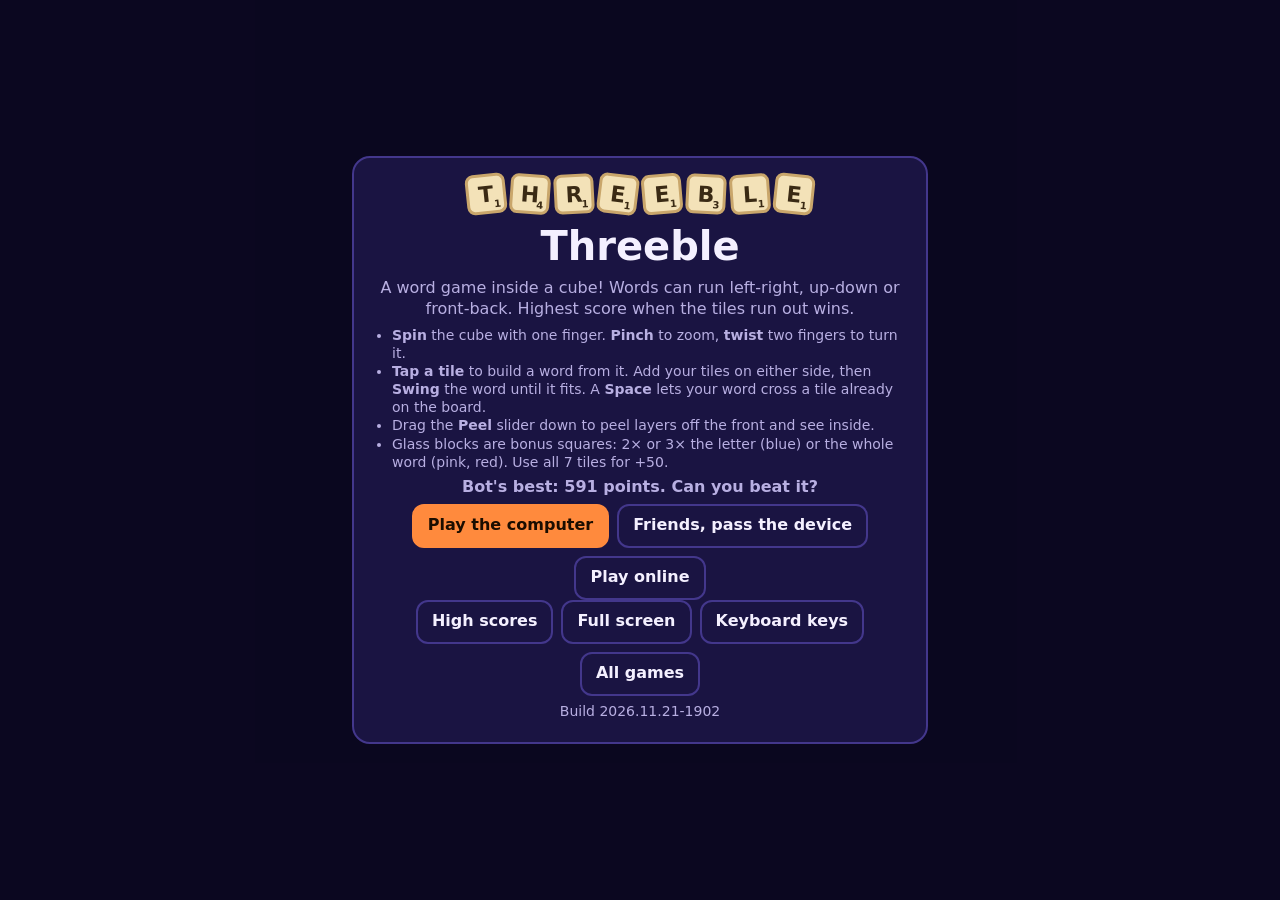
<file: games/threeble/index.html>
<!doctype html>
<html lang="en">
<head>
<meta charset="utf-8">
<meta name="robots" content="noindex">
<meta name="viewport" content="width=device-width,initial-scale=1,maximum-scale=1,user-scalable=no,viewport-fit=cover">
<meta name="apple-mobile-web-app-capable" content="yes">
<meta name="mobile-web-app-capable" content="yes">
<meta name="theme-color" content="#0b0820">
<meta name="apple-mobile-web-app-status-bar-style" content="black-translucent">
<meta name="apple-mobile-web-app-title" content="Threeble">
<link rel="manifest" href="manifest.webmanifest">
<link rel="apple-touch-icon" href="apple-touch-icon.png">
<link rel="icon" href="icon-192.png">
<title>Threeble</title>
</head>
<body>
<style>
/* Layout: one full-screen WebGL canvas for the cube. Scores, the rack, the word builder and the
   menus are plain HTML on top of it. */
:root { --space:#0b0820; --panel:#1a1442; --edge:#43378c; --ink:#f4f0ff; --muted:#b8afe2; --hot:#ff8a3d; --good:#7dffa0; --bad:#ff6b6b;
  --tile:#f3e2b8; --tileEdge:#c9a66b; --tileInk:#3a2a14; }
* { box-sizing: border-box; }
[hidden] { display: none !important; }
/* The page is pinned so it can never scroll, even when a host adds padding around it. */
html { box-sizing: border-box; overflow: hidden; height: 100%; background: var(--space); }
body { position: fixed; inset: 0; margin: 0; overflow: hidden; color: var(--ink);
  font: 16px/1.3 "Trebuchet MS", system-ui, sans-serif;
  touch-action: none; user-select: none; -webkit-user-select: none; -webkit-touch-callout: none; }
canvas { position: absolute; inset: 0; width: 100%; height: 100%; display: block; }
button { font: inherit; font-weight: 700; color: var(--ink); background: var(--panel); border: 2px solid var(--edge);
  border-radius: 12px; padding: 8px 14px; min-height: 44px; min-width: 44px; cursor: pointer; }
button.primary { background: var(--hot); border-color: var(--hot); color: #1b0d00; }
button.on { background: var(--edge); border-color: var(--good); }
button:disabled { opacity: .45; cursor: default; }

/* ---- in-game HUD ---- */
#hud { position: absolute; inset: 0; pointer-events: none; }
#hud button, #hud .tile, #peel { pointer-events: auto; }
#top { position: absolute; top: max(6px, env(safe-area-inset-top)); left: max(8px, env(safe-area-inset-left)); right: max(8px, env(safe-area-inset-right));
  display: flex; gap: 6px; align-items: flex-start; }
#players { display: flex; flex-wrap: wrap; gap: 6px; flex: 1; }
.chip { background: rgba(26,20,66,.85); border: 2px solid var(--edge); border-radius: 10px; padding: 3px 9px; font-weight: 700; font-size: 15px; }
.chip.turn { border-color: currentColor; box-shadow: 0 0 10px currentColor; }
.chip small { color: var(--muted); font-weight: 400; }
#bag { font-size: 13px; color: var(--muted); align-self: center; }
#legend { position: absolute; left: max(8px, env(safe-area-inset-left)); top: calc(max(6px, env(safe-area-inset-top)) + 40px); font-size: 12px; color: var(--muted); display: flex; gap: 6px; }
#legend span::before { content: ""; display: inline-block; width: 10px; height: 10px; border-radius: 2px; margin-right: 3px; background: var(--c); vertical-align: -1px; }
/* the peel slider: drag it down to peel layers off the front of the cube */
#peel { position: absolute; right: max(6px, env(safe-area-inset-right)); top: 50%; transform: translateY(-58%); width: 52px; display: flex; flex-direction: column; align-items: center; gap: 4px; }
#peelLab { font-size: 12px; color: var(--muted); text-align: center; }
#peelTrack { position: relative; width: 44px; height: min(42vh, 240px); border-radius: 22px; background: rgba(26,20,66,.85); border: 2px solid var(--edge); touch-action: none; }
#peelThumb { position: absolute; left: 3px; width: 34px; height: 34px; border-radius: 50%; background: var(--hot); display: flex; align-items: center; justify-content: center; color: #1b0d00; font-weight: 800; }
#peelLock { min-height: 36px; min-width: 44px; padding: 2px 6px; font-size: 12px; }
#bottom { position: absolute; left: 0; right: 0; bottom: max(6px, env(safe-area-inset-bottom)); display: flex; flex-direction: column; align-items: center; gap: 5px; padding: 0 8px; }
#msg { background: rgba(11,8,32,.75); border-radius: 10px; padding: 3px 10px; font-size: 15px; text-align: center; max-width: 100%; }
#msg.bad { color: var(--bad); } #msg.good { color: var(--good); }
.row { display: flex; gap: 8px; justify-content: center; flex-wrap: wrap; }
#rack { display: flex; gap: 5px; }
.tile { position: relative; width: 44px; height: 44px; border-radius: 8px; background: var(--tile); border: 3px solid var(--tileEdge); color: var(--tileInk);
  font: 800 24px "Trebuchet MS", system-ui, sans-serif; display: flex; align-items: center; justify-content: center; padding: 0; min-height: 0; }
.tile sub { position: absolute; right: 3px; bottom: 1px; font-size: 10px; font-weight: 700; }
.tile.used { opacity: .3; }
.tile.pick { border-color: var(--bad); transform: translateY(-5px); }
.tile.hidden { background: var(--edge); border-color: var(--edge); color: transparent; }
/* the word builder */
/* short landscape screens (phones on their side): the rack and builder sit on the left, the cube on the right */
@media (orientation: landscape) and (max-height: 560px) {
  #bottom { right: auto; top: calc(max(6px, env(safe-area-inset-top)) + 64px); left: max(6px, env(safe-area-inset-left)); width: min(370px, 48vw); padding: 0; justify-content: flex-end; }
  #legend { top: auto; bottom: 4px; left: auto; right: 70px; }
}
#builder { background: rgba(26,20,66,.92); border: 2px solid var(--edge); border-radius: 14px; padding: 6px 8px; display: flex; flex-direction: column; align-items: center; gap: 5px; max-width: 100%; }
#slots { display: flex; gap: 4px; align-items: center; max-width: 100%; }
#slots .tile { width: min(42px, 9vw); height: min(42px, 9vw); font-size: min(22px, 5vw); }
.slot.anchor { border-color: #ffd34d; box-shadow: 0 0 8px #ffd34d; }
.slot.gap { background: transparent; border-style: dashed; border-color: var(--good); color: var(--good); }
.plus { background: transparent; border: 2px dashed var(--muted); color: var(--muted); }
.plus.side { border-color: var(--hot); color: var(--hot); border-style: solid; }
#bInfo { font-size: 14px; text-align: center; min-height: 18px; }
#bInfo.bad { color: var(--bad); } #bInfo.good { color: var(--good); }
#builder button { min-height: 40px; padding: 5px 10px; }

/* ---- menus ---- */
.screen { position: absolute; inset: 0; display: flex; align-items: center; justify-content: center; padding: 16px; background: rgba(11,8,32,.86); overflow: auto; }
.card { width: min(36rem, 100%); max-height: 100%; overflow: auto; background: var(--panel); border: 2px solid var(--edge); border-radius: 18px; padding: 16px 18px; text-align: center; }
.card h1 { margin: 0 0 6px; font-size: clamp(26px, 6vw, 40px); }
.card p { margin: 6px 0; color: var(--muted); }
.card ul { text-align: left; color: var(--muted); margin: 6px 0; padding-left: 20px; }
.note { font-size: 14px; color: var(--muted); }
.good { color: var(--good); font-weight: 700; }
table { margin: 10px auto 0; border-collapse: collapse; }
td { padding: 2px 10px; text-align: left; }
tr.new td { color: var(--good); font-weight: 700; }
/* 16px or bigger, or iOS zooms the page when the field is tapped */
input.big { font: 700 24px monospace; text-align: center; text-transform: uppercase; padding: 6px; border-radius: 10px; border: 2px solid var(--edge); background: #fff; color: #111; user-select: text; -webkit-user-select: text; }
#initials { width: 5.5ch; }
#joinCode { width: 7ch; letter-spacing: .15em; }
#roomCode { font: 700 44px monospace; letter-spacing: .2em; color: var(--ink); margin: 8px 0; }
.logo { display: inline-flex; gap: 4px; margin-bottom: 6px; }
.logo .tile { transform: rotate(var(--r)); width: min(40px, 9.5vw); height: min(40px, 9.5vw); font-size: min(22px, 5vw); }
</style>

<canvas id="view"></canvas>

<div id="hud" hidden>
  <div id="top"><div id="players"></div><span id="bag"></span><button id="btnPause" aria-label="Pause">II</button></div>
  <div id="legend"><span style="--c:#8fd3ff">2× letter</span><span style="--c:#3b7bff">3× letter</span><span style="--c:#ff9ec7">2× word</span><span style="--c:#ff4b4b">3× word</span></div>
  <div id="peel">
    <div id="peelLab">Peel</div>
    <div id="peelTrack"><div id="peelThumb">0</div></div>
    <button id="peelLock" title="Keep the peel on this side while you spin">Lock</button>
  </div>
  <div id="bottom">
    <div id="msg"></div>
    <div id="builder" hidden>
      <div id="slots"></div>
      <div id="bInfo"></div>
      <div class="row">
        <button id="bGap" title="Leave a space for a tile already on the board (G)">Space</button>
        <button id="bSwing" title="Swing the word to another direction (S)">Swing ⟳</button>
        <button id="bClear" title="Take your tiles back">Clear</button>
        <button id="bCancel" title="Close the builder (C)">Close</button>
        <button id="bPlay" class="primary" title="Play the word (Enter)">Play</button>
      </div>
    </div>
    <div id="rack"></div>
    <div id="actions" class="row">
      <button id="btnHint" title="Show a good word (H)">Hint</button>
      <button id="btnSwap" title="Swap tiles for new ones (X)">Swap</button>
      <button id="btnPass" title="Skip your turn">Pass</button>
    </div>
    <div id="swapRow" class="row" hidden>
      <button id="btnSwapGo" class="primary">Swap these</button>
      <button id="btnSwapCancel">Cancel</button>
    </div>
  </div>
</div>

<section class="screen" id="scrTitle">
  <div class="card">
    <div class="logo"><span class="tile" style="--r:-6deg">T<sub>1</sub></span><span class="tile" style="--r:4deg">H<sub>4</sub></span><span class="tile" style="--r:-3deg">R<sub>1</sub></span><span class="tile" style="--r:7deg">E<sub>1</sub></span><span class="tile" style="--r:-5deg">E<sub>1</sub></span><span class="tile" style="--r:3deg">B<sub>3</sub></span><span class="tile" style="--r:-4deg">L<sub>1</sub></span><span class="tile" style="--r:6deg">E<sub>1</sub></span></div>
    <h1>Threeble</h1>
    <p>A word game inside a cube! Words can run left-right, up-down or front-back. Highest score when the tiles run out wins.</p>
    <ul class="note">
      <li><b>Spin</b> the cube with one finger. <b>Pinch</b> to zoom, <b>twist</b> two fingers to turn it.</li>
      <li><b>Tap a tile</b> to build a word from it. Add your tiles on either side, then <b>Swing</b> the word until it fits. A <b>Space</b> lets your word cross a tile already on the board.</li>
      <li>Drag the <b>Peel</b> slider down to peel layers off the front and see inside.</li>
      <li>Glass blocks are bonus squares: 2× or 3× the letter (blue) or the whole word (pink, red). Use all 7 tiles for +50.</li>
    </ul>
    <p id="titleTop"></p>
    <p id="titleBot" class="good"></p>
    <div class="row">
      <button class="primary" id="btnPlay">Play the computer</button>
      <button id="btnShared">Friends, pass the device</button>
      <button id="btnOnline">Play online</button>
    </div>
    <div class="row">
      <button id="btnScores">High scores</button>
      <button id="btnFull">Full screen</button>
      <button id="btnKeys">Keyboard keys</button>
      <button id="allGames" hidden>All games</button>
    </div>
    <p class="note" id="fullNote" hidden></p>
    <p class="note" id="keysNote" hidden>Arrows spin, Q/E twist, + and − zoom, [ and ] peel, L locks the peel. In the builder: 1–7 add a tile, Tab picks the side, G adds a space, Backspace takes one back, S swings, Enter or Space plays, C closes. H hint, X swap all. P or Esc pauses.</p>
    <p id="titleBuild" class="note"></p>
  </div>
</section>

<section class="screen" id="scrSolo" hidden>
  <div class="card">
    <h1>Play the computer</h1>
    <p>How many computer players?</p>
    <div class="row" id="cpuCount"><button data-n="1" class="on">1</button><button data-n="2">2</button><button data-n="3">3</button></div>
    <p>How good are they?</p>
    <div class="row" id="cpuLevel"><button data-l="easy">Easy</button><button data-l="medium" class="on">Medium</button><button data-l="hard">Hard</button></div>
    <p class="note">Easy and Medium only play words most people know. Hard knows every word in the word list.</p>
    <div class="row"><button class="primary" id="btnSoloGo">Start</button><button id="btnSoloBack">Back</button></div>
  </div>
</section>

<section class="screen" id="scrShared" hidden>
  <div class="card">
    <h1>How many players?</h1>
    <p class="note">Take turns on one phone or tablet. Your tiles are hidden until you tap Ready, so pass the device and don't peek!</p>
    <div class="row"><button class="primary" id="btnShared2">2</button><button class="primary" id="btnShared3">3</button><button class="primary" id="btnShared4">4</button></div>
    <div class="row"><button id="btnSharedBack">Back</button></div>
  </div>
</section>

<section class="screen" id="scrHandoff" hidden>
  <div class="card">
    <h1 id="handTitle"></h1>
    <p id="handNote"></p>
    <div class="row"><button class="primary" id="btnReady">I'm ready</button></div>
  </div>
</section>

<!-- Online: one player hosts and gets a code, friends type the code in, the host taps Start. -->
<section class="screen" id="scrOnline" hidden>
  <div class="card">
    <h1>Play online</h1>
    <p class="note">Only share the code with friends you know. Playing online usually connects your device straight to your friends' devices.</p>
    <div id="onlinePick">
      <div class="row"><button class="primary" id="btnHost">Start a game</button></div>
      <p>or join a friend's game:</p>
      <div class="row"><input id="joinCode" class="big" maxlength="5" autocomplete="off" autocapitalize="characters" spellcheck="false" placeholder="CODE"><button id="btnJoin">Join</button></div>
    </div>
    <div id="onlineWait" hidden>
      <p id="roomLabel">Tell your friends this code:</p>
      <div id="roomCode"></div>
      <p id="roomPlayers"></p>
      <div class="row"><button class="primary" id="btnStart" hidden disabled>Start</button></div>
    </div>
    <p id="onlineStatus" class="good"></p>
    <div class="row"><button id="btnOnlineBack">Cancel</button></div>
  </div>
</section>

<section class="screen" id="scrPause" hidden>
  <div class="card">
    <h1>Paused</h1>
    <div class="row"><button class="primary" id="btnResume">Keep playing</button><button id="btnQuit">Quit to title</button></div>
  </div>
</section>

<section class="screen" id="scrEnd" hidden>
  <div class="card">
    <h1 id="endTitle"></h1>
    <div id="endScores"></div>
    <p id="endScore"></p>
    <p id="endBot" class="good"></p>
    <div id="endForm" hidden>
      <p>You made the high score table! Enter your initials:</p>
      <div class="row"><input id="initials" class="big" maxlength="3" autocomplete="off" autocapitalize="characters" spellcheck="false"><button class="primary" id="btnSave">Save</button></div>
    </div>
    <div id="endTable"></div>
    <div class="row"><button class="primary" id="btnAgain">Play again</button><button id="btnLook">Look at the cube</button><button id="btnMenu">Title</button></div>
  </div>
</section>

<section class="screen" id="scrScores" hidden>
  <div class="card">
    <h1>High scores</h1>
    <p class="note">From games against the computer.</p>
    <div id="scoresTable"></div>
    <div class="row"><button class="primary" id="btnBack">Back</button></div>
  </div>
</section>

<!-- The word list, written by tools/build_words.py (ENABLE word list, rude words removed). -->
<!-- WORDS-START -->
<script id="words" type="text/plain">[base64]</script>
<!-- WORDS-END -->
<!-- The build number, written by stamp_build.py right before publishing. -->
<!-- BUILD-START -->
<script>window.GAME_BUILD = "2026.11.21-1902";</script>
<!-- BUILD-END -->
<!-- The test harness writes the bots' scores between these two markers. Keep them before the main script. -->
<!-- BOT-SCORES-START -->
<script>window.BOT_SCORES = {"game":"Threeble","bots":{"evolutionary":{"label":"Evolution Bot","start":591,"mid":591,"best":591,"won":true,"passes":[591,591]}},"updated":"2026-11-21T22:55:21Z","champion":{"bot":"evolutionary","label":"Evolution Bot","score":591,"won":true}};</script>
<!-- BOT-SCORES-END -->

<script>
'use strict';
// =====================================================================================
// THREEBLE: a word game played inside a 9 x 9 x 9 cube.
//   - Tiles are cubes with their letter on every side. A word can run along x (left-right),
//     y (up-down) or z (front-back), and it counts read either way along its line, because
//     a spinning cube has no "front".
//   - To play, tap a face of a tile on the board. The word builder opens with that tile (the
//     "anchor") in the middle; add your tiles on either side and Swing the word between the six
//     directions out of the anchor. A Space in the builder lets the word cross a tile already
//     on the board.
//   - Scoring follows the classic crossword tile game: letter values, 2x/3x letter and word
//     squares (glass blocks), every new word you make counts, +50 for using all 7 tiles.
// Modes (from the multiplayer starter): 1 player against 1 to 3 computers (high scores, test
// hook and bots), friends passing one device, and online with a room code.
// =====================================================================================

// ---------- CONFIG ----------
const GAME_ID = 'threeble';
const TITLE = 'Threeble';
const SCORE_NAME = 'points';
const CFG = {
  N: 9,                    // the cube is N cells along each side (odd, so there is a middle cell)
  RACK: 7,                 // tiles in each player's rack
  BINGO: 50,               // bonus for using every tile in one turn
  STEPS_PER_SECOND: 60,
  MAX_PLAYERS: 4,
  CPU_THINK: 0.9,          // seconds a computer player "thinks" before it plays
  MAX_SECONDS: 900,        // a bot run longer than this counts as a fail
  CAM_DIST: 15,            // how far the camera starts from the middle of the cube
};
const STEP = 1 / CFG.STEPS_PER_SECOND;
const N = CFG.N, N3 = N * N * N, MID = (N - 1) / 2;
const $ = id => document.getElementById(id);
const clamp = (v, lo, hi) => Math.max(lo, Math.min(hi, v));
const COLORS = ['#7dffa0', '#5fd0ff', '#ffb347', '#ff7ad9'];
const NAMES = ['Green', 'Blue', 'Orange', 'Pink'];
const CPU_NAMES = ['Pixel', 'Gizmo', 'Sprocket'];

// How many of each letter are in the bag, and what each is worth (the classic set, no blanks).
const LETTERS = { A: [9, 1], B: [2, 3], C: [2, 3], D: [4, 2], E: [12, 1], F: [2, 4], G: [3, 2], H: [2, 4], I: [9, 1], J: [1, 8],
  K: [1, 5], L: [4, 1], M: [2, 3], N: [6, 1], O: [8, 1], P: [2, 3], Q: [1, 10], R: [6, 1], S: [4, 1], T: [6, 1], U: [4, 1],
  V: [2, 4], W: [2, 4], X: [1, 8], Y: [2, 4], Z: [1, 10] };
const VAL = L => LETTERS[L] ? LETTERS[L][1] : 0;
const ABC = 'ABCDEFGHIJKLMNOPQRSTUVWXYZ';

// Cells: index = x + N*(y + N*z). AXES are x, y, z.
const AXES = [[1, 0, 0], [0, 1, 0], [0, 0, 1]];
const idx = (x, y, z) => x + N * (y + N * z);
const xyz = i => [i % N, Math.floor(i / N) % N, Math.floor(i / (N * N))];
const inside = (x, y, z) => x >= 0 && y >= 0 && z >= 0 && x < N && y < N && z < N;

// Bonus squares, placed the same way on every side of the cube. The middle cell holds the
// starting tile. d = how far the cell is from the middle on each axis, biggest first.
const MULT = new Array(N3).fill('');
for (let i = 0; i < N3; i++) {
  const d = xyz(i).map(c => Math.abs(c - MID)).sort((a, b) => b - a).join('');
  MULT[i] = { '444': 'TW', '440': 'TW', '333': 'DW', '222': 'DW', '111': 'DW', '400': 'DW', '422': 'TL', '331': 'TL',
    '433': 'DL', '411': 'DL', '220': 'DL', '200': 'DL' }[d] || '';
}
const MULT_COLOR = { DL: '#8fd3ff', TL: '#3b7bff', DW: '#ff9ec7', TW: '#ff4b4b' };

// ---------- SEEDED RANDOM NUMBERS ----------
let rngState = 1;
function seedRandom(seed) { rngState = (seed >>> 0) || 1; }
function rand() { // "mulberry32"
  let t = (rngState += 0x6D2B79F5);
  t = Math.imul(t ^ (t >>> 15), t | 1);
  t ^= t + Math.imul(t ^ (t >>> 7), t | 61);
  return ((t ^ (t >>> 14)) >>> 0) / 4294967296;
}

// ---------- SAVED DATA ----------
const store = {
  mem: {},
  ok: (() => { try { const k = GAME_ID + '.__test'; localStorage.setItem(k, '1'); localStorage.removeItem(k); return true; } catch { return false; } })(),
  get(key, fallback) {
    try { const v = localStorage.getItem(GAME_ID + '.' + key); if (v != null) return JSON.parse(v); } catch { /* blocked or bad data */ }
    return key in this.mem ? this.mem[key] : fallback;
  },
  set(key, value) { this.mem[key] = value; try { localStorage.setItem(GAME_ID + '.' + key, JSON.stringify(value)); } catch { /* memory only */ } },
};
const Scores = {
  list() { const l = store.get('scores', []); return Array.isArray(l) ? l : []; },
  qualifies(score) { const l = this.list(); return score > 0 && (l.length < 10 || score > l[l.length - 1].score); },
  add(initials, score, detail) {
    const entry = { initials, score, detail, date: new Date().toISOString().slice(0, 10) };
    const l = this.list(); l.push(entry);
    l.sort((a, b) => b.score - a.score);
    store.set('scores', l.slice(0, 10)); store.set('initials', initials);
    return l.indexOf(entry);
  },
  top() { const l = this.list(); return l.length ? l[0].score : 0; },
};

// ---------- SOUND (made in code) ----------
const Sound = {
  ctx: null,
  unlock() { if (this.ctx || Hook.mode === 'bot') return; try { this.ctx = new (window.AudioContext || window.webkitAudioContext)(); } catch { /* no sound */ } },
  beep(freq, seconds = 0.12, type = 'square', vol = 0.1, at = 0) {
    if (!this.ctx || Hook.mode === 'bot') return;
    const o = this.ctx.createOscillator(), g = this.ctx.createGain(), t = this.ctx.currentTime + at;
    o.type = type; o.frequency.value = freq; g.gain.setValueAtTime(vol, t); g.gain.exponentialRampToValueAtTime(0.001, t + seconds);
    o.connect(g).connect(this.ctx.destination); o.start(t); o.stop(t + seconds);
  },
  click() { this.beep(900, 0.04, 'triangle', 0.08); },
  word(score) { [523, 659, 784, 1046].slice(0, 2 + Math.min(2, Math.floor(score / 15))).forEach((f, i) => this.beep(f, 0.14, 'triangle', 0.1, i * 0.08)); },
  bad() { this.beep(160, 0.2, 'sawtooth', 0.08); },
  turn() { this.beep(660, 0.1, 'sine', 0.08); },
};

// ---------- THE WORD LIST ----------
// Packed by tools/build_words.py: each word is a digit (letters shared with the word before) and
// then the rest of its letters; UPPER case letters mark a common word. Kept as a Set (to check
// words) and a letter tree (to let the computer find words).
const Dict = {
  set: new Set(), root: { k: {}, w: 0 }, size: 0,
  load() {
    const packed = ($('words') && $('words').textContent) || '';
    let prev = '', i = 0;
    while (i < packed.length) {
      const n = packed.charCodeAt(i++) - 48;
      let j = i; while (j < packed.length && (packed[j] < '0' || packed[j] > '9')) j++;
      const rest = packed.slice(i, j); i = j;
      const word = (prev.slice(0, n) + rest).toUpperCase();
      this.add(word, rest === rest.toUpperCase() ? 3 : 1); // 1 = a word, 2 = a common word
      prev = prev.slice(0, n) + rest.toLowerCase();
    }
    if (!this.size) ['CAT', 'DOG', 'TO', 'AT', 'IT', 'ON', 'NO', 'SO', 'AN', 'IN'].forEach(w => this.add(w, 3)); // only if the list is missing
  },
  add(word, flag) {
    this.set.add(word); this.size++;
    let node = this.root;
    for (const ch of word) node = node.k[ch] || (node.k[ch] = { k: {}, w: 0 });
    node.w |= flag;
  },
  has(w) { return this.set.has(w); },
  // a line of tiles counts if it reads as a word in either direction
  ok(w) { return this.set.has(w) || this.set.has([...w].reverse().join('')); },
  read(w) { return this.set.has(w) ? w : [...w].reverse().join(''); }, // the way round it is a word
};

// ---------- RULES ----------
// board: array of N3 letters ('' = empty). placed: [{ i, L }] new tiles. Returns
// { ok, msg, score, words: [{ w, s }], bingo }.
function runAlong(board, extra, i, a) { // the run of tiles through cell i along axis a: { cells, from }
  const [x, y, z] = xyz(i), d = AXES[a], filled = (c) => inside(...c) && (board[idx(...c)] || extra.has(idx(...c)));
  let s = [x, y, z]; while (filled([s[0] - d[0], s[1] - d[1], s[2] - d[2]])) s = [s[0] - d[0], s[1] - d[1], s[2] - d[2]];
  const cells = []; let c = s;
  while (filled(c)) { cells.push(idx(...c)); c = [c[0] + d[0], c[1] + d[1], c[2] + d[2]]; }
  return cells;
}
const Rules = {
  evaluate(board, placed) {
    if (!placed.length) return { ok: false, msg: 'Add some of your tiles' };
    const extra = new Map();
    for (const p of placed) {
      if (p.i < 0 || p.i >= N3) return { ok: false, msg: 'Off the edge of the cube' };
      if (board[p.i] || extra.has(p.i)) return { ok: false, msg: 'That spot is taken' };
      extra.set(p.i, p.L);
    }
    // all new tiles in one line
    const cs = placed.map(p => xyz(p.i));
    let axis = -1;
    if (placed.length > 1) {
      const same = [0, 1, 2].filter(k => cs.every(c => c[k] === cs[0][k]));
      if (same.length !== 2) return { ok: false, msg: 'Your tiles must be in one straight line' };
      axis = [0, 1, 2].find(k => !same.includes(k));
      const run = runAlong(board, extra, placed[0].i, axis);
      if (!placed.every(p => run.includes(p.i))) return { ok: false, msg: 'There is a hole in your word' };
    }
    const letter = i => board[i] || extra.get(i);
    const words = [], seen = new Set();
    let touches = false;
    const addWord = (cells, a) => {
      const key = cells[0] + ':' + cells[cells.length - 1];
      if (cells.length < 2 || seen.has(key)) return; seen.add(key);
      const raw = cells.map(letter).join('');
      let sum = 0, mul = 1;
      for (const c of cells) {
        let v = VAL(letter(c));
        if (extra.has(c)) { const m = MULT[c]; if (m === 'DL') v *= 2; if (m === 'TL') v *= 3; if (m === 'DW') mul *= 2; if (m === 'TW') mul *= 3; }
        else touches = true;
        sum += v;
      }
      words.push({ raw, w: Dict.read(raw), s: sum * mul, ok: Dict.ok(raw), cells, a });
    };
    for (const p of placed) for (let a = 0; a < 3; a++) addWord(runAlong(board, extra, p.i, a), a); // the main word and every sideways word
    if (!words.length) return { ok: false, msg: 'Make a word of at least 2 letters' };
    if (!touches) return { ok: false, msg: 'Your word has to touch a tile on the board' };
    const bad = words.filter(w => !w.ok);
    if (bad.length) return { ok: false, msg: `${bad.map(w => w.raw).join(', ')} ${bad.length > 1 ? "aren't words" : "isn't a word"}`, words };
    const bingo = placed.length === CFG.RACK;
    const score = words.reduce((t, w) => t + w.s, 0) + (bingo ? CFG.BINGO : 0);
    const main = words.find(w => w.a === axis) || words.reduce((a, b) => b.cells.length > a.cells.length ? b : a);
    return { ok: true, score, words, bingo, main: main.w };
  },
};

// ---------- MOVE FINDER (computer players and the Hint button) ----------
// For each straight line of the cube, in both directions, walk the letter tree using board letters
// and rack letters. Each empty cell first works out which letters are allowed there by the words
// they would make sideways (along the other two axes).
const ALL = (1 << 26) - 1;
function findMoves(board, rack, commonOnly = false) {
  // cross[i*3+a]: letters allowed at empty cell i by its run along axis a; near[]: it touches tiles along a
  const cross = new Int32Array(N3 * 3).fill(ALL);
  for (let i = 0; i < N3; i++) {
    if (board[i]) continue;
    for (let a = 0; a < 3; a++) {
      const [x, y, z] = xyz(i), d = AXES[a];
      const before = inside(x - d[0], y - d[1], z - d[2]) && board[idx(x - d[0], y - d[1], z - d[2])];
      const after = inside(x + d[0], y + d[1], z + d[2]) && board[idx(x + d[0], y + d[1], z + d[2])];
      if (!before && !after) continue;
      const tmp = new Map([[i, '?']]), cells = runAlong(board, tmp, i, a), at = cells.indexOf(i);
      const pre = cells.slice(0, at).map(c => board[c]).join(''), post = cells.slice(at + 1).map(c => board[c]).join('');
      let m = 0;
      for (let k = 0; k < 26; k++) if (Dict.ok(pre + ABC[k] + post)) m |= 1 << k;
      cross[i * 3 + a] = m;
    }
  }
  const counts = new Array(26).fill(0);
  for (const L of rack) counts[L.charCodeAt(0) - 65]++;
  const need = commonOnly ? 2 : 1, found = new Map();
  for (let a = 0; a < 3; a++) {
    const b = (a + 1) % 3, c = (a + 2) % 3;
    for (let u = 0; u < N; u++) for (let v = 0; v < N; v++) {
      const line = [];
      for (let t = 0; t < N; t++) { const p = [0, 0, 0]; p[a] = t; p[b] = u; p[c] = v; line.push(idx(...p)); }
      for (const dir of [line, line.slice().reverse()]) {
        const placed = [];
        const walk = (pos, node, start, linked) => { // node: tree node before cell `pos`
          if (pos >= N) return;
          const i = dir[pos], L = board[i];
          if (L) { const child = node.k[L]; if (child) after(pos, child, start, true); return; }
          const mask = cross[i * 3 + b] & cross[i * 3 + c];
          for (let k = 0; k < 26; k++) {
            if (!counts[k] || !(mask & (1 << k))) continue;
            const child = node.k[ABC[k]]; if (!child) continue;
            counts[k]--; placed.push({ i, L: ABC[k] });
            after(pos, child, start, linked);
            placed.pop(); counts[k]++;
          }
        };
        const after = (pos, node, start, linked) => {
          const end = pos + 1 >= N || !board[dir[pos + 1]];
          if (end && (node.w & need) && placed.length && linked && pos - start >= 1) {
            const key = placed.map(p => p.i + p.L).sort().join();
            if (!found.has(key)) found.set(key, placed.slice());
          }
          walk(pos + 1, node, start, linked);
        };
        for (let s = 0; s < N; s++) if (s === 0 || !board[dir[s - 1]]) walk(s, Dict.root, s, false);
      }
    }
  }
  // `linked` means the word runs through a tile already on the board, the same rule the word
  // builder has (every word grows out of a board tile). A single tile that only makes a sideways
  // word is found from that sideways line.
  const moves = [];
  for (const placed of found.values()) {
    const r = Rules.evaluate(board, placed);
    if (r.ok) moves.push({ placed, score: r.score, word: r.main });
  }
  moves.sort((p, q) => q.score - p.score || q.placed.length - p.placed.length || (p.word < q.word ? -1 : 1));
  return moves;
}
function pickMove(moves, level) { // how each computer level chooses from the list (best first)
  if (!moves.length) return null;
  if (level === 'hard') return moves[0];
  if (level === 'medium') return moves[Math.floor(rand() * Math.min(3, moves.length))];
  const lo = Math.floor(moves.length * 0.35), hi = Math.max(lo + 1, Math.floor(moves.length * 0.75)); // easy: a middling word
  return moves[Math.min(moves.length - 1, lo + Math.floor(rand() * (hi - lo)))];
}

// ---------- INPUT ----------
// Keys, taps on the buttons, the test hook and online friends all become commands in this queue.
// The game reads them in update(). (Spinning the cube and the word builder's draft are only how
// this device looks at things, so they change straight away.)
const Hook = { mode: null, steps: 0, held: 'idle' };
const Input = {
  cmds: [], keys: new Set(),
  push(cmd) { if (typeof cmd === 'string') cmd = { c: cmd }; if (Game.canAct() || cmd.remote) this.cmds.push(cmd); },
  clear() { this.cmds.length = 0; this.keys.clear(); },
};
const isTouch = matchMedia('(pointer: coarse)').matches || 'ontouchstart' in window;
const typing = e => e.target && e.target.matches && e.target.matches('input, textarea');

addEventListener('keydown', e => {
  Sound.unlock();
  if (typing(e)) return;
  if (e.code.startsWith('Arrow') || e.code === 'Space' || e.code === 'Tab' || e.code === 'Backspace') e.preventDefault();
  Input.keys.add(e.code);
  if (e.repeat) return;
  const k = e.code;
  if (k === 'KeyP' || k === 'Escape') return Game.togglePause();
  if (k === 'KeyF') return Full.toggle();
  if (k === 'Enter') return UI.primary();
  if (Game.state !== 'play') return;
  if (k === 'BracketLeft') Cam.setPeel(Cam.peel - 1);
  if (k === 'BracketRight') Cam.setPeel(Cam.peel + 1);
  if (k === 'KeyL') Cam.toggleLock();
  if (k === 'KeyH') Input.push('hint');
  if (k === 'KeyX') Input.push('swap');
  if (k === 'Space') Input.push('play');
  if (k === 'KeyS') Input.push('swing');
  if (Builder.b && Game.canAct()) {
    if (/^Digit[1-7]$/.test(k)) Builder.addRack(+k.slice(5) - 1);
    if (k === 'KeyG') Builder.addGap();
    if (k === 'Tab') Builder.setSide(-Builder.b.side);
    if (k === 'Backspace') Builder.removeLast();
    if (k === 'KeyC') Builder.close();
  }
});
addEventListener('keyup', e => Input.keys.delete(e.code));
addEventListener('blur', () => { Input.keys.clear(); if (!Hook.mode) Game.pause(); });
document.addEventListener('visibilitychange', () => { if (document.hidden && !Hook.mode) Game.pause(); });
for (const ev of ['gesturestart', 'contextmenu', 'dblclick']) addEventListener(ev, e => { if (!typing(e)) e.preventDefault(); });

// ---------- THE GAME ----------
// state: 'title' | 'play' | 'paused' | 'over'
// mode:  'solo' (you, seat 0, against computers) | 'shared' (pass the device) | 'online'
// players[s]: { name, cpu: null | 'easy' | 'medium' | 'hard', score, rack: [letters], count }
const Game = {
  state: 'title', mode: 'solo', me: 0, players: [], turn: 0, bag: [], board: [], owner: [],
  last: [], scoreless: 0, winner: -1, log: '', cpuTimer: 0, handoff: false, setup: { cpus: 1, level: 'medium', humans: 1 },
  moveNo: 0, sendTimer: 0, born: [],

  start(seed = (Date.now() >>> 0), setup = this.setup) {
    seedRandom(seed);
    this.setup = setup;
    this.bag = [];
    for (const L of ABC) for (let k = 0; k < LETTERS[L][0]; k++) this.bag.push(L);
    for (let i = this.bag.length - 1; i > 0; i--) { const j = Math.floor(rand() * (i + 1)); [this.bag[i], this.bag[j]] = [this.bag[j], this.bag[i]]; }
    this.board = new Array(N3).fill(''); this.owner = new Array(N3).fill(-1); this.born = new Array(N3).fill(0);
    // the starting tile in the middle comes out of the bag
    const s = this.bag.findIndex(L => 'AEIORST'.includes(L));
    const center = idx(MID, MID, MID);
    this.board[center] = this.bag.splice(s, 1)[0];
    this.players = [];
    if (this.mode === 'solo') {
      this.players.push({ name: 'You', cpu: null });
      for (let k = 0; k < setup.cpus; k++) this.players.push({ name: CPU_NAMES[k], cpu: setup.level });
    } else for (let k = 0; k < setup.humans; k++) this.players.push({ name: NAMES[k], cpu: null });
    for (const p of this.players) { p.score = 0; p.rack = []; this.draw(p); }
    this.turn = 0; this.last = [center]; this.scoreless = 0; this.winner = -1; this.moveNo = 0;
    this.log = 'The starting tile is in the middle of the cube.';
    this.state = 'play'; this.handoff = false;
    Builder.close(); Swap.cancel();
    UI.show(null);
    this.beginTurn(true); // may show the hand-over screen (friends on one device)
  },
  draw(p) { while (p.rack.length < CFG.RACK && this.bag.length) p.rack.push(this.bag.pop()); p.count = p.rack.length; },
  tiles() { return this.board.reduce((n, L) => n + (L ? 1 : 0), 0); },
  cur() { return this.players[this.turn]; },
  // Can this device act right now? (its player's turn, not paused, not waiting for Ready)
  canAct() {
    if (this.state !== 'play' || this.handoff || !this.players.length) return false;
    const p = this.cur(); if (!p || p.cpu) return false;
    return this.mode === 'online' ? this.turn === this.me : true;
  },
  myRack() { const p = this.mode === 'online' ? this.players[this.me] : this.cur(); return (p && p.rack) || []; },

  // One fixed step. Online, only the host runs the rules.
  update(dt) {
    if (this.state !== 'play') { Input.cmds.length = 0; return; }
    const guest = this.mode === 'online' && Net.role === 'guest';
    while (Input.cmds.length) {
      const cmd = Input.cmds.shift();
      if (cmd.remote) { this.remoteCmd(cmd); continue; }
      if (!this.canAct()) continue;
      if (cmd.c === 'hint') Builder.hint();
      else if (cmd.c === 'swing') Builder.swing();
      else if (cmd.c === 'play') Builder.submit();
      else if (cmd.c === 'swap') guest ? Net.send({ t: 'swap', r: cmd.letters || this.myRack() }) : this.doSwap(this.turn, cmd.letters || this.cur().rack.slice());
      else if (cmd.c === 'pass') guest ? Net.send({ t: 'pass' }) : this.doPass(this.turn);
      else if (cmd.c === 'move') guest ? Net.send({ t: 'move', p: cmd.placed.map(p => [p.i, p.L]) }) : this.doMove(this.turn, cmd.placed);
    }
    if (guest || this.state !== 'play') return;
    const p = this.cur();
    if (p.cpu && !this.handoff) {
      this.cpuTimer -= dt;
      if (this.cpuTimer <= 0) this.cpuPlay();
    }
  },
  cpuPlay() {
    const p = this.cur();
    const move = pickMove(findMoves(this.board, p.rack, p.cpu !== 'hard'), p.cpu);
    if (move) return this.doMove(this.turn, move.placed);
    if (this.bag.length >= CFG.RACK) return this.doSwap(this.turn, p.rack.slice());
    this.doPass(this.turn);
  },
  // Play tiles for seat s. Returns '' or a message saying what's wrong.
  doMove(s, placed) {
    const p = this.players[s], left = p.rack.slice();
    for (const t of placed) { const k = left.indexOf(t.L); if (k < 0) return 'Those tiles are not in the rack'; left.splice(k, 1); }
    const r = Rules.evaluate(this.board, placed);
    if (!r.ok) return r.msg;
    for (const t of placed) { this.board[t.i] = t.L; this.owner[t.i] = s; this.born[t.i] = ++this.moveNo; }
    p.rack = left; p.score += r.score; this.draw(p);
    this.last = placed.map(t => t.i); this.scoreless = 0;
    this.log = `${p.name} played ${r.main} for ${r.score}${r.bingo ? ' (all 7 tiles, +50!)' : ''}`;
    if (s === this.me || this.mode === 'shared' || this.mode === 'solo' && !p.cpu) Sound.word(r.score); else Sound.turn();
    if (s === this.turn) Builder.close();
    if (!p.rack.length && !this.bag.length) { this.end(s); return ''; }
    this.nextTurn();
    return '';
  },
  doSwap(s, letters) {
    const p = this.players[s];
    if (this.bag.length < letters.length || !letters.length) return this.doPass(s);
    const left = p.rack.slice();
    for (const L of letters) { const k = left.indexOf(L); if (k < 0) return 'Those tiles are not in the rack'; left.splice(k, 1); }
    p.rack = left; this.draw(p);
    for (const L of letters) this.bag.splice(Math.floor(rand() * (this.bag.length + 1)), 0, L);
    this.log = `${p.name} swapped ${letters.length} tile${letters.length > 1 ? 's' : ''}`;
    this.scoreless++; Builder.close(); this.afterScoreless();
    return '';
  },
  doPass(s) {
    this.log = `${this.players[s].name} passed`;
    this.scoreless++; Builder.close(); this.afterScoreless();
    return '';
  },
  afterScoreless() { // everyone passing or swapping twice in a row ends the game
    if (this.scoreless >= 2 * this.players.length) return this.end(-1);
    this.nextTurn();
  },
  nextTurn() { // online players who left are skipped
    let k = 0;
    do { this.turn = (this.turn + 1) % this.players.length; } while (this.players[this.turn].gone && ++k < this.players.length);
    this.beginTurn();
  },
  beginTurn(first = false) {
    const p = this.cur();
    this.cpuTimer = CFG.CPU_THINK;
    this.handoff = this.mode === 'shared' && !p.cpu && Hook.mode !== 'bot';
    if (this.handoff && Hook.mode !== 'bot') UI.handoff();
    if (!first && !p.cpu && (this.mode !== 'online' || this.turn === this.me)) Sound.turn();
    this.sendState(true);
  },
  // The game ends: whoever went out (seat `out`, or -1) gets everyone else's leftover tiles.
  end(out) {
    let bonus = 0;
    for (const [s, p] of this.players.entries()) {
      const left = p.rack.reduce((t, L) => t + VAL(L), 0);
      if (s !== out) { p.score -= left; bonus += left; }
    }
    if (out >= 0) this.players[out].score += bonus;
    const best = Math.max(...this.players.map(p => p.score));
    const top = this.players.map((p, s) => p.score === best ? s : -1).filter(s => s >= 0);
    this.winner = top.length === 1 ? top[0] : -1;
    this.state = 'over'; Builder.close();
    Sound.beep(this.winner === this.me ? 880 : 220, 0.5, 'triangle');
    this.sendState(true);
    if (Hook.mode !== 'bot') UI.endRun();
  },

  // How far the bot (seat 0) is through a winning game, 0 to 1: mostly tiles on the board (every
  // play by anyone moves it on), plus a little for being ahead.
  progress() {
    if (this.state === 'over') return this.winner === 0 ? 1 : 0.999 * Math.min(1, (this.tiles() - 1) / 98);
    const me = this.players[0], others = Math.max(0, ...this.players.slice(1).map(p => p.score));
    const lead = me ? clamp((me.score - others + 50) / 150, 0, 1) : 0;
    return Math.min(0.999, 0.85 * (this.tiles() - 1) / 98 + 0.14 * lead);
  },

  play(mode = 'solo', setup = null) { // a player starting a game
    Hook.mode = null; this.mode = mode; Input.clear();
    if (mode === 'online' && Net.role === 'guest') return Net.send({ t: 'again' });
    this.me = 0;
    if (mode === 'online') return this.start(undefined, { humans: Online.seats.size + 1 });
    this.start(undefined, setup || this.setup);
  },
  pause() {
    if (this.state !== 'play') return;
    if (this.mode === 'online' && Net.role === 'guest') return Net.send({ t: 'pause' });
    this.state = 'paused'; UI.show('scrPause'); this.sendState(true);
  },
  togglePause() {
    if (this.state === 'play') return this.pause();
    if (this.state !== 'paused') return;
    if (this.mode === 'online' && Net.role === 'guest') return Net.send({ t: 'resume' });
    this.state = 'play'; UI.show(this.handoff ? 'scrHandoff' : null); this.sendState(true);
  },
  toTitle() {
    if (this.mode === 'online') Net.close();
    this.state = 'title'; this.mode = 'solo'; this.me = 0; Hook.mode = null; Input.clear(); Builder.close(); UI.show('scrTitle');
  },

  // ---- online: the host sends everyone the game; friends send their moves ----
  sendState(now = false) {
    if (this.mode !== 'online' || Net.role !== 'host') return;
    Net.send({ t: 's', st: this.state, turn: this.turn, w: this.winner, log: this.log, bag: this.bag.length,
      b: this.board.map(L => L || '.').join(''), o: this.owner.map(s => s < 0 ? '.' : s).join(''), last: this.last,
      pl: this.players.map(p => [p.score, p.rack.length]) });
    for (const [id, s] of Online.seats) Net.sendTo(id, { t: 'rack', r: this.players[s].rack });
  },
  remoteCmd(cmd) { // host: a move from an online friend
    const s = cmd.seat, id = cmd.id;
    if (this.state !== 'play' || s !== this.turn) return;
    let err = '';
    if (cmd.c === 'move') err = this.doMove(s, cmd.placed);
    if (cmd.c === 'swap') err = this.doSwap(s, cmd.letters);
    if (cmd.c === 'pass') err = this.doPass(s);
    if (err) Net.sendTo(id, { t: 'bad', msg: err });
    this.sendState(true);
  },
  onNet(m, from) {
    if (Net.role === 'host') {
      const s = Online.seats.get(from);
      if (s == null) return;
      const ok = L => typeof L === 'string' && /^[A-Z]$/.test(L);
      if (m.t === 'move' && Array.isArray(m.p) && m.p.length <= CFG.RACK) Input.push({ remote: true, c: 'move', seat: s, id: from,
        placed: m.p.filter(p => Array.isArray(p) && Number.isInteger(p[0]) && ok(p[1])).map(p => ({ i: p[0], L: p[1] })) });
      else if (m.t === 'swap' && Array.isArray(m.r)) Input.push({ remote: true, c: 'swap', seat: s, id: from, letters: m.r.filter(ok).slice(0, CFG.RACK) });
      else if (m.t === 'pass') Input.push({ remote: true, c: 'pass', seat: s, id: from });
      else if (m.t === 'pause') this.pause();
      else if (m.t === 'resume' && this.state === 'paused') this.togglePause();
      else if (m.t === 'again' && this.state === 'over' && Online.seats.size) this.play('online');
      return;
    }
    if (m.t === 'seat') { this.me = m.seat; return; }
    if (m.t === 'rack') { if (this.players[this.me]) { this.players[this.me].rack = m.r; UI.dirty = true; } else this.pendingRack = m.r; return; }
    if (m.t === 'bad') { UI.say(m.msg, 'bad'); Sound.bad(); return; }
    if (m.t !== 's') return;
    const was = this.state, wasTurn = this.turn, moved = this.log !== m.log;
    if (!this.players.length || this.players.length !== m.pl.length)
      this.players = m.pl.map((_, s) => ({ name: s === this.me ? 'You' : NAMES[s], cpu: null, rack: [], score: 0, count: 0 }));
    m.pl.forEach(([score, count], s) => { this.players[s].score = score; this.players[s].count = count; });
    if (this.pendingRack) { this.players[this.me].rack = this.pendingRack; this.pendingRack = null; }
    if (!this.born.length) this.born = new Array(N3).fill(0);
    for (let i = 0; i < N3; i++) {
      const L = m.b[i] === '.' ? '' : m.b[i];
      if (L && !this.board[i]) this.born[i] = ++this.moveNo;
      this.board[i] = L; this.owner[i] = m.o[i] === '.' ? -1 : +m.o[i];
    }
    Object.assign(this, { state: m.st, turn: m.turn, winner: m.w, log: m.log, last: m.last, bagCount: m.bag });
    if (moved && was === 'play') { Builder.close(); Sound.turn(); }
    if (wasTurn !== this.turn && this.turn === this.me) Sound.turn();
    UI.dirty = true;
    if (was !== this.state) {
      if (this.state === 'paused') UI.show('scrPause');
      else if (this.state === 'over') UI.endRun();
      else if (this.state === 'play') UI.show(null);
    }
  },
  playerLeft(seat) { // an online friend left: they're out (empty rack) and the game goes on
    const p = this.players[seat]; if (!p) return;
    p.name = NAMES[seat] + ' (left)'; p.gone = true;
    for (const L of p.rack) this.bag.push(L);
    p.rack = [];
    if (this.state === 'play' && this.turn === seat) this.nextTurn();
    this.sendState(true);
  },
};

// ---------- THE WORD BUILDER ----------
// The draft lives on this device only. items: the row in the builder, left to right; each is
// { k: 'a' } the anchor tile, { k: 't', r } rack tile r, or { k: 'g' } a space for a board tile.
// dir 0..5 = +x, +y, +z, -x, -y, -z: the way the row runs from the anchor into the cube.
const DIRS = [[0, 1], [1, 1], [2, 1], [0, -1], [1, -1], [2, -1]];
const Builder = {
  b: null,
  open(anchor, face) { // face: [axis, sign] of the tapped face
    if (!Game.canAct()) return;
    Swap.cancel();
    const dir = DIRS.findIndex(d => d[0] === face[0] && d[1] === face[1]);
    if (this.b) { this.b.anchor = anchor; this.b.dir = dir; } // keep the draft, move it to the new tile
    else this.b = { anchor, items: [{ k: 'a' }], side: 1, dir };
    Sound.click(); UI.dirty = true;
  },
  close() { this.b = null; UI.dirty = true; },
  used() { return new Set(this.b ? this.b.items.filter(t => t.k === 't').map(t => t.r) : []); },
  put(item) {
    const b = this.b; if (!b) return;
    if (b.items.length >= 2 * N - 1) return;
    if (b.side < 0) b.items.unshift(item); else b.items.push(item);
    Sound.click(); UI.dirty = true;
  },
  addRack(r) { if (this.b && r < Game.myRack().length && !this.used().has(r)) this.put({ k: 't', r }); },
  addGap() { this.put({ k: 'g' }); },
  remove(n) { if (this.b && this.b.items[n] && this.b.items[n].k !== 'a') { this.b.items.splice(n, 1); UI.dirty = true; } },
  removeLast() { const b = this.b; if (!b) return; const ai = b.items.findIndex(t => t.k === 'a'); this.remove(b.side < 0 ? (ai > 0 ? 0 : -1) : (ai < b.items.length - 1 ? b.items.length - 1 : -1)); },
  clear() { if (this.b) { this.b.items = [{ k: 'a' }]; UI.dirty = true; } },
  setSide(s) { if (this.b) { this.b.side = s; UI.dirty = true; } },
  swing() { if (this.b) { this.b.dir = (this.b.dir + 1) % 6; Sound.beep(500 + 60 * this.b.dir, 0.06, 'sine'); UI.dirty = true; } },
  // Where each item lands in the cube, and what it would score.
  check() {
    const b = this.b; if (!b) return null;
    const rack = Game.myRack(), [ax, sg] = DIRS[b.dir], ai = b.items.findIndex(t => t.k === 'a');
    const a0 = xyz(b.anchor), cells = [], placed = [];
    let msg = '';
    b.items.forEach((t, n) => {
      const p = a0.slice(); p[ax] += (n - ai) * sg;
      const inb = inside(...p), i = inb ? idx(...p) : -1, L = t.k === 't' ? rack[t.r] : t.k === 'a' ? Game.board[b.anchor] : (inb ? Game.board[i] : '');
      let bad = !inb;
      if (t.k === 't' && inb && Game.board[i]) bad = true;
      if (t.k === 'g' && inb && !Game.board[i]) bad = true;
      cells.push({ p, i, k: t.k, L, bad });
      if (t.k === 't' && inb) placed.push({ i, L });
    });
    if (cells.some(c => !inside(...c.p))) msg = 'Off the edge of the cube: Swing it or take a tile off';
    else if (cells.some(c => c.k === 't' && c.bad)) msg = 'A tile is in the way: try a Space there, or Swing';
    else if (cells.some(c => c.k === 'g' && c.bad)) msg = 'A Space has to line up with a tile on the board';
    const r = msg ? { ok: false, msg } : Rules.evaluate(Game.board, placed);
    return { cells, placed, ...r };
  },
  submit() {
    const c = this.check(); if (!c) return;
    if (!c.ok) { UI.say(c.msg, 'bad'); Sound.bad(); return; }
    Input.cmds.unshift({ c: 'move', placed: c.placed }); // handled by update(), straight after this command
  },
  // Hint: the best move for this rack, loaded into the builder.
  hint() {
    const rack = Game.myRack(), moves = findMoves(Game.board, rack);
    if (!moves.length) { UI.say('No word fits. Try Swap or Pass.', 'bad'); return; }
    this.load(moves[0].placed, rack);
    UI.say(`Hint: ${moves[0].word} for ${moves[0].score}`, 'good');
  },
  load(placed, rack) { // turn a move into a builder row anchored on a board tile in its word
    const ext = new Map(placed.map(p => [p.i, p.L]));
    let axis = 0, run = null;
    for (let a = 0; a < 3; a++) {
      const cells = runAlong(Game.board, ext, placed[0].i, a);
      if (placed.every(p => cells.includes(p.i)) && cells.length > 1 && cells.some(c => Game.board[c]) && (!run || cells.length > run.length)) { axis = a; run = cells; }
    }
    if (!run) { // the new tile only touches the board sideways: use that sideways word
      for (let a = 0; a < 3 && !run; a++) { const cells = runAlong(Game.board, ext, placed[0].i, a); if (cells.length > 1) { axis = a; run = cells; } }
    }
    const anchor = run.find(c => Game.board[c]), free = rack.map((L, r) => r), items = [];
    for (const c of run) {
      if (c === anchor) items.push({ k: 'a' });
      else if (Game.board[c]) items.push({ k: 'g' });
      else { const r = free.find(r => r >= 0 && rack[r] === ext.get(c)); free[r] = -1; items.push({ k: 't', r }); }
    }
    this.b = { anchor, items, side: 1, dir: axis };
    UI.dirty = true;
  },
};

// Picking tiles to swap
const Swap = {
  on: false, pick: new Set(),
  start() { if (!Game.canAct()) return; if (Game.mode !== 'online' && Game.bag.length < 1) return UI.say('The bag is empty: you can only Pass', 'bad');
    Builder.close(); this.on = true; this.pick.clear(); UI.say('Tap the tiles you want to swap', ''); UI.dirty = true; },
  toggle(r) { this.pick.has(r) ? this.pick.delete(r) : this.pick.add(r); UI.dirty = true; },
  go() { const rack = Game.myRack(), letters = [...this.pick].map(r => rack[r]); this.cancel(); if (letters.length) Input.push({ c: 'swap', letters }); },
  cancel() { this.on = false; this.pick.clear(); UI.dirty = true; },
};

// ---------- NET: online play (copied from the multiplayer starter as is) ----------
const NET_CONFIG = Object.assign({
  brokers: ['wss://broker.emqx.io:8084/mqtt', 'wss://broker.hivemq.com:8884/mqtt', 'wss://test.mosquitto.org:8081/mqtt'],
  ice: [{ urls: 'stun:stun.l.google.com:19302' }, { urls: 'stun:stun.cloudflare.com:3478' }],
  timeoutSeconds: 90,
  linkSeconds: 12,   // after finding each other, how long two devices try to link directly before using the relay
  relayWaitSeconds: 10, // how long to wait for the other device to agree to the relay
}, window.NET_TEST_CONFIG || {});
const CODE_LETTERS = 'ACDEFHJKMNPRTUVWXY34679'; // no 0/O, 1/I/L, 2/Z, 5/S, 8/B mix-ups

function mqttClient(url, onMessage) { // the smallest MQTT 3.1.1 client that does the job: connect, subscribe, publish
  const te = new TextEncoder(), td = new TextDecoder();
  const str = s => { const b = te.encode(s); return [b.length >> 8, b.length & 255, ...b]; };
  const len = n => { const o = []; do { let d = n % 128; n = Math.floor(n / 128); if (n) d |= 128; o.push(d); } while (n); return o; };
  const pkt = (type, body) => new Uint8Array([type, ...len(body.length), ...body]);
  const ws = new WebSocket(url, 'mqtt'); ws.binaryType = 'arraybuffer';
  let buf = new Uint8Array(0), ping = null, onReady;
  const ready = new Promise((res, rej) => { onReady = res; ws.onerror = () => rej(new Error('broker')); ws.onclose = () => rej(new Error('broker')); });
  ws.onopen = () => ws.send(pkt(0x10, [...str('MQTT'), 4, 0x02, 0, 60, ...str('ff' + Math.random().toString(36).slice(2, 12))]));
  ws.onmessage = e => {
    const add = new Uint8Array(e.data), b = new Uint8Array(buf.length + add.length); b.set(buf); b.set(add, buf.length); buf = b;
    for (;;) { // there may be several packets, or half of one, in each WebSocket message
      let n = 0, mul = 1, i = 1, d;
      do { if (i >= buf.length) return; d = buf[i++]; n += (d & 127) * mul; mul *= 128; } while (d & 128);
      if (buf.length < i + n) return;
      const type = buf[0] >> 4, qos = (buf[0] >> 1) & 3, body = buf.slice(i, i + n); buf = buf.slice(i + n);
      if (type === 2) { if (body[1] === 0) { onReady(); ping = setInterval(() => { try { ws.send(new Uint8Array([0xC0, 0])); } catch { /* closing */ } }, 25000); } else ws.close(); }
      if (type === 3) { const tl = (body[0] << 8) | body[1]; onMessage(td.decode(body.slice(2 + tl + (qos ? 2 : 0)))); }
    }
  };
  return {
    ready,
    subscribe: topic => ws.send(pkt(0x82, [0, 1, ...str(topic), 0])),
    publish: (topic, text) => ws.send(pkt(0x30, [...str(topic), ...te.encode(text)])),
    close() { clearInterval(ping); try { ws.send(new Uint8Array([0xE0, 0])); ws.close(); } catch { /* already closed */ } },
  };
}

const Net = {
  role: null, code: '', on: null, peers: new Map(), brokers: [], seen: new Set(), timers: [], max: 2, locked: false,
  newCode() { const r = crypto.getRandomValues(new Uint8Array(5)); return Array.from(r, v => CODE_LETTERS[v % CODE_LETTERS.length]).join(''); },
  cleanCode: s => String(s).toUpperCase().replace(/[^A-Z0-9]/g, '').slice(0, 5),
  get count() { let n = 0; for (const p of this.peers.values()) if (p.dc && p.dc.readyState === 'open') n++; return n; }, // friends connected
  get connected() { return this.count > 0; },

  host(on, max = 2) { this.max = max; return this.begin('host', this.newCode(), on); },
  join(code, on) { return this.begin('guest', this.cleanCode(code), on); },
  async begin(role, code, on) {
    this.close();
    Object.assign(this, { role, code, on, id: Math.random().toString(36).slice(2, 10), seen: new Set(), locked: false });
    const run = this.run = {}; // a later begin() or close() makes this run stale
    const status = text => run === this.run && on({ type: 'status', text });
    status(role === 'host' ? 'Waiting for friends to join...' : 'Looking for the game...');
    try {
      const enc = new TextEncoder(), sha = async s => new Uint8Array(await crypto.subtle.digest('SHA-256', enc.encode(s)));
      const hex = a => Array.from(a, v => v.toString(16).padStart(2, '0')).join('');
      this.topic = 'funfactory/' + hex((await sha(`${GAME_ID}/room/${code}`)).slice(0, 12));
      this.key = await crypto.subtle.importKey('raw', await sha(`${GAME_ID}/key/${code}`), 'AES-GCM', false, ['encrypt', 'decrypt']);
      const clients = NET_CONFIG.brokers.map(url => mqttClient(url, text => this.receive(text)));
      const results = await Promise.allSettled(clients.map(c => Promise.race([c.ready, new Promise((_, rej) => setTimeout(rej, 8000))])));
      if (run !== this.run) return clients.forEach(c => c.close());
      this.brokers = clients.filter((c, i) => results[i].status === 'fulfilled');
      clients.filter(c => !this.brokers.includes(c)).forEach(c => c.close());
      if (!this.brokers.length) return this.fail("Couldn't reach the matchmaking servers. Check the internet connection and try again.");
      this.brokers.forEach(c => c.subscribe(this.topic));
      const servers = `${this.brokers.length} of ${NET_CONFIG.brokers.length} matchmaking servers`;
      status(role === 'host' ? `Waiting for friends to join... (${servers})` : `Looking for the game... (${servers})`);
      if (role === 'guest') { const hello = () => this.signal({ k: 'hello', b: window.GAME_BUILD || '' }); hello(); this.timers.push(setInterval(hello, 2000)); }
      this.waitTimer = setTimeout(() => { if (!this.connected) this.fail(role === 'host' ? 'Nobody joined. Try again when your friends are ready.'
        : "Couldn't connect. Check the code; the game may have started already. Some school or phone networks block games like this."); }, NET_CONFIG.timeoutSeconds * 1000);
      this.timers.push(this.waitTimer);
    } catch (e) { this.fail('Online play does not work in this browser.'); }
    return code;
  },
  async signal(msg, to = null) { // encrypt and post a message on every broker
    msg = { ...msg, from: this.id, to, n: Math.random() };
    const brokers = this.brokers.slice(), key = this.key, topic = this.topic; // as they are now, so a goodbye still goes out while closing
    const iv = crypto.getRandomValues(new Uint8Array(12));
    const ct = new Uint8Array(await crypto.subtle.encrypt({ name: 'AES-GCM', iv }, key, new TextEncoder().encode(JSON.stringify(msg))));
    const all = new Uint8Array(12 + ct.length); all.set(iv); all.set(ct, 12);
    let bin = ''; for (let i = 0; i < all.length; i += 8192) bin += String.fromCharCode(...all.subarray(i, i + 8192));
    const text = btoa(bin);
    for (const c of brokers) try { c.publish(topic, text); } catch { /* that broker dropped */ }
  },
  async receive(text) {
    let m;
    try {
      const all = Uint8Array.from(atob(text), ch => ch.charCodeAt(0));
      m = JSON.parse(new TextDecoder().decode(await crypto.subtle.decrypt({ name: 'AES-GCM', iv: all.slice(0, 12) }, this.key, all.slice(12))));
    } catch { return; } // not for us (wrong code, or junk on the topic)
    if (m.from === this.id || this.seen.has(m.n) || (m.to && m.to !== this.id)) return;
    this.seen.add(m.n); // the same message arrives once per broker
    if (this.seen.size > 20000) for (const n of this.seen) { this.seen.delete(n); if (this.seen.size < 15000) break; }
    const peer = this.peers.get(m.from);
    if (peer) peer.heard = Date.now();
    if (peer && m.k === 'relay') return this.toRelay(m.from, true);    // the other device asks for (or agrees to) the relay
    if (peer && peer.relay && m.k === 'd') return this.relayIn(peer, m.from, m.s, m.d);
    if (peer && peer.relay && m.k === 'bye') return this.dropPeer(m.from);
    if (m.k === 'ping' || m.k === 'd' || m.k === 'bye') return;
    const build = v => String(v || '').replace(/[^0-9.-]/g, '').slice(0, 20); // the title screen's Build number
    if (this.role === 'host' && m.k === 'hello' && build(m.b) && window.GAME_BUILD && build(m.b) !== build(window.GAME_BUILD)) {
      if (!this.warned) this.warned = new Set();
      if (!this.warned.has(m.from)) { this.warned.add(m.from); this.on({ type: 'status', text: `A friend tried to join with a different version of the game (Build ${build(m.b)}; yours is ${build(window.GAME_BUILD)}). Reload the game on both devices until the Build numbers match.` }); }
      return this.signal({ k: 'build', b: build(window.GAME_BUILD) }, m.from);
    }
    if (this.role === 'guest' && m.k === 'build' && !this.peers.size)
      return this.fail(`The host has a different version of the game (Build ${build(m.b)}; yours is ${build(window.GAME_BUILD)}). Reload the game on both devices until the Build numbers at the bottom of the title screen match.`);
    if (this.role === 'host' && m.k === 'hello') {
      if (peer) return;
      if (this.locked || this.peers.size + 1 >= this.max) return this.signal({ k: 'full' }, m.from);
      const p = this.makePeer(m.from);
      this.on({ type: 'status', text: 'A friend found the game. Linking up...' });
      this.useChannel(m.from, p.pc.createDataChannel('game'));
      await p.pc.setLocalDescription(await p.pc.createOffer());
      await this.gathered(p.pc); // send the offer with all of this device's addresses in it
      this.signal({ k: 'offer', sdp: p.pc.localDescription.sdp }, m.from);
    } else if (this.role === 'guest' && m.k === 'full' && !this.peers.size) {
      this.fail('That game is full or has already started.');
    } else if (this.role === 'guest' && m.k === 'offer' && !this.peers.size) {
      const p = this.makePeer(m.from);
      this.on({ type: 'status', text: "Found the game! Linking up with the host's device..." });
      p.pc.ondatachannel = e => this.useChannel(m.from, e.channel);
      await p.pc.setRemoteDescription({ type: 'offer', sdp: m.sdp });
      await p.pc.setLocalDescription(await p.pc.createAnswer());
      await this.gathered(p.pc);
      this.signal({ k: 'answer', sdp: p.pc.localDescription.sdp }, m.from);
    } else if (this.role === 'host' && m.k === 'answer' && peer && !peer.pc.remoteDescription) {
      await peer.pc.setRemoteDescription({ type: 'answer', sdp: m.sdp });
    }
  },
  // Wait until the browser has found its addresses (or 4 s), so the offer and answer carry them all.
  // One message each way, instead of a stream of address messages that could arrive out of order.
  gathered(pc) {
    if (pc.iceGatheringState === 'complete') return Promise.resolve();
    return new Promise(done => {
      const t = setTimeout(done, 4000);
      pc.addEventListener('icegatheringstatechange', () => { if (pc.iceGatheringState === 'complete') { clearTimeout(t); done(); } });
    });
  },
  makePeer(id) {
    const p = { pc: new RTCPeerConnection({ iceServers: NET_CONFIG.ice }), dc: null };
    this.peers.set(id, p);
    // The two devices found each other but can't link directly: some networks block it (school Wi-Fi,
    // some phone data, home Wi-Fi that keeps devices apart). Then they play through the relay instead.
    const failed = () => this.toRelay(id);
    const watch = () => { if (p.pc.connectionState === 'failed' || p.pc.iceConnectionState === 'failed') failed(); };
    p.pc.onconnectionstatechange = watch; p.pc.oniceconnectionstatechange = watch;
    p.linkTimer = setTimeout(() => { if (!p.dc || p.dc.readyState !== 'open') failed(); }, NET_CONFIG.linkSeconds * 1000);
    return p;
  },
  useChannel(id, dc) {
    const p = this.peers.get(id); if (!p) return;
    p.dc = dc;
    dc.onopen = () => this.opened(id, p);
    dc.onmessage = e => { try { this.on && this.on({ type: 'message', id, data: JSON.parse(e.data) }); } catch { /* ignore bad data */ } };
    dc.onclose = () => this.dropPeer(id);
  },
  opened(id, p) { // a friend's link is ready (direct, or through the relay)
    clearTimeout(p.linkTimer);
    if (this.role === 'guest') { // connected to the host: stop matchmaking (and drop the brokers, unless they carry the game)
      this.timers.forEach(t => { clearInterval(t); clearTimeout(t); }); this.timers = [];
      if (!p.relay) setTimeout(() => { if (!this.relaying) this.dropBrokers(); }, 1500);
      this.on({ type: 'open', relay: !!p.relay });
    } else { clearTimeout(this.waitTimer); this.on({ type: 'join', id, relay: !!p.relay }); }
  },

  // ---- the relay: when two devices can't link directly, their game messages go through the brokers
  // instead, still encrypted with the room code (the brokers only ever see scrambled text). Slower
  // than a direct link but works on any network that can reach the brokers. Messages are numbered so
  // they're handled in order even though each broker delivers its own copy; a ping every 4 s shows
  // the other device is still there (none for 20 s = it left).
  get relaying() { for (const p of this.peers.values()) if (p.relay) return true; return false; },
  // Switching needs both devices: the one that gives up on the direct link asks ({ k: 'relay' }, every
  // 2 s), and the link only counts once the other device says it switched too (it answers with the
  // same message). No answer in relayWaitSeconds (for example the other device runs an older build)
  // and the friend is told, instead of looking joined when the host never saw them.
  toRelay(id, theyAsked = false) {
    const p = this.peers.get(id); if (!p || p.relay) return;
    if (p.dc && p.dc.readyState === 'open') return; // the direct link works after all
    if (!p.asked) {
      p.asked = true;
      clearTimeout(p.linkTimer);
      if (p.dc) { p.dc.onopen = p.dc.onclose = p.dc.onmessage = null; }
      p.pc.onconnectionstatechange = p.pc.oniceconnectionstatechange = null;
      try { p.pc.close(); } catch { /* fine */ }
      const ask = () => this.signal({ k: 'relay' }, id);
      ask();
      if (!theyAsked) {
        if (this.role === 'guest') this.on({ type: 'status', text: "Can't link directly. Trying the relay..." });
        p.askTimer = setInterval(ask, 2000);
        p.askGive = setTimeout(() => this.dropPeer(id, this.role === 'host' ? 'norelay'
          : "Found the game, but the host's device didn't answer. Check that both devices show the same Build number at the bottom of the title screen (reload to update), then try again."), NET_CONFIG.relayWaitSeconds * 1000);
        return;
      }
    }
    if (!theyAsked) return;
    clearInterval(p.askTimer); clearTimeout(p.askGive);
    Object.assign(p, { relay: true, out: 0, in: 0, hold: new Map(), heard: Date.now() });
    p.dc = { readyState: 'open', send: text => this.signal({ k: 'd', s: ++p.out, d: text }, id), close() {} };
    if (!this.pinger) this.pinger = setInterval(() => this.relayPing(), 4000);
    this.opened(id, p);
  },
  relayIn(p, id, seq, text) {
    if (typeof seq !== 'number' || seq <= p.in) return;
    p.hold.set(seq, text);
    const deliver = () => {
      while (p.hold.has(p.in + 1)) {
        const t = p.hold.get(++p.in); p.hold.delete(p.in);
        try { this.on && this.on({ type: 'message', id, data: JSON.parse(t) }); } catch { /* ignore bad data */ }
      }
      clearTimeout(p.gap);
      if (p.hold.size) p.gap = setTimeout(() => { p.in = Math.min(...p.hold.keys()) - 1; deliver(); }, 1500); // a lost message: skip it
    };
    deliver();
  },
  relayPing() {
    const now = Date.now();
    for (const [id, p] of this.peers) if (p.relay) {
      if (now - p.heard > 20000) this.dropPeer(id);
      else this.signal({ k: 'ping' }, id);
    }
    if (!this.relaying) { clearInterval(this.pinger); this.pinger = null; }
  },
  dropPeer(id, why) { // a link closed or failed
    const p = this.peers.get(id); if (!p) return;
    this.peers.delete(id); clearTimeout(p.linkTimer); clearTimeout(p.gap); clearInterval(p.askTimer); clearTimeout(p.askGive);
    try { p.pc.close(); } catch { /* fine */ }
    if (this.role === 'host') { this.on && this.on({ type: 'leave', id }); return; }
    const on = this.on; const wasOpen = p.dc && p.dc.readyState !== 'connecting';
    this.close(); on && on(wasOpen && !why ? { type: 'closed' } : { type: 'error', text: why || "Lost the connection to the host." });
  },
  lock() { this.locked = true; if (!this.relaying) this.dropBrokers(); }, // host: nobody else can join (the brokers stay if they carry the game)
  dropBrokers() { this.brokers.forEach(c => c.close()); this.brokers = []; },
  send(msg) { const t = JSON.stringify(msg); for (const p of this.peers.values()) if (p.dc && p.dc.readyState === 'open') p.dc.send(t); },
  sendTo(id, msg) { const p = this.peers.get(id); if (p && p.dc && p.dc.readyState === 'open') p.dc.send(JSON.stringify(msg)); },
  fail(text) { const on = this.on; this.close(); on && on({ type: 'error', text }); },
  close() {
    this.run = null; this.on = null;
    this.timers.forEach(t => { clearInterval(t); clearTimeout(t); }); this.timers = [];
    clearInterval(this.pinger); this.pinger = null;
    if (this.relaying) { // say goodbye through the relay, then hang up
      for (const [id, p] of this.peers) if (p.relay) this.signal({ k: 'bye' }, id);
      const bs = this.brokers; this.brokers = [];
      setTimeout(() => bs.forEach(c => c.close()), 1500);
    }
    this.dropBrokers();
    for (const p of this.peers.values()) { try { p.dc && p.dc.close(); } catch { /* fine */ } try { p.pc.close(); } catch { /* fine */ } }
    this.peers.clear(); this.role = null;
  },
};

const Online = {
  seats: new Map(), lobby: [],
  open() {
    $('roomLabel').textContent = 'Tell your friends this code:'; $('onlinePick').hidden = false; $('onlineWait').hidden = true;
    $('btnStart').hidden = true; $('roomPlayers').textContent = ''; $('onlineStatus').textContent = ''; $('joinCode').value = ''; UI.show('scrOnline');
  },
  syncLobby() { const n = this.lobby.length + 1; $('roomPlayers').textContent = `Players here: ${n} of ${CFG.MAX_PLAYERS}`; $('btnStart').disabled = n < 2; },
  event(e) {
    if (e.type === 'status') $('onlineStatus').textContent = e.text;
    if (e.type === 'error') { if (Game.mode === 'online') Game.toTitle(); this.open(); $('onlineStatus').textContent = e.text; }
    if (e.type === 'join') { this.lobby.push(e.id); Sound.beep(660, 0.15, 'triangle'); this.syncLobby(); $('onlineStatus').textContent = e.relay ? 'A friend joined through the relay (your network blocks a direct link, so it may be a little slower). Tap Start when everyone is in.' : 'A friend joined! Tap Start when everyone is in.'; }
    if (e.type === 'leave') {
      this.lobby = this.lobby.filter(id => id !== e.id);
      if (Game.mode !== 'online') return this.syncLobby();
      const seat = this.seats.get(e.id); this.seats.delete(e.id);
      if (!this.seats.size) { Game.state = 'over'; Game.winner = -2; return UI.endRun(); }
      Game.playerLeft(seat);
    }
    if (e.type === 'open') { Sound.beep(660, 0.2, 'triangle'); $('onlineStatus').textContent = e.relay ? 'Joined through the relay (your network blocks a direct link, so it may be a little slower). Waiting for the host to start...' : 'Joined! Waiting for the host to start...'; Game.mode = 'online'; Game.players = []; Game.board = []; }
    if (e.type === 'message') Game.onNet(e.data, e.id);
    if (e.type === 'closed' && Game.mode === 'online') { Game.state = 'over'; Game.winner = -2; UI.endRun(); }
  },
  host() {
    this.lobby = []; this.seats = new Map();
    $('onlinePick').hidden = true; $('onlineWait').hidden = false; $('btnStart').hidden = false;
    Net.host(e => this.event(e), CFG.MAX_PLAYERS); $('roomCode').textContent = Net.code; this.syncLobby();
  },
  start() {
    if (!this.lobby.length) return;
    Net.lock();
    this.lobby.forEach((id, i) => { this.seats.set(id, i + 1); Net.sendTo(id, { t: 'seat', seat: i + 1 }); });
    Game.play('online');
  },
  join() {
    const code = Net.cleanCode($('joinCode').value);
    if (code.length !== 5) { $('onlineStatus').textContent = 'The code has 5 letters and numbers.'; return; }
    $('onlinePick').hidden = true; $('onlineWait').hidden = false; $('btnStart').hidden = true; $('roomLabel').textContent = 'Joining game'; $('roomCode').textContent = code;
    Net.join(code, e => this.event(e));
  },
  cancel() { Net.close(); Game.mode = 'solo'; UI.show('scrTitle'); },
};
$('joinCode').addEventListener('input', e => { e.target.value = Net.cleanCode(e.target.value); });
$('joinCode').addEventListener('keydown', e => { if (e.code === 'Enter') { e.preventDefault(); Online.join(); } });

// ---------- 3D MATH (4x4 matrices, column-major like WebGL wants) ----------
const M4 = {
  id: () => [1, 0, 0, 0, 0, 1, 0, 0, 0, 0, 1, 0, 0, 0, 0, 1],
  mul(a, b) { const o = new Array(16); for (let c = 0; c < 4; c++) for (let r = 0; r < 4; r++) { let s = 0; for (let k = 0; k < 4; k++) s += a[k * 4 + r] * b[c * 4 + k]; o[c * 4 + r] = s; } return o; },
  rot(ax, ang) { // turn by `ang` around axis 0 (x), 1 (y) or 2 (z)
    const c = Math.cos(ang), s = Math.sin(ang), m = this.id(), [i, j] = [[1, 2], [2, 0], [0, 1]][ax];
    m[i * 4 + i] = c; m[i * 4 + j] = s; m[j * 4 + i] = -s; m[j * 4 + j] = c; return m;
  },
  // t = tan(half the vertical view angle); sx, sy slide the picture across the screen (in -1..1 screen units)
  persp(t, aspect, near, far, sx = 0, sy = 0) { const nf = 1 / (near - far); return [1 / (t * aspect), 0, 0, 0, 0, 1 / t, 0, 0, -sx, -sy, (far + near) * nf, -1, 0, 0, 2 * far * near * nf, 0]; },
  apply3(m, v) { return [m[0] * v[0] + m[4] * v[1] + m[8] * v[2], m[1] * v[0] + m[5] * v[1] + m[9] * v[2], m[2] * v[0] + m[6] * v[1] + m[10] * v[2]]; },
  applyT3(m, v) { return [m[0] * v[0] + m[1] * v[1] + m[2] * v[2], m[4] * v[0] + m[5] * v[1] + m[6] * v[2], m[8] * v[0] + m[9] * v[1] + m[10] * v[2]]; }, // by the transpose (= inverse for a turn)
  orthonormal(m) { // keep a rotation from drifting after many small turns
    const n = v => { const l = Math.hypot(...v); return v.map(x => x / l); };
    const x = n([m[0], m[1], m[2]]); let y = [m[4], m[5], m[6]];
    const d = x[0] * y[0] + x[1] * y[1] + x[2] * y[2]; y = n(y.map((v, k) => v - d * x[k]));
    const z = [x[1] * y[2] - x[2] * y[1], x[2] * y[0] - x[0] * y[2], x[0] * y[1] - x[1] * y[0]];
    return [...x, 0, ...y, 0, ...z, 0, 0, 0, 0, 1];
  },
};

// ---------- CAMERA AND THE PEEL (looks only: each device has its own) ----------
// rot turns the cube; dist is the zoom. The peel cuts away whole layers on the side facing you:
// it picks the cube's axis that points most at the camera (unless locked) and hides `peel`
// layers from that side.
const Cam = {
  rot: M4.mul(M4.rot(0, 0.45), M4.rot(1, -0.6)), dist: CFG.CAM_DIST, peel: 0, shown: 0, axis: 2, sign: 1, locked: false,
  turn(ax, ang) { this.rot = M4.orthonormal(M4.mul(M4.rot(ax, ang), this.rot)); },
  zoom(f) { this.dist = clamp(this.dist * f, N * 1.1, N * 4.5); },
  eye() { return M4.applyT3(this.rot, [0, 0, this.dist]); }, // camera position in cube space
  pickAxis() { // which side the peel cuts from
    if (this.locked) return;
    const e = this.eye(), cur = Math.abs(e[this.axis]);
    let best = this.axis;
    for (let a = 0; a < 3; a++) if (Math.abs(e[a]) > Math.abs(e[best]) * 1.0001) best = a;
    if (best !== this.axis && Math.abs(e[best]) > cur * 1.12) { this.axis = best; }
    this.sign = Math.sign(e[this.axis]) || 1;
  },
  setPeel(v) { this.peel = clamp(Math.round(v), 0, N - 1); UI.syncPeel(); },
  toggleLock() { this.locked = !this.locked; UI.syncPeel(); },
  limit(v = this.shown) { return N / 2 - v; }, // cells with (position · normal) above this are hidden
  hidden(i, v = this.peel) { const p = xyz(i); return (p[this.axis] - MID) * this.sign > this.limit(v) - 0.5 + 1e-3; },
  reset() { this.rot = M4.mul(M4.rot(0, 0.45), M4.rot(1, -0.6)); this.dist = CFG.CAM_DIST; this.peel = 0; this.shown = 0; this.locked = false; UI.syncPeel(); },
};

// ---------- RENDERER (plain WebGL: lit, textured cubes) ----------
const canvas = $('view');
const gl = canvas.getContext('webgl', { antialias: true, alpha: false });
const R = { prog: null, buf: null, tex: null, u: {}, verts: [], glass: [], lines: [], proj: null, view: null, t: 0.36, sx: 0, sy: 0 };
const ATLAS_COLS = 8, CELL = 128;
// atlas cells: 0-25 letters on a tile face, 26 plain white, 27 blank tile face, 28 white frame (for outlines), 29 glass block
function makeAtlas() {
  const c = document.createElement('canvas'); c.width = ATLAS_COLS * CELL; c.height = 4 * CELL;
  const x = c.getContext('2d');
  const round = (px, py, w, h, r) => { x.beginPath(); x.moveTo(px + r, py); x.arcTo(px + w, py, px + w, py + h, r); x.arcTo(px + w, py + h, px, py + h, r); x.arcTo(px, py + h, px, py, r); x.arcTo(px, py, px + w, py, r); x.closePath(); };
  const face = (px, py) => {
    x.fillStyle = '#c9a66b'; x.fillRect(px, py, CELL, CELL);
    const g = x.createLinearGradient(px, py, px + CELL, py + CELL); g.addColorStop(0, '#fbeccb'); g.addColorStop(1, '#ead39f');
    round(px + 7, py + 7, CELL - 14, CELL - 14, 14); x.fillStyle = g; x.fill();
  };
  for (let k = 0; k < 32; k++) {
    const px = (k % ATLAS_COLS) * CELL, py = Math.floor(k / ATLAS_COLS) * CELL;
    if (k < 26) {
      face(px, py);
      x.fillStyle = '#3a2a14'; x.font = 'bold 80px "Trebuchet MS", Arial, sans-serif'; x.textAlign = 'center'; x.textBaseline = 'middle';
      x.fillText(ABC[k], px + CELL / 2 - 4, py + CELL / 2 + 2);
      x.font = 'bold 26px Arial, sans-serif'; x.textAlign = 'right'; x.fillText(String(VAL(ABC[k])), px + CELL - 16, py + CELL - 22);
    } else if (k === 26) { x.fillStyle = '#fff'; x.fillRect(px, py, CELL, CELL); }
    else if (k === 27) face(px, py);
    else if (k === 28) { x.strokeStyle = '#fff'; x.lineWidth = 14; x.strokeRect(px + 7, py + 7, CELL - 14, CELL - 14); }
    else if (k === 29) { x.fillStyle = 'rgba(255,255,255,0.35)'; x.fillRect(px, py, CELL, CELL); x.strokeStyle = 'rgba(255,255,255,0.95)'; x.lineWidth = 12; x.strokeRect(px + 6, py + 6, CELL - 12, CELL - 12); }
  }
  return c;
}
function initGL() {
  const sh = (type, src) => { const s = gl.createShader(type); gl.shaderSource(s, src); gl.compileShader(s); return s; };
  R.prog = gl.createProgram();
  gl.attachShader(R.prog, sh(gl.VERTEX_SHADER, `
    attribute vec3 p; attribute vec3 n; attribute vec2 t; attribute vec4 c;
    uniform mat4 proj, view; varying vec3 vw; varying vec3 vn; varying vec2 vt; varying vec4 vc;
    void main(){ vw = p; vn = (view * vec4(n, 0.0)).xyz; vt = t; vc = c; gl_Position = proj * view * vec4(p, 1.0); }`));
  gl.attachShader(R.prog, sh(gl.FRAGMENT_SHADER, `
    precision mediump float; uniform sampler2D tex; uniform vec4 clip; uniform float lit;
    varying vec3 vw; varying vec3 vn; varying vec2 vt; varying vec4 vc;
    void main(){
      if (dot(vw, clip.xyz) > clip.w) discard;            // the peel: hide everything in front of the cut
      vec4 s = texture2D(tex, vt);
      float l = 0.42 + 0.58 * max(dot(normalize(vn), normalize(vec3(0.35, 0.55, 0.76))), 0.0);
      gl_FragColor = vec4(s.rgb * vc.rgb * mix(1.0, l, lit), s.a * vc.a);
    }`));
  gl.linkProgram(R.prog); gl.useProgram(R.prog);
  for (const k of ['proj', 'view', 'tex', 'clip', 'lit']) R.u[k] = gl.getUniformLocation(R.prog, k);
  R.buf = gl.createBuffer(); gl.bindBuffer(gl.ARRAY_BUFFER, R.buf);
  const at = (name, size, off) => { const l = gl.getAttribLocation(R.prog, name); gl.enableVertexAttribArray(l); gl.vertexAttribPointer(l, size, gl.FLOAT, false, 48, off); };
  at('p', 3, 0); at('n', 3, 12); at('t', 2, 24); at('c', 4, 32);
  R.tex = gl.createTexture(); gl.bindTexture(gl.TEXTURE_2D, R.tex);
  gl.texImage2D(gl.TEXTURE_2D, 0, gl.RGBA, gl.RGBA, gl.UNSIGNED_BYTE, makeAtlas());
  gl.generateMipmap(gl.TEXTURE_2D);
  gl.texParameteri(gl.TEXTURE_2D, gl.TEXTURE_MIN_FILTER, gl.LINEAR_MIPMAP_LINEAR);
  gl.texParameteri(gl.TEXTURE_2D, gl.TEXTURE_MAG_FILTER, gl.LINEAR);
  gl.enable(gl.DEPTH_TEST); gl.enable(gl.BLEND); gl.blendFunc(gl.SRC_ALPHA, gl.ONE_MINUS_SRC_ALPHA);
  gl.clearColor(0.043, 0.031, 0.125, 1);
}
function resize() {
  const dpr = Math.min(window.devicePixelRatio || 1, 2);
  canvas.width = Math.round(canvas.clientWidth * dpr); canvas.height = Math.round(canvas.clientHeight * dpr);
}
const hex = (h, a = 1) => [parseInt(h.slice(1, 3), 16) / 255, parseInt(h.slice(3, 5), 16) / 255, parseInt(h.slice(5, 7), 16) / 255, a];
// Each face: normal, "up" on that face (so letters stand upright), and right = cross(-normal, up).
const FACES = [[[1, 0, 0], [0, 1, 0]], [[-1, 0, 0], [0, 1, 0]], [[0, 0, 1], [0, 1, 0]], [[0, 0, -1], [0, 1, 0]], [[0, 1, 0], [0, 0, -1]], [[0, -1, 0], [0, 0, 1]]]
  .map(([n, u]) => [n, u, [-(n[1] * u[2] - n[2] * u[1]), -(n[2] * u[0] - n[0] * u[2]), -(n[0] * u[1] - n[1] * u[0])]]);
function cube(out, cx, cy, cz, half, cell, color) { // a cube centered at (cx,cy,cz), every face showing atlas cell `cell`
  const u0 = (cell % ATLAS_COLS) / ATLAS_COLS + 0.002, v0 = Math.floor(cell / ATLAS_COLS) / 4 + 0.004, du = 1 / ATLAS_COLS - 0.004, dv = 0.25 - 0.008;
  for (const [n, up, r] of FACES) {
    const corner = (a, b) => [cx + (n[0] + r[0] * a + up[0] * b) * half, cy + (n[1] + r[1] * a + up[1] * b) * half, cz + (n[2] + r[2] * a + up[2] * b) * half];
    const v = [[-1, -1, 0, 1], [1, -1, 1, 1], [1, 1, 1, 0], [-1, 1, 0, 0]].map(([a, b, s, t]) => [...corner(a, b), ...n, u0 + s * du, v0 + t * dv, ...color]);
    out.push(...v[0], ...v[1], ...v[2], ...v[0], ...v[2], ...v[3]);
  }
}
const pos = i => { const [x, y, z] = xyz(i); return [x - MID, y - MID, z - MID]; }; // cell -> world point (cube centered on 0)
// Fit the cube into the part of the screen the panels don't cover (above the rack in portrait,
// right of it on a phone on its side), between the scores and the peel slider.
const BASE_T = Math.tan(0.31);
function fitView() {
  const W = canvas.clientWidth || 1, H = canvas.clientHeight || 1;
  let l = 0, r = W - 62, t = 44, b = H;
  if (!$('hud').hidden) {
    const box = $('bottom').getBoundingClientRect();
    if (box.width && box.width < W * 0.6) l = box.right + 4; // panel on the left
    else if (box.height) b = box.top - 4;                     // panel at the bottom
  }
  const fw = Math.max(80, r - l), fh = Math.max(80, b - t);
  R.t = BASE_T * H / Math.min(fw, fh);
  R.sx = ((l + r) / 2 / W) * 2 - 1; R.sy = 1 - ((t + b) / 2 / H) * 2;
}
let lastFrame = 0;
function draw(now) {
  const dt = Math.min(0.1, (now - lastFrame) / 1000 || 0); lastFrame = now;
  // keyboard spinning (looks only)
  const k = Input.keys, spin = 1.6 * dt;
  if (Game.state === 'play' || Game.state === 'over') {
    if (k.has('ArrowLeft')) Cam.turn(1, -spin); if (k.has('ArrowRight')) Cam.turn(1, spin);
    if (k.has('ArrowUp')) Cam.turn(0, -spin); if (k.has('ArrowDown')) Cam.turn(0, spin);
    if (k.has('KeyQ')) Cam.turn(2, spin); if (k.has('KeyE')) Cam.turn(2, -spin);
    if (k.has('Equal') || k.has('NumpadAdd')) Cam.zoom(1 - dt); if (k.has('Minus') || k.has('NumpadSubtract')) Cam.zoom(1 + dt);
  }
  if (Game.state === 'title') Cam.turn(1, dt * 0.25);
  Cam.pickAxis();
  Cam.shown += (Cam.peel - Cam.shown) * Math.min(1, dt * 10); if (Math.abs(Cam.shown - Cam.peel) < 0.01) Cam.shown = Cam.peel;
  const W = canvas.width, H = canvas.height;
  fitView();
  R.proj = M4.persp(R.t, W / H, 0.5, 100, R.sx, R.sy);
  R.view = M4.mul([1, 0, 0, 0, 0, 1, 0, 0, 0, 0, 1, 0, 0, 0, -Cam.dist, 1], Cam.rot);
  const opaque = [], glass = [], lines = [];
  const B = Game.board;
  const bc = Game.state !== 'title' && Builder.b ? Builder.check() : null;
  if (B && B.length === N3) {
    const lastSet = new Set(Game.last);
    for (let i = 0; i < N3; i++) {
      if (B[i]) {
        if (R.bornMove[i] !== Game.born[i]) { R.bornMove[i] = Game.born[i]; R.bornAt[i] = now; }
        const age = (now - R.bornAt[i]) / 1000;
        const s = 0.46 * (age < 0.3 ? 0.5 + 0.5 * Math.sin(age / 0.3 * Math.PI / 2) : 1);
        const own = Game.owner[i], tint = lastSet.has(i) && own >= 0 ? hex(COLORS[own]).map((c, n) => n < 3 ? 0.55 + 0.45 * c : 1) : [1, 1, 1, 1];
        cube(opaque, ...pos(i), s, B[i].charCodeAt(0) - 65, tint);
      } else if (MULT[i]) glass.push({ i, half: 0.21, cell: 29, color: hex(MULT_COLOR[MULT[i]], 0.38) });
    }
    if (bc) { // the draft word, shown in the cube
      for (const c of bc.cells) {
        const p = c.p.map(v => v - MID);
        if (c.k === 'a') glass.push({ p, half: 0.52, cell: 28, color: hex('#ffd34d', 0.95) });
        else if (c.k === 'g') glass.push({ p, half: 0.5, cell: 28, color: c.bad ? hex('#ff6b6b', 0.9) : hex('#7dffa0', 0.95) });
        else glass.push({ p, half: 0.43, cell: c.L ? c.L.charCodeAt(0) - 65 : 27, color: c.bad ? hex('#ff8080', 0.75) : bc.ok ? hex('#b6ffc8', 0.85) : hex('#ffe08a', 0.8) });
      }
    }
    // the edges of the cube
    const h = N / 2, E = [[-h, -h, -h], [h, -h, -h], [h, h, -h], [-h, h, -h], [-h, -h, h], [h, -h, h], [h, h, h], [-h, h, h]];
    for (const [a, b] of [[0, 1], [1, 2], [2, 3], [3, 0], [4, 5], [5, 6], [6, 7], [7, 4], [0, 4], [1, 5], [2, 6], [3, 7]])
      lines.push(...E[a], 0, 0, 0, 0.82, 0.13, ...hex('#6f62c8', 0.9), ...E[b], 0, 0, 0, 0.82, 0.13, ...hex('#6f62c8', 0.9));
    if (Cam.shown > 0.01) { // outline the cut so you can see where the peel is
      const w = Cam.limit() - 0.02, a = Cam.axis, b = (a + 1) % 3, c = (a + 2) % 3, q = [];
      for (const [s, t] of [[-h, -h], [h, -h], [h, h], [-h, h]]) { const v = [0, 0, 0]; v[a] = w * Cam.sign; v[b] = s; v[c] = t; q.push(v); }
      for (let n = 0; n < 4; n++) lines.push(...q[n], 0, 0, 0, 0.82, 0.13, ...hex('#ff8a3d'), ...q[(n + 1) % 4], 0, 0, 0, 0.82, 0.13, ...hex('#ff8a3d'));
      glass.push({ quad: q, color: hex('#ff8a3d', 0.07) });
    }
  }
  gl.viewport(0, 0, W, H);
  gl.clear(gl.COLOR_BUFFER_BIT | gl.DEPTH_BUFFER_BIT);
  gl.uniformMatrix4fv(R.u.proj, false, R.proj); gl.uniformMatrix4fv(R.u.view, false, R.view);
  const n = [0, 0, 0]; n[Cam.axis] = Cam.sign;
  gl.uniform4f(R.u.clip, n[0], n[1], n[2], Cam.shown > 0.001 ? Cam.limit() : 1000);
  const put = (arr, mode, lit) => { if (!arr.length) return; gl.uniform1f(R.u.lit, lit); gl.bufferData(gl.ARRAY_BUFFER, new Float32Array(arr), gl.DYNAMIC_DRAW); gl.drawArrays(mode, 0, arr.length / 12); };
  gl.depthMask(true);
  put(opaque, gl.TRIANGLES, 1);
  put(lines, gl.LINES, 0);
  // see-through things last, farthest first, without writing depth
  const depth = p => R.view[2] * p[0] + R.view[6] * p[1] + R.view[10] * p[2];
  for (const g of glass) g.d = g.quad ? -1e9 : depth(g.p || pos(g.i));
  glass.sort((a, b) => a.d - b.d);
  const gv = [];
  for (const g of glass) {
    if (g.quad) { const q = g.quad, v = m => [...q[m], 0, 0, 0, 0.82, 0.13, ...g.color]; gv.push(...v(0), ...v(1), ...v(2), ...v(0), ...v(2), ...v(3)); }
    else cube(gv, ...(g.p || pos(g.i)), g.half, g.cell, g.color);
  }
  gl.depthMask(false); put(gv, gl.TRIANGLES, 1); gl.depthMask(true);
}
R.bornAt = new Array(N3).fill(0); R.bornMove = new Array(N3).fill(0);

// Where a point in the cube shows on screen (CSS pixels), for tests and labels.
function project(w) {
  const v = M4.mul(R.proj, R.view), x = v[0] * w[0] + v[4] * w[1] + v[8] * w[2] + v[12], y = v[1] * w[0] + v[5] * w[1] + v[9] * w[2] + v[13], q = v[3] * w[0] + v[7] * w[1] + v[11] * w[2] + v[15];
  return [(x / q + 1) / 2 * canvas.clientWidth, (1 - y / q) / 2 * canvas.clientHeight];
}
// Which tile face is under a screen point? Casts a ray into the cube; tiles peeled away don't count.
function pickFace(clientX, clientY) {
  const W = canvas.clientWidth, H = canvas.clientHeight, f = R.t;
  const d = [((clientX / W) * 2 - 1 - R.sx) * f * (W / H), (1 - (clientY / H) * 2 - R.sy) * f, -1];
  const o = Cam.eye(), dir = M4.applyT3(Cam.rot, d);
  let best = null;
  for (let i = 0; i < N3; i++) {
    if (!Game.board[i] || Cam.hidden(i)) continue;
    const c = pos(i); let tn = -Infinity, tf = Infinity, ax = 0;
    for (let a = 0; a < 3; a++) {
      if (Math.abs(dir[a]) < 1e-9) { if (Math.abs(o[a] - c[a]) > 0.5) { tn = Infinity; break; } continue; }
      let t1 = (c[a] - 0.5 - o[a]) / dir[a], t2 = (c[a] + 0.5 - o[a]) / dir[a];
      if (t1 > t2) [t1, t2] = [t2, t1];
      if (t1 > tn) { tn = t1; ax = a; }
      tf = Math.min(tf, t2);
    }
    if (tn <= tf && tn > 0 && (!best || tn < best.t)) best = { t: tn, i, face: [ax, dir[ax] > 0 ? -1 : 1] };
  }
  return best;
}

// Fingers on the cube: one finger spins, two pinch (zoom) and twist; a quick tap picks a tile.
const Touch = { pts: new Map(), moved: 0, t0: 0, multi: false, pinch: null };
canvas.addEventListener('pointerdown', e => {
  Sound.unlock();
  Touch.pts.set(e.pointerId, { x: e.clientX, y: e.clientY });
  try { canvas.setPointerCapture(e.pointerId); } catch { /* fine */ }
  if (Touch.pts.size === 1) { Touch.moved = 0; Touch.t0 = performance.now(); Touch.multi = false; }
  if (Touch.pts.size === 2) { Touch.multi = true; Touch.pinch = pinchOf(); }
});
function pinchOf() { const [a, b] = [...Touch.pts.values()]; return { d: Math.hypot(b.x - a.x, b.y - a.y) || 1, a: Math.atan2(b.y - a.y, b.x - a.x) }; }
canvas.addEventListener('pointermove', e => {
  const p = Touch.pts.get(e.pointerId); if (!p) return;
  const dx = e.clientX - p.x, dy = e.clientY - p.y;
  p.x = e.clientX; p.y = e.clientY;
  if (Game.state !== 'play' && Game.state !== 'over') return;
  if (Touch.pts.size === 1) {
    Touch.moved += Math.abs(dx) + Math.abs(dy);
    if (Touch.moved > 6 || Touch.multi) { Cam.turn(1, dx * 0.009); Cam.turn(0, dy * 0.009); }
  } else if (Touch.pts.size === 2) {
    const q = pinchOf();
    Cam.zoom(Touch.pinch.d / q.d);
    let da = q.a - Touch.pinch.a; if (da > Math.PI) da -= 2 * Math.PI; if (da < -Math.PI) da += 2 * Math.PI;
    Cam.turn(2, -da);
    Touch.pinch = q;
  }
});
function pointerEnd(e) {
  const p = Touch.pts.get(e.pointerId); if (!p) return;
  Touch.pts.delete(e.pointerId);
  if (Touch.pts.size === 1) Touch.pinch = null;
  if (e.type === 'pointerup' && !Touch.multi && Touch.pts.size === 0 && Touch.moved < 10 && performance.now() - Touch.t0 < 600) tapAt(e.clientX, e.clientY);
}
canvas.addEventListener('pointerup', pointerEnd); canvas.addEventListener('pointercancel', pointerEnd);
canvas.addEventListener('wheel', e => { e.preventDefault(); Cam.zoom(Math.exp(e.deltaY * 0.001)); }, { passive: false });
function tapAt(x, y) {
  if (Game.state !== 'play') return;
  const hit = pickFace(x, y);
  if (!hit) return;
  if (!Game.canAct()) return UI.say(Game.cur() && Game.cur().cpu ? `${Game.cur().name} is thinking...` : "It's not your turn yet", '');
  Builder.open(hit.i, hit.face);
}

// The peel slider: drag the knob down to peel layers off the side facing you.
(() => {
  const track = $('peelTrack');
  const set = e => { const r = track.getBoundingClientRect(); Cam.setPeel(((e.clientY - r.top - 17) / (r.height - 34)) * (N - 1)); };
  let held = null;
  track.addEventListener('pointerdown', e => { held = e.pointerId; try { track.setPointerCapture(e.pointerId); } catch { /* fine */ } set(e); Sound.unlock(); });
  track.addEventListener('pointermove', e => { if (held === e.pointerId) set(e); });
  for (const ev of ['pointerup', 'pointercancel']) track.addEventListener(ev, () => { held = null; });
})();

// ---------- SCREENS AND HUD ----------
const esc = s => String(s).replace(/[&<>"]/g, c => ({ '&': '&amp;', '<': '&lt;', '>': '&gt;', '"': '&quot;' }[c]));
const tileHtml = (L, extra = '', attrs = '') => `<button class="tile ${extra}" ${attrs}>${L ? esc(L) + `<sub>${VAL(L)}</sub>` : ''}</button>`;
const UI = {
  pending: null, dirty: true, msg: '', msgKind: '', msgUntil: 0, key: '',
  show(id) {
    for (const s of document.querySelectorAll('.screen')) s.hidden = s.id !== id;
    $('hud').hidden = !(id === null || id === 'scrPause' || id === 'scrHandoff') || Game.state === 'title';
    if (id === 'scrTitle') this.syncTitle();
    this.dirty = true; this.key = '';
    requestAnimationFrame(() => this.syncPeel());
  },
  syncTitle() {
    const top = Scores.top(), bot = window.BOT_SCORES && window.BOT_SCORES.champion;
    $('titleTop').textContent = top ? `Top score: ${top} ${SCORE_NAME}` : '';
    $('titleBot').textContent = bot ? `Bot's best: ${bot.score} ${SCORE_NAME}. Can you beat it?` : '';
    $('titleBuild').textContent = window.GAME_BUILD ? `Build ${window.GAME_BUILD}` : '';
  },
  say(text, kind = '') { this.msg = text; this.msgKind = kind; this.msgUntil = performance.now() + 3500; this.dirty = true; },
  syncPeel() {
    const r = $('peelTrack').clientHeight - 38;
    $('peelThumb').style.top = `${2 + (Cam.peel / (N - 1)) * r}px`; $('peelThumb').textContent = Cam.peel;
    $('peelLock').textContent = Cam.locked ? 'Locked' : 'Lock'; $('peelLock').classList.toggle('on', Cam.locked);
  },
  handoff() {
    const p = Game.cur();
    $('handTitle').textContent = `${p.name}'s turn`; $('handTitle').style.color = COLORS[Game.turn];
    $('handNote').textContent = `${Game.log}. Pass the device to ${p.name}, then tap Ready.`;
    this.show('scrHandoff');
  },
  ready() { Game.handoff = false; this.show(null); Sound.turn(); },
  // Redraw the HUD only when something it shows has changed.
  syncHud(now) {
    if (Game.state === 'title' || !Game.players.length) return;
    const b = Builder.b, rack = Game.myRack(), used = Builder.used();
    const timed = now < this.msgUntil ? this.msg : '';
    const p = Game.cur();
    let line = timed || Game.log, kind = timed ? this.msgKind : '';
    if (!timed && Game.state === 'play' && !b && !Swap.on) {
      if (p && p.cpu) line = `${Game.log}. ${p.name} is thinking...`;
      else if (Game.canAct()) line = `${Game.log}. Your turn: tap a tile to build a word from it.`;
      else if (Game.mode === 'online') line = `${Game.log}. Waiting for ${p ? p.name : '...'}...`;
    }
    const chk = b ? Builder.check() : null;
    const key = JSON.stringify([line, kind, Game.players.map(q => [q.score, q.count, q.name]), Game.turn, rack, b, Swap.on, [...Swap.pick], Game.state, Game.handoff, Game.bag.length, Game.bagCount, chk && [chk.ok, chk.msg, chk.score]]);
    if (key === this.key) return;
    this.key = key;
    $('players').innerHTML = Game.players.map((q, s) => `<span class="chip ${s === Game.turn && Game.state === 'play' ? 'turn' : ''}" style="color:${COLORS[s]}">${esc(Game.mode === 'online' && s === Game.me ? 'You' : q.name)} ${q.score}</span>`).join('');
    const bagN = Game.mode === 'online' && Net.role === 'guest' ? Game.bagCount : Game.bag.length;
    $('bag').textContent = `Bag: ${bagN ?? 0}`;
    $('msg').textContent = line; $('msg').className = kind;
    const mine = Game.canAct();
    const hide = Game.mode === 'shared' && Game.handoff;
    $('rack').innerHTML = rack.map((L, r) => tileHtml(hide ? '' : L, `${used.has(r) ? 'used' : ''} ${Swap.pick.has(r) ? 'pick' : ''} ${hide ? 'hidden' : ''}`, `data-r="${r}"`)).join('');
    $('actions').hidden = !mine || !!b || Swap.on; $('swapRow').hidden = !Swap.on;
    $('builder').hidden = !b || !mine;
    if (b && mine) {
      const ai = b.items.findIndex(t => t.k === 'a');
      const plus = s => `<button class="tile plus ${b.side === s ? 'side' : ''}" data-side="${s}" title="Add tiles on this side">+</button>`;
      $('slots').innerHTML = plus(-1) + b.items.map((t, n) => t.k === 'a' ? tileHtml(Game.board[b.anchor], 'slot anchor') : t.k === 'g' ? `<button class="tile slot gap" data-n="${n}">␣</button>`
        : tileHtml(rack[t.r], 'slot', `data-n="${n}"`)).join('') + plus(1);
      const words = chk.words ? chk.words.map(w => w.ok ? w.w : w.raw).join(' + ') : '';
      $('bInfo').textContent = chk.ok ? `${words} = ${chk.score} ${SCORE_NAME}${chk.bingo ? ' (all 7: +50!)' : ''}` : b.items.length === 1 ? `Tap your tiles to add them on the ${b.side < 0 ? 'left' : 'right'}. Swing turns the word.` : chk.msg;
      $('bInfo').className = chk.ok ? 'good' : b.items.length === 1 ? '' : 'bad';
      $('bPlay').disabled = !chk.ok; void ai;
    }
  },
  table(newRow = -1) {
    const l = Scores.list();
    const rows = l.map((e, i) => `<tr class="${i === newRow ? 'new' : ''}"><td>${i + 1}.</td><td>${esc(e.initials)}</td><td>${e.score}</td><td>${esc(e.detail || '')}</td></tr>`).join('');
    return (l.length ? `<table>${rows}</table>` : '<p>No scores yet. Be the first!</p>') + (store.ok ? '' : '<p class="note">Scores can\'t be saved in this browser.</p>');
  },
  endRun() {
    const w = Game.winner;
    $('endForm').hidden = true; $('endBot').textContent = ''; $('endTable').innerHTML = ''; $('endScore').textContent = ''; $('endScores').innerHTML = ''; this.pending = null;
    $('btnAgain').hidden = false;
    const name = s => Game.mode === 'online' && s === Game.me ? 'You' : Game.players[s].name;
    if (w === -2) { $('endTitle').textContent = Net.role === 'host' || Game.me === 0 ? 'Everyone left' : 'The host left'; $('btnAgain').hidden = true; return this.show('scrEnd'); }
    $('endTitle').textContent = w < 0 ? "It's a tie!" : (Game.mode === 'solo' ? w === 0 : Game.mode === 'online' && w === Game.me) ? 'You win!' : `${name(w)} wins!`;
    $('endScores').innerHTML = '<table>' + Game.players.map((p, s) => `<tr style="color:${COLORS[s]}"><td>${esc(name(s))}</td><td>${p.score}</td></tr>`).join('') + '</table>';
    if (Game.mode === 'solo') {
      const score = Game.players[0].score, bot = window.BOT_SCORES && window.BOT_SCORES.champion;
      const n = Game.players.length - 1, lv = Game.setup.level;
      const detail = `${w === 0 ? 'Won' : 'Played'} vs ${n} ${lv}`;
      $('endScore').textContent = `Your score: ${score} ${SCORE_NAME}`;
      $('endBot').textContent = bot && score > bot.score ? 'You beat the bot!' : '';
      const saving = !Hook.mode && Scores.qualifies(score);
      this.pending = saving ? { score, detail } : null;
      $('endForm').hidden = !saving; $('endTable').innerHTML = this.table();
      if (saving) { $('initials').value = store.get('initials', ''); if (!isTouch) $('initials').focus(); }
    }
    if (Game.mode === 'online' && Net.role === 'host' && !Online.seats.size) $('btnAgain').hidden = true;
    this.show('scrEnd');
  },
  save() {
    if (!this.pending) return;
    const initials = ($('initials').value.toUpperCase().replace(/[^A-Z]/g, '') || '???').slice(0, 3);
    const row = Scores.add(initials, this.pending.score, this.pending.detail);
    this.pending = null; $('endForm').hidden = true; $('initials').blur();
    $('endTable').innerHTML = this.table(row);
  },
  primary() { // what Enter does on each screen
    if (Game.state === 'title' && !$('scrScores').hidden) return this.show('scrTitle');
    if (Game.state === 'title' && !$('scrSolo').hidden) return startSolo();
    if (Game.state === 'title' && $('scrTitle').hidden) return;
    if (Game.state === 'title') return Game.play('solo');
    if (Game.state === 'paused') return Game.togglePause();
    if (Game.state === 'play' && Game.handoff) return this.ready();
    if (Game.state === 'play') return Input.push('play');
    if (Game.state === 'over' && !$('btnAgain').hidden && !$('scrEnd').hidden) { this.save(); again(); }
  },
};
function again() { Cam.reset(); Game.play(Game.mode, Game.setup); }
function startSolo() { Cam.reset(); Game.play('solo', { cpus: +document.querySelector('#cpuCount .on').dataset.n, level: document.querySelector('#cpuLevel .on').dataset.l }); }
$('initials').addEventListener('input', e => { e.target.value = e.target.value.toUpperCase().replace(/[^A-Z]/g, '').slice(0, 3); });
$('initials').addEventListener('keydown', e => { if (e.code === 'Enter') { e.preventDefault(); e.stopPropagation(); UI.save(); } });
const onTap = (id, fn) => $(id).addEventListener('click', () => { Sound.unlock(); fn(); });
// a tapped button gives up the keyboard focus, so Space and Enter go to the game, not the button
addEventListener('click', e => { if (e.target.closest && e.target.closest('button')) setTimeout(() => { const a = document.activeElement; if (a && a.tagName === 'BUTTON') a.blur(); }); }, true);
onTap('btnPlay', () => UI.show('scrSolo'));
for (const g of ['cpuCount', 'cpuLevel']) $(g).addEventListener('click', e => { if (e.target.tagName !== 'BUTTON') return; for (const b of $(g).children) b.classList.toggle('on', b === e.target); });
onTap('btnSoloGo', startSolo);
onTap('btnSoloBack', () => UI.show('scrTitle'));
onTap('btnShared', () => UI.show('scrShared'));
for (const n of [2, 3, 4]) onTap('btnShared' + n, () => { Cam.reset(); Game.play('shared', { humans: n }); });
onTap('btnSharedBack', () => UI.show('scrTitle'));
onTap('btnReady', () => UI.ready());
onTap('btnOnline', () => Online.open());
onTap('btnHost', () => Online.host());
onTap('btnJoin', () => Online.join());
onTap('btnStart', () => Online.start());
onTap('btnOnlineBack', () => Online.cancel());
onTap('btnScores', () => { $('scoresTable').innerHTML = UI.table(); UI.show('scrScores'); });
onTap('btnKeys', () => { $('keysNote').hidden = !$('keysNote').hidden; });
onTap('btnBack', () => UI.show('scrTitle'));
onTap('btnPause', () => Game.togglePause());
onTap('btnResume', () => Game.togglePause());
onTap('btnQuit', () => Game.toTitle());
onTap('btnSave', () => UI.save());
onTap('btnAgain', () => { UI.save(); again(); });
onTap('btnLook', () => { UI.save(); UI.show(null); $('hud').hidden = false; UI.say('Game over. Tap pause (II) for the menu.', ''); });
onTap('btnMenu', () => { UI.save(); Game.toTitle(); });
onTap('btnHint', () => Input.push('hint'));
onTap('btnSwap', () => Swap.start());
onTap('btnSwapGo', () => Swap.go());
onTap('btnSwapCancel', () => Swap.cancel());
onTap('btnPass', () => Input.push('pass'));
onTap('bGap', () => Builder.addGap());
onTap('bSwing', () => Input.push('swing'));
onTap('bClear', () => Builder.clear());
onTap('bCancel', () => Builder.close());
onTap('bPlay', () => Input.push('play'));
onTap('peelLock', () => Cam.toggleLock());
$('rack').addEventListener('click', e => {
  const t = e.target.closest('.tile'); if (!t || !Game.canAct()) return;
  const r = +t.dataset.r; Sound.unlock();
  if (Swap.on) return Swap.toggle(r);
  if (Builder.b) return Builder.addRack(r);
  UI.say('First tap a tile in the cube to start a word there', '');
});
$('slots').addEventListener('click', e => {
  const t = e.target.closest('.tile'); if (!t) return; Sound.unlock();
  if (t.dataset.side) return Builder.setSide(+t.dataset.side);
  if (t.dataset.n) Builder.remove(+t.dataset.n);
});
// the pause button also opens the menu after a finished game you were looking at
$('btnPause').addEventListener('click', () => { if (Game.state === 'over') UI.show('scrEnd'); });

// ---------- FULL SCREEN ----------
const Full = {
  supported: () => !!(document.documentElement.requestFullscreen || document.documentElement.webkitRequestFullscreen),
  toggle() {
    const el = document.documentElement, on = document.fullscreenElement || document.webkitFullscreenElement;
    const blocked = () => { $('fullNote').hidden = false; $('fullNote').textContent = 'Full screen is blocked here. On an iPhone or iPad: tap Share, then Add to Home Screen, and open the game from its new icon.'; };
    if (on) return (document.exitFullscreen || document.webkitExitFullscreen).call(document);
    if (!this.supported()) return blocked();
    try { const r = (el.requestFullscreen || el.webkitRequestFullscreen).call(el); if (r && r.catch) r.catch(blocked); } catch { blocked(); }
  },
};
onTap('btnFull', () => Full.toggle());

// ---------- MAIN LOOP ----------
let last = 0, owed = 0;
function frame(now) {
  const dt = Math.min(0.1, (now - last) / 1000 || 0); last = now;
  if (Hook.mode !== 'bot') {
    owed += dt;
    while (owed >= STEP) { Game.update(STEP); if (Hook.mode) Hook.steps++; owed -= STEP; }
  }
  UI.syncHud(now); draw(now);
  requestAnimationFrame(frame);
}
Dict.load();
if (gl) { initGL(); addEventListener('resize', () => { resize(); UI.syncPeel(); }); resize(); UI.show('scrTitle'); UI.syncPeel(); requestAnimationFrame(frame); }
else document.body.insertAdjacentHTML('beforeend', '<section class="screen"><div class="card"><h1>Sorry!</h1><p>This browser can\'t draw the game (WebGL is off).</p></div></section>');

// ---------- HOSTING EXTRAS ----------
if (/\/games\/[^/]+\/?(index\.html)?$/.test(location.pathname)) {
  $('allGames').hidden = false; onTap('allGames', () => { location.href = '../../'; });
  if ('serviceWorker' in navigator && window.isSecureContext && location.protocol.startsWith('http')) addEventListener('load', () => navigator.serviceWorker.register('sw.js').catch(() => {}));
}
window.__game = { Game, Input, Scores, UI, Full, CFG, store, Net, Online, Dict, Rules, Builder, Swap, Cam, findMoves, pickFace, project, pos, idx, xyz, MULT, N }; // for test_game.py

// ---------- TEST HOOK (spec v1) ----------
// The bots play you (seat 0) against one Medium computer. Each action is a button press: Hint loads
// the best word into the builder, Play plays the builder, Swing turns it, Swap swaps every tile
// (or passes when the bag is nearly empty).
(() => {
  const ACTIONS = [
    { id: 'idle', desc: 'Wait (the computer plays on its turn)' },
    { id: 'hint', desc: 'Ask for a hint: puts a good word into the word builder' },
    { id: 'play', desc: 'Play the word in the builder' },
    { id: 'swing', desc: 'Swing the builder word to the next direction' },
    { id: 'swap', desc: 'Swap all your tiles for new ones (or pass if the bag is low)' },
  ];
  const MAX_STEPS = CFG.MAX_SECONDS * CFG.STEPS_PER_SECOND;
  const status = () => Game.state === 'over' ? (Game.winner === 0 ? 'won' : 'lost') : Hook.steps >= MAX_STEPS ? 'timeout' : 'playing';
  window.GAME_TEST_HOOK = {
    version: 1,
    info: () => ({
      spec: 1, title: TITLE, stepsPerSecond: CFG.STEPS_PER_SECOND, levelCount: 1, scoreName: SCORE_NAME,
      maxSteps: MAX_STEPS, actions: ACTIONS.map(a => ({ ...a })), stallSeconds: 12,
      keys: { hint: ['KeyH'], play: ['Enter'], swing: ['KeyS'], swap: ['KeyX'] }, smokeAction: 'hint',
    }),
    reset({ seed = 1, level = 0, realtime = false } = {}) {
      Net.close(); Input.clear(); UI.pending = null; Builder.close(); Swap.cancel();
      Hook.mode = realtime ? 'realtime' : 'bot'; Hook.steps = 0; Hook.held = 'idle';
      Game.mode = 'solo'; Game.me = 0;
      Game.start(seed, { cpus: 1, level: 'medium' });
      return this.getState();
    },
    step(action = 'idle', n = 1) {
      if (!ACTIONS.some(a => a.id === action)) throw new Error('Unknown action: ' + action);
      if (Hook.mode !== 'bot') throw new Error('Call reset() (bot mode) before step()');
      if (action !== Hook.held && action !== 'idle') Input.push(action); // a press, once per new hold
      Hook.held = action;
      for (let i = 0; i < n && status() === 'playing'; i++) { Game.update(STEP); Hook.steps++; }
      return this.getState();
    },
    getState() {
      const me = Game.players[0];
      return {
        status: status(), score: me ? me.score : 0, lives: null, livesLost: 0,
        level: 0, levelsCompleted: Game.state === 'over' && Game.winner === 0 ? 1 : 0, progress: Game.progress(), steps: Hook.steps,
        player: { x: Builder.b ? Builder.b.items.length - 1 : 0, y: me ? me.rack.length : 0, z: Game.tiles(), turn: Game.turn },
      };
    },
    observe() {
      if (!Game.players.length) return { text: 'Game not started.', facts: {} };
      const layers = [];
      for (let z = 0; z < N; z++) {
        const rows = [];
        for (let y = N - 1; y >= 0; y--) { let r = ''; for (let x = 0; x < N; x++) r += Game.board[idx(x, y, z)] || '.'; rows.push(r); }
        if (rows.some(r => r !== '.'.repeat(N))) layers.push(`z=${z}\n` + rows.join('\n'));
      }
      return {
        text: `A ${N}x${N}x${N} cube of letters, shown one layer (z) at a time; rows top (y=${N - 1}) to bottom. Words run along x, y or z.\n${layers.join('\n')}\nYour rack: ${Game.players[0].rack.join(' ')}\nBuilder: ${Builder.b ? 'open' : 'closed'}`.slice(0, 1500),
        facts: { yourScore: Game.players[0].score, computerScore: Game.players[1] ? Game.players[1].score : 0, yourTurn: Game.turn === 0, tilesInBag: Game.bag.length },
      };
    },
    selfCheck() { return Dict.size < 1000 ? [{ level: 0, severity: 'error', message: 'The word list is missing (run tools/build_words.py).' }] : []; },
  };
})();
</script>
</body>
</html>
</file>
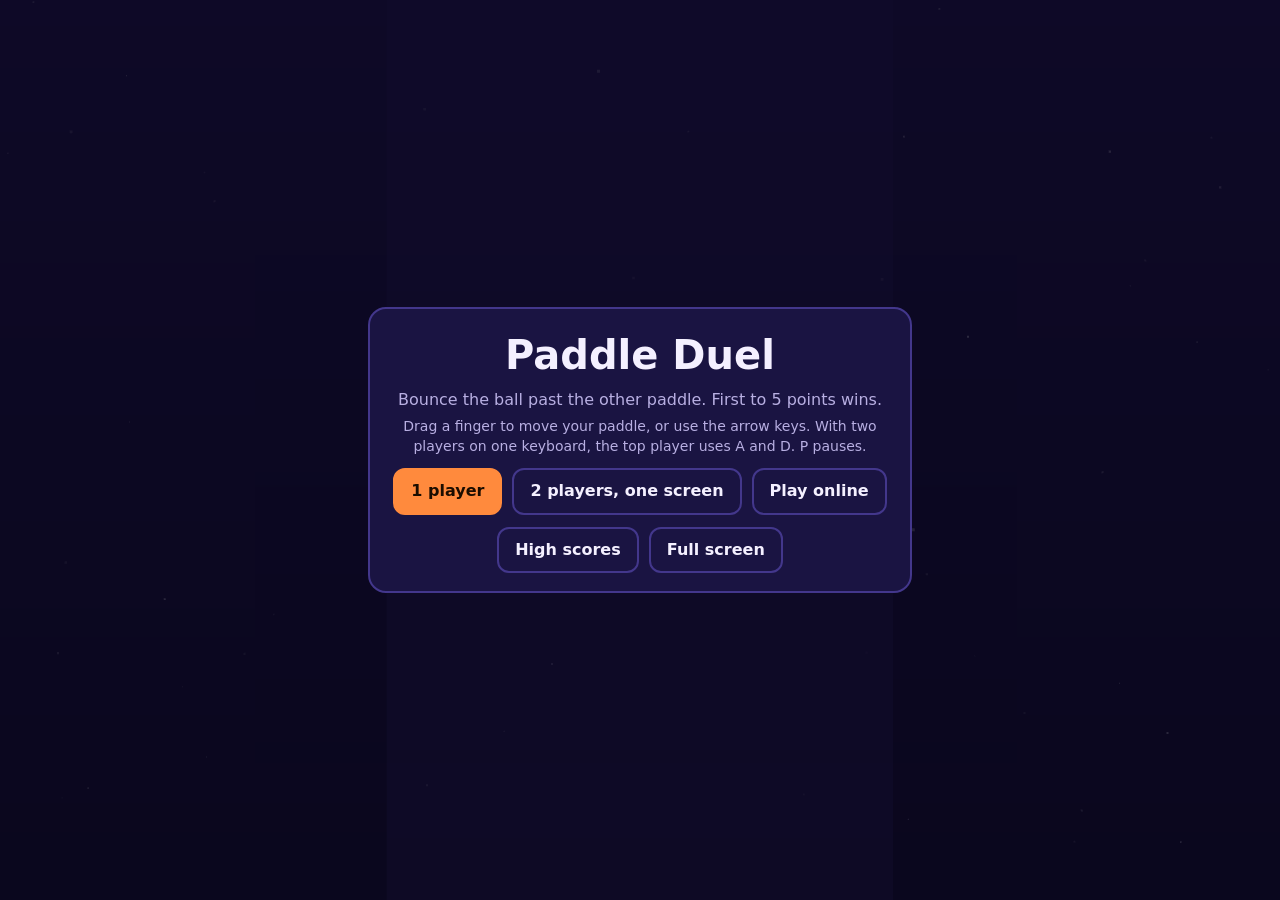
<file: templates/game-2p/index.html>
<!doctype html>
<html lang="en">
<head>
<meta charset="utf-8">
<meta name="robots" content="noindex">
<meta name="viewport" content="width=device-width,initial-scale=1,maximum-scale=1,user-scalable=no,viewport-fit=cover">
<meta name="apple-mobile-web-app-capable" content="yes">
<meta name="mobile-web-app-capable" content="yes">
<meta name="theme-color" content="#0b0820">
<meta name="apple-mobile-web-app-status-bar-style" content="black-translucent">
<meta name="apple-mobile-web-app-title" content="Paddle Duel">
<link rel="manifest" href="manifest.webmanifest">
<link rel="apple-touch-icon" href="apple-touch-icon.png">
<link rel="icon" href="icon-192.png">
<title>Paddle Duel</title>
</head>
<body>
<style>
/* Layout: one full-screen WebGL canvas. The HUD, menus and score labels are plain HTML on top of it. */
:root { --space:#0b0820; --panel:#1a1442; --edge:#43378c; --ink:#f4f0ff; --muted:#b8afe2; --hot:#ff8a3d; --good:#7dffa0; --p1:#7dffa0; --p2:#5fd0ff; }
* { box-sizing: border-box; }
[hidden] { display: none !important; }
/* The page is pinned so it can never scroll, even when a host adds padding around it. */
html { box-sizing: border-box; overflow: hidden; height: 100%; background: var(--space); }
body { position: fixed; inset: 0; margin: 0; overflow: hidden; color: var(--ink);
  font: 16px/1.4 "Trebuchet MS", system-ui, sans-serif;
  touch-action: none; user-select: none; -webkit-user-select: none; -webkit-touch-callout: none; }
canvas { position: absolute; inset: 0; width: 100%; height: 100%; display: block; }
#hud { position: absolute; top: max(8px, env(safe-area-inset-top)); right: max(12px, env(safe-area-inset-right)); pointer-events: none; }
button { font: inherit; font-weight: 700; color: var(--ink); background: var(--panel); border: 2px solid var(--edge);
  border-radius: 12px; padding: 10px 16px; min-height: 44px; cursor: pointer; }
button.primary { background: var(--hot); border-color: var(--hot); color: #1b0d00; }
#btnPause { pointer-events: auto; }
/* Score labels: one for each half of the field. The top one is turned upside down for the player across the table. */
.score { position: absolute; left: 0; right: 0; text-align: center; font-weight: 700; font-size: 20px; pointer-events: none; opacity: .9; }
#scoreLow { bottom: 50%; transform: translateY(2.2em); }
#scoreHigh { top: 50%; transform: translateY(-2.2em) rotate(180deg); }
.screen { position: absolute; inset: 0; display: flex; align-items: center; justify-content: center; padding: 16px; background: rgba(11,8,32,.82); overflow: auto; }
.screen[hidden] { display: none; }
.card { width: min(34rem, 100%); max-height: 100%; overflow: auto; background: var(--panel); border: 2px solid var(--edge); border-radius: 18px; padding: 18px 20px; text-align: center; }
.card h1 { margin: 0 0 6px; font-size: clamp(26px, 6vw, 40px); }
.card p { margin: 6px 0; color: var(--muted); }
.row { display: flex; gap: 10px; justify-content: center; flex-wrap: wrap; margin-top: 12px; }
.note { font-size: 14px; color: var(--muted); }
.good { color: var(--good); font-weight: 700; }
.flip { transform: rotate(180deg); }
table { margin: 10px auto 0; border-collapse: collapse; }
td { padding: 2px 10px; text-align: left; }
tr.new td { color: var(--good); font-weight: 700; }
/* 16px or bigger, or iOS zooms the page when the field is tapped */
input.big { font: 700 24px monospace; text-align: center; text-transform: uppercase; padding: 6px; border-radius: 10px; border: 2px solid var(--edge); background: #fff; color: #111; user-select: text; -webkit-user-select: text; }
#initials { width: 5.5ch; }
#joinCode { width: 7ch; letter-spacing: .15em; }
#roomCode { font: 700 44px monospace; letter-spacing: .2em; color: var(--ink); margin: 8px 0; }
</style>

<canvas id="view"></canvas>

<div id="scoreLow" class="score" hidden></div>
<div id="scoreHigh" class="score" hidden></div>
<div id="hud" hidden><button id="btnPause" aria-label="Pause">II</button></div>

<section class="screen" id="scrTitle">
  <div class="card">
    <h1>Paddle Duel</h1>
    <p>Bounce the ball past the other paddle. First to 5 points wins.</p>
    <p class="note">Drag a finger to move your paddle, or use the arrow keys. With two players on one keyboard, the top player uses A and D. P pauses.</p>
    <p id="titleTop"></p>
    <p id="titleBot" class="good"></p>
    <p id="titleBuild" class="note"></p>
    <div class="row">
      <button class="primary" id="btnPlay">1 player</button>
      <button id="btnShared">2 players, one screen</button>
      <button id="btnOnline">Play online</button>
    </div>
    <div class="row">
      <button id="btnScores">High scores</button>
      <button id="btnFull">Full screen</button>
      <button id="allGames" hidden>All games</button>
    </div>
    <p class="note" id="fullNote" hidden></p>
  </div>
</section>

<!-- Online: one player hosts and gets a code, the other types the code in. -->
<section class="screen" id="scrOnline" hidden>
  <div class="card">
    <h1>Play online</h1>
    <p class="note">Only share the code with a friend you know. Playing online connects your device straight to your friend's.</p>
    <div id="onlinePick">
      <div class="row"><button class="primary" id="btnHost">Start a game</button></div>
      <p>or join a friend's game:</p>
      <div class="row"><input id="joinCode" class="big" maxlength="5" autocomplete="off" autocapitalize="characters" spellcheck="false" placeholder="CODE"><button id="btnJoin">Join</button></div>
    </div>
    <div id="onlineWait" hidden>
      <p id="roomLabel">Tell your friend this code:</p>
      <div id="roomCode"></div>
    </div>
    <p id="onlineStatus" class="good"></p>
    <div class="row"><button id="btnOnlineBack">Cancel</button></div>
  </div>
</section>

<section class="screen" id="scrPause" hidden>
  <div class="card">
    <h1>Paused</h1>
    <div class="row"><button class="primary" id="btnResume">Keep playing</button><button id="btnQuit">Quit to title</button></div>
  </div>
</section>

<section class="screen" id="scrEnd" hidden>
  <div class="card">
    <h1 id="endTitleFlip" class="flip" hidden></h1>
    <h1 id="endTitle"></h1>
    <p id="endScore"></p>
    <p id="endBot" class="good"></p>
    <div id="endForm" hidden>
      <p>You made the high score table! Enter your initials:</p>
      <div class="row"><input id="initials" class="big" maxlength="3" autocomplete="off" autocapitalize="characters" spellcheck="false"><button class="primary" id="btnSave">Save</button></div>
    </div>
    <div id="endTable"></div>
    <div class="row"><button class="primary" id="btnAgain">Play again</button><button id="btnMenu">Title</button></div>
  </div>
</section>

<section class="screen" id="scrScores" hidden>
  <div class="card">
    <h1>High scores</h1>
    <p class="note">From 1 player games against the computer.</p>
    <div id="scoresTable"></div>
    <div class="row"><button class="primary" id="btnBack">Back</button></div>
  </div>
</section>

<!-- The build number, written by stamp_build.py right before publishing. -->
<!-- BUILD-START -->
<script>window.GAME_BUILD = null;</script>
<!-- BUILD-END -->
<!-- The test harness writes the bots' scores between these two markers. Keep them before the main script. -->
<!-- BOT-SCORES-START -->
<script>window.BOT_SCORES = null;</script>
<!-- BOT-SCORES-END -->

<script>
'use strict';
// =====================================================================================
// TWO-PLAYER STARTER. Copy this folder to games/<your-game-name>/ for a game two people can
// play together. It has three ways to play:
//   1 player     against the computer. Keeps high scores, and the test hook and bots use it.
//   shared       two players on one screen (a phone or tablet flat on the table between them,
//                each player drags in their own half) or one keyboard (arrows and A/D).
//   online       two devices. One "hosts" and runs the game; the other joins with a code and
//                sends its moves. See the NET section. Nothing goes online until a player taps
//                Play online.
// Keep the plumbing working: fixed-step update(), the Input object, seeded random numbers,
// saved high scores, pause, full screen, the test hook, the page that never scrolls, and Net.
// Replace the parts marked "YOUR GAME": CONFIG, the Game rules and the drawing.
// =====================================================================================

// ---------- CONFIG ----------
// GAME_ID must be exactly the game's folder name. Saved data is stored under "<GAME_ID>.something".
const GAME_ID = 'game-2p';
const TITLE = 'Paddle Duel';        // also change the <title>, the title screen heading and manifest.webmanifest
const SCORE_NAME = 'points';        // what the 1 player score is called on screen
const CFG = {                       // YOUR GAME: every tuning number lives here
  W: 9, H: 16,                      // the field, in world units: tall, so a phone can lie flat between two players
  STEPS_PER_SECOND: 60,             // the simulation always moves in steps of exactly 1/60 s
  WIN_POINTS: 5,
  PADDLE_W: 2.0, PADDLE_H: 0.35, PADDLE_Y: 1.2, PADDLE_SPEED: 10, DRAG_SPEED: 18,
  BALL_R: 0.22, BALL_SPEED: 7, BALL_SPEEDUP: 0.7, BALL_MAX: 15, MAX_ANGLE: 60, SERVE_ANGLE: 30, SERVE_DELAY: 1,
  CPU_SPEED: 4.6, CPU_AIM_ERROR: 0.9, // the computer is slower than you and a little sloppy, so fast angled shots beat it
  POINT_SCORE: 100, RETURN_SCORE: 10, WIN_BONUS: 200,
  SEND_EVERY: 3,                    // online: the host sends the game state every 3 steps (20 times a second)
  MAX_SECONDS: 240,                 // a bot run longer than this counts as a fail
};
const STEP = 1 / CFG.STEPS_PER_SECOND;
const $ = id => document.getElementById(id);
const clamp = (v, lo, hi) => Math.max(lo, Math.min(hi, v));

// ---------- SEEDED RANDOM NUMBERS ----------
// Use rand() for anything that changes the game, so the same seed always gives the same game.
// Math.random() is fine for looks only. Room codes use crypto (see NET), never rand().
let rngState = 1;
function seedRandom(seed) { rngState = (seed >>> 0) || 1; }
function rand() { // "mulberry32": small, fast and good enough for games
  let t = (rngState += 0x6D2B79F5);
  t = Math.imul(t ^ (t >>> 15), t | 1);
  t ^= t + Math.imul(t ^ (t >>> 7), t | 61);
  return ((t ^ (t >>> 14)) >>> 0) / 4294967296;
}

// ---------- SAVED DATA ----------
// Every key is prefixed with the folder name. If the browser blocks storage, scores stay in memory.
const store = {
  mem: {},
  ok: (() => { try { const k = GAME_ID + '.__test'; localStorage.setItem(k, '1'); localStorage.removeItem(k); return true; } catch { return false; } })(),
  get(key, fallback) {
    try { const v = localStorage.getItem(GAME_ID + '.' + key); if (v != null) return JSON.parse(v); } catch { /* blocked or bad data */ }
    return key in this.mem ? this.mem[key] : fallback;
  },
  set(key, value) { this.mem[key] = value; try { localStorage.setItem(GAME_ID + '.' + key, JSON.stringify(value)); } catch { /* memory only */ } },
};
const Scores = { // top-10 table for 1 player games: [{ initials, score, detail, date }], highest first
  list() { const l = store.get('scores', []); return Array.isArray(l) ? l : []; },
  qualifies(score) { const l = this.list(); return score > 0 && (l.length < 10 || score > l[l.length - 1].score); },
  add(initials, score, detail) {
    const entry = { initials, score, detail, date: new Date().toISOString().slice(0, 10) };
    const l = this.list(); l.push(entry);
    l.sort((a, b) => b.score - a.score); // sort is stable, so ties keep the earlier entry first
    store.set('scores', l.slice(0, 10)); store.set('initials', initials);
    return l.indexOf(entry);
  },
  top() { const l = this.list(); return l.length ? l[0].score : 0; },
};

// ---------- SOUND (made in code; starts only after the first tap or key, an iOS rule) ----------
const Sound = {
  ctx: null,
  unlock() { if (this.ctx || Hook.mode === 'bot') return; try { this.ctx = new (window.AudioContext || window.webkitAudioContext)(); } catch { /* no sound */ } },
  beep(freq, seconds = 0.12, type = 'square') {
    if (!this.ctx || Hook.mode === 'bot') return;
    const o = this.ctx.createOscillator(), g = this.ctx.createGain(), t = this.ctx.currentTime;
    o.type = type; o.frequency.value = freq; g.gain.setValueAtTime(0.12, t); g.gain.exponentialRampToValueAtTime(0.001, t + seconds);
    o.connect(g).connect(this.ctx.destination); o.start(t); o.stop(t + seconds);
  },
};

// ---------- INPUT ----------
// Player 0 is at the bottom, player 1 at the top. Keyboard, fingers, the test hook and the
// online friend all feed this one object; the game only reads Input.dir(i) and Input.target(i).
//   dir(i):    -1 (left), 0 or 1 (right), from keys
//   target(i): a world x the paddle slides to (a finger or mouse held down), or null
// Which keys and which half of the screen belong to whom depends on the mode (see Game.mode).
const Hook = { mode: null, steps: 0, bot: { x: 0 } }; // test hook state; the hook itself is at the end
const Input = {
  keys: new Set(),            // keyboard keys held right now (KeyboardEvent.code)
  drags: new Map(),           // pointerId -> { player, x } for every finger or mouse button held on the field
  remote: { d: 0, x: null },  // online host only: the guest's latest input
  keysFor(i) { // shared screen: bottom player has the arrows, top player A and D. Otherwise both sets move your paddle.
    if (Game.mode === 'shared') return i === 0 ? ['ArrowLeft', 'ArrowRight'] : ['KeyA', 'KeyD'];
    return i === Game.me ? ['ArrowLeft', 'ArrowRight', 'KeyA', 'KeyD'] : [];
  },
  dir(i) {
    if (Hook.mode === 'bot') return i === 0 ? Hook.bot.x : 0;
    if (Game.mode === 'online' && Net.role === 'host' && i === 1) return this.remote.d;
    const k = this.keysFor(i), held = c => this.keys.has(c);
    const d = (held(k[1]) || held(k[3]) ? 1 : 0) - (held(k[0]) || held(k[2]) ? 1 : 0);
    return R.flip && i === Game.me ? -d : d; // the online guest's screen is upside down, so its right is the field's left
  },
  target(i) {
    if (Hook.mode === 'bot') return null;
    if (Game.mode === 'online' && Net.role === 'host' && i === 1) return this.remote.x;
    for (const d of this.drags.values()) if (d.player === i) return d.x;
    return null;
  },
  clear() { this.keys.clear(); this.drags.clear(); this.remote = { d: 0, x: null }; },
};
const isTouch = matchMedia('(pointer: coarse)').matches || 'ontouchstart' in window;
const typing = e => e.target && e.target.matches && e.target.matches('input, textarea');

addEventListener('keydown', e => {
  Sound.unlock();
  if (typing(e)) return;                       // typing initials or a code: no game shortcuts
  if (e.code.startsWith('Arrow') || e.code === 'Space') e.preventDefault();
  if (e.repeat) return;
  Input.keys.add(e.code);
  if (e.code === 'KeyP' || e.code === 'Escape') Game.togglePause();
  if (e.code === 'KeyF') Full.toggle();
  if (e.code === 'Enter') UI.primary();
});
addEventListener('keyup', e => Input.keys.delete(e.code));
addEventListener('blur', () => { Input.clear(); if (!Hook.mode) Game.pause(); });
document.addEventListener('visibilitychange', () => { if (document.hidden && !Hook.mode) Game.pause(); });
for (const ev of ['gesturestart', 'contextmenu', 'dblclick']) addEventListener(ev, e => { if (!typing(e)) e.preventDefault(); });


// ---------- THE GAME (YOUR GAME: replace the rules in here) ----------
// state: 'title' | 'serve' | 'play' | 'paused' | 'over'
// mode:  'solo' (vs the computer) | 'shared' (one screen) | 'online'
// me:    which paddle this device controls (0 bottom, 1 top). The online guest is 1, drawn upside down.
const Game = {
  state: 'title', mode: 'solo', me: 0,
  points: [0, 0], returns: 0, score: 0, time: 0, serveTimer: 0, winner: -1,
  paddles: null, ball: null, cpuAim: 0, sendTimer: 0,

  start(seed = (Date.now() >>> 0)) {
    seedRandom(seed);
    this.points = [0, 0]; this.returns = 0; this.score = 0; this.time = 0; this.winner = -1;
    this.paddles = [{ x: CFG.W / 2 }, { x: CFG.W / 2 }];
    this.serve(1); // the first serve goes to the top paddle, so standing still at the start is safe
    UI.show(null);
  },
  serve(toward) { // ball waits in the middle, then heads toward player `toward`
    const a = (rand() * 2 - 1) * CFG.SERVE_ANGLE * Math.PI / 180, dirY = toward === 0 ? 1 : -1;
    this.ball = { x: CFG.W / 2, y: CFG.H / 2, vx: Math.sin(a) * CFG.BALL_SPEED, vy: Math.cos(a) * CFG.BALL_SPEED * dirY, speed: CFG.BALL_SPEED };
    this.cpuAim = (rand() * 2 - 1) * CFG.CPU_AIM_ERROR;
    this.serveTimer = CFG.SERVE_DELAY; this.state = 'serve';
  },
  paddleY(i) { return i === 0 ? CFG.H - CFG.PADDLE_Y : CFG.PADDLE_Y; },

  // One fixed step of the simulation. No drawing and no real clock in here. Only the host runs it
  // online; the guest just shows what the host sends.
  update(dt) {
    if (this.state !== 'play' && this.state !== 'serve') return;
    if (this.mode === 'online' && Net.role !== 'host') return;
    this.time += dt;
    for (let i = 0; i < 2; i++) this.movePaddle(i, dt);
    if (this.state === 'serve') { this.serveTimer -= dt; if (this.serveTimer <= 0) this.state = 'play'; return this.sendState(); }

    const b = this.ball;
    b.x += b.vx * dt; b.y += b.vy * dt;
    if (b.x < CFG.BALL_R) { b.x = CFG.BALL_R; b.vx = Math.abs(b.vx); Sound.beep(300, 0.05); }
    if (b.x > CFG.W - CFG.BALL_R) { b.x = CFG.W - CFG.BALL_R; b.vx = -Math.abs(b.vx); Sound.beep(300, 0.05); }
    for (let i = 0; i < 2; i++) this.hitPaddle(i);
    if (b.y > CFG.H + CFG.BALL_R) this.scorePoint(1);
    else if (b.y < -CFG.BALL_R) this.scorePoint(0);
    this.sendState();
  },
  movePaddle(i, dt) {
    const p = this.paddles[i], half = CFG.PADDLE_W / 2;
    if (this.mode === 'solo' && i === 1) { // the computer: follows the ball, a bit late and a bit off
      const goal = this.ball.vy < 0 ? this.ball.x + this.cpuAim : CFG.W / 2;
      p.x += clamp(goal - p.x, -CFG.CPU_SPEED * dt, CFG.CPU_SPEED * dt);
    } else {
      const t = Input.target(i);
      if (t != null) p.x += clamp(t - p.x, -CFG.DRAG_SPEED * dt, CFG.DRAG_SPEED * dt);
      else p.x += Input.dir(i) * CFG.PADDLE_SPEED * dt;
    }
    p.x = clamp(p.x, half, CFG.W - half);
  },
  hitPaddle(i) { // bounce off paddle i; hitting near its edge sends the ball off at a steeper angle
    const b = this.ball, p = this.paddles[i], y = this.paddleY(i), toward = i === 0 ? b.vy > 0 : b.vy < 0;
    const reachY = CFG.PADDLE_H / 2 + CFG.BALL_R, reachX = CFG.PADDLE_W / 2 + CFG.BALL_R;
    if (!toward || Math.abs(b.y - y) > reachY || Math.abs(b.x - p.x) > reachX) return;
    const off = clamp((b.x - p.x) / (CFG.PADDLE_W / 2), -1, 1), a = off * CFG.MAX_ANGLE * Math.PI / 180;
    b.speed = Math.min(CFG.BALL_MAX, b.speed + CFG.BALL_SPEEDUP);
    b.vx = Math.sin(a) * b.speed; b.vy = Math.cos(a) * b.speed * (i === 0 ? -1 : 1);
    b.y = y + (i === 0 ? -reachY : reachY);
    if (i === 0) { this.returns++; this.score += CFG.RETURN_SCORE; }
    this.cpuAim = (rand() * 2 - 1) * CFG.CPU_AIM_ERROR;
    Sound.beep(i === 0 ? 520 : 440, 0.06);
  },
  scorePoint(i) {
    this.points[i]++;
    if (i === 0) this.score += CFG.POINT_SCORE;
    Sound.beep(i === 0 ? 880 : 160, 0.25, i === 0 ? 'triangle' : 'sawtooth');
    if (this.points[i] >= CFG.WIN_POINTS) return this.end(i);
    this.serve(i === 0 ? 1 : 0); // the player who lost the point gets the next serve coming at them
  },

  // How close player 0 is to beating the computer, from 0 to 1. Bots chase this number, so it grows
  // with every point won and every return (long rallies speed the ball up until the computer misses).
  progress() {
    if (this.winner === 0) return 1;
    return Math.min(0.999, (this.points[0] + 0.08 * Math.min(this.returns, 40)) / (CFG.WIN_POINTS + 3.2));
  },

  end(winner) {
    this.winner = winner; this.state = 'over';
    if (winner === 0 && this.mode === 'solo') this.score += CFG.WIN_BONUS;
    Sound.beep(winner === this.me ? 880 : 90, 0.5, winner === this.me ? 'triangle' : 'sawtooth');
    this.sendState(true);
    if (Hook.mode !== 'bot') UI.endRun(); // bot runs show no screens and save nothing
  },
  play(mode = 'solo') { // a player starting a run (the test hook calls start(seed) itself)
    Hook.mode = null; this.mode = mode; this.me = mode === 'online' && Net.role === 'guest' ? 1 : 0;
    R.flip = this.me === 1;
    Input.clear();
    if (mode === 'online' && Net.role === 'guest') { Net.send({ t: 'again' }); return; } // the host restarts the game
    this.start();
  },
  pause() {
    if (this.state !== 'play' && this.state !== 'serve') return;
    if (this.mode === 'online' && Net.role === 'guest') return Net.send({ t: 'pause' });
    this.resumeTo = this.state; this.state = 'paused'; UI.show('scrPause'); this.sendState(true);
  },
  togglePause() {
    if (this.state !== 'paused') return this.pause();
    if (this.mode === 'online' && Net.role === 'guest') return Net.send({ t: 'resume' });
    this.state = this.resumeTo || 'play'; UI.show(null); this.sendState(true);
  },
  toTitle() {
    if (this.mode === 'online') Net.close();
    this.state = 'title'; this.mode = 'solo'; this.me = 0; R.flip = false; Hook.mode = null; Input.clear(); UI.show('scrTitle');
  },

  // ---- online: the host sends what the guest needs to draw; the guest sends its input ----
  sendState(now = false) {
    if (this.mode !== 'online' || Net.role !== 'host') return;
    if (!now && ++this.sendTimer < CFG.SEND_EVERY) return;
    this.sendTimer = 0;
    const b = this.ball;
    Net.send({ t: 's', st: this.state, pts: this.points, w: this.winner, b: [b.x, b.y, b.vx, b.vy], p: [this.paddles[0].x, this.paddles[1].x] });
  },
  onNet(m) { // a message from the other device
    if (Net.role === 'host') {
      if (m.t === 'i') this.remote(m);
      else if (m.t === 'pause') this.pause();
      else if (m.t === 'resume' && this.state === 'paused') this.togglePause();
      else if (m.t === 'again' && this.state === 'over') this.play('online');
      return;
    }
    if (m.t !== 's') return; // guest: copy the host's game
    const was = this.state;
    if (!this.paddles) this.paddles = [{ x: CFG.W / 2 }, { x: CFG.W / 2 }];
    this.state = m.st; this.points = m.pts; this.winner = m.w;
    this.ball = { x: m.b[0], y: m.b[1], vx: m.b[2], vy: m.b[3] };
    this.paddles[0].x = m.p[0];
    if (Input.target(1) == null && Input.dir(1) === 0) this.paddles[1].x = m.p[1]; // our own paddle: trust our input while moving
    if (was !== this.state) {
      if (this.state === 'paused') UI.show('scrPause');
      else if (this.state === 'over') UI.endRun();
      else if (was === 'paused' || was === 'over' || was === 'title') UI.show(null);
    }
  },
  remote(m) { Input.remote = { d: clamp(+m.d || 0, -1, 1), x: m.x == null ? null : clamp(+m.x, 0, CFG.W) }; },
  guestFrame(dt) { // the guest moves its own paddle right away (so it feels instant) and tells the host
    if (this.state !== 'play' && this.state !== 'serve') return;
    this.movePaddle(1, dt);
    if (this.ball) { this.ball.x += (this.ball.vx || 0) * dt; this.ball.y += (this.ball.vy || 0) * dt; } // glide between updates
    if ((this.sendTimer += dt) >= CFG.SEND_EVERY * STEP) { this.sendTimer = 0; Net.send({ t: 'i', d: Input.dir(1), x: Input.target(1) ?? this.paddles[1].x }); }
  },
};

// ---------- NET: online play (copy as is; nothing here is game-specific) ----------
// How two devices find each other with no server of our own:
//  1. Both connect to a few free public MQTT "brokers" (message boards that pass short messages
//     along) over secure WebSockets and listen on a topic made from the room code.
//  2. They swap a WebRTC handshake there. Every message is encrypted with a key made from the room
//     code, so the broker sees only scrambled text. Brokers can't read the game or the handshake.
//  3. WebRTC then connects the two browsers directly (encrypted). The brokers are dropped.
// Public STUN servers tell each device its public address so the direct link can get through home
// routers. Some strict networks (some school or mobile networks) block direct links; then joining
// fails with a clear message. A TURN relay would fix that, but free ones need an account, so `ice`
// below has a slot for one. Tests set window.NET_TEST_CONFIG to a local fake broker.
const NET_CONFIG = Object.assign({
  brokers: ['wss://broker.emqx.io:8084/mqtt', 'wss://broker.hivemq.com:8884/mqtt', 'wss://test.mosquitto.org:8081/mqtt'],
  ice: [{ urls: 'stun:stun.l.google.com:19302' }, { urls: 'stun:stun.cloudflare.com:3478' }],
  timeoutSeconds: 90,
}, window.NET_TEST_CONFIG || {});
const CODE_LETTERS = 'ACDEFHJKMNPRTUVWXY34679'; // no 0/O, 1/I/L, 2/Z, 5/S, 8/B mix-ups

function mqttClient(url, onMessage) { // the smallest MQTT 3.1.1 client that does the job: connect, subscribe, publish
  const te = new TextEncoder(), td = new TextDecoder();
  const str = s => { const b = te.encode(s); return [b.length >> 8, b.length & 255, ...b]; };
  const len = n => { const o = []; do { let d = n % 128; n = Math.floor(n / 128); if (n) d |= 128; o.push(d); } while (n); return o; };
  const pkt = (type, body) => new Uint8Array([type, ...len(body.length), ...body]);
  const ws = new WebSocket(url, 'mqtt'); ws.binaryType = 'arraybuffer';
  let buf = new Uint8Array(0), ping = null, onReady;
  const ready = new Promise((res, rej) => { onReady = res; ws.onerror = () => rej(new Error('broker')); ws.onclose = () => rej(new Error('broker')); });
  ws.onopen = () => ws.send(pkt(0x10, [...str('MQTT'), 4, 0x02, 0, 60, ...str('ff' + Math.random().toString(36).slice(2, 12))]));
  ws.onmessage = e => {
    const add = new Uint8Array(e.data), b = new Uint8Array(buf.length + add.length); b.set(buf); b.set(add, buf.length); buf = b;
    for (;;) { // there may be several packets, or half of one, in each WebSocket message
      let n = 0, mul = 1, i = 1, d;
      do { if (i >= buf.length) return; d = buf[i++]; n += (d & 127) * mul; mul *= 128; } while (d & 128);
      if (buf.length < i + n) return;
      const type = buf[0] >> 4, qos = (buf[0] >> 1) & 3, body = buf.slice(i, i + n); buf = buf.slice(i + n);
      if (type === 2) { if (body[1] === 0) { onReady(); ping = setInterval(() => { try { ws.send(new Uint8Array([0xC0, 0])); } catch { /* closing */ } }, 25000); } else ws.close(); }
      if (type === 3) { const tl = (body[0] << 8) | body[1]; onMessage(td.decode(body.slice(2 + tl + (qos ? 2 : 0)))); }
    }
  };
  return {
    ready,
    subscribe: topic => ws.send(pkt(0x82, [0, 1, ...str(topic), 0])),
    publish: (topic, text) => ws.send(pkt(0x30, [...str(topic), ...te.encode(text)])),
    close() { clearInterval(ping); try { ws.send(new Uint8Array([0xE0, 0])); ws.close(); } catch { /* already closed */ } },
  };
}

const Net = {
  role: null, code: '', on: null, pc: null, dc: null, brokers: [], seen: new Set(), timers: [],
  newCode() { const r = crypto.getRandomValues(new Uint8Array(5)); return Array.from(r, v => CODE_LETTERS[v % CODE_LETTERS.length]).join(''); },
  cleanCode: s => String(s).toUpperCase().replace(/[^A-Z0-9]/g, '').slice(0, 5),

  host(on) { return this.begin('host', this.newCode(), on); },
  join(code, on) { return this.begin('guest', this.cleanCode(code), on); },
  async begin(role, code, on) {
    this.close();
    Object.assign(this, { role, code, on, id: Math.random().toString(36).slice(2, 10), partner: null, seen: new Set(), iceWait: [] });
    const run = this.run = {}; // a later begin() or close() makes this run stale
    const status = text => run === this.run && on({ type: 'status', text });
    status(role === 'host' ? 'Waiting for your friend to join...' : 'Looking for the game...');
    try {
      const enc = new TextEncoder(), sha = async s => new Uint8Array(await crypto.subtle.digest('SHA-256', enc.encode(s)));
      const hex = a => Array.from(a, v => v.toString(16).padStart(2, '0')).join('');
      this.topic = 'funfactory/' + hex((await sha(`${GAME_ID}/room/${code}`)).slice(0, 12));
      this.key = await crypto.subtle.importKey('raw', await sha(`${GAME_ID}/key/${code}`), 'AES-GCM', false, ['encrypt', 'decrypt']);
      const clients = NET_CONFIG.brokers.map(url => mqttClient(url, text => this.receive(text)));
      const results = await Promise.allSettled(clients.map(c => Promise.race([c.ready, new Promise((_, rej) => setTimeout(rej, 8000))])));
      if (run !== this.run) return clients.forEach(c => c.close());
      this.brokers = clients.filter((c, i) => results[i].status === 'fulfilled');
      clients.filter(c => !this.brokers.includes(c)).forEach(c => c.close());
      if (!this.brokers.length) return this.fail("Couldn't reach the matchmaking servers. Check the internet connection and try again.");
      this.brokers.forEach(c => c.subscribe(this.topic));
      if (role === 'guest') { const hello = () => this.signal({ k: 'hello' }); hello(); this.timers.push(setInterval(hello, 2000)); }
      this.timers.push(setTimeout(() => this.fail(role === 'host' ? 'Nobody joined. Try again when your friend is ready.'
        : "Couldn't connect. Check the code. Some school or phone networks block games like this."), NET_CONFIG.timeoutSeconds * 1000));
    } catch (e) { this.fail('Online play does not work in this browser.'); }
    return code;
  },
  async signal(msg) { // encrypt and post a handshake message on every broker
    msg = { ...msg, from: this.id, to: this.partner, n: Math.random() };
    const iv = crypto.getRandomValues(new Uint8Array(12));
    const ct = new Uint8Array(await crypto.subtle.encrypt({ name: 'AES-GCM', iv }, this.key, new TextEncoder().encode(JSON.stringify(msg))));
    const all = new Uint8Array(12 + ct.length); all.set(iv); all.set(ct, 12);
    const text = btoa(String.fromCharCode(...all));
    for (const c of this.brokers) try { c.publish(this.topic, text); } catch { /* that broker dropped */ }
  },
  async receive(text) {
    let m;
    try {
      const all = Uint8Array.from(atob(text), ch => ch.charCodeAt(0));
      m = JSON.parse(new TextDecoder().decode(await crypto.subtle.decrypt({ name: 'AES-GCM', iv: all.slice(0, 12) }, this.key, all.slice(12))));
    } catch { return; } // not for us (wrong code, or junk on the topic)
    if (m.from === this.id || this.seen.has(m.n) || (m.to && m.to !== this.id)) return;
    this.seen.add(m.n); // the same message arrives once per broker
    if (this.role === 'host' && m.k === 'hello') {
      if (this.partner && m.from !== this.partner) return; // room is full: one friend per game
      if (this.pc) return;
      this.partner = m.from; this.makePeer();
      this.useChannel(this.pc.createDataChannel('game'));
      await this.pc.setLocalDescription(await this.pc.createOffer());
      this.signal({ k: 'offer', sdp: this.pc.localDescription.sdp });
    } else if (this.role === 'guest' && m.k === 'offer' && !this.pc) {
      this.partner = m.from; this.makePeer();
      this.pc.ondatachannel = e => this.useChannel(e.channel);
      await this.pc.setRemoteDescription({ type: 'offer', sdp: m.sdp }); this.flushIce();
      await this.pc.setLocalDescription(await this.pc.createAnswer());
      this.signal({ k: 'answer', sdp: this.pc.localDescription.sdp });
    } else if (this.role === 'host' && m.k === 'answer' && m.from === this.partner && this.pc && !this.pc.remoteDescription) {
      await this.pc.setRemoteDescription({ type: 'answer', sdp: m.sdp }); this.flushIce();
    } else if (m.k === 'ice' && m.from === this.partner) {
      this.iceWait.push(m.c); if (this.pc && this.pc.remoteDescription) this.flushIce();
    }
  },
  makePeer() {
    this.pc = new RTCPeerConnection({ iceServers: NET_CONFIG.ice });
    this.pc.onicecandidate = e => { if (e.candidate) this.signal({ k: 'ice', c: e.candidate.toJSON() }); };
    this.pc.onconnectionstatechange = () => { if (this.pc && this.pc.connectionState === 'failed') this.fail("Couldn't connect to your friend's device."); };
  },
  flushIce() { for (const c of this.iceWait.splice(0)) this.pc.addIceCandidate(c).catch(() => {}); },
  useChannel(dc) {
    this.dc = dc;
    dc.onopen = () => { // connected: stop matchmaking, drop the brokers
      this.timers.forEach(t => { clearInterval(t); clearTimeout(t); }); this.timers = [];
      setTimeout(() => { this.brokers.forEach(c => c.close()); this.brokers = []; }, 1500);
      this.on({ type: 'open' });
    };
    dc.onmessage = e => { try { this.on({ type: 'message', data: JSON.parse(e.data) }); } catch { /* ignore bad data */ } };
    dc.onclose = () => { if (this.dc === dc) { const on = this.on; this.close(); on && on({ type: 'closed' }); } };
  },
  send(msg) { if (this.dc && this.dc.readyState === 'open') this.dc.send(JSON.stringify(msg)); },
  get connected() { return !!(this.dc && this.dc.readyState === 'open'); },
  fail(text) { const on = this.on; this.close(); on && on({ type: 'error', text }); },
  close() {
    this.run = null;
    this.timers.forEach(t => { clearInterval(t); clearTimeout(t); }); this.timers = [];
    this.brokers.forEach(c => c.close()); this.brokers = [];
    const dc = this.dc; this.dc = null; if (dc) try { dc.close(); } catch { /* fine */ }
    if (this.pc) try { this.pc.close(); } catch { /* fine */ }
    this.pc = null; this.on = null; this.role = null;
  },
};

// The online screen: host or join, then start the game when the link opens.
const Online = {
  open() { $('roomLabel').textContent = 'Tell your friend this code:'; $('onlinePick').hidden = false; $('onlineWait').hidden = true; $('onlineStatus').textContent = ''; $('joinCode').value = ''; UI.show('scrOnline'); },
  event(e) {
    if (e.type === 'status') $('onlineStatus').textContent = e.text;
    if (e.type === 'error') { $('onlineStatus').textContent = e.text; $('onlinePick').hidden = false; $('onlineWait').hidden = true; if (Game.mode === 'online') { Game.toTitle(); Online.open(); $('onlineStatus').textContent = e.text; } }
    if (e.type === 'open') { Sound.beep(660, 0.2, 'triangle'); Game.play('online'); }
    if (e.type === 'message') Game.onNet(e.data);
    if (e.type === 'closed' && Game.mode === 'online') { Game.state = 'over'; Game.winner = -2; UI.endRun(); }
  },
  host() { $('onlinePick').hidden = true; $('onlineWait').hidden = false; Net.host(e => this.event(e)); $('roomCode').textContent = Net.code; },
  join() {
    const code = Net.cleanCode($('joinCode').value);
    if (code.length !== 5) { $('onlineStatus').textContent = 'The code has 5 letters and numbers.'; return; }
    $('onlinePick').hidden = true; $('onlineWait').hidden = false; $('roomLabel').textContent = 'Joining game'; $('roomCode').textContent = code;
    Net.join(code, e => this.event(e));
  },
  cancel() { Net.close(); $('roomLabel').textContent = 'Tell your friend this code:'; UI.show('scrTitle'); },
};
$('joinCode').addEventListener('input', e => { e.target.value = Net.cleanCode(e.target.value); });
$('joinCode').addEventListener('keydown', e => { if (e.code === 'Enter') { e.preventDefault(); Online.join(); } });

// ---------- RENDERER (plain WebGL: colored triangles, no library) ----------
// R.flip turns the whole field upside down, so the online guest sees their own paddle at the bottom.
const canvas = $('view');
const gl = canvas.getContext('webgl', { antialias: true, alpha: false });
const R = { verts: [], prog: null, buf: null, scale: 1, ox: 0, oy: 0, flip: false };
// Fingers (and a held mouse button) on the field. Every finger is tracked by its own pointerId,
// so two players can drag at the same time. On a shared screen the half you touch picks the player.
function pointerToWorld(e) {
  const dpr = canvas.width / canvas.clientWidth || 1;
  let x = (e.clientX * dpr - R.ox) / R.scale, y = (e.clientY * dpr - R.oy) / R.scale;
  if (R.flip) { x = CFG.W - x; y = CFG.H - y; }
  return { x, y };
}
canvas.addEventListener('pointerdown', e => {
  Sound.unlock();
  if (Game.state !== 'play' && Game.state !== 'serve') return;
  const w = pointerToWorld(e);
  const player = Game.mode === 'shared' ? (w.y > CFG.H / 2 ? 0 : 1) : Game.me;
  Input.drags.set(e.pointerId, { player, x: w.x });
  try { canvas.setPointerCapture(e.pointerId); } catch { /* fine */ }
});
canvas.addEventListener('pointermove', e => { const d = Input.drags.get(e.pointerId); if (d) d.x = pointerToWorld(e).x; });
for (const ev of ['pointerup', 'pointercancel']) canvas.addEventListener(ev, e => Input.drags.delete(e.pointerId));
function initGL() {
  const sh = (type, src) => { const s = gl.createShader(type); gl.shaderSource(s, src); gl.compileShader(s); return s; };
  R.prog = gl.createProgram();
  gl.attachShader(R.prog, sh(gl.VERTEX_SHADER, 'attribute vec2 p; attribute vec4 c; uniform vec2 size; varying vec4 v; void main(){ v=c; gl_Position=vec4(p.x/size.x*2.0-1.0, 1.0-p.y/size.y*2.0, 0.0, 1.0); }'));
  gl.attachShader(R.prog, sh(gl.FRAGMENT_SHADER, 'precision mediump float; varying vec4 v; void main(){ gl_FragColor=v; }'));
  gl.linkProgram(R.prog); gl.useProgram(R.prog);
  R.buf = gl.createBuffer(); gl.bindBuffer(gl.ARRAY_BUFFER, R.buf);
  const p = gl.getAttribLocation(R.prog, 'p'), c = gl.getAttribLocation(R.prog, 'c');
  gl.enableVertexAttribArray(p); gl.vertexAttribPointer(p, 2, gl.FLOAT, false, 24, 0);
  gl.enableVertexAttribArray(c); gl.vertexAttribPointer(c, 4, gl.FLOAT, false, 24, 8);
  gl.enable(gl.BLEND); gl.blendFunc(gl.SRC_ALPHA, gl.ONE_MINUS_SRC_ALPHA);
}
function resize() { // fit the whole field on screen, centered, on any screen shape
  const dpr = Math.min(window.devicePixelRatio || 1, 2);
  canvas.width = Math.round(canvas.clientWidth * dpr); canvas.height = Math.round(canvas.clientHeight * dpr);
  R.scale = Math.min(canvas.width / CFG.W, canvas.height / CFG.H);
  R.ox = (canvas.width - CFG.W * R.scale) / 2; R.oy = (canvas.height - CFG.H * R.scale) / 2;
}
const hex = (h, a = 1) => [parseInt(h.slice(1, 3), 16) / 255, parseInt(h.slice(3, 5), 16) / 255, parseInt(h.slice(5, 7), 16) / 255, a];
function tri(x1, y1, x2, y2, x3, y3, c1, c2 = c1, c3 = c1) { R.verts.push(x1, y1, ...c1, x2, y2, ...c2, x3, y3, ...c3); }
function rect(x, y, w, h, top, bottom = top) { tri(x, y, x + w, y, x, y + h, top, top, bottom); tri(x + w, y, x + w, y + h, x, y + h, top, bottom, bottom); }
function wbox(cx, cy, w, h, color) { // a box centered on a world point, flipped for the online guest
  if (R.flip) { cx = CFG.W - cx; cy = CFG.H - cy; }
  rect(R.ox + (cx - w / 2) * R.scale, R.oy + (cy - h / 2) * R.scale, w * R.scale, h * R.scale, color);
}
const BACKDROP = Array.from({ length: 60 }, () => ({ x: Math.random(), y: Math.random(), s: 1 + Math.random() * 2, a: 0.25 + Math.random() * 0.6 })); // looks only
function draw(now) { // YOUR GAME: draw your world here
  R.verts.length = 0;
  rect(0, 0, canvas.width, canvas.height, hex('#1b1147'), hex('#070514'));
  for (const s of BACKDROP) rect(s.x * canvas.width, s.y * canvas.height, s.s, s.s, hex('#ffffff', s.a * (0.7 + 0.3 * Math.sin(now / 600 + s.x * 40))));
  rect(R.ox, R.oy, CFG.W * R.scale, CFG.H * R.scale, hex('#2a1f6b', 0.35), hex('#43378c', 0.35));
  for (let x = 0.25; x < CFG.W; x += 0.7) wbox(x + 0.2, CFG.H / 2, 0.4, 0.06, hex('#b8afe2', 0.4)); // the middle line
  if (Game.paddles) {
    const colors = ['#7dffa0', '#5fd0ff'];
    for (let i = 0; i < 2; i++) wbox(Game.paddles[i].x, Game.paddleY(i), CFG.PADDLE_W, CFG.PADDLE_H, hex(colors[i]));
    const b = Game.ball, blink = Game.state === 'serve' && Math.floor(now / 120) % 2;
    if (b && !blink) wbox(b.x, b.y, CFG.BALL_R * 2, CFG.BALL_R * 2, hex('#ffe066'));
  }
  gl.viewport(0, 0, canvas.width, canvas.height);
  gl.uniform2f(gl.getUniformLocation(R.prog, 'size'), canvas.width, canvas.height);
  gl.bufferData(gl.ARRAY_BUFFER, new Float32Array(R.verts), gl.DYNAMIC_DRAW);
  gl.drawArrays(gl.TRIANGLES, 0, R.verts.length / 6);
}

// ---------- SCREENS AND HUD ----------
const esc = s => String(s).replace(/[&<>"]/g, c => ({ '&': '&amp;', '<': '&lt;', '>': '&gt;', '"': '&quot;' }[c]));
const UI = {
  pending: null, // a finished 1 player run waiting for initials: { score, detail }
  show(id) {
    for (const s of document.querySelectorAll('.screen')) s.hidden = s.id !== id;
    const playing = id === null || id === 'scrPause';
    $('hud').hidden = !playing; $('scoreLow').hidden = !playing; $('scoreHigh').hidden = !playing;
    if (id === 'scrTitle') this.syncTitle();
  },
  syncTitle() {
    const top = Scores.top(), bot = window.BOT_SCORES && window.BOT_SCORES.champion;
    $('titleTop').textContent = top ? `Top score: ${top} ${SCORE_NAME}` : '';
    $('titleBot').textContent = bot ? `Bot's best: ${bot.score} ${SCORE_NAME}. Can you beat it?` : '';
    $('titleBuild').textContent = window.GAME_BUILD ? `Build ${window.GAME_BUILD}` : '';
  },
  names() { // what each paddle is called on this device: [bottom of my screen, top of my screen]
    if (Game.mode === 'solo') return ['You', 'Computer'];
    if (Game.mode === 'online') return ['You', 'Friend'];
    return ['Green', 'Blue'];
  },
  syncHud() {
    if (!Game.paddles) return;
    const [low, high] = this.names(), me = Game.me, them = 1 - me;
    $('scoreLow').textContent = `${low} ${Game.points[me]}`;
    $('scoreHigh').textContent = `${high} ${Game.points[them]}`;
    $('scoreHigh').style.transform = Game.mode === 'shared' ? '' : 'translateY(-2.2em)'; // shared screen: the top label stays upside down for the top player
  },
  table(newRow = -1) {
    const l = Scores.list();
    const rows = l.map((e, i) => `<tr class="${i === newRow ? 'new' : ''}"><td>${i + 1}.</td><td>${esc(e.initials)}</td><td>${e.score}</td><td>${esc(e.detail || '')}</td></tr>`).join('');
    return (l.length ? `<table>${rows}</table>` : '<p>No scores yet. Be the first!</p>') + (store.ok ? '' : '<p class="note">Scores can\'t be saved in this browser.</p>');
  },
  endRun() {
    const [p0, p1] = Game.points, me = Game.me, w = Game.winner;
    $('endTitleFlip').hidden = true; $('endForm').hidden = true; $('endBot').textContent = ''; $('endTable').innerHTML = ''; this.pending = null;
    $('btnAgain').hidden = false;
    if (w === -2) { // online friend left
      $('endTitle').textContent = 'Your friend left'; $('endScore').textContent = `${Game.points[me]} to ${Game.points[1 - me]}`; $('btnAgain').hidden = true;
    } else if (Game.mode === 'shared') {
      $('endTitle').textContent = w === 0 ? 'Green wins!' : 'Blue wins!';
      $('endTitleFlip').textContent = w === 1 ? 'Blue wins!' : 'Green wins!'; $('endTitleFlip').hidden = false; // readable from the top
      $('endScore').textContent = `Green ${p0}, Blue ${p1}`;
    } else if (Game.mode === 'online') {
      $('endTitle').textContent = w === me ? 'You win!' : 'Your friend wins!';
      $('endScore').textContent = `${Game.points[me]} to ${Game.points[1 - me]}`;
    } else { // 1 player: score, bot score and the high score table
      const score = Game.score, detail = `${w === 0 ? 'Won' : 'Lost'} ${p0}-${p1}`, bot = window.BOT_SCORES && window.BOT_SCORES.champion;
      $('endTitle').textContent = w === 0 ? 'You win!' : 'Game over';
      $('endScore').textContent = `${p0} to ${p1}. Score: ${score} ${SCORE_NAME}`;
      $('endBot').textContent = bot && score > bot.score ? 'You beat the bot!' : '';
      const saving = !Hook.mode && Scores.qualifies(score);
      this.pending = saving ? { score, detail } : null;
      $('endForm').hidden = !saving; $('endTable').innerHTML = this.table();
      if (saving) { $('initials').value = store.get('initials', ''); if (!isTouch) $('initials').focus(); }
    }
    this.show('scrEnd');
  },
  save() {
    if (!this.pending) return;
    const initials = ($('initials').value.toUpperCase().replace(/[^A-Z]/g, '') || '???').slice(0, 3);
    const row = Scores.add(initials, this.pending.score, this.pending.detail);
    this.pending = null; $('endForm').hidden = true; $('initials').blur();
    $('endTable').innerHTML = this.table(row);
  },
  primary() { // what Enter does on each screen
    if (Game.state === 'title' && !$('scrScores').hidden) return this.show('scrTitle');
    if (Game.state === 'title' && !$('scrOnline').hidden) return;
    if (Game.state === 'title') return Game.play('solo');
    if (Game.state === 'paused') return Game.togglePause();
    if (Game.state === 'over' && !$('btnAgain').hidden) { this.save(); Game.play(Game.mode); }
  },
};
$('initials').addEventListener('input', e => { e.target.value = e.target.value.toUpperCase().replace(/[^A-Z]/g, '').slice(0, 3); });
$('initials').addEventListener('keydown', e => { if (e.code === 'Enter') { e.preventDefault(); UI.save(); } });
const onTap = (id, fn) => $(id).addEventListener('click', () => { Sound.unlock(); fn(); });
onTap('btnPlay', () => Game.play('solo'));
onTap('btnShared', () => Game.play('shared'));
onTap('btnOnline', () => Online.open());
onTap('btnHost', () => Online.host());
onTap('btnJoin', () => Online.join());
onTap('btnOnlineBack', () => Online.cancel());
onTap('btnScores', () => { $('scoresTable').innerHTML = UI.table(); UI.show('scrScores'); });
onTap('btnBack', () => UI.show('scrTitle'));
onTap('btnPause', () => Game.togglePause());
onTap('btnResume', () => Game.togglePause());
onTap('btnQuit', () => Game.toTitle());
onTap('btnSave', () => UI.save());
onTap('btnAgain', () => { UI.save(); Game.play(Game.mode); });
onTap('btnMenu', () => { UI.save(); Game.toTitle(); });

// ---------- FULL SCREEN ----------
const Full = {
  supported: () => !!(document.documentElement.requestFullscreen || document.documentElement.webkitRequestFullscreen),
  toggle() {
    const el = document.documentElement, on = document.fullscreenElement || document.webkitFullscreenElement;
    const blocked = () => { $('fullNote').hidden = false; $('fullNote').textContent = 'Full screen is blocked here. On an iPhone or iPad: tap Share, then Add to Home Screen, and open the game from its new icon.'; };
    if (on) return (document.exitFullscreen || document.webkitExitFullscreen).call(document);
    if (!this.supported()) return blocked();
    try { const r = (el.requestFullscreen || el.webkitRequestFullscreen).call(el); if (r && r.catch) r.catch(blocked); } catch { blocked(); }
  },
};
onTap('btnFull', () => Full.toggle());

// ---------- MAIN LOOP ----------
// Real time is chopped into fixed steps, so the game plays the same on slow and fast screens.
// In bot mode this loop only draws; the test hook's step() is the only thing that moves time.
let last = 0, owed = 0;
function frame(now) {
  const dt = Math.min(0.1, (now - last) / 1000 || 0); last = now;
  if (Hook.mode !== 'bot') {
    owed += dt;
    while (owed >= STEP) {
      if (Game.mode === 'online' && Net.role === 'guest') Game.guestFrame(STEP); else Game.update(STEP);
      if (Hook.mode) Hook.steps++;
      owed -= STEP;
    }
  }
  UI.syncHud(); draw(now);
  requestAnimationFrame(frame);
}
if (gl) { initGL(); addEventListener('resize', resize); resize(); UI.show('scrTitle'); requestAnimationFrame(frame); }
else document.body.insertAdjacentHTML('beforeend', '<section class="screen"><div class="card"><h1>Sorry!</h1><p>This browser can\'t draw the game (WebGL is off).</p></div></section>');

// ---------- HOSTING EXTRAS (only switch on when served from games/<name>/ on the site) ----------
if (/\/games\/[^/]+\/?(index\.html)?$/.test(location.pathname)) {
  $('allGames').hidden = false; onTap('allGames', () => { location.href = '../../'; });
  if ('serviceWorker' in navigator && window.isSecureContext && location.protocol.startsWith('http')) addEventListener('load', () => navigator.serviceWorker.register('sw.js').catch(() => {}));
}
window.__game = { Game, Input, Scores, UI, Full, CFG, store, Net, Online, R }; // for test_game.py

// ---------- TEST HOOK (spec v1) ----------
// The harness and its bots play 1 player mode: you (bottom) against the computer (top).
// Nothing changes for players unless something calls reset().
(() => {
  const ACTIONS = [ // YOUR GAME: 3 to 10 actions; "idle" first; join two with "_" to hold both
    { id: 'idle', desc: 'Keep the paddle still' },
    { id: 'left', desc: 'Move the paddle left' }, { id: 'right', desc: 'Move the paddle right' },
  ];
  const MOVES = { left: -1, right: 1 };
  const MAX_STEPS = CFG.MAX_SECONDS * CFG.STEPS_PER_SECOND;
  const status = () => Game.state === 'over' ? (Game.winner === 0 ? 'won' : 'lost') : Hook.steps >= MAX_STEPS ? 'timeout' : 'playing';

  window.GAME_TEST_HOOK = {
    version: 1,
    info: () => ({
      spec: 1, title: TITLE, stepsPerSecond: CFG.STEPS_PER_SECOND, levelCount: 1, scoreName: SCORE_NAME,
      maxSteps: MAX_STEPS, actions: ACTIONS.map(a => ({ ...a })), stallSeconds: 7,
      keys: { left: ['ArrowLeft'], right: ['ArrowRight'] }, smokeAction: 'right',
    }),
    reset({ seed = 1, level = 0, realtime = false } = {}) {
      Net.close(); Input.clear(); UI.pending = null;
      Hook.mode = realtime ? 'realtime' : 'bot'; Hook.steps = 0; Hook.bot = { x: 0 };
      Game.mode = 'solo'; Game.me = 0; R.flip = false;
      Game.start(seed);
      return this.getState();
    },
    step(action = 'idle', n = 1) {
      if (!ACTIONS.some(a => a.id === action)) throw new Error('Unknown action: ' + action);
      if (Hook.mode !== 'bot') throw new Error('Call reset() (bot mode) before step()');
      Hook.bot = { x: action === 'idle' ? 0 : MOVES[action] };
      for (let i = 0; i < n && status() === 'playing'; i++) { Game.update(STEP); Hook.steps++; }
      return this.getState();
    },
    getState() {
      const p = Game.paddles && Game.paddles[0];
      return {
        status: status(), score: Game.score, lives: CFG.WIN_POINTS - Game.points[1], livesLost: Game.points[1],
        level: 0, levelsCompleted: Game.winner === 0 ? 1 : 0, progress: Game.progress(), steps: Hook.steps,
        player: p ? { x: +p.x.toFixed(3), y: Game.paddleY(0) } : null,
      };
    },
    observe() { // what a bot "sees": a small text map and a few facts
      if (!Game.paddles) return { text: 'Game not started.', facts: {} };
      const rows = Array.from({ length: CFG.H }, () => Array(CFG.W).fill('.'));
      const put = (x, y, ch) => { rows[clamp(Math.floor(y), 0, CFG.H - 1)][clamp(Math.floor(x), 0, CFG.W - 1)] = ch; };
      for (const dx of [-0.8, 0, 0.8]) { put(Game.paddles[1].x + dx, Game.paddleY(1), '-'); put(Game.paddles[0].x + dx, Game.paddleY(0), '='); }
      put(Game.ball.x, Game.ball.y, 'o');
      const b = Game.ball, p = Game.paddles[0];
      return {
        text: 'Legend: = your paddle (bottom), - computer paddle (top), o ball. Row 0 is the top.\n' + rows.map(r => r.join('')).join('\n'),
        facts: { you: Game.points[0], computer: Game.points[1], ballComing: b.vy > 0, ballIs: Math.abs(b.x - p.x) < 0.4 ? 'above your paddle' : b.x > p.x ? 'to your right' : 'to your left' },
      };
    },
    selfCheck() { return []; },
  };
})();
</script>
</body>
</html>
</file>
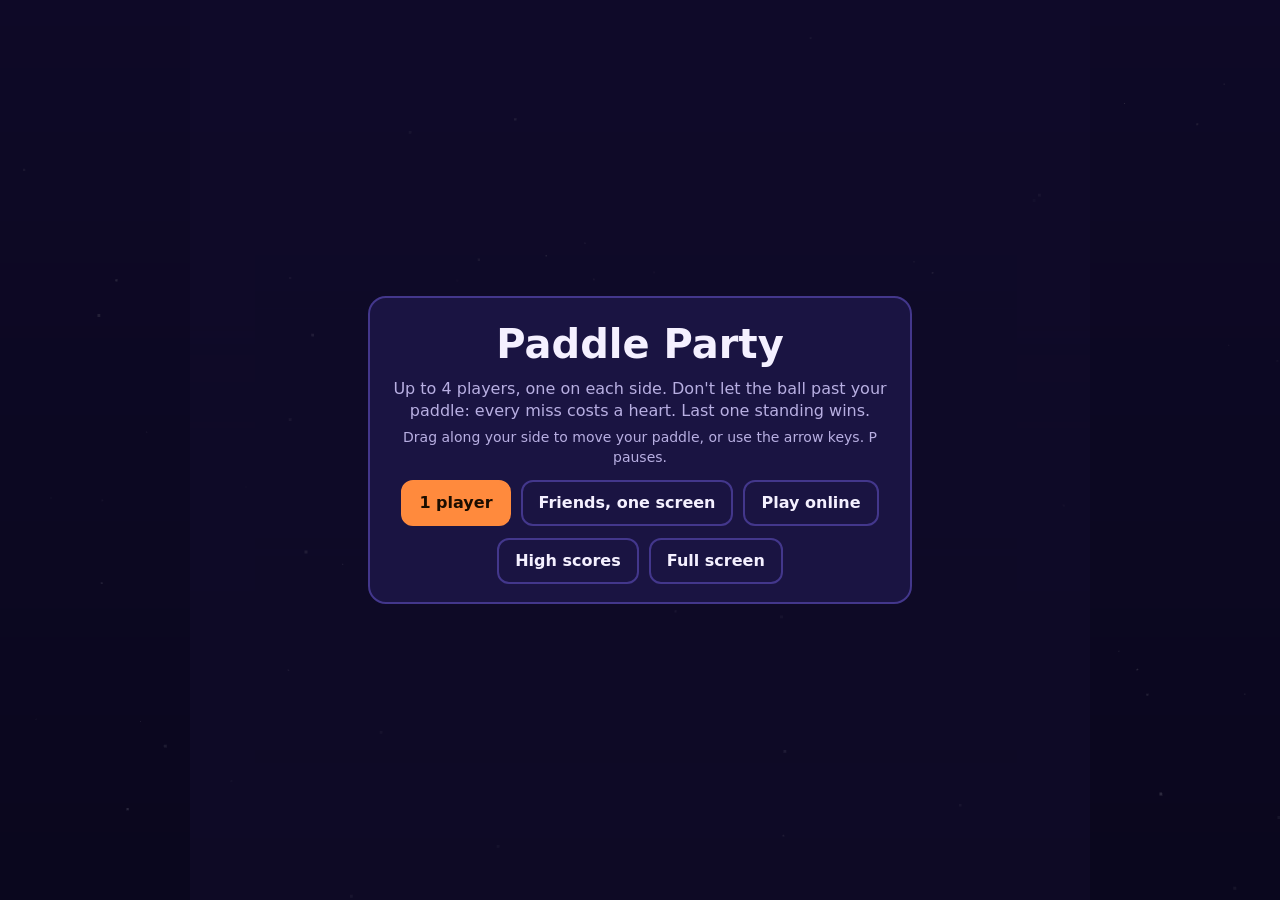
<file: templates/game-multi/index.html>
<!doctype html>
<html lang="en">
<head>
<meta charset="utf-8">
<meta name="robots" content="noindex">
<meta name="viewport" content="width=device-width,initial-scale=1,maximum-scale=1,user-scalable=no,viewport-fit=cover">
<meta name="apple-mobile-web-app-capable" content="yes">
<meta name="mobile-web-app-capable" content="yes">
<meta name="theme-color" content="#0b0820">
<meta name="apple-mobile-web-app-status-bar-style" content="black-translucent">
<meta name="apple-mobile-web-app-title" content="Paddle Party">
<link rel="manifest" href="manifest.webmanifest">
<link rel="apple-touch-icon" href="apple-touch-icon.png">
<link rel="icon" href="icon-192.png">
<title>Paddle Party</title>
</head>
<body>
<style>
/* Layout: one full-screen WebGL canvas. The HUD, menus and player labels are plain HTML on top of it. */
:root { --space:#0b0820; --panel:#1a1442; --edge:#43378c; --ink:#f4f0ff; --muted:#b8afe2; --hot:#ff8a3d; --good:#7dffa0; }
* { box-sizing: border-box; }
[hidden] { display: none !important; }
/* The page is pinned so it can never scroll, even when a host adds padding around it. */
html { box-sizing: border-box; overflow: hidden; height: 100%; background: var(--space); }
body { position: fixed; inset: 0; margin: 0; overflow: hidden; color: var(--ink);
  font: 16px/1.4 "Trebuchet MS", system-ui, sans-serif;
  touch-action: none; user-select: none; -webkit-user-select: none; -webkit-touch-callout: none; }
canvas { position: absolute; inset: 0; width: 100%; height: 100%; display: block; }
#hud { position: absolute; top: max(8px, env(safe-area-inset-top)); right: max(12px, env(safe-area-inset-right)); pointer-events: none; }
button { font: inherit; font-weight: 700; color: var(--ink); background: var(--panel); border: 2px solid var(--edge);
  border-radius: 12px; padding: 10px 16px; min-height: 44px; cursor: pointer; }
button.primary { background: var(--hot); border-color: var(--hot); color: #1b0d00; }
button:disabled { opacity: .45; cursor: default; }
#btnPause { pointer-events: auto; }
/* One label per player, next to their side of the field, turned to face them (see UI.syncHud). */
.label { position: absolute; left: 0; top: 0; font-weight: 700; font-size: 18px; white-space: nowrap; pointer-events: none; opacity: .92; }
.screen { position: absolute; inset: 0; display: flex; align-items: center; justify-content: center; padding: 16px; background: rgba(11,8,32,.82); overflow: auto; }
.screen[hidden] { display: none; }
.card { width: min(34rem, 100%); max-height: 100%; overflow: auto; background: var(--panel); border: 2px solid var(--edge); border-radius: 18px; padding: 18px 20px; text-align: center; }
.card h1 { margin: 0 0 6px; font-size: clamp(26px, 6vw, 40px); }
.card p { margin: 6px 0; color: var(--muted); }
.row { display: flex; gap: 10px; justify-content: center; flex-wrap: wrap; margin-top: 12px; }
.note { font-size: 14px; color: var(--muted); }
.good { color: var(--good); font-weight: 700; }
.flip { transform: rotate(180deg); }
table { margin: 10px auto 0; border-collapse: collapse; }
td { padding: 2px 10px; text-align: left; }
tr.new td { color: var(--good); font-weight: 700; }
/* 16px or bigger, or iOS zooms the page when the field is tapped */
input.big { font: 700 24px monospace; text-align: center; text-transform: uppercase; padding: 6px; border-radius: 10px; border: 2px solid var(--edge); background: #fff; color: #111; user-select: text; -webkit-user-select: text; }
#initials { width: 5.5ch; }
#joinCode { width: 7ch; letter-spacing: .15em; }
#roomCode { font: 700 44px monospace; letter-spacing: .2em; color: var(--ink); margin: 8px 0; }
</style>

<canvas id="view"></canvas>

<div id="lab0" class="label" hidden></div>
<div id="lab1" class="label" hidden></div>
<div id="lab2" class="label" hidden></div>
<div id="lab3" class="label" hidden></div>
<div id="hud" hidden><button id="btnPause" aria-label="Pause">II</button></div>

<section class="screen" id="scrTitle">
  <div class="card">
    <h1>Paddle Party</h1>
    <p>Up to 4 players, one on each side. Don't let the ball past your paddle: every miss costs a heart. Last one standing wins.</p>
    <p class="note">Drag along your side to move your paddle, or use the arrow keys. P pauses.</p>
    <p id="titleTop"></p>
    <p id="titleBot" class="good"></p>
    <p id="titleBuild" class="note"></p>
    <div class="row">
      <button class="primary" id="btnPlay">1 player</button>
      <button id="btnShared">Friends, one screen</button>
      <button id="btnOnline">Play online</button>
    </div>
    <div class="row">
      <button id="btnScores">High scores</button>
      <button id="btnFull">Full screen</button>
      <button id="allGames" hidden>All games</button>
    </div>
    <p class="note" id="fullNote" hidden></p>
  </div>
</section>

<section class="screen" id="scrShared" hidden>
  <div class="card">
    <h1>How many players?</h1>
    <p class="note">Lay the phone or tablet flat in the middle. Each player drags along their own side. On one keyboard: arrows, A&nbsp;D, T&nbsp;G and I&nbsp;K.</p>
    <div class="row"><button class="primary" id="btnShared2">2</button><button class="primary" id="btnShared3">3</button><button class="primary" id="btnShared4">4</button></div>
    <div class="row"><button id="btnSharedBack">Back</button></div>
  </div>
</section>

<!-- Online: one player hosts and gets a code, friends type the code in, the host taps Start. -->
<section class="screen" id="scrOnline" hidden>
  <div class="card">
    <h1>Play online</h1>
    <p class="note">Only share the code with friends you know. Playing online usually connects your device straight to your friends' devices.</p>
    <div id="onlinePick">
      <div class="row"><button class="primary" id="btnHost">Start a game</button></div>
      <p>or join a friend's game:</p>
      <div class="row"><input id="joinCode" class="big" maxlength="5" autocomplete="off" autocapitalize="characters" spellcheck="false" placeholder="CODE"><button id="btnJoin">Join</button></div>
    </div>
    <div id="onlineWait" hidden>
      <p id="roomLabel">Tell your friends this code:</p>
      <div id="roomCode"></div>
      <p id="roomPlayers"></p>
      <div class="row"><button class="primary" id="btnStart" hidden disabled>Start</button></div>
    </div>
    <p id="onlineStatus" class="good"></p>
    <div class="row"><button id="btnOnlineBack">Cancel</button></div>
  </div>
</section>

<section class="screen" id="scrPause" hidden>
  <div class="card">
    <h1>Paused</h1>
    <div class="row"><button class="primary" id="btnResume">Keep playing</button><button id="btnQuit">Quit to title</button></div>
  </div>
</section>

<section class="screen" id="scrEnd" hidden>
  <div class="card">
    <h1 id="endTitleFlip" class="flip" hidden></h1>
    <h1 id="endTitle"></h1>
    <p id="endScore"></p>
    <p id="endBot" class="good"></p>
    <div id="endForm" hidden>
      <p>You made the high score table! Enter your initials:</p>
      <div class="row"><input id="initials" class="big" maxlength="3" autocomplete="off" autocapitalize="characters" spellcheck="false"><button class="primary" id="btnSave">Save</button></div>
    </div>
    <div id="endTable"></div>
    <div class="row"><button class="primary" id="btnAgain">Play again</button><button id="btnMenu">Title</button></div>
  </div>
</section>

<section class="screen" id="scrScores" hidden>
  <div class="card">
    <h1>High scores</h1>
    <p class="note">From 1 player games against the computer.</p>
    <div id="scoresTable"></div>
    <div class="row"><button class="primary" id="btnBack">Back</button></div>
  </div>
</section>

<!-- The build number, written by stamp_build.py right before publishing. -->
<!-- BUILD-START -->
<script>window.GAME_BUILD = null;</script>
<!-- BUILD-END -->
<!-- The test harness writes the bots' scores between these two markers. Keep them before the main script. -->
<!-- BOT-SCORES-START -->
<script>window.BOT_SCORES = null;</script>
<!-- BOT-SCORES-END -->

<script>
'use strict';
// =====================================================================================
// MULTIPLAYER STARTER. Copy this folder to games/<your-game-name>/ for a game friends can
// play together. It has three ways to play:
//   1 player     against the computer. Keeps high scores; the test hook and bots use it.
//   shared       2 to 4 friends around one phone or tablet lying flat (each drags along their
//                own side) or one keyboard.
//   online       2 to 4 devices. One "hosts" and runs the game; friends join with the same
//                room code and send their moves. See the NET section. Nothing goes online until
//                a player taps Play online.
// Seats: 0 bottom, 1 top, 2 left, 3 right. An empty seat (or a player who is out) is a wall.
// Keep the plumbing working: fixed-step update(), the Input object, seeded random numbers,
// saved high scores, pause, full screen, the test hook, the page that never scrolls, and Net.
// Replace the parts marked "YOUR GAME": CONFIG, the Game rules and the drawing.
// =====================================================================================

// ---------- CONFIG ----------
// GAME_ID must be exactly the game's folder name. Saved data is stored under "<GAME_ID>.something".
const GAME_ID = 'game-multi';
const TITLE = 'Paddle Party';       // also change the <title>, the title screen heading and manifest.webmanifest
const SCORE_NAME = 'points';        // what the 1 player score is called on screen
const CFG = {                       // YOUR GAME: every tuning number lives here
  S: 12,                            // the field is a square, S world units across
  STEPS_PER_SECOND: 60,             // the simulation always moves in steps of exactly 1/60 s
  MAX_PLAYERS: 4,                   // online and one screen; at most 4 (one per side)
  LIVES: 5,
  PADDLE_W: 2.4, PADDLE_H: 0.35, PADDLE_IN: 1.0, PADDLE_SPEED: 10, DRAG_SPEED: 18,
  BALL_R: 0.22, BALL_SPEED: 7, BALL_SPEEDUP: 0.7, BALL_MAX: 15, MAX_ANGLE: 60, SERVE_ANGLE: 30, SERVE_DELAY: 1,
  CPU_SPEED: 4.6, CPU_AIM_ERROR: 0.9, // the computer is slower than you and a little sloppy, so fast angled shots beat it
  POINT_SCORE: 100, RETURN_SCORE: 10, WIN_BONUS: 200,
  SEND_EVERY: 3,                    // online: the host sends the game state every 3 steps (20 times a second)
  MAX_SECONDS: 240,                 // a bot run longer than this counts as a fail
};
const STEP = 1 / CFG.STEPS_PER_SECOND;
const $ = id => document.getElementById(id);
const clamp = (v, lo, hi) => Math.max(lo, Math.min(hi, v));

// The four seats. `axis` is the direction the paddle slides, `line` where it sits, `inward` which
// way is into the field (along the other axis), `rot` how much to turn text to face that player.
// RIGHT: which way along the axis is "my right" for a player sitting at that side, facing the middle.
const SEATS = [
  { axis: 'x', line: CFG.S - CFG.PADDLE_IN, inward: -1, rot: 0 },    // 0 bottom
  { axis: 'x', line: CFG.PADDLE_IN, inward: 1, rot: 180 },           // 1 top
  { axis: 'y', line: CFG.PADDLE_IN, inward: 1, rot: 90 },            // 2 left
  { axis: 'y', line: CFG.S - CFG.PADDLE_IN, inward: -1, rot: -90 },  // 3 right
];
const RIGHT = [1, -1, 1, -1];
const COLORS = ['#7dffa0', '#5fd0ff', '#ffb347', '#ff7ad9'];
const NAMES = ['Green', 'Blue', 'Orange', 'Pink'];

// ---------- SEEDED RANDOM NUMBERS ----------
// Use rand() for anything that changes the game, so the same seed always gives the same game.
// Math.random() is fine for looks only. Room codes use crypto (see NET), never rand().
let rngState = 1;
function seedRandom(seed) { rngState = (seed >>> 0) || 1; }
function rand() { // "mulberry32": small, fast and good enough for games
  let t = (rngState += 0x6D2B79F5);
  t = Math.imul(t ^ (t >>> 15), t | 1);
  t ^= t + Math.imul(t ^ (t >>> 7), t | 61);
  return ((t ^ (t >>> 14)) >>> 0) / 4294967296;
}

// ---------- SAVED DATA ----------
// Every key is prefixed with the folder name. If the browser blocks storage, scores stay in memory.
const store = {
  mem: {},
  ok: (() => { try { const k = GAME_ID + '.__test'; localStorage.setItem(k, '1'); localStorage.removeItem(k); return true; } catch { return false; } })(),
  get(key, fallback) {
    try { const v = localStorage.getItem(GAME_ID + '.' + key); if (v != null) return JSON.parse(v); } catch { /* blocked or bad data */ }
    return key in this.mem ? this.mem[key] : fallback;
  },
  set(key, value) { this.mem[key] = value; try { localStorage.setItem(GAME_ID + '.' + key, JSON.stringify(value)); } catch { /* memory only */ } },
};
const Scores = { // top-10 table for 1 player games: [{ initials, score, detail, date }], highest first
  list() { const l = store.get('scores', []); return Array.isArray(l) ? l : []; },
  qualifies(score) { const l = this.list(); return score > 0 && (l.length < 10 || score > l[l.length - 1].score); },
  add(initials, score, detail) {
    const entry = { initials, score, detail, date: new Date().toISOString().slice(0, 10) };
    const l = this.list(); l.push(entry);
    l.sort((a, b) => b.score - a.score); // sort is stable, so ties keep the earlier entry first
    store.set('scores', l.slice(0, 10)); store.set('initials', initials);
    return l.indexOf(entry);
  },
  top() { const l = this.list(); return l.length ? l[0].score : 0; },
};

// ---------- SOUND (made in code; starts only after the first tap or key, an iOS rule) ----------
const Sound = {
  ctx: null,
  unlock() { if (this.ctx || Hook.mode === 'bot') return; try { this.ctx = new (window.AudioContext || window.webkitAudioContext)(); } catch { /* no sound */ } },
  beep(freq, seconds = 0.12, type = 'square') {
    if (!this.ctx || Hook.mode === 'bot') return;
    const o = this.ctx.createOscillator(), g = this.ctx.createGain(), t = this.ctx.currentTime;
    o.type = type; o.frequency.value = freq; g.gain.setValueAtTime(0.12, t); g.gain.exponentialRampToValueAtTime(0.001, t + seconds);
    o.connect(g).connect(this.ctx.destination); o.start(t); o.stop(t + seconds);
  },
};

// ---------- INPUT ----------
// Keyboard, fingers, the test hook and online friends all feed this one object. The game only
// reads, for each seat s:
//   Input.dir(s):    -1, 0 or 1 along the seat's axis (keys)
//   Input.target(s): a spot along the axis the paddle slides to (a finger or held mouse button), or null
// 1 player and online: your arrows (or A/D) mean left and right as you see them. One keyboard
// shared by friends: arrows (bottom), A/D (top), T/G (left) and I/K (right), as seen on the screen.
const Hook = { mode: null, steps: 0, bot: { x: 0 } }; // test hook state; the hook itself is at the end
const SHARED_KEYS = [['ArrowLeft', 'ArrowRight'], ['KeyA', 'KeyD'], ['KeyT', 'KeyG'], ['KeyI', 'KeyK']];
const Input = {
  keys: new Set(),            // keyboard keys held right now (KeyboardEvent.code)
  drags: new Map(),           // pointerId -> { seat, t } for every finger or mouse button held on the field
  remote: [null, null, null, null], // online host only: each friend's latest input, by seat
  pair(a, b) { return (this.keys.has(b) ? 1 : 0) - (this.keys.has(a) ? 1 : 0); },
  dir(s) {
    if (Hook.mode === 'bot') return s === 0 ? Hook.bot.x : 0;
    if (Game.mode === 'online' && Net.role === 'host' && s !== Game.me) return this.remote[s] ? this.remote[s].d : 0;
    if (Game.mode === 'shared') return this.pair(...SHARED_KEYS[s]);
    if (s !== Game.me) return 0;
    const d = Math.sign(this.pair('ArrowLeft', 'ArrowRight') + this.pair('KeyA', 'KeyD'));
    return d * RIGHT[s]; // turn "my right" into a direction on the field
  },
  target(s) {
    if (Hook.mode === 'bot') return null;
    if (Game.mode === 'online' && Net.role === 'host' && s !== Game.me) return this.remote[s] ? this.remote[s].t : null;
    for (const d of this.drags.values()) if (d.seat === s) return d.t;
    return null;
  },
  clear() { this.keys.clear(); this.drags.clear(); this.remote = [null, null, null, null]; },
};
const isTouch = matchMedia('(pointer: coarse)').matches || 'ontouchstart' in window;
const typing = e => e.target && e.target.matches && e.target.matches('input, textarea');

addEventListener('keydown', e => {
  Sound.unlock();
  if (typing(e)) return;                       // typing initials or a code: no game shortcuts
  if (e.code.startsWith('Arrow') || e.code === 'Space') e.preventDefault();
  if (e.repeat) return;
  Input.keys.add(e.code);
  if (e.code === 'KeyP' || e.code === 'Escape') Game.togglePause();
  if (e.code === 'KeyF') Full.toggle();
  if (e.code === 'Enter') UI.primary();
});
addEventListener('keyup', e => Input.keys.delete(e.code));
addEventListener('blur', () => { Input.clear(); if (!Hook.mode) Game.pause(); });
document.addEventListener('visibilitychange', () => { if (document.hidden && !Hook.mode) Game.pause(); });
for (const ev of ['gesturestart', 'contextmenu', 'dblclick']) addEventListener(ev, e => { if (!typing(e)) e.preventDefault(); });

// ---------- THE GAME (YOUR GAME: replace the rules in here) ----------
// state: 'title' | 'serve' | 'play' | 'paused' | 'over'
// mode:  'solo' (you vs the computer) | 'shared' (one screen) | 'online'
// me:    the seat this device controls; its view is turned so that seat is at the bottom.
// seats: four entries, null for an empty side (a wall), or { lives, out, cpu }.
const Game = {
  state: 'title', mode: 'solo', me: 0,
  seats: [null, null, null, null], returns: 0, score: 0, time: 0, serveTimer: 0, winner: -1,
  paddles: null, ball: null, cpuAim: 0, sendTimer: 0, filled: [0, 1],

  start(seed = (Date.now() >>> 0), filled = this.filled) {
    seedRandom(seed);
    this.filled = filled;
    this.returns = 0; this.score = 0; this.time = 0; this.winner = -1;
    this.seats = [0, 1, 2, 3].map(s => filled.includes(s) ? { lives: CFG.LIVES, out: false, cpu: this.mode === 'solo' && s === 1 } : null);
    this.paddles = [0, 1, 2, 3].map(() => ({ t: CFG.S / 2 }));
    this.serve(this.alive().find(s => s !== 0) ?? 0); // the first serve goes away from seat 0, so standing still at the start is safe
    UI.show(null);
  },
  alive() { return [0, 1, 2, 3].filter(s => this.seats[s] && !this.seats[s].out); },
  serve(toward) { // the ball waits in the middle, then heads toward seat `toward`
    const a = (rand() * 2 - 1) * CFG.SERVE_ANGLE * Math.PI / 180, seat = SEATS[toward];
    const along = Math.sin(a) * CFG.BALL_SPEED, across = -seat.inward * Math.cos(a) * CFG.BALL_SPEED;
    this.ball = { x: CFG.S / 2, y: CFG.S / 2, vx: seat.axis === 'x' ? along : across, vy: seat.axis === 'x' ? across : along, speed: CFG.BALL_SPEED };
    this.cpuAim = (rand() * 2 - 1) * CFG.CPU_AIM_ERROR;
    this.serveTimer = CFG.SERVE_DELAY; this.state = 'serve';
  },
  paddlePos(s) { const seat = SEATS[s], t = this.paddles[s].t; return seat.axis === 'x' ? { x: t, y: seat.line } : { x: seat.line, y: t }; },

  // One fixed step of the simulation. No drawing and no real clock in here. Online, only the host runs it.
  update(dt) {
    if (this.state !== 'play' && this.state !== 'serve') return;
    if (this.mode === 'online' && Net.role !== 'host') return;
    this.time += dt;
    for (const s of this.alive()) this.movePaddle(s, dt);
    if (this.state === 'serve') { this.serveTimer -= dt; if (this.serveTimer <= 0) this.state = 'play'; return this.sendState(); }

    const b = this.ball, S = CFG.S, r = CFG.BALL_R;
    b.x += b.vx * dt; b.y += b.vy * dt;
    for (let s = 0; s < 4; s++) {
      const live = this.seats[s] && !this.seats[s].out;
      if (live) { this.hitPaddle(s); continue; }
      // an empty seat is a wall
      if (s === 0 && b.y > S - r) { b.y = S - r; b.vy = -Math.abs(b.vy); Sound.beep(300, 0.05); }
      if (s === 1 && b.y < r) { b.y = r; b.vy = Math.abs(b.vy); Sound.beep(300, 0.05); }
      if (s === 2 && b.x < r) { b.x = r; b.vx = Math.abs(b.vx); Sound.beep(300, 0.05); }
      if (s === 3 && b.x > S - r) { b.x = S - r; b.vx = -Math.abs(b.vx); Sound.beep(300, 0.05); }
    }
    const past = b.y > S + r ? 0 : b.y < -r ? 1 : b.x < -r ? 2 : b.x > S + r ? 3 : -1;
    if (past >= 0) this.loseLife(past);
    this.sendState();
  },
  movePaddle(s, dt) {
    const p = this.paddles[s], half = CFG.PADDLE_W / 2, seat = SEATS[s];
    if (this.seats[s].cpu) { // the computer: follows the ball, a bit late and a bit off
      const b = this.ball, coming = (seat.axis === 'x' ? b.vy : b.vx) * seat.inward < 0;
      const goal = coming ? (seat.axis === 'x' ? b.x : b.y) + this.cpuAim : CFG.S / 2;
      p.t += clamp(goal - p.t, -CFG.CPU_SPEED * dt, CFG.CPU_SPEED * dt);
    } else {
      const t = Input.target(s);
      if (t != null) p.t += clamp(t - p.t, -CFG.DRAG_SPEED * dt, CFG.DRAG_SPEED * dt);
      else p.t += Input.dir(s) * CFG.PADDLE_SPEED * dt;
    }
    p.t = clamp(p.t, half, CFG.S - half);
  },
  hitPaddle(s) { // bounce off seat s's paddle; hitting near its edge sends the ball off at a steeper angle
    const b = this.ball, seat = SEATS[s], t = this.paddles[s].t, xAxis = seat.axis === 'x';
    const along = xAxis ? b.x : b.y, across = xAxis ? b.y : b.x, vAcross = xAxis ? b.vy : b.vx;
    const reachIn = CFG.PADDLE_H / 2 + CFG.BALL_R, reachAlong = CFG.PADDLE_W / 2 + CFG.BALL_R;
    if (vAcross * seat.inward >= 0 || Math.abs(across - seat.line) > reachIn || Math.abs(along - t) > reachAlong) return;
    const off = clamp((along - t) / (CFG.PADDLE_W / 2), -1, 1), a = off * CFG.MAX_ANGLE * Math.PI / 180;
    b.speed = Math.min(CFG.BALL_MAX, b.speed + CFG.BALL_SPEEDUP);
    const va = Math.sin(a) * b.speed, vi = Math.cos(a) * b.speed * seat.inward, pos = seat.line + seat.inward * reachIn;
    if (xAxis) { b.vx = va; b.vy = vi; b.y = pos; } else { b.vy = va; b.vx = vi; b.x = pos; }
    if (s === 0) { this.returns++; if (this.mode === 'solo') this.score += CFG.RETURN_SCORE; }
    this.cpuAim = (rand() * 2 - 1) * CFG.CPU_AIM_ERROR;
    Sound.beep(440 + 40 * s, 0.06);
  },
  loseLife(s) {
    const seat = this.seats[s];
    seat.lives--;
    if (this.mode === 'solo' && seat.cpu) this.score += CFG.POINT_SCORE;
    Sound.beep(s === this.me ? 160 : 880, 0.25, s === this.me ? 'sawtooth' : 'triangle');
    if (seat.lives <= 0) seat.out = true;
    if (this.checkWinner()) return;
    const left = this.alive();
    this.serve(left.includes(s) ? s : left[Math.floor(rand() * left.length)]); // the next ball comes at whoever just missed
  },
  checkWinner() { // last one standing wins
    const left = this.alive();
    if (left.length > 1) return false;
    this.end(left.length ? left[0] : -1);
    return true;
  },

  // How close seat 0 is to beating the computer, from 0 to 1. Bots chase this number, so it grows
  // with every heart the computer loses and every return (rallies speed the ball up until it misses).
  progress() {
    if (this.winner === 0) return 1;
    const cpu = this.seats[1];
    return Math.min(0.999, ((cpu ? CFG.LIVES - cpu.lives : 0) + 0.08 * Math.min(this.returns, 40)) / (CFG.LIVES + 3.2));
  },

  end(winner) {
    this.winner = winner; this.state = 'over';
    if (winner === 0 && this.mode === 'solo') this.score += CFG.WIN_BONUS;
    Sound.beep(winner === this.me ? 880 : 90, 0.5, winner === this.me ? 'triangle' : 'sawtooth');
    this.sendState(true);
    if (Hook.mode !== 'bot') UI.endRun(); // bot runs show no screens and save nothing
  },
  play(mode = 'solo', players = 2) { // a player starting a run (the test hook calls start(seed) itself)
    Hook.mode = null; this.mode = mode; Input.clear();
    if (mode === 'online' && Net.role === 'guest') return Net.send({ t: 'again' }); // the host restarts the game
    this.me = 0; R.view = 0;
    if (mode === 'online') return this.start(undefined, [0, ...Online.seats.values()].sort());
    this.start(undefined, [0, 1, 2, 3].slice(0, players));
  },
  pause() {
    if (this.state !== 'play' && this.state !== 'serve') return;
    if (this.mode === 'online' && Net.role === 'guest') return Net.send({ t: 'pause' });
    this.resumeTo = this.state; this.state = 'paused'; UI.show('scrPause'); this.sendState(true);
  },
  togglePause() {
    if (this.state !== 'paused') return this.pause();
    if (this.mode === 'online' && Net.role === 'guest') return Net.send({ t: 'resume' });
    this.state = this.resumeTo || 'play'; UI.show(null); this.sendState(true);
  },
  toTitle() {
    if (this.mode === 'online') Net.close();
    this.state = 'title'; this.mode = 'solo'; this.me = 0; R.view = 0; Hook.mode = null; Input.clear(); UI.show('scrTitle');
  },

  // ---- online: the host sends everyone what they need to draw; friends send their input ----
  sendState(now = false) {
    if (this.mode !== 'online' || Net.role !== 'host') return;
    if (!now && ++this.sendTimer < CFG.SEND_EVERY) return;
    this.sendTimer = 0;
    const b = this.ball;
    Net.send({ t: 's', st: this.state, w: this.winner, seats: this.seats.map(x => x && [x.lives, x.out ? 1 : 0]),
      b: [b.x, b.y, b.vx, b.vy], p: this.paddles.map(p => p.t) });
  },
  onNet(m, from) { // a message from another device
    if (Net.role === 'host') {
      const s = Online.seats.get(from);
      if (m.t === 'i' && s != null) Input.remote[s] = { d: clamp(+m.d || 0, -1, 1), t: m.x == null ? null : clamp(+m.x, 0, CFG.S) };
      else if (m.t === 'pause') this.pause();
      else if (m.t === 'resume' && this.state === 'paused') this.togglePause();
      else if (m.t === 'again' && this.state === 'over' && Online.seats.size) this.play('online');
      return;
    }
    if (m.t === 'seat') { this.me = m.seat; R.view = m.seat; return; } // which side we are, from the host
    if (m.t !== 's') return; // the guest copies the host's game
    const was = this.state;
    if (!this.paddles) this.paddles = [0, 1, 2, 3].map(() => ({ t: CFG.S / 2 }));
    this.state = m.st; this.winner = m.w;
    this.seats = m.seats.map(x => x && { lives: x[0], out: !!x[1], cpu: false });
    this.ball = { x: m.b[0], y: m.b[1], vx: m.b[2], vy: m.b[3] };
    const mine = this.paddles[this.me].t;
    m.p.forEach((t, s) => { this.paddles[s].t = t; });
    if (Input.target(this.me) != null || Input.dir(this.me) !== 0) this.paddles[this.me].t = mine; // our own paddle: trust our input while moving
    if (was !== this.state) {
      if (this.state === 'paused') UI.show('scrPause');
      else if (this.state === 'over') UI.endRun();
      else if (was === 'paused' || was === 'over' || was === 'title') UI.show(null);
    }
  },
  guestFrame(dt) { // a friend's device moves its own paddle right away (so it feels instant) and tells the host
    if (this.state !== 'play' && this.state !== 'serve') return;
    if (this.seats[this.me] && !this.seats[this.me].out) this.movePaddle(this.me, dt);
    if (this.ball) { this.ball.x += (this.ball.vx || 0) * dt; this.ball.y += (this.ball.vy || 0) * dt; } // glide between updates
    if ((this.sendTimer += dt) >= CFG.SEND_EVERY * STEP) { this.sendTimer = 0; Net.send({ t: 'i', d: Input.dir(this.me), x: Input.target(this.me) ?? this.paddles[this.me].t }); }
  },
  playerLeft(seat) { // an online friend left: their side becomes a wall, and the game goes on
    if (seat == null || !this.seats[seat]) return;
    this.seats[seat].out = true; this.seats[seat].lives = 0;
    this.filled = this.filled.filter(s => s !== seat);
    if ((this.state === 'play' || this.state === 'serve' || this.state === 'paused') && !this.checkWinner()) this.sendState(true);
  },
};

// ---------- NET: online play (copy as is; nothing here is game-specific) ----------
// How devices find each other with no server of our own:
//  1. Everyone connects to a few free public MQTT "brokers" (message boards that pass short
//     messages along) over secure WebSockets and listens on a topic made from the room code.
//  2. Each friend swaps a WebRTC handshake with the host there. Every message is encrypted with a
//     key made from the room code, so the broker sees only scrambled text.
//  3. WebRTC then links each friend's browser directly to the host's (encrypted). Friends talk
//     only to the host (a "star"), and the host sends everyone the game.
//  4. When the host taps Start the room locks: the brokers are dropped and nobody else can join.
//  5. If two devices can't link directly within NET_CONFIG.linkSeconds (some home Wi-Fi keeps devices
//     apart; some school and phone networks block it), they play through the relay instead: their
//     game messages keep going through the brokers, still encrypted, numbered so they stay in order.
//     Then the brokers are kept after Start. Slower than a direct link, but it works anywhere the
//     brokers can be reached, with no account or key.
// Public STUN servers tell each device its public address so the direct link can get through home
// routers. Some strict networks (some school or mobile networks) block direct links; then joining
// fails with a clear message. A TURN relay would fix that, but free ones need an account, so `ice`
// below has a slot for one. Tests set window.NET_TEST_CONFIG to a local fake broker.
//
// Net.host(on, max) / Net.join(code, on). Events passed to `on`:
//   { type: 'status', text }   something to show on the online screen
//   { type: 'error', text }    gave up (the text says why); Net is closed
//   { type: 'join', id }       host: a friend connected        { type: 'leave', id }  host: a friend left
//   { type: 'open' }           friend: connected to the host   { type: 'closed' }     friend: the host is gone
//   { type: 'message', id, data }   a message from another device (friends only ever hear from the host)
const NET_CONFIG = Object.assign({
  brokers: ['wss://broker.emqx.io:8084/mqtt', 'wss://broker.hivemq.com:8884/mqtt', 'wss://test.mosquitto.org:8081/mqtt'],
  ice: [{ urls: 'stun:stun.l.google.com:19302' }, { urls: 'stun:stun.cloudflare.com:3478' }],
  timeoutSeconds: 90,
  linkSeconds: 12,   // after finding each other, how long two devices try to link directly before using the relay
  relayWaitSeconds: 10, // how long to wait for the other device to agree to the relay
}, window.NET_TEST_CONFIG || {});
const CODE_LETTERS = 'ACDEFHJKMNPRTUVWXY34679'; // no 0/O, 1/I/L, 2/Z, 5/S, 8/B mix-ups

function mqttClient(url, onMessage) { // the smallest MQTT 3.1.1 client that does the job: connect, subscribe, publish
  const te = new TextEncoder(), td = new TextDecoder();
  const str = s => { const b = te.encode(s); return [b.length >> 8, b.length & 255, ...b]; };
  const len = n => { const o = []; do { let d = n % 128; n = Math.floor(n / 128); if (n) d |= 128; o.push(d); } while (n); return o; };
  const pkt = (type, body) => new Uint8Array([type, ...len(body.length), ...body]);
  const ws = new WebSocket(url, 'mqtt'); ws.binaryType = 'arraybuffer';
  let buf = new Uint8Array(0), ping = null, onReady;
  const ready = new Promise((res, rej) => { onReady = res; ws.onerror = () => rej(new Error('broker')); ws.onclose = () => rej(new Error('broker')); });
  ws.onopen = () => ws.send(pkt(0x10, [...str('MQTT'), 4, 0x02, 0, 60, ...str('ff' + Math.random().toString(36).slice(2, 12))]));
  ws.onmessage = e => {
    const add = new Uint8Array(e.data), b = new Uint8Array(buf.length + add.length); b.set(buf); b.set(add, buf.length); buf = b;
    for (;;) { // there may be several packets, or half of one, in each WebSocket message
      let n = 0, mul = 1, i = 1, d;
      do { if (i >= buf.length) return; d = buf[i++]; n += (d & 127) * mul; mul *= 128; } while (d & 128);
      if (buf.length < i + n) return;
      const type = buf[0] >> 4, qos = (buf[0] >> 1) & 3, body = buf.slice(i, i + n); buf = buf.slice(i + n);
      if (type === 2) { if (body[1] === 0) { onReady(); ping = setInterval(() => { try { ws.send(new Uint8Array([0xC0, 0])); } catch { /* closing */ } }, 25000); } else ws.close(); }
      if (type === 3) { const tl = (body[0] << 8) | body[1]; onMessage(td.decode(body.slice(2 + tl + (qos ? 2 : 0)))); }
    }
  };
  return {
    ready,
    subscribe: topic => ws.send(pkt(0x82, [0, 1, ...str(topic), 0])),
    publish: (topic, text) => ws.send(pkt(0x30, [...str(topic), ...te.encode(text)])),
    close() { clearInterval(ping); try { ws.send(new Uint8Array([0xE0, 0])); ws.close(); } catch { /* already closed */ } },
  };
}

const Net = {
  role: null, code: '', on: null, peers: new Map(), brokers: [], seen: new Set(), timers: [], max: 2, locked: false,
  newCode() { const r = crypto.getRandomValues(new Uint8Array(5)); return Array.from(r, v => CODE_LETTERS[v % CODE_LETTERS.length]).join(''); },
  cleanCode: s => String(s).toUpperCase().replace(/[^A-Z0-9]/g, '').slice(0, 5),
  get count() { let n = 0; for (const p of this.peers.values()) if (p.dc && p.dc.readyState === 'open') n++; return n; }, // friends connected
  get connected() { return this.count > 0; },

  host(on, max = 2) { this.max = max; return this.begin('host', this.newCode(), on); },
  join(code, on) { return this.begin('guest', this.cleanCode(code), on); },
  async begin(role, code, on) {
    this.close();
    Object.assign(this, { role, code, on, id: Math.random().toString(36).slice(2, 10), seen: new Set(), locked: false });
    const run = this.run = {}; // a later begin() or close() makes this run stale
    const status = text => run === this.run && on({ type: 'status', text });
    status(role === 'host' ? 'Waiting for friends to join...' : 'Looking for the game...');
    try {
      const enc = new TextEncoder(), sha = async s => new Uint8Array(await crypto.subtle.digest('SHA-256', enc.encode(s)));
      const hex = a => Array.from(a, v => v.toString(16).padStart(2, '0')).join('');
      this.topic = 'funfactory/' + hex((await sha(`${GAME_ID}/room/${code}`)).slice(0, 12));
      this.key = await crypto.subtle.importKey('raw', await sha(`${GAME_ID}/key/${code}`), 'AES-GCM', false, ['encrypt', 'decrypt']);
      const clients = NET_CONFIG.brokers.map(url => mqttClient(url, text => this.receive(text)));
      const results = await Promise.allSettled(clients.map(c => Promise.race([c.ready, new Promise((_, rej) => setTimeout(rej, 8000))])));
      if (run !== this.run) return clients.forEach(c => c.close());
      this.brokers = clients.filter((c, i) => results[i].status === 'fulfilled');
      clients.filter(c => !this.brokers.includes(c)).forEach(c => c.close());
      if (!this.brokers.length) return this.fail("Couldn't reach the matchmaking servers. Check the internet connection and try again.");
      this.brokers.forEach(c => c.subscribe(this.topic));
      const servers = `${this.brokers.length} of ${NET_CONFIG.brokers.length} matchmaking servers`;
      status(role === 'host' ? `Waiting for friends to join... (${servers})` : `Looking for the game... (${servers})`);
      if (role === 'guest') { const hello = () => this.signal({ k: 'hello', b: window.GAME_BUILD || '' }); hello(); this.timers.push(setInterval(hello, 2000)); }
      this.waitTimer = setTimeout(() => { if (!this.connected) this.fail(role === 'host' ? 'Nobody joined. Try again when your friends are ready.'
        : "Couldn't connect. Check the code; the game may have started already. Some school or phone networks block games like this."); }, NET_CONFIG.timeoutSeconds * 1000);
      this.timers.push(this.waitTimer);
    } catch (e) { this.fail('Online play does not work in this browser.'); }
    return code;
  },
  async signal(msg, to = null) { // encrypt and post a message on every broker
    msg = { ...msg, from: this.id, to, n: Math.random() };
    const brokers = this.brokers.slice(), key = this.key, topic = this.topic; // as they are now, so a goodbye still goes out while closing
    const iv = crypto.getRandomValues(new Uint8Array(12));
    const ct = new Uint8Array(await crypto.subtle.encrypt({ name: 'AES-GCM', iv }, key, new TextEncoder().encode(JSON.stringify(msg))));
    const all = new Uint8Array(12 + ct.length); all.set(iv); all.set(ct, 12);
    let bin = ''; for (let i = 0; i < all.length; i += 8192) bin += String.fromCharCode(...all.subarray(i, i + 8192));
    const text = btoa(bin);
    for (const c of brokers) try { c.publish(topic, text); } catch { /* that broker dropped */ }
  },
  async receive(text) {
    let m;
    try {
      const all = Uint8Array.from(atob(text), ch => ch.charCodeAt(0));
      m = JSON.parse(new TextDecoder().decode(await crypto.subtle.decrypt({ name: 'AES-GCM', iv: all.slice(0, 12) }, this.key, all.slice(12))));
    } catch { return; } // not for us (wrong code, or junk on the topic)
    if (m.from === this.id || this.seen.has(m.n) || (m.to && m.to !== this.id)) return;
    this.seen.add(m.n); // the same message arrives once per broker
    if (this.seen.size > 20000) for (const n of this.seen) { this.seen.delete(n); if (this.seen.size < 15000) break; }
    const peer = this.peers.get(m.from);
    if (peer) peer.heard = Date.now();
    if (peer && m.k === 'relay') return this.toRelay(m.from, true);    // the other device asks for (or agrees to) the relay
    if (peer && peer.relay && m.k === 'd') return this.relayIn(peer, m.from, m.s, m.d);
    if (peer && peer.relay && m.k === 'bye') return this.dropPeer(m.from);
    if (m.k === 'ping' || m.k === 'd' || m.k === 'bye') return;
    const build = v => String(v || '').replace(/[^0-9.-]/g, '').slice(0, 20); // the title screen's Build number
    if (this.role === 'host' && m.k === 'hello' && build(m.b) && window.GAME_BUILD && build(m.b) !== build(window.GAME_BUILD)) {
      if (!this.warned) this.warned = new Set();
      if (!this.warned.has(m.from)) { this.warned.add(m.from); this.on({ type: 'status', text: `A friend tried to join with a different version of the game (Build ${build(m.b)}; yours is ${build(window.GAME_BUILD)}). Reload the game on both devices until the Build numbers match.` }); }
      return this.signal({ k: 'build', b: build(window.GAME_BUILD) }, m.from);
    }
    if (this.role === 'guest' && m.k === 'build' && !this.peers.size)
      return this.fail(`The host has a different version of the game (Build ${build(m.b)}; yours is ${build(window.GAME_BUILD)}). Reload the game on both devices until the Build numbers at the bottom of the title screen match.`);
    if (this.role === 'host' && m.k === 'hello') {
      if (peer) return;
      if (this.locked || this.peers.size + 1 >= this.max) return this.signal({ k: 'full' }, m.from);
      const p = this.makePeer(m.from);
      this.on({ type: 'status', text: 'A friend found the game. Linking up...' });
      this.useChannel(m.from, p.pc.createDataChannel('game'));
      await p.pc.setLocalDescription(await p.pc.createOffer());
      await this.gathered(p.pc); // send the offer with all of this device's addresses in it
      this.signal({ k: 'offer', sdp: p.pc.localDescription.sdp }, m.from);
    } else if (this.role === 'guest' && m.k === 'full' && !this.peers.size) {
      this.fail('That game is full or has already started.');
    } else if (this.role === 'guest' && m.k === 'offer' && !this.peers.size) {
      const p = this.makePeer(m.from);
      this.on({ type: 'status', text: "Found the game! Linking up with the host's device..." });
      p.pc.ondatachannel = e => this.useChannel(m.from, e.channel);
      await p.pc.setRemoteDescription({ type: 'offer', sdp: m.sdp });
      await p.pc.setLocalDescription(await p.pc.createAnswer());
      await this.gathered(p.pc);
      this.signal({ k: 'answer', sdp: p.pc.localDescription.sdp }, m.from);
    } else if (this.role === 'host' && m.k === 'answer' && peer && !peer.pc.remoteDescription) {
      await peer.pc.setRemoteDescription({ type: 'answer', sdp: m.sdp });
    }
  },
  // Wait until the browser has found its addresses (or 4 s), so the offer and answer carry them all.
  // One message each way, instead of a stream of address messages that could arrive out of order.
  gathered(pc) {
    if (pc.iceGatheringState === 'complete') return Promise.resolve();
    return new Promise(done => {
      const t = setTimeout(done, 4000);
      pc.addEventListener('icegatheringstatechange', () => { if (pc.iceGatheringState === 'complete') { clearTimeout(t); done(); } });
    });
  },
  makePeer(id) {
    const p = { pc: new RTCPeerConnection({ iceServers: NET_CONFIG.ice }), dc: null };
    this.peers.set(id, p);
    // The two devices found each other but can't link directly: some networks block it (school Wi-Fi,
    // some phone data, home Wi-Fi that keeps devices apart). Then they play through the relay instead.
    const failed = () => this.toRelay(id);
    const watch = () => { if (p.pc.connectionState === 'failed' || p.pc.iceConnectionState === 'failed') failed(); };
    p.pc.onconnectionstatechange = watch; p.pc.oniceconnectionstatechange = watch;
    p.linkTimer = setTimeout(() => { if (!p.dc || p.dc.readyState !== 'open') failed(); }, NET_CONFIG.linkSeconds * 1000);
    return p;
  },
  useChannel(id, dc) {
    const p = this.peers.get(id); if (!p) return;
    p.dc = dc;
    dc.onopen = () => this.opened(id, p);
    dc.onmessage = e => { try { this.on && this.on({ type: 'message', id, data: JSON.parse(e.data) }); } catch { /* ignore bad data */ } };
    dc.onclose = () => this.dropPeer(id);
  },
  opened(id, p) { // a friend's link is ready (direct, or through the relay)
    clearTimeout(p.linkTimer);
    if (this.role === 'guest') { // connected to the host: stop matchmaking (and drop the brokers, unless they carry the game)
      this.timers.forEach(t => { clearInterval(t); clearTimeout(t); }); this.timers = [];
      if (!p.relay) setTimeout(() => { if (!this.relaying) this.dropBrokers(); }, 1500);
      this.on({ type: 'open', relay: !!p.relay });
    } else { clearTimeout(this.waitTimer); this.on({ type: 'join', id, relay: !!p.relay }); }
  },

  // ---- the relay: when two devices can't link directly, their game messages go through the brokers
  // instead, still encrypted with the room code (the brokers only ever see scrambled text). Slower
  // than a direct link but works on any network that can reach the brokers. Messages are numbered so
  // they're handled in order even though each broker delivers its own copy; a ping every 4 s shows
  // the other device is still there (none for 20 s = it left).
  get relaying() { for (const p of this.peers.values()) if (p.relay) return true; return false; },
  // Switching needs both devices: the one that gives up on the direct link asks ({ k: 'relay' }, every
  // 2 s), and the link only counts once the other device says it switched too (it answers with the
  // same message). No answer in relayWaitSeconds (for example the other device runs an older build)
  // and the friend is told, instead of looking joined when the host never saw them.
  toRelay(id, theyAsked = false) {
    const p = this.peers.get(id); if (!p || p.relay) return;
    if (p.dc && p.dc.readyState === 'open') return; // the direct link works after all
    if (!p.asked) {
      p.asked = true;
      clearTimeout(p.linkTimer);
      if (p.dc) { p.dc.onopen = p.dc.onclose = p.dc.onmessage = null; }
      p.pc.onconnectionstatechange = p.pc.oniceconnectionstatechange = null;
      try { p.pc.close(); } catch { /* fine */ }
      const ask = () => this.signal({ k: 'relay' }, id);
      ask();
      if (!theyAsked) {
        if (this.role === 'guest') this.on({ type: 'status', text: "Can't link directly. Trying the relay..." });
        p.askTimer = setInterval(ask, 2000);
        p.askGive = setTimeout(() => this.dropPeer(id, this.role === 'host' ? 'norelay'
          : "Found the game, but the host's device didn't answer. Check that both devices show the same Build number at the bottom of the title screen (reload to update), then try again."), NET_CONFIG.relayWaitSeconds * 1000);
        return;
      }
    }
    if (!theyAsked) return;
    clearInterval(p.askTimer); clearTimeout(p.askGive);
    Object.assign(p, { relay: true, out: 0, in: 0, hold: new Map(), heard: Date.now() });
    p.dc = { readyState: 'open', send: text => this.signal({ k: 'd', s: ++p.out, d: text }, id), close() {} };
    if (!this.pinger) this.pinger = setInterval(() => this.relayPing(), 4000);
    this.opened(id, p);
  },
  relayIn(p, id, seq, text) {
    if (typeof seq !== 'number' || seq <= p.in) return;
    p.hold.set(seq, text);
    const deliver = () => {
      while (p.hold.has(p.in + 1)) {
        const t = p.hold.get(++p.in); p.hold.delete(p.in);
        try { this.on && this.on({ type: 'message', id, data: JSON.parse(t) }); } catch { /* ignore bad data */ }
      }
      clearTimeout(p.gap);
      if (p.hold.size) p.gap = setTimeout(() => { p.in = Math.min(...p.hold.keys()) - 1; deliver(); }, 1500); // a lost message: skip it
    };
    deliver();
  },
  relayPing() {
    const now = Date.now();
    for (const [id, p] of this.peers) if (p.relay) {
      if (now - p.heard > 20000) this.dropPeer(id);
      else this.signal({ k: 'ping' }, id);
    }
    if (!this.relaying) { clearInterval(this.pinger); this.pinger = null; }
  },
  dropPeer(id, why) { // a link closed or failed
    const p = this.peers.get(id); if (!p) return;
    this.peers.delete(id); clearTimeout(p.linkTimer); clearTimeout(p.gap); clearInterval(p.askTimer); clearTimeout(p.askGive);
    try { p.pc.close(); } catch { /* fine */ }
    if (this.role === 'host') { this.on && this.on({ type: 'leave', id }); return; }
    const on = this.on; const wasOpen = p.dc && p.dc.readyState !== 'connecting';
    this.close(); on && on(wasOpen && !why ? { type: 'closed' } : { type: 'error', text: why || "Lost the connection to the host." });
  },
  lock() { this.locked = true; if (!this.relaying) this.dropBrokers(); }, // host: nobody else can join (the brokers stay if they carry the game)
  dropBrokers() { this.brokers.forEach(c => c.close()); this.brokers = []; },
  send(msg) { const t = JSON.stringify(msg); for (const p of this.peers.values()) if (p.dc && p.dc.readyState === 'open') p.dc.send(t); },
  sendTo(id, msg) { const p = this.peers.get(id); if (p && p.dc && p.dc.readyState === 'open') p.dc.send(JSON.stringify(msg)); },
  fail(text) { const on = this.on; this.close(); on && on({ type: 'error', text }); },
  close() {
    this.run = null; this.on = null;
    this.timers.forEach(t => { clearInterval(t); clearTimeout(t); }); this.timers = [];
    clearInterval(this.pinger); this.pinger = null;
    if (this.relaying) { // say goodbye through the relay, then hang up
      for (const [id, p] of this.peers) if (p.relay) this.signal({ k: 'bye' }, id);
      const bs = this.brokers; this.brokers = [];
      setTimeout(() => bs.forEach(c => c.close()), 1500);
    }
    this.dropBrokers();
    for (const p of this.peers.values()) { try { p.dc && p.dc.close(); } catch { /* fine */ } try { p.pc.close(); } catch { /* fine */ } }
    this.peers.clear(); this.role = null;
  },
};

// The online screen: host or join. The host sees who is in and taps Start; seats go in join order.
const Online = {
  seats: new Map(), // host only: friend's id -> seat number
  lobby: [],        // host only: friends waiting, in the order they joined
  open() {
    $('roomLabel').textContent = 'Tell your friends this code:'; $('onlinePick').hidden = false; $('onlineWait').hidden = true;
    $('btnStart').hidden = true; $('roomPlayers').textContent = ''; $('onlineStatus').textContent = ''; $('joinCode').value = ''; UI.show('scrOnline');
  },
  syncLobby() {
    const n = this.lobby.length + 1;
    $('roomPlayers').textContent = `Players here: ${n} of ${CFG.MAX_PLAYERS}`;
    $('btnStart').disabled = n < 2;
  },
  event(e) {
    if (e.type === 'status') $('onlineStatus').textContent = e.text;
    if (e.type === 'error') {
      if (Game.mode === 'online') Game.toTitle();
      this.open(); $('onlineStatus').textContent = e.text;
    }
    if (e.type === 'join') { this.lobby.push(e.id); Sound.beep(660, 0.15, 'triangle'); this.syncLobby(); $('onlineStatus').textContent = e.relay ? 'A friend joined through the relay (your network blocks a direct link, so it may be a little slower). Tap Start when everyone is in.' : 'A friend joined! Tap Start when everyone is in.'; }
    if (e.type === 'leave') {
      this.lobby = this.lobby.filter(id => id !== e.id);
      if (Game.mode !== 'online') return this.syncLobby();
      const seat = this.seats.get(e.id); this.seats.delete(e.id);
      if (!this.seats.size) { Game.state = 'over'; Game.winner = -2; return UI.endRun(); } // everyone left
      Game.playerLeft(seat);
    }
    if (e.type === 'open') { Sound.beep(660, 0.2, 'triangle'); $('onlineStatus').textContent = e.relay ? 'Joined through the relay (your network blocks a direct link, so it may be a little slower). Waiting for the host to start...' : 'Joined! Waiting for the host to start...'; Game.mode = 'online'; }
    if (e.type === 'message') Game.onNet(e.data, e.id);
    if (e.type === 'closed' && Game.mode === 'online') { Game.state = 'over'; Game.winner = -2; UI.endRun(); }
  },
  host() {
    this.lobby = []; this.seats = new Map();
    $('onlinePick').hidden = true; $('onlineWait').hidden = false; $('btnStart').hidden = false;
    Net.host(e => this.event(e), CFG.MAX_PLAYERS); $('roomCode').textContent = Net.code; this.syncLobby();
  },
  start() { // host: lock the room, give every friend a seat, and go
    if (!this.lobby.length) return;
    Net.lock();
    this.lobby.forEach((id, i) => { this.seats.set(id, i + 1); Net.sendTo(id, { t: 'seat', seat: i + 1 }); });
    Game.play('online');
  },
  join() {
    const code = Net.cleanCode($('joinCode').value);
    if (code.length !== 5) { $('onlineStatus').textContent = 'The code has 5 letters and numbers.'; return; }
    $('onlinePick').hidden = true; $('onlineWait').hidden = false; $('btnStart').hidden = true; $('roomLabel').textContent = 'Joining game'; $('roomCode').textContent = code;
    Net.join(code, e => this.event(e));
  },
  cancel() { Net.close(); Game.mode = 'solo'; UI.show('scrTitle'); },
};
$('joinCode').addEventListener('input', e => { e.target.value = Net.cleanCode(e.target.value); });
$('joinCode').addEventListener('keydown', e => { if (e.code === 'Enter') { e.preventDefault(); Online.join(); } });

// ---------- RENDERER (plain WebGL: colored triangles, no library) ----------
// R.view turns the whole field so seat R.view is at the bottom of this screen (online friends).
const canvas = $('view');
const gl = canvas.getContext('webgl', { antialias: true, alpha: false });
const R = { verts: [], prog: null, buf: null, scale: 1, ox: 0, oy: 0, view: 0 };
const S = CFG.S;
function toView(x, y, v = R.view) { // field -> as this screen shows it
  return v === 0 ? [x, y] : v === 1 ? [S - x, S - y] : v === 2 ? [y, S - x] : [S - y, x];
}
function fromView(a, b, v = R.view) { // as this screen shows it -> field
  return v === 0 ? [a, b] : v === 1 ? [S - a, S - b] : v === 2 ? [S - b, a] : [b, S - a];
}

// Fingers (and a held mouse button) on the field. Every finger is tracked by its own pointerId, so
// several players can drag at once. On a shared screen, the nearest side that is still playing
// picks the player.
function pointerToField(e) {
  const dpr = canvas.width / canvas.clientWidth || 1;
  const [x, y] = fromView((e.clientX * dpr - R.ox) / R.scale, (e.clientY * dpr - R.oy) / R.scale);
  return { x, y };
}
canvas.addEventListener('pointerdown', e => {
  Sound.unlock();
  if (Game.state !== 'play' && Game.state !== 'serve') return;
  const w = pointerToField(e);
  let seat = Game.me;
  if (Game.mode === 'shared') {
    const dist = s => Math.abs((SEATS[s].axis === 'x' ? w.y : w.x) - SEATS[s].line);
    seat = Game.alive().sort((a, b) => dist(a) - dist(b))[0];
  }
  if (seat == null) return;
  Input.drags.set(e.pointerId, { seat, t: SEATS[seat].axis === 'x' ? w.x : w.y });
  try { canvas.setPointerCapture(e.pointerId); } catch { /* fine */ }
});
canvas.addEventListener('pointermove', e => { const d = Input.drags.get(e.pointerId); if (d) { const w = pointerToField(e); d.t = SEATS[d.seat].axis === 'x' ? w.x : w.y; } });
for (const ev of ['pointerup', 'pointercancel']) canvas.addEventListener(ev, e => Input.drags.delete(e.pointerId));

function initGL() {
  const sh = (type, src) => { const s = gl.createShader(type); gl.shaderSource(s, src); gl.compileShader(s); return s; };
  R.prog = gl.createProgram();
  gl.attachShader(R.prog, sh(gl.VERTEX_SHADER, 'attribute vec2 p; attribute vec4 c; uniform vec2 size; varying vec4 v; void main(){ v=c; gl_Position=vec4(p.x/size.x*2.0-1.0, 1.0-p.y/size.y*2.0, 0.0, 1.0); }'));
  gl.attachShader(R.prog, sh(gl.FRAGMENT_SHADER, 'precision mediump float; varying vec4 v; void main(){ gl_FragColor=v; }'));
  gl.linkProgram(R.prog); gl.useProgram(R.prog);
  R.buf = gl.createBuffer(); gl.bindBuffer(gl.ARRAY_BUFFER, R.buf);
  const p = gl.getAttribLocation(R.prog, 'p'), c = gl.getAttribLocation(R.prog, 'c');
  gl.enableVertexAttribArray(p); gl.vertexAttribPointer(p, 2, gl.FLOAT, false, 24, 0);
  gl.enableVertexAttribArray(c); gl.vertexAttribPointer(c, 4, gl.FLOAT, false, 24, 8);
  gl.enable(gl.BLEND); gl.blendFunc(gl.SRC_ALPHA, gl.ONE_MINUS_SRC_ALPHA);
}
function resize() { // fit the whole field on screen, centered, on any screen shape
  const dpr = Math.min(window.devicePixelRatio || 1, 2);
  canvas.width = Math.round(canvas.clientWidth * dpr); canvas.height = Math.round(canvas.clientHeight * dpr);
  R.scale = Math.min(canvas.width, canvas.height) / S;
  R.ox = (canvas.width - S * R.scale) / 2; R.oy = (canvas.height - S * R.scale) / 2;
}
const hex = (h, a = 1) => [parseInt(h.slice(1, 3), 16) / 255, parseInt(h.slice(3, 5), 16) / 255, parseInt(h.slice(5, 7), 16) / 255, a];
function tri(x1, y1, x2, y2, x3, y3, c1, c2 = c1, c3 = c1) { R.verts.push(x1, y1, ...c1, x2, y2, ...c2, x3, y3, ...c3); }
function rect(x, y, w, h, top, bottom = top) { tri(x, y, x + w, y, x, y + h, top, top, bottom); tri(x + w, y, x + w, y + h, x, y + h, top, bottom, bottom); }
function wbox(cx, cy, w, h, color) { // a box centered on a field point, turned for this screen's view
  const [x, y] = toView(cx, cy);
  if (R.view >= 2) [w, h] = [h, w];
  rect(R.ox + (x - w / 2) * R.scale, R.oy + (y - h / 2) * R.scale, w * R.scale, h * R.scale, color);
}
const BACKDROP = Array.from({ length: 60 }, () => ({ x: Math.random(), y: Math.random(), s: 1 + Math.random() * 2, a: 0.25 + Math.random() * 0.6 })); // looks only
function draw(now) { // YOUR GAME: draw your world here
  R.verts.length = 0;
  rect(0, 0, canvas.width, canvas.height, hex('#1b1147'), hex('#070514'));
  for (const s of BACKDROP) rect(s.x * canvas.width, s.y * canvas.height, s.s, s.s, hex('#ffffff', s.a * (0.7 + 0.3 * Math.sin(now / 600 + s.x * 40))));
  rect(R.ox, R.oy, S * R.scale, S * R.scale, hex('#2a1f6b', 0.35), hex('#43378c', 0.35));
  if (Game.paddles) {
    for (let s = 0; s < 4; s++) {
      const seat = Game.seats[s], xs = SEATS[s].axis === 'x', edge = s === 0 || s === 3 ? S - 0.1 : 0.1;
      if (!seat || seat.out) { wbox(xs ? S / 2 : edge, xs ? edge : S / 2, xs ? S : 0.2, xs ? 0.2 : S, hex('#b8afe2', 0.6)); continue; } // a wall
      const p = Game.paddlePos(s);
      wbox(p.x, p.y, xs ? CFG.PADDLE_W : CFG.PADDLE_H, xs ? CFG.PADDLE_H : CFG.PADDLE_W, hex(COLORS[s]));
    }
    const b = Game.ball, blink = Game.state === 'serve' && Math.floor(now / 120) % 2;
    if (b && !blink) wbox(b.x, b.y, CFG.BALL_R * 2, CFG.BALL_R * 2, hex('#ffe066'));
  }
  gl.viewport(0, 0, canvas.width, canvas.height);
  gl.uniform2f(gl.getUniformLocation(R.prog, 'size'), canvas.width, canvas.height);
  gl.bufferData(gl.ARRAY_BUFFER, new Float32Array(R.verts), gl.DYNAMIC_DRAW);
  gl.drawArrays(gl.TRIANGLES, 0, R.verts.length / 6);
}

// ---------- SCREENS AND HUD ----------
const esc = s => String(s).replace(/[&<>"]/g, c => ({ '&': '&amp;', '<': '&lt;', '>': '&gt;', '"': '&quot;' }[c]));
const UI = {
  pending: null, // a finished 1 player run waiting for initials: { score, detail }
  show(id) {
    for (const s of document.querySelectorAll('.screen')) s.hidden = s.id !== id;
    const playing = id === null || id === 'scrPause';
    $('hud').hidden = !playing; this.labels = playing;
    if (id === 'scrTitle') this.syncTitle();
  },
  syncTitle() {
    const top = Scores.top(), bot = window.BOT_SCORES && window.BOT_SCORES.champion;
    $('titleTop').textContent = top ? `Top score: ${top} ${SCORE_NAME}` : '';
    $('titleBot').textContent = bot ? `Bot's best: ${bot.score} ${SCORE_NAME}. Can you beat it?` : '';
    $('titleBuild').textContent = window.GAME_BUILD ? `Build ${window.GAME_BUILD}` : '';
  },
  name(s) { // what seat s is called on this device
    if (Game.mode === 'solo') return s === 0 ? 'You' : 'Computer';
    if (Game.mode === 'online' && s === Game.me) return 'You';
    return NAMES[s];
  },
  syncHud() { // each player's label sits by their side, turned to face them
    const dpr = canvas.width / canvas.clientWidth || 1;
    for (let s = 0; s < 4; s++) {
      const el = $('lab' + s), seat = Game.seats[s];
      el.hidden = !this.labels || !seat || !Game.paddles;
      if (el.hidden) continue;
      const sd = SEATS[s], at = sd.line + sd.inward * 1.6;
      const [x, y] = toView(sd.axis === 'x' ? S / 2 : at, sd.axis === 'x' ? at : S / 2);
      el.textContent = `${this.name(s)} ${seat.out ? 'out' : '♥'.repeat(seat.lives)}`;
      el.style.color = COLORS[s];
      el.style.transform = `translate(${(R.ox + x * R.scale) / dpr}px, ${(R.oy + y * R.scale) / dpr}px) translate(-50%, -50%) rotate(${sd.rot - SEATS[R.view].rot}deg)`;
    }
  },
  table(newRow = -1) {
    const l = Scores.list();
    const rows = l.map((e, i) => `<tr class="${i === newRow ? 'new' : ''}"><td>${i + 1}.</td><td>${esc(e.initials)}</td><td>${e.score}</td><td>${esc(e.detail || '')}</td></tr>`).join('');
    return (l.length ? `<table>${rows}</table>` : '<p>No scores yet. Be the first!</p>') + (store.ok ? '' : '<p class="note">Scores can\'t be saved in this browser.</p>');
  },
  endRun() {
    const w = Game.winner;
    $('endTitleFlip').hidden = true; $('endForm').hidden = true; $('endBot').textContent = ''; $('endTable').innerHTML = ''; $('endScore').textContent = ''; this.pending = null;
    $('btnAgain').hidden = false;
    if (w === -2) { // online: the others left
      $('endTitle').textContent = Net.role === 'host' || Game.me === 0 ? 'Everyone left' : 'The host left'; $('btnAgain').hidden = true;
    } else if (Game.mode === 'shared') {
      $('endTitle').textContent = w >= 0 ? `${NAMES[w]} wins!` : 'Nobody wins!';
      $('endTitleFlip').textContent = $('endTitle').textContent; $('endTitleFlip').hidden = false; // readable from the other side
    } else if (Game.mode === 'online') {
      $('endTitle').textContent = w === Game.me ? 'You win!' : w >= 0 ? `${NAMES[w]} wins!` : 'Nobody wins!';
      if (Net.role === 'host' && !Online.seats.size) $('btnAgain').hidden = true;
    } else { // 1 player: score, bot score and the high score table
      const score = Game.score, you = Game.seats[0].lives, cpu = Game.seats[1].lives, bot = window.BOT_SCORES && window.BOT_SCORES.champion;
      const detail = w === 0 ? `Won, ${you} hearts left` : `Lost, computer had ${cpu}`;
      $('endTitle').textContent = w === 0 ? 'You win!' : 'Game over';
      $('endScore').textContent = `Score: ${score} ${SCORE_NAME}`;
      $('endBot').textContent = bot && score > bot.score ? 'You beat the bot!' : '';
      const saving = !Hook.mode && Scores.qualifies(score);
      this.pending = saving ? { score, detail } : null;
      $('endForm').hidden = !saving; $('endTable').innerHTML = this.table();
      if (saving) { $('initials').value = store.get('initials', ''); if (!isTouch) $('initials').focus(); }
    }
    this.show('scrEnd');
  },
  save() {
    if (!this.pending) return;
    const initials = ($('initials').value.toUpperCase().replace(/[^A-Z]/g, '') || '???').slice(0, 3);
    const row = Scores.add(initials, this.pending.score, this.pending.detail);
    this.pending = null; $('endForm').hidden = true; $('initials').blur();
    $('endTable').innerHTML = this.table(row);
  },
  primary() { // what Enter does on each screen
    if (Game.state === 'title' && !$('scrScores').hidden) return this.show('scrTitle');
    if (Game.state === 'title' && $('scrTitle').hidden) return; // the online or players screen is open
    if (Game.state === 'title') return Game.play('solo');
    if (Game.state === 'paused') return Game.togglePause();
    if (Game.state === 'over' && !$('btnAgain').hidden) { this.save(); Game.play(Game.mode, Game.filled.length); }
  },
};
$('initials').addEventListener('input', e => { e.target.value = e.target.value.toUpperCase().replace(/[^A-Z]/g, '').slice(0, 3); });
$('initials').addEventListener('keydown', e => { if (e.code === 'Enter') { e.preventDefault(); UI.save(); } });
const onTap = (id, fn) => $(id).addEventListener('click', () => { Sound.unlock(); fn(); });
onTap('btnPlay', () => Game.play('solo'));
onTap('btnShared', () => UI.show('scrShared'));
for (const n of [2, 3, 4]) onTap('btnShared' + n, () => Game.play('shared', n));
onTap('btnSharedBack', () => UI.show('scrTitle'));
onTap('btnOnline', () => Online.open());
onTap('btnHost', () => Online.host());
onTap('btnJoin', () => Online.join());
onTap('btnStart', () => Online.start());
onTap('btnOnlineBack', () => Online.cancel());
onTap('btnScores', () => { $('scoresTable').innerHTML = UI.table(); UI.show('scrScores'); });
onTap('btnBack', () => UI.show('scrTitle'));
onTap('btnPause', () => Game.togglePause());
onTap('btnResume', () => Game.togglePause());
onTap('btnQuit', () => Game.toTitle());
onTap('btnSave', () => UI.save());
onTap('btnAgain', () => { UI.save(); Game.play(Game.mode, Game.filled.length); });
onTap('btnMenu', () => { UI.save(); Game.toTitle(); });

// ---------- FULL SCREEN ----------
const Full = {
  supported: () => !!(document.documentElement.requestFullscreen || document.documentElement.webkitRequestFullscreen),
  toggle() {
    const el = document.documentElement, on = document.fullscreenElement || document.webkitFullscreenElement;
    const blocked = () => { $('fullNote').hidden = false; $('fullNote').textContent = 'Full screen is blocked here. On an iPhone or iPad: tap Share, then Add to Home Screen, and open the game from its new icon.'; };
    if (on) return (document.exitFullscreen || document.webkitExitFullscreen).call(document);
    if (!this.supported()) return blocked();
    try { const r = (el.requestFullscreen || el.webkitRequestFullscreen).call(el); if (r && r.catch) r.catch(blocked); } catch { blocked(); }
  },
};
onTap('btnFull', () => Full.toggle());

// ---------- MAIN LOOP ----------
// Real time is chopped into fixed steps, so the game plays the same on slow and fast screens.
// In bot mode this loop only draws; the test hook's step() is the only thing that moves time.
let last = 0, owed = 0;
function frame(now) {
  const dt = Math.min(0.1, (now - last) / 1000 || 0); last = now;
  if (Hook.mode !== 'bot') {
    owed += dt;
    while (owed >= STEP) {
      if (Game.mode === 'online' && Net.role === 'guest') Game.guestFrame(STEP); else Game.update(STEP);
      if (Hook.mode) Hook.steps++;
      owed -= STEP;
    }
  }
  UI.syncHud(); draw(now);
  requestAnimationFrame(frame);
}
if (gl) { initGL(); addEventListener('resize', resize); resize(); UI.show('scrTitle'); requestAnimationFrame(frame); }
else document.body.insertAdjacentHTML('beforeend', '<section class="screen"><div class="card"><h1>Sorry!</h1><p>This browser can\'t draw the game (WebGL is off).</p></div></section>');

// ---------- HOSTING EXTRAS (only switch on when served from games/<name>/ on the site) ----------
if (/\/games\/[^/]+\/?(index\.html)?$/.test(location.pathname)) {
  $('allGames').hidden = false; onTap('allGames', () => { location.href = '../../'; });
  if ('serviceWorker' in navigator && window.isSecureContext && location.protocol.startsWith('http')) addEventListener('load', () => navigator.serviceWorker.register('sw.js').catch(() => {}));
}
window.__game = { Game, Input, Scores, UI, Full, CFG, store, Net, Online, R, SEATS, toView }; // for test_game.py

// ---------- TEST HOOK (spec v1) ----------
// The harness and its bots play 1 player mode: you (bottom) against the computer (top).
// Nothing changes for players unless something calls reset().
(() => {
  const ACTIONS = [ // YOUR GAME: 3 to 10 actions; "idle" first; join two with "_" to hold both
    { id: 'idle', desc: 'Keep the paddle still' },
    { id: 'left', desc: 'Move the paddle left' }, { id: 'right', desc: 'Move the paddle right' },
  ];
  const MOVES = { left: -1, right: 1 };
  const MAX_STEPS = CFG.MAX_SECONDS * CFG.STEPS_PER_SECOND;
  const status = () => Game.state === 'over' ? (Game.winner === 0 ? 'won' : 'lost') : Hook.steps >= MAX_STEPS ? 'timeout' : 'playing';

  window.GAME_TEST_HOOK = {
    version: 1,
    info: () => ({
      spec: 1, title: TITLE, stepsPerSecond: CFG.STEPS_PER_SECOND, levelCount: 1, scoreName: SCORE_NAME,
      maxSteps: MAX_STEPS, actions: ACTIONS.map(a => ({ ...a })), stallSeconds: 7,
      keys: { left: ['ArrowLeft'], right: ['ArrowRight'] }, smokeAction: 'right',
    }),
    reset({ seed = 1, level = 0, realtime = false } = {}) {
      Net.close(); Input.clear(); UI.pending = null;
      Hook.mode = realtime ? 'realtime' : 'bot'; Hook.steps = 0; Hook.bot = { x: 0 };
      Game.mode = 'solo'; Game.me = 0; R.view = 0;
      Game.start(seed, [0, 1]);
      return this.getState();
    },
    step(action = 'idle', n = 1) {
      if (!ACTIONS.some(a => a.id === action)) throw new Error('Unknown action: ' + action);
      if (Hook.mode !== 'bot') throw new Error('Call reset() (bot mode) before step()');
      Hook.bot = { x: action === 'idle' ? 0 : MOVES[action] };
      for (let i = 0; i < n && status() === 'playing'; i++) { Game.update(STEP); Hook.steps++; }
      return this.getState();
    },
    getState() {
      const you = Game.seats[0], p = Game.paddles && Game.paddlePos(0);
      return {
        status: status(), score: Game.score, lives: you ? you.lives : CFG.LIVES, livesLost: you ? CFG.LIVES - you.lives : 0,
        level: 0, levelsCompleted: Game.winner === 0 ? 1 : 0, progress: Game.progress(), steps: Hook.steps,
        player: p ? { x: +p.x.toFixed(3), y: p.y } : null,
      };
    },
    observe() { // what a bot "sees": a small text map and a few facts
      if (!Game.paddles) return { text: 'Game not started.', facts: {} };
      const rows = Array.from({ length: S }, () => Array(S).fill('.'));
      const put = (x, y, ch) => { rows[clamp(Math.floor(y), 0, S - 1)][clamp(Math.floor(x), 0, S - 1)] = ch; };
      for (const dx of [-0.9, 0, 0.9]) { const a = Game.paddlePos(1), b = Game.paddlePos(0); put(a.x + dx, a.y, '-'); put(b.x + dx, b.y, '='); }
      for (let i = 0; i < S; i++) { put(0, i, '|'); put(S - 1, i, '|'); }
      put(Game.ball.x, Game.ball.y, 'o');
      const b = Game.ball, p = Game.paddlePos(0);
      return {
        text: 'Legend: = your paddle (bottom), - computer paddle (top), | wall, o ball. Row 0 is the top.\n' + rows.map(r => r.join('')).join('\n'),
        facts: { yourHearts: Game.seats[0].lives, computerHearts: Game.seats[1].lives, ballComing: b.vy > 0, ballIs: Math.abs(b.x - p.x) < 0.4 ? 'above your paddle' : b.x > p.x ? 'to your right' : 'to your left' },
      };
    },
    selfCheck() { return []; },
  };
})();
</script>
</body>
</html>
</file>
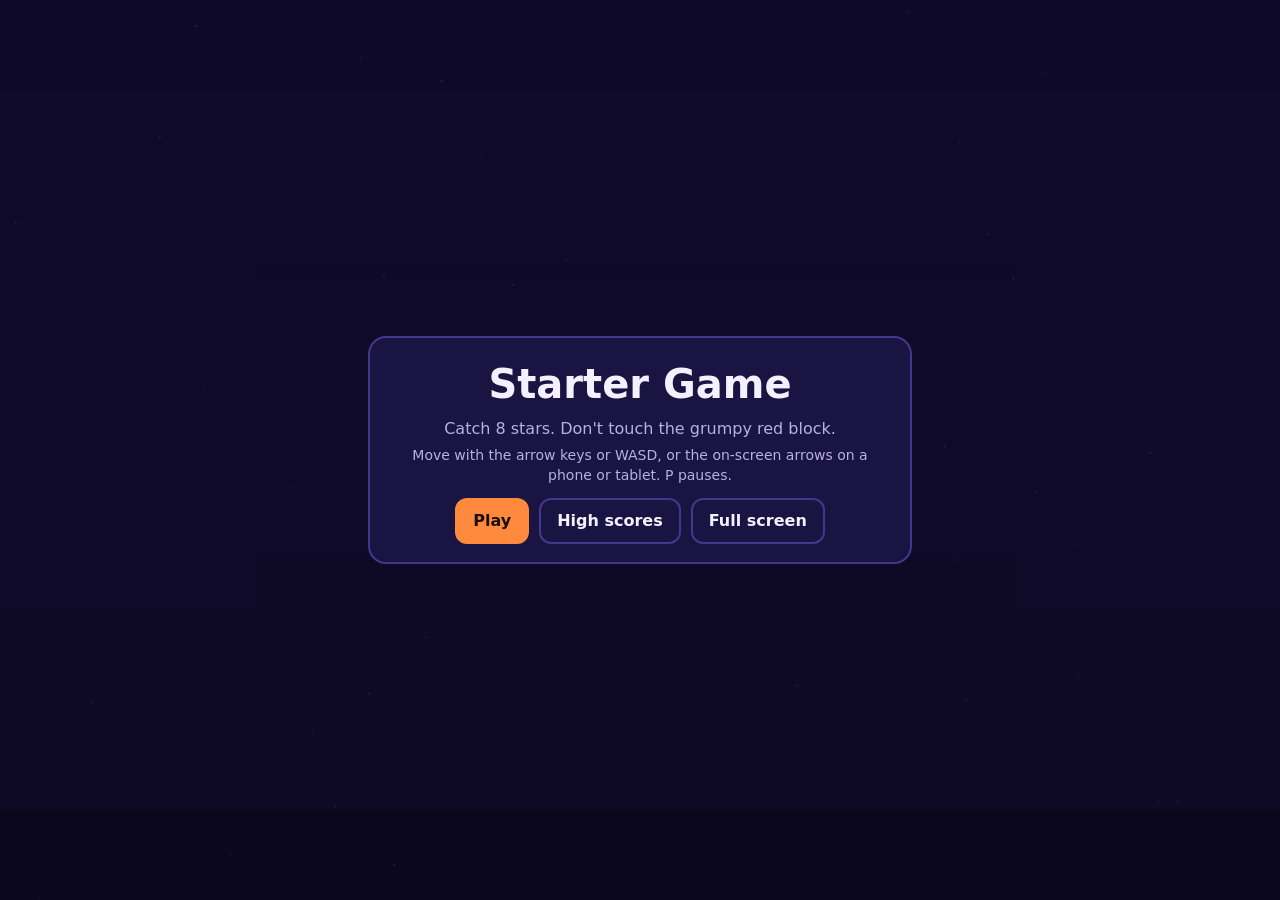
<file: templates/game/index.html>
<!doctype html>
<html lang="en">
<head>
<meta charset="utf-8">
<meta name="robots" content="noindex">
<meta name="viewport" content="width=device-width,initial-scale=1,maximum-scale=1,user-scalable=no,viewport-fit=cover">
<meta name="apple-mobile-web-app-capable" content="yes">
<meta name="mobile-web-app-capable" content="yes">
<meta name="theme-color" content="#0b0820">
<meta name="apple-mobile-web-app-status-bar-style" content="black-translucent">
<meta name="apple-mobile-web-app-title" content="Starter Game">
<link rel="manifest" href="manifest.webmanifest">
<link rel="apple-touch-icon" href="apple-touch-icon.png">
<link rel="icon" href="icon-192.png">
<title>Starter Game</title>
</head>
<body>
<style>
/* Layout: one full-screen WebGL canvas. The HUD, menus and touch buttons are plain HTML on top of it. */
:root { --space:#0b0820; --panel:#1a1442; --edge:#43378c; --ink:#f4f0ff; --muted:#b8afe2; --hot:#ff8a3d; --good:#7dffa0; }
* { box-sizing: border-box; }
[hidden] { display: none !important; }
/* The page is pinned so it can never scroll, even when a host adds padding around it. */
html { box-sizing: border-box; overflow: hidden; height: 100%; background: var(--space); }
body { position: fixed; inset: 0; margin: 0; overflow: hidden; color: var(--ink);
  font: 16px/1.4 "Trebuchet MS", system-ui, sans-serif;
  touch-action: none; user-select: none; -webkit-user-select: none; -webkit-touch-callout: none; }
canvas { position: absolute; inset: 0; width: 100%; height: 100%; display: block; }
#hud { position: absolute; top: max(8px, env(safe-area-inset-top)); left: max(12px, env(safe-area-inset-left)); right: max(12px, env(safe-area-inset-right));
  display: flex; gap: 14px; align-items: center; font-weight: 700; pointer-events: none; }
#hud .spacer { flex: 1; }
button { font: inherit; font-weight: 700; color: var(--ink); background: var(--panel); border: 2px solid var(--edge);
  border-radius: 12px; padding: 10px 16px; min-height: 44px; cursor: pointer; }
button.primary { background: var(--hot); border-color: var(--hot); color: #1b0d00; }
#btnPause { pointer-events: auto; }
.screen { position: absolute; inset: 0; display: flex; align-items: center; justify-content: center; padding: 16px; background: rgba(11,8,32,.82); overflow: auto; }
.screen[hidden] { display: none; }
.card { width: min(34rem, 100%); max-height: 100%; overflow: auto; background: var(--panel); border: 2px solid var(--edge); border-radius: 18px; padding: 18px 20px; text-align: center; }
.card h1 { margin: 0 0 6px; font-size: clamp(26px, 6vw, 40px); }
.card p { margin: 6px 0; color: var(--muted); }
.row { display: flex; gap: 10px; justify-content: center; flex-wrap: wrap; margin-top: 12px; }
.note { font-size: 14px; color: var(--muted); }
.good { color: var(--good); font-weight: 700; }
table { margin: 10px auto 0; border-collapse: collapse; }
td { padding: 2px 10px; text-align: left; }
tr.new td { color: var(--good); font-weight: 700; }
/* 16px or bigger, or iOS zooms the page when the field is tapped */
#initials { font: 700 24px monospace; width: 5.5ch; text-align: center; text-transform: uppercase; padding: 6px; border-radius: 10px; border: 2px solid var(--edge); background: #fff; color: #111; user-select: text; -webkit-user-select: text; }
/* Touch buttons: only shown on touch screens (see "isTouch" in the script). */
#touch { position: absolute; left: max(14px, env(safe-area-inset-left)); bottom: max(14px, env(safe-area-inset-bottom));
  display: grid; grid-template: repeat(3, 60px) / repeat(3, 60px); gap: 4px; }
#touch[hidden] { display: none; }
#touch button { padding: 0; font-size: 24px; opacity: .75; border-radius: 16px; }
#tUp { grid-area: 1 / 2; } #tLeft { grid-area: 2 / 1; } #tRight { grid-area: 2 / 3; } #tDown { grid-area: 3 / 2; }
</style>

<canvas id="view"></canvas>

<div id="hud" hidden>
  <span id="hudScore">Stars: 0</span>
  <span id="hudLives">Lives: 3</span>
  <span class="spacer"></span>
  <button id="btnPause" aria-label="Pause">II</button>
</div>

<div id="touch" hidden>
  <button id="tUp" aria-label="Up">&#9650;</button>
  <button id="tLeft" aria-label="Left">&#9664;</button>
  <button id="tRight" aria-label="Right">&#9654;</button>
  <button id="tDown" aria-label="Down">&#9660;</button>
</div>

<section class="screen" id="scrTitle">
  <div class="card">
    <h1>Starter Game</h1>
    <p>Catch 8 stars. Don't touch the grumpy red block.</p>
    <p class="note">Move with the arrow keys or WASD, or the on-screen arrows on a phone or tablet. P pauses.</p>
    <p id="titleTop"></p>
    <p id="titleBot" class="good"></p>
    <p id="titleBuild" class="note"></p>
    <div class="row">
      <button class="primary" id="btnPlay">Play</button>
      <button id="btnScores">High scores</button>
      <button id="btnFull">Full screen</button>
      <button id="allGames" hidden>All games</button>
    </div>
    <p class="note" id="fullNote" hidden></p>
  </div>
</section>

<section class="screen" id="scrPause" hidden>
  <div class="card">
    <h1>Paused</h1>
    <div class="row"><button class="primary" id="btnResume">Keep playing</button><button id="btnQuit">Quit to title</button></div>
  </div>
</section>

<section class="screen" id="scrEnd" hidden>
  <div class="card">
    <h1 id="endTitle"></h1>
    <p id="endScore"></p>
    <p id="endBot" class="good"></p>
    <div id="endForm" hidden>
      <p>You made the high score table! Enter your initials:</p>
      <div class="row"><input id="initials" maxlength="3" autocomplete="off" autocapitalize="characters" spellcheck="false"><button class="primary" id="btnSave">Save</button></div>
    </div>
    <div id="endTable"></div>
    <div class="row"><button class="primary" id="btnAgain">Play again</button><button id="btnMenu">Title</button></div>
  </div>
</section>

<section class="screen" id="scrScores" hidden>
  <div class="card">
    <h1>High scores</h1>
    <div id="scoresTable"></div>
    <div class="row"><button class="primary" id="btnBack">Back</button></div>
  </div>
</section>

<!-- The build number, written by stamp_build.py right before publishing. -->
<!-- BUILD-START -->
<script>window.GAME_BUILD = null;</script>
<!-- BUILD-END -->
<!-- The test harness writes the bots' scores between these two markers. Keep them before the main script. -->
<!-- BOT-SCORES-START -->
<script>window.BOT_SCORES = null;</script>
<!-- BOT-SCORES-END -->

<script>
'use strict';
// =====================================================================================
// STARTER GAME. Copy this folder to games/<your-game-name>/ and turn it into your game.
// The parts every game needs are already wired up and tested. Keep them working:
//   fixed-step update(), one Input object, seeded random numbers, saved high scores,
//   pause, touch buttons, full screen, the test hook, and the page that never scrolls.
// Replace the parts marked "YOUR GAME": CONFIG, the Game object and the drawing.
// =====================================================================================

// ---------- CONFIG ----------
// GAME_ID must be exactly the game's folder name. Saved data is stored under "<GAME_ID>.something".
const GAME_ID = 'game';
const TITLE = 'Starter Game';       // also change the <title>, the title screen heading and manifest.webmanifest
const SCORE_NAME = 'points';        // what the score is called on screen
const CFG = {                       // YOUR GAME: every tuning number lives here
  W: 16, H: 9,                      // size of the world, in world units (the camera shows all of it)
  STEPS_PER_SECOND: 60,             // the simulation always moves in steps of exactly 1/60 s
  LIVES: 3,
  PLAYER_SIZE: 0.7, PLAYER_SPEED: 5,
  STARS_TO_WIN: 8, STAR_SIZE: 0.5, STAR_POINTS: 10, LIFE_BONUS: 50,
  FOE_SIZE: 1.1, FOE_SPEED: 2.4, FOE_SPEEDUP: 0.3, FOE_NAP: 2,   // the foe naps for 2 s, then speeds up with every star
  SAFE_SECONDS: 1.5,                // can't be hurt for this long after losing a life
  MAX_SECONDS: 120,                 // a bot run longer than this counts as a fail
};
const STEP = 1 / CFG.STEPS_PER_SECOND;
const $ = id => document.getElementById(id);
const clamp = (v, lo, hi) => Math.max(lo, Math.min(hi, v));

// ---------- SEEDED RANDOM NUMBERS ----------
// Use rand() for anything that changes the game (where things appear, which way they move), so the
// same seed always gives the same game. Math.random() is fine for looks only (sparkles, shake).
let rngState = 1;
function seedRandom(seed) { rngState = (seed >>> 0) || 1; }
function rand() { // "mulberry32": small, fast and good enough for games
  let t = (rngState += 0x6D2B79F5);
  t = Math.imul(t ^ (t >>> 15), t | 1);
  t ^= t + Math.imul(t ^ (t >>> 7), t | 61);
  return ((t ^ (t >>> 14)) >>> 0) / 4294967296;
}

// ---------- SAVED DATA ----------
// Every key is prefixed with the folder name. If the browser blocks storage, scores stay in memory.
const store = {
  mem: {},
  ok: (() => { try { const k = GAME_ID + '.__test'; localStorage.setItem(k, '1'); localStorage.removeItem(k); return true; } catch { return false; } })(),
  get(key, fallback) {
    try { const v = localStorage.getItem(GAME_ID + '.' + key); if (v != null) return JSON.parse(v); } catch { /* blocked or bad data */ }
    return key in this.mem ? this.mem[key] : fallback;
  },
  set(key, value) { this.mem[key] = value; try { localStorage.setItem(GAME_ID + '.' + key, JSON.stringify(value)); } catch { /* memory only */ } },
};
const Scores = { // top-10 table: [{ initials, score, detail, date }], highest first
  list() { const l = store.get('scores', []); return Array.isArray(l) ? l : []; },
  qualifies(score) { const l = this.list(); return score > 0 && (l.length < 10 || score > l[l.length - 1].score); },
  add(initials, score, detail) {
    const entry = { initials, score, detail, date: new Date().toISOString().slice(0, 10) };
    const l = this.list(); l.push(entry);
    l.sort((a, b) => b.score - a.score); // sort is stable, so ties keep the earlier entry first
    store.set('scores', l.slice(0, 10)); store.set('initials', initials);
    return l.indexOf(entry); // its row in the table (10 or more means it did not make the cut)
  },
  top() { const l = this.list(); return l.length ? l[0].score : 0; },
};

// ---------- SOUND (made in code; starts only after the first tap or key, an iOS rule) ----------
const Sound = {
  ctx: null,
  unlock() { if (this.ctx || Hook.mode === 'bot') return; try { this.ctx = new (window.AudioContext || window.webkitAudioContext)(); } catch { /* no sound */ } },
  beep(freq, seconds = 0.12, type = 'square') {
    if (!this.ctx || Hook.mode === 'bot') return;
    const o = this.ctx.createOscillator(), g = this.ctx.createGain(), t = this.ctx.currentTime;
    o.type = type; o.frequency.value = freq; g.gain.setValueAtTime(0.12, t); g.gain.exponentialRampToValueAtTime(0.001, t + seconds);
    o.connect(g).connect(this.ctx.destination); o.start(t); o.stop(t + seconds);
  },
};

// ---------- INPUT ----------
// Keyboard, touch buttons and the test hook all feed this one object. The game only ever reads
// Input.x() and Input.y(). Add new buttons here (for example Input.fire()), never in Game.update.
const Hook = { mode: null, steps: 0, bot: { x: 0, y: 0 } }; // test hook state; the hook itself is at the end
const Input = {
  keys: new Set(),    // keyboard keys held right now (KeyboardEvent.code)
  touch: new Set(),   // touch buttons held right now: 'left', 'right', 'up', 'down'
  held(dir, ...codes) { return this.touch.has(dir) || codes.some(c => this.keys.has(c)); },
  x() { return Hook.mode === 'bot' ? Hook.bot.x : (this.held('right', 'ArrowRight', 'KeyD') ? 1 : 0) - (this.held('left', 'ArrowLeft', 'KeyA') ? 1 : 0); },
  y() { return Hook.mode === 'bot' ? Hook.bot.y : (this.held('down', 'ArrowDown', 'KeyS') ? 1 : 0) - (this.held('up', 'ArrowUp', 'KeyW') ? 1 : 0); },
  clear() { this.keys.clear(); this.touch.clear(); },
};
const isTouch = matchMedia('(pointer: coarse)').matches || 'ontouchstart' in window;
const typing = e => e.target && e.target.matches && e.target.matches('input, textarea');

addEventListener('keydown', e => {
  Sound.unlock();
  if (typing(e)) return;                       // typing initials: no game shortcuts
  if (e.code.startsWith('Arrow') || e.code === 'Space') e.preventDefault();
  if (e.repeat) return;
  Input.keys.add(e.code);
  if (e.code === 'KeyP' || e.code === 'Escape') Game.togglePause();
  if (e.code === 'KeyF') Full.toggle();
  if (e.code === 'Enter') UI.primary();
});
addEventListener('keyup', e => Input.keys.delete(e.code));
addEventListener('blur', () => { Input.clear(); if (!Hook.mode) Game.pause(); });
document.addEventListener('visibilitychange', () => { if (document.hidden && !Hook.mode) Game.pause(); });
// stop pinch-zoom, double-tap zoom and long-press menus over the game
for (const ev of ['gesturestart', 'contextmenu', 'dblclick']) addEventListener(ev, e => { if (!typing(e)) e.preventDefault(); });
function bindHold(id, dir) { // a touch button that counts as "held" while a finger is on it
  const el = $(id);
  const down = e => { e.preventDefault(); Sound.unlock(); Input.touch.add(dir); };
  const up = e => { e.preventDefault(); Input.touch.delete(dir); };
  el.addEventListener('pointerdown', down); el.addEventListener('pointerup', up);
  el.addEventListener('pointercancel', up); el.addEventListener('pointerleave', up);
}
bindHold('tLeft', 'left'); bindHold('tRight', 'right'); bindHold('tUp', 'up'); bindHold('tDown', 'down');

// ---------- THE GAME (YOUR GAME: replace the rules in here) ----------
// state: 'title' | 'play' | 'paused' | 'won' | 'lost'
const Game = {
  state: 'title', score: 0, lives: CFG.LIVES, stars: 0, time: 0,
  player: null, star: null, foe: null,

  start(seed = (Date.now() >>> 0)) {
    seedRandom(seed);
    this.score = 0; this.lives = CFG.LIVES; this.stars = 0; this.time = 0;
    this.player = { x: CFG.W / 2, y: CFG.H / 2, safe: 0 };
    const a = 0.3 + rand() * 0.9; // the foe's first direction comes from the seed
    this.foe = { x: 1.2, y: 1.2, vx: Math.cos(a), vy: Math.sin(a) };
    this.placeStar();
    this.state = 'play';
    UI.show(null);
  },
  placeStar() { // somewhere at least 4 units from the player, so it is never a free point
    let x, y;
    do { x = 1 + rand() * (CFG.W - 2); y = 1.5 + rand() * (CFG.H - 2.5); } while (Math.hypot(x - this.player.x, y - this.player.y) < 4);
    this.star = { x, y, startDist: Math.hypot(x - this.player.x, y - this.player.y) };
  },

  // One fixed step of the simulation. No drawing and no real clock in here: the test hook calls
  // this thousands of times a second to let bots play.
  update(dt) {
    if (this.state !== 'play') return;
    this.time += dt;
    const p = this.player, f = this.foe, half = CFG.PLAYER_SIZE / 2;

    // player
    let dx = Input.x(), dy = Input.y();
    if (dx && dy) { dx *= Math.SQRT1_2; dy *= Math.SQRT1_2; } // diagonals are not faster
    p.x = clamp(p.x + dx * CFG.PLAYER_SPEED * dt, half, CFG.W - half);
    p.y = clamp(p.y + dy * CFG.PLAYER_SPEED * dt, half, CFG.H - half);
    p.safe = Math.max(0, p.safe - dt);

    // foe: naps at first, then bounces around the walls, a bit faster with every star
    if (this.time > CFG.FOE_NAP) {
      const speed = CFG.FOE_SPEED + CFG.FOE_SPEEDUP * this.stars, fh = CFG.FOE_SIZE / 2;
      f.x += f.vx * speed * dt; f.y += f.vy * speed * dt;
      if (f.x < fh || f.x > CFG.W - fh) { f.vx = -f.vx; f.x = clamp(f.x, fh, CFG.W - fh); }
      if (f.y < fh || f.y > CFG.H - fh) { f.vy = -f.vy; f.y = clamp(f.y, fh, CFG.H - fh); }
    }
    const reach = (CFG.FOE_SIZE + CFG.PLAYER_SIZE) / 2 - 0.08; // a little forgiving
    if (p.safe <= 0 && Math.abs(f.x - p.x) < reach && Math.abs(f.y - p.y) < reach) {
      this.lives--; p.safe = CFG.SAFE_SECONDS; Sound.beep(120, 0.3, 'sawtooth');
      if (this.lives <= 0) return this.end(false);
    }

    // star
    if (Math.hypot(this.star.x - p.x, this.star.y - p.y) < (CFG.STAR_SIZE + CFG.PLAYER_SIZE) / 2) {
      this.stars++; this.score += CFG.STAR_POINTS; Sound.beep(660 + 60 * this.stars);
      if (this.stars >= CFG.STARS_TO_WIN) { this.score += CFG.LIFE_BONUS * this.lives; return this.end(true); }
      this.placeStar();
    }
  },

  // How close the player is to winning, from 0 to 1. Bots chase this number, so it must grow with
  // every real step forward: here, stars caught plus how close the next star is.
  progress() {
    if (this.state === 'won') return 1;
    if (!this.player) return 0;
    const near = 1 - clamp(Math.hypot(this.star.x - this.player.x, this.star.y - this.player.y) / this.star.startDist, 0, 1);
    return Math.min(0.999, (this.stars + 0.9 * near) / CFG.STARS_TO_WIN);
  },

  end(won) {
    this.state = won ? 'won' : 'lost';
    Sound.beep(won ? 880 : 90, 0.5, won ? 'triangle' : 'sawtooth');
    if (Hook.mode !== 'bot') UI.endRun(won); // bot runs show no screens and save nothing
  },
  play() { Hook.mode = null; this.start(); }, // a player starting a run (the test hook calls start(seed) itself)
  pause() { if (this.state === 'play') { this.state = 'paused'; UI.show('scrPause'); } },
  togglePause() { if (this.state === 'paused') { this.state = 'play'; UI.show(null); } else this.pause(); },
  toTitle() { this.state = 'title'; Hook.mode = null; Input.clear(); UI.show('scrTitle'); },
};

// ---------- RENDERER (plain WebGL: colored triangles, no library) ----------
const canvas = $('view');
const gl = canvas.getContext('webgl', { antialias: true, alpha: false });
const R = { verts: [], prog: null, buf: null, scale: 1, ox: 0, oy: 0 };
function initGL() {
  const sh = (type, src) => { const s = gl.createShader(type); gl.shaderSource(s, src); gl.compileShader(s); return s; };
  R.prog = gl.createProgram();
  gl.attachShader(R.prog, sh(gl.VERTEX_SHADER, 'attribute vec2 p; attribute vec4 c; uniform vec2 size; varying vec4 v; void main(){ v=c; gl_Position=vec4(p.x/size.x*2.0-1.0, 1.0-p.y/size.y*2.0, 0.0, 1.0); }'));
  gl.attachShader(R.prog, sh(gl.FRAGMENT_SHADER, 'precision mediump float; varying vec4 v; void main(){ gl_FragColor=v; }'));
  gl.linkProgram(R.prog); gl.useProgram(R.prog);
  R.buf = gl.createBuffer(); gl.bindBuffer(gl.ARRAY_BUFFER, R.buf);
  const p = gl.getAttribLocation(R.prog, 'p'), c = gl.getAttribLocation(R.prog, 'c');
  gl.enableVertexAttribArray(p); gl.vertexAttribPointer(p, 2, gl.FLOAT, false, 24, 0);
  gl.enableVertexAttribArray(c); gl.vertexAttribPointer(c, 4, gl.FLOAT, false, 24, 8);
  gl.enable(gl.BLEND); gl.blendFunc(gl.SRC_ALPHA, gl.ONE_MINUS_SRC_ALPHA);
}
function resize() { // fit the whole world on screen, centered, on any screen shape
  const dpr = Math.min(window.devicePixelRatio || 1, 2);
  canvas.width = Math.round(canvas.clientWidth * dpr); canvas.height = Math.round(canvas.clientHeight * dpr);
  R.scale = Math.min(canvas.width / CFG.W, canvas.height / CFG.H);
  R.ox = (canvas.width - CFG.W * R.scale) / 2; R.oy = (canvas.height - CFG.H * R.scale) / 2;
}
const hex = (h, a = 1) => [parseInt(h.slice(1, 3), 16) / 255, parseInt(h.slice(3, 5), 16) / 255, parseInt(h.slice(5, 7), 16) / 255, a];
// tri() and rect() take screen pixels; wrect() and wdiamond() take world units.
function tri(x1, y1, x2, y2, x3, y3, c1, c2 = c1, c3 = c1) { R.verts.push(x1, y1, ...c1, x2, y2, ...c2, x3, y3, ...c3); }
function rect(x, y, w, h, top, bottom = top) { tri(x, y, x + w, y, x, y + h, top, top, bottom); tri(x + w, y, x + w, y + h, x, y + h, top, bottom, bottom); }
function wrect(cx, cy, size, color) { rect(R.ox + (cx - size / 2) * R.scale, R.oy + (cy - size / 2) * R.scale, size * R.scale, size * R.scale, color); }
function wdiamond(cx, cy, size, color) {
  const x = R.ox + cx * R.scale, y = R.oy + cy * R.scale, r = size / 2 * R.scale;
  tri(x, y - r, x + r, y, x, y + r, color); tri(x, y - r, x - r, y, x, y + r, color);
}
const BACKDROP = Array.from({ length: 70 }, () => ({ x: Math.random(), y: Math.random(), s: 1 + Math.random() * 2, a: 0.25 + Math.random() * 0.6 })); // looks only
function draw(now) { // YOUR GAME: draw your world here
  R.verts.length = 0;
  rect(0, 0, canvas.width, canvas.height, hex('#1b1147'), hex('#070514'));
  for (const s of BACKDROP) rect(s.x * canvas.width, s.y * canvas.height, s.s, s.s, hex('#ffffff', s.a * (0.7 + 0.3 * Math.sin(now / 600 + s.x * 40))));
  rect(R.ox, R.oy, CFG.W * R.scale, CFG.H * R.scale, hex('#2a1f6b', 0.35), hex('#43378c', 0.35));
  if (Game.player) {
    const p = Game.player, f = Game.foe, s = Game.star;
    wdiamond(s.x, s.y, CFG.STAR_SIZE * (1.5 + 0.2 * Math.sin(now / 150)), hex('#ffe066'));
    wdiamond(s.x, s.y, CFG.STAR_SIZE * 0.8, hex('#fff7cc'));
    wrect(f.x, f.y, CFG.FOE_SIZE, hex(Game.time > CFG.FOE_NAP ? '#ff5d6c' : '#8a4a66'));
    wrect(f.x - 0.22, f.y - 0.12, 0.18, hex('#2a0010')); wrect(f.x + 0.22, f.y - 0.12, 0.18, hex('#2a0010'));
    if (p.safe <= 0 || Math.floor(now / 90) % 2) { // blink while safe after a hit
      wrect(p.x, p.y, CFG.PLAYER_SIZE, hex('#7dffa0'));
      wrect(p.x - 0.14, p.y - 0.08, 0.12, hex('#0b0820')); wrect(p.x + 0.14, p.y - 0.08, 0.12, hex('#0b0820'));
    }
  }
  gl.viewport(0, 0, canvas.width, canvas.height);
  gl.uniform2f(gl.getUniformLocation(R.prog, 'size'), canvas.width, canvas.height);
  gl.bufferData(gl.ARRAY_BUFFER, new Float32Array(R.verts), gl.DYNAMIC_DRAW);
  gl.drawArrays(gl.TRIANGLES, 0, R.verts.length / 6);
}

// ---------- SCREENS AND HUD ----------
const esc = s => String(s).replace(/[&<>"]/g, c => ({ '&': '&amp;', '<': '&lt;', '>': '&gt;', '"': '&quot;' }[c]));
const UI = {
  pending: null, // a finished run waiting for initials: { score, detail }
  show(id) {
    for (const s of document.querySelectorAll('.screen')) s.hidden = s.id !== id;
    const playing = id === null || id === 'scrPause';
    $('hud').hidden = !playing; $('touch').hidden = !(playing && isTouch);
    if (id === 'scrTitle') this.syncTitle();
  },
  syncTitle() {
    const top = Scores.top(), bot = window.BOT_SCORES && window.BOT_SCORES.champion;
    $('titleTop').textContent = top ? `Top score: ${top} ${SCORE_NAME}` : '';
    $('titleBot').textContent = bot ? `Bot's best: ${bot.score} ${SCORE_NAME}. Can you beat it?` : '';
    $('titleBuild').textContent = window.GAME_BUILD ? `Build ${window.GAME_BUILD}` : '';
  },
  syncHud() { $('hudScore').textContent = `Stars: ${Game.stars} of ${CFG.STARS_TO_WIN}`; $('hudLives').textContent = `Lives: ${Game.lives}`; },
  table(newRow = -1) { // newRow: which row to highlight
    const l = Scores.list();
    const rows = l.map((e, i) => `<tr class="${i === newRow ? 'new' : ''}"><td>${i + 1}.</td><td>${esc(e.initials)}</td><td>${e.score}</td><td>${esc(e.detail || '')}</td></tr>`).join('');
    return (l.length ? `<table>${rows}</table>` : '<p>No scores yet. Be the first!</p>') + (store.ok ? '' : '<p class="note">Scores can\'t be saved in this browser.</p>');
  },
  endRun(won) {
    const score = Game.score, detail = won ? 'All stars!' : `${Game.stars} star${Game.stars === 1 ? '' : 's'}`;
    const bot = window.BOT_SCORES && window.BOT_SCORES.champion;
    $('endTitle').textContent = won ? 'You win!' : 'Game over';
    $('endScore').textContent = `Score: ${score} ${SCORE_NAME}`;
    $('endBot').textContent = bot && score > bot.score ? 'You beat the bot!' : '';
    const saving = !Hook.mode && Scores.qualifies(score); // test runs never save
    this.pending = saving ? { score, detail } : null;
    $('endForm').hidden = !saving;
    $('endTable').innerHTML = this.table();
    this.show('scrEnd');
    if (saving) { $('initials').value = store.get('initials', ''); if (!isTouch) $('initials').focus(); }
  },
  save() { // also called when leaving the screen, so a score is never lost
    if (!this.pending) return;
    const initials = ($('initials').value.toUpperCase().replace(/[^A-Z]/g, '') || '???').slice(0, 3);
    const row = Scores.add(initials, this.pending.score, this.pending.detail);
    this.pending = null; $('endForm').hidden = true; $('initials').blur();
    $('endTable').innerHTML = this.table(row);
  },
  primary() { // what Enter does on each screen
    if (Game.state === 'title' && !$('scrScores').hidden) return this.show('scrTitle');
    if (Game.state === 'title') return Game.play();
    if (Game.state === 'paused') return Game.togglePause();
    if (Game.state === 'won' || Game.state === 'lost') { this.save(); Game.play(); }
  },
};
$('initials').addEventListener('input', e => { e.target.value = e.target.value.toUpperCase().replace(/[^A-Z]/g, '').slice(0, 3); });
$('initials').addEventListener('keydown', e => { if (e.code === 'Enter') { e.preventDefault(); UI.save(); } });
const onTap = (id, fn) => $(id).addEventListener('click', () => { Sound.unlock(); fn(); });
onTap('btnPlay', () => Game.play());
onTap('btnScores', () => { $('scoresTable').innerHTML = UI.table(); UI.show('scrScores'); });
onTap('btnBack', () => UI.show('scrTitle'));
onTap('btnPause', () => Game.togglePause());
onTap('btnResume', () => Game.togglePause());
onTap('btnQuit', () => Game.toTitle());
onTap('btnSave', () => UI.save());
onTap('btnAgain', () => { UI.save(); Game.play(); });
onTap('btnMenu', () => { UI.save(); Game.toTitle(); });

// ---------- FULL SCREEN ----------
// iPhones never let a web page go full screen; the note tells players to use Add to Home Screen.
const Full = {
  supported: () => !!(document.documentElement.requestFullscreen || document.documentElement.webkitRequestFullscreen),
  toggle() {
    const el = document.documentElement, on = document.fullscreenElement || document.webkitFullscreenElement;
    const blocked = () => { $('fullNote').hidden = false; $('fullNote').textContent = 'Full screen is blocked here. On an iPhone or iPad: tap Share, then Add to Home Screen, and open the game from its new icon.'; };
    if (on) return (document.exitFullscreen || document.webkitExitFullscreen).call(document);
    if (!this.supported()) return blocked();
    try { const r = (el.requestFullscreen || el.webkitRequestFullscreen).call(el); if (r && r.catch) r.catch(blocked); } catch { blocked(); }
  },
};
onTap('btnFull', () => Full.toggle());

// ---------- MAIN LOOP ----------
// Real time is chopped into fixed steps, so the game plays the same on slow and fast screens.
// In bot mode this loop only draws; the test hook's step() is the only thing that moves time.
let last = 0, owed = 0;
function frame(now) {
  const dt = Math.min(0.1, (now - last) / 1000 || 0); last = now;
  if (Hook.mode !== 'bot') { owed += dt; while (owed >= STEP) { Game.update(STEP); if (Hook.mode) Hook.steps++; owed -= STEP; } }
  UI.syncHud(); draw(now);
  requestAnimationFrame(frame);
}
if (gl) { initGL(); addEventListener('resize', resize); resize(); UI.show('scrTitle'); requestAnimationFrame(frame); }
else document.body.insertAdjacentHTML('beforeend', '<section class="screen"><div class="card"><h1>Sorry!</h1><p>This browser can\'t draw the game (WebGL is off).</p></div></section>');

// ---------- HOSTING EXTRAS (only switch on when served from games/<name>/ on the site) ----------
if (/\/games\/[^/]+\/?(index\.html)?$/.test(location.pathname)) {
  $('allGames').hidden = false; onTap('allGames', () => { location.href = '../../'; });
  if ('serviceWorker' in navigator && window.isSecureContext && location.protocol.startsWith('http')) addEventListener('load', () => navigator.serviceWorker.register('sw.js').catch(() => {}));
}
window.__game = { Game, Input, Scores, UI, Full, CFG, store }; // for test_game.py

// ---------- TEST HOOK (spec v1) ----------
// Lets the test harness and its bots play the game. See test-harness/GAME_TEST_HOOK_SPEC.md.
// Nothing changes for players unless something calls reset().
(() => {
  const ACTIONS = [ // YOUR GAME: 3 to 10 actions; "idle" first; join two with "_" to hold both
    { id: 'idle', desc: 'Stand still' },
    { id: 'left', desc: 'Move left' }, { id: 'right', desc: 'Move right' },
    { id: 'up', desc: 'Move up' }, { id: 'down', desc: 'Move down' },
    { id: 'left_up', desc: 'Move up and left' }, { id: 'right_up', desc: 'Move up and right' },
    { id: 'left_down', desc: 'Move down and left' }, { id: 'right_down', desc: 'Move down and right' },
  ];
  const MOVES = { left: [-1, 0], right: [1, 0], up: [0, -1], down: [0, 1] };
  const MAX_STEPS = CFG.MAX_SECONDS * CFG.STEPS_PER_SECOND;
  const status = () => Game.state === 'won' ? 'won' : Game.state === 'lost' ? 'lost' : Hook.steps >= MAX_STEPS ? 'timeout' : 'playing';

  window.GAME_TEST_HOOK = {
    version: 1,
    info: () => ({
      spec: 1, title: TITLE, stepsPerSecond: CFG.STEPS_PER_SECOND, levelCount: 1, scoreName: SCORE_NAME,
      maxSteps: MAX_STEPS, actions: ACTIONS.map(a => ({ ...a })),
      keys: { left: ['ArrowLeft'], right: ['ArrowRight'], up: ['ArrowUp'], down: ['ArrowDown'] }, smokeAction: 'right',
    }),
    reset({ seed = 1, level = 0, realtime = false } = {}) {
      Input.clear(); UI.pending = null;
      Hook.mode = realtime ? 'realtime' : 'bot'; Hook.steps = 0; Hook.bot = { x: 0, y: 0 };
      Game.start(seed);
      return this.getState();
    },
    step(action = 'idle', n = 1) {
      if (!ACTIONS.some(a => a.id === action)) throw new Error('Unknown action: ' + action);
      if (Hook.mode !== 'bot') throw new Error('Call reset() (bot mode) before step()');
      Hook.bot = { x: 0, y: 0 };
      if (action !== 'idle') for (const part of action.split('_')) { Hook.bot.x += MOVES[part][0]; Hook.bot.y += MOVES[part][1]; }
      for (let i = 0; i < n && status() === 'playing'; i++) { Game.update(STEP); Hook.steps++; }
      return this.getState();
    },
    getState() {
      const p = Game.player;
      return {
        status: status(), score: Game.score, lives: Game.lives, livesLost: CFG.LIVES - Game.lives,
        level: 0, levelsCompleted: Game.state === 'won' ? 1 : 0, progress: Game.progress(), steps: Hook.steps,
        player: p ? { x: +p.x.toFixed(3), y: +p.y.toFixed(3), safeSeconds: +p.safe.toFixed(2) } : null,
      };
    },
    observe() { // what a bot "sees": a small text map and a few facts
      if (!Game.player) return { text: 'Game not started.', facts: {} };
      const rows = Array.from({ length: CFG.H }, () => Array(CFG.W).fill('.'));
      const put = (o, ch) => { rows[clamp(Math.floor(o.y), 0, CFG.H - 1)][clamp(Math.floor(o.x), 0, CFG.W - 1)] = ch; };
      put(Game.star, '*'); put(Game.foe, 'X'); put(Game.player, '@');
      const d = (a, b) => `${Math.abs(a) < 0.3 ? 'level with you' : a > 0 ? b[0] : b[1]}`;
      const s = Game.star, p = Game.player;
      return {
        text: 'Legend: @ you, * star (catch it), X grumpy block (avoid it), . empty. Row 0 is the top.\n' + rows.map(r => r.join('')).join('\n'),
        facts: { stars: `${Game.stars} of ${CFG.STARS_TO_WIN}`, lives: Game.lives, starIs: `${d(s.x - p.x, ['right', 'left'])}, ${d(s.y - p.y, ['down', 'up'])}`, foeAwake: Game.time > CFG.FOE_NAP },
      };
    },
    selfCheck() { // YOUR GAME: report design problems the game can spot by itself (unreachable goals, impossible gaps)
      return [];
    },
  };
})();
</script>
</body>
</html>
</file>
<file: classics/arcade/src/ui/virtual-pad.css>
/* ==========================================================================
   Retro Arcade Collection — layout responsive + gamepad virtuale
   - Desktop (tastiera/mouse): solo il gioco, centrato e adattato alla finestra
   - Touch orizzontale: controlli ai lati del gioco (nello spazio "vuoto")
   - Touch verticale: gioco in alto, controlli sotto (zona dei pollici)
   ========================================================================== */

:root {
  --bg: #0a0a14;
  --panel: rgba(24, 24, 52, 0.78);
  --panel-on: rgba(60, 200, 255, 0.22);
  --edge: rgba(60, 200, 255, 0.45);
  --edge-on: #3cc8ff;
  --neon2: #8c32dc;
  --txt: #dcdcff;
  --sub: #9a9ab8;
  --vh: 1vh;
  /* larghezza delle colonne laterali in orizzontale: lo spazio libero accanto
     al gioco 4:3, ma abbastanza larghe per i pollici (fino a 150px) */
  --side: clamp(min(150px, 18vw), calc((100vw - 100vh * 4 / 3) / 2), 230px);
  --mini: 64px;
}
@supports (height: 100dvh) {
  :root {
    --vh: 1dvh;
    --side: clamp(min(150px, 18vw), calc((100vw - 100dvh * 4 / 3) / 2), 230px);
  }
}

* { margin: 0; padding: 0; box-sizing: border-box; }

html, body {
  width: 100%;
  height: 100%;
  background: var(--bg);
  overflow: hidden;
  overscroll-behavior: none;
  color: var(--txt);
  font-family: ui-monospace, 'Cascadia Mono', Consolas, 'Courier New', monospace;
}

#app {
  position: fixed;
  inset: 0;
  display: grid;
  grid-template-areas: "left stage right";
  grid-template-columns: 0 minmax(0, 1fr) 0;
  grid-template-rows: minmax(0, 1fr);
  /* rispetta notch e barre di sistema (viewport-fit=cover) */
  padding: env(safe-area-inset-top) env(safe-area-inset-right)
           env(safe-area-inset-bottom) env(safe-area-inset-left);
  touch-action: none;
  user-select: none;
  -webkit-user-select: none;
  -webkit-touch-callout: none;
  -webkit-tap-highlight-color: transparent;
}

#stage { grid-area: stage; position: relative; min-width: 0; min-height: 0; }
#game  { position: absolute; inset: 0; overflow: hidden; touch-action: none; }
#game canvas { display: block; touch-action: none; image-rendering: pixelated; }

/* ─── Colonne del pad ───────────────────────────────────────────────────── */

.pad {
  display: none;
  min-width: 0;
  min-height: 0;
  flex-direction: column;
  align-items: center;
  justify-content: space-between;
  gap: 10px;
  padding: 10px 6px;
}
.pad-left  { grid-area: left; }
.pad-right { grid-area: right; }

#app.pad-full .pad,
#app.pad-mini .pad { display: flex; }

#app.pad-full { grid-template-columns: var(--side) minmax(0, 1fr) var(--side); }
#app.pad-mini { grid-template-columns: var(--mini) minmax(0, 1fr) var(--mini); }

.pad-row {
  display: flex;
  flex-wrap: wrap;
  gap: 8px;
  justify-content: center;
  align-items: center;
}
.pad-row:empty { display: none; }
#app.pad-mini .pad-row { flex-direction: column; }
#app.pad-mini .pad { justify-content: center; }

/* ─── Verticale: gioco sopra, controlli sotto ──────────────────────────── */

@media (orientation: portrait) {
  #app.pad-full,
  #app.pad-mini {
    grid-template-areas: "stage stage" "left right";
    grid-template-columns: minmax(0, 1fr) minmax(0, 1fr);
  }
  #app.pad-full { grid-template-rows: auto minmax(0, 1fr); }
  #app.pad-full #stage {
    width: 100%;
    aspect-ratio: 4 / 3;
    max-height: calc(var(--vh) * 58);
  }
  /* first rows (system / utility buttons) aligned on top, controls centred below */
  #app.pad-full .pad { justify-content: flex-start; padding: 12px 10px 18px; }
  #app.pad-full #pad-dpad,
  #app.pad-full #pad-actions { margin: auto 0; }

  #app.pad-mini { grid-template-rows: minmax(0, 1fr) auto; }
  #app.pad-mini .pad { flex-direction: row; padding: 10px 14px 16px; }
  #app.pad-mini .pad-row { flex-direction: row; }
  #app.pad-mini .pad-left  { justify-content: flex-start; }
  #app.pad-mini .pad-right { justify-content: flex-end; }
}

/* ─── Pulsanti ──────────────────────────────────────────────────────────── */

#app button {
  -webkit-appearance: none;
  appearance: none;
  border: 2px solid var(--edge);
  background: var(--panel);
  color: var(--txt);
  font: inherit;
  display: inline-flex;
  flex-direction: column;
  align-items: center;
  justify-content: center;
  gap: 2px;
  cursor: pointer;
  touch-action: none;
  outline: none;
  transition: transform 60ms ease, background-color 60ms ease, box-shadow 60ms ease;
}
#app button svg { width: 55%; height: 55%; pointer-events: none; }
#app button .lbl, #app button .txt { pointer-events: none; white-space: nowrap; }
#app button.on,
#app button:active {
  background: var(--panel-on);
  border-color: var(--edge-on);
  box-shadow: 0 0 14px rgba(60, 200, 255, 0.55), inset 0 0 10px rgba(140, 50, 220, 0.35);
  transform: scale(0.94);
}

/* sistema: pausa / riavvia / menu / schermo intero */
#app button.sys {
  width: 46px;
  height: 46px;
  border-radius: 12px;
  border-color: rgba(140, 50, 220, 0.55);
}
#app button.sys svg { width: 20px; height: 20px; }
#app button.sys .lbl { font-size: 8px; letter-spacing: 0.02em; color: var(--sub); }
/* utility buttons (full screen / hide pad): icon only, the name stays in aria-label/title */
#app button.util .lbl { display: none; }
#app button.util svg { width: 22px; height: 22px; }

/* azioni: ruota, fuoco, drop… */
#app button.btn {
  --s: min(66px, calc(var(--vh) * 17));
  width: var(--s);
  height: var(--s);
  border-radius: 50%;
}
#app button.btn.big { --s: min(84px, calc(var(--vh) * 22)); }
#app button.btn .txt { font-size: 13px; font-weight: 700; letter-spacing: 0.04em; }
#app button.btn .lbl { font-size: 9px; color: var(--sub); }
#app button.btn svg { width: 46%; height: 46%; }

@media (orientation: portrait) {
  #app button.btn { --s: min(76px, 19vw); }
  #app button.btn.big { --s: min(92px, 23vw); }
}

/* ─── Croce direzionale ─────────────────────────────────────────────────── */

.dpad {
  position: relative;
  /* NB: no percentage here: the parent is sized by its content (circular size → d-pad collapsed) */
  width: min(150px, calc(var(--vh) * 36), calc(var(--side) - 14px));
  aspect-ratio: 1;
  border-radius: 50%;
  background:
    radial-gradient(circle at center, rgba(140, 50, 220, 0.18) 0 22%, transparent 23%),
    var(--panel);
  border: 2px solid var(--edge);
  touch-action: none;
  flex-shrink: 0;
}
.dpad.axis-x { aspect-ratio: 2.1; border-radius: 999px; }
.dpad.axis-y { aspect-ratio: 0.48; border-radius: 999px; }
@media (orientation: portrait) {
  .dpad { width: min(190px, 44vw, calc(var(--vh) * 30)); }
}

.dpad .arr {
  position: absolute;
  width: 36%;
  height: 36%;
  display: grid;
  place-items: center;
  color: var(--txt);
  opacity: 0.85;
  pointer-events: none;
  transition: color 60ms ease, filter 60ms ease;
}
.dpad .arr svg { width: 62%; height: 62%; }
.dpad .arr.up    { top: 3%;    left: 32%; }
.dpad .arr.down  { bottom: 3%; left: 32%; }
.dpad .arr.left  { left: 3%;   top: 32%; }
.dpad .arr.right { right: 3%;  top: 32%; }
.dpad.axis-x .arr { top: 0; height: 100%; width: 40%; }
.dpad.axis-x .arr.left  { left: 4%; }
.dpad.axis-x .arr.right { right: 4%; }
.dpad .arr.on {
  color: var(--edge-on);
  opacity: 1;
  filter: drop-shadow(0 0 6px var(--edge-on));
}

/* ─── Pulsanti flottanti (pad nascosto) ─────────────────────────────────── */

#fab {
  position: fixed;
  top: calc(env(safe-area-inset-top) + 8px);
  right: calc(env(safe-area-inset-right) + 8px);
  display: flex;
  gap: 6px;
  z-index: 10;
  opacity: 0;
  pointer-events: none;
  transition: opacity 300ms ease;
}
#fab.awake,
#fab.pinned { opacity: 0.6; pointer-events: auto; }
#fab:hover { opacity: 1; }
#fab[hidden] { display: none; }
#fab button.sys { width: 38px; height: 38px; }
#fab button.sys .lbl { display: none; }

/* ─── Messaggi di avvio ─────────────────────────────────────────────────── */

#boot,
#file-warning {
  position: fixed;
  inset: 0;
  display: grid;
  place-items: center;
  text-align: center;
  padding: 24px;
  font-size: 15px;
  line-height: 1.6;
  color: var(--txt);
  pointer-events: none;
}
#boot span { color: #32e6ff; letter-spacing: 0.15em; animation: blink 1s steps(2) infinite; }
#file-warning { background: var(--bg); pointer-events: auto; z-index: 100; }
#file-warning[hidden] { display: none; }
#file-warning code { color: #78f078; }
@keyframes blink { 50% { opacity: 0.25; } }

@media (prefers-reduced-motion: reduce) {
  #boot span { animation: none; }
  #app button { transition: none; }
}
</file>
